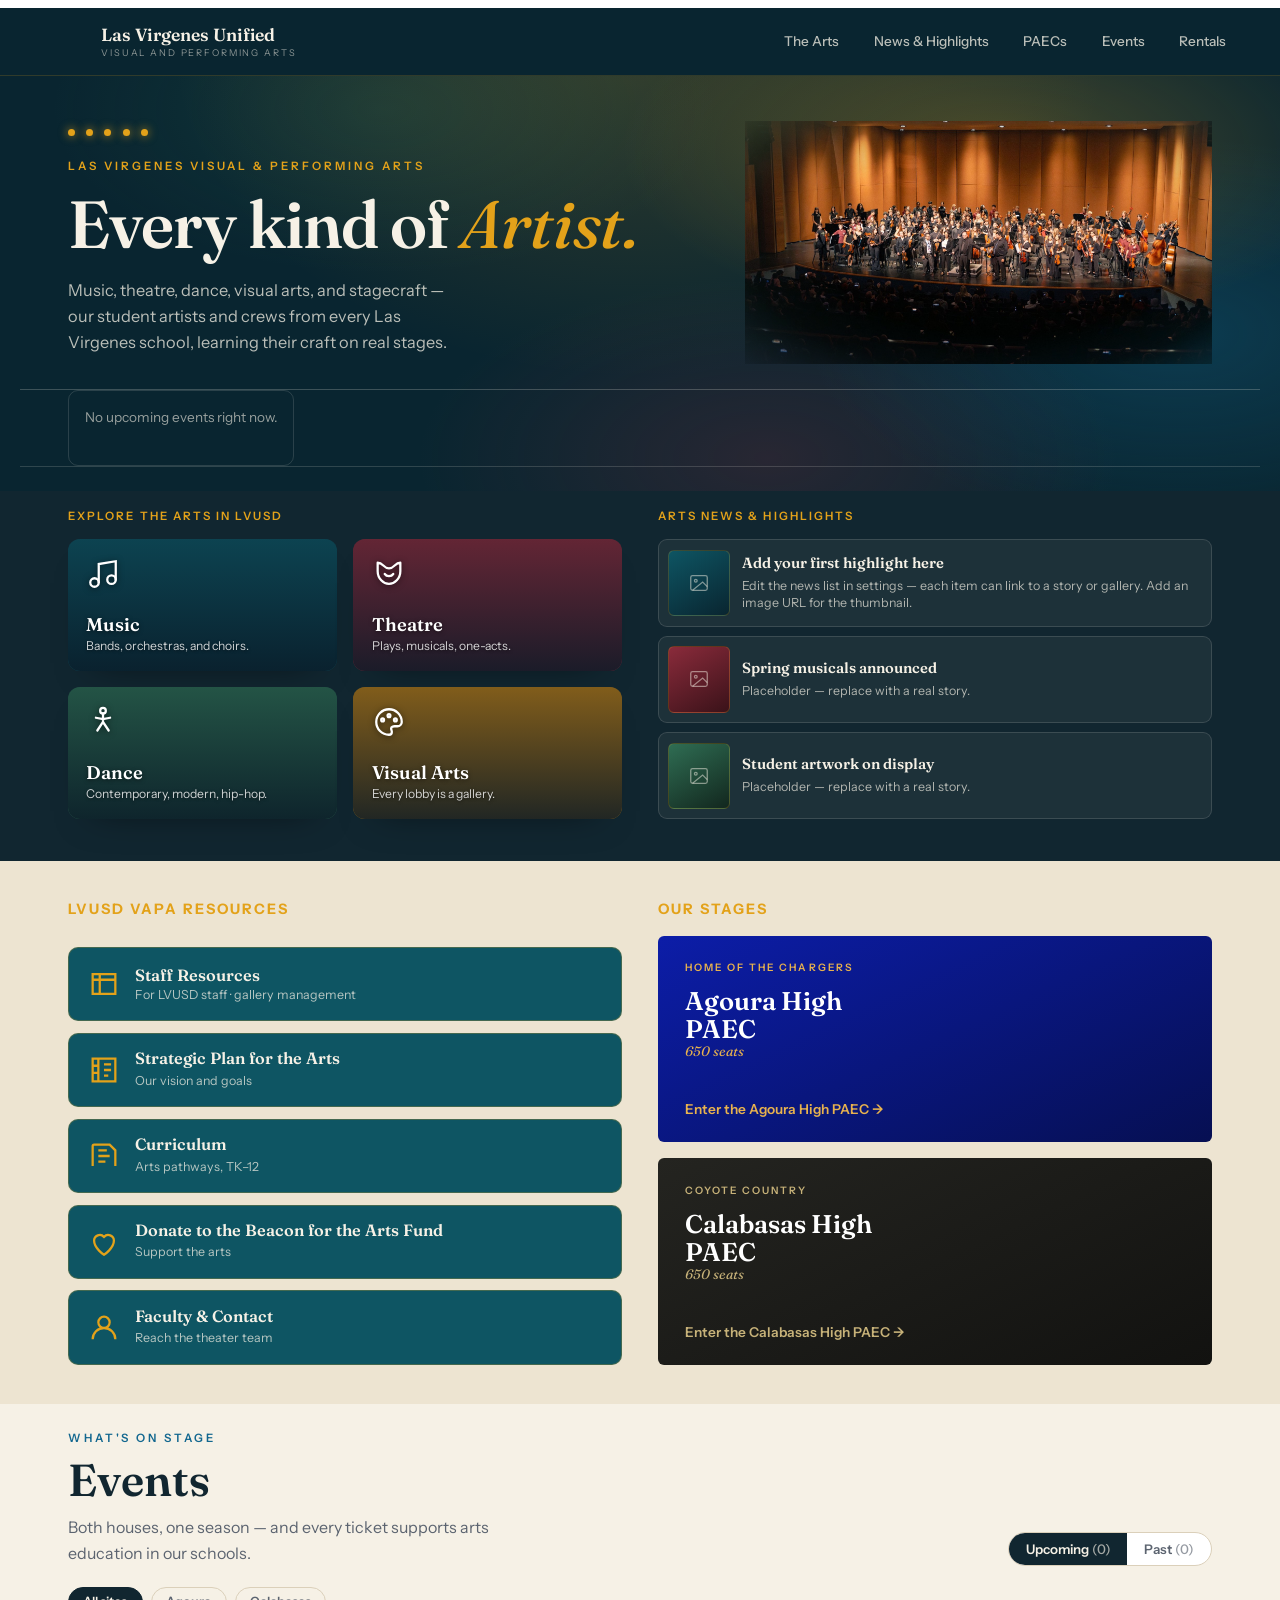
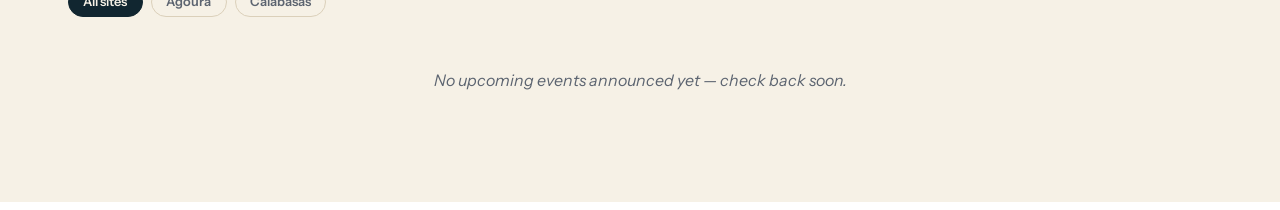
<file: index.html>
<!doctype html>
<html lang="en">
<head>
<meta charset="utf-8">
<meta name="viewport" content="width=device-width, initial-scale=1">
<title>LVUSD Visual &amp; Performing Arts</title>
<meta name="description" content="Las Virgenes Unified School District Visual &amp; Performing Arts — The PAECs: performances, programs, and performing arts education centers at Agoura High and Calabasas High.">
<meta property="og:title" content="LVUSD Visual & Performing Arts">
<meta property="og:description" content="Performances, programs, and the Performing Arts Education Centers at Agoura High and Calabasas High.">
<meta property="og:type" content="website">
<link rel="preconnect" href="https://fonts.googleapis.com">
<link rel="preconnect" href="https://fonts.gstatic.com" crossorigin>
</head>
<body>
<div id="paecs-app">
  <div class="pc-pg pc-hub pc-on" data-page="hub">
    <div class="pc-bar">
    <button class="pc-brand" data-go="hub"><span class="pc-logo" data-logo="shield"></span><span><b data-t="brand.name"></b><small data-t="brand.sub"></small></span></button>
    <nav class="pc-nav">
      <button data-scroll="arts" data-t="hub.nav.arts"></button>
      <button data-scroll="news" data-t="hub.nav.news"></button>
      <button data-scroll="stages" data-t="hub.nav.centers"></button>
      <button data-scroll="season" data-t="hub.nav.season"></button>
      <button data-go="rentals" data-t="hub.nav.rentals"></button>
    </nav>
    </div>

    <section class="pc-stage">
    <div class="pc-wrap pc-hero">
      <div>
        <div class="pc-bulbs"><i></i><i></i><i></i><i></i><i></i></div>
        <div class="pc-eyebrow" data-t="hub.hero.kicker"></div>
        <h1 class="pc-title" data-t="hub.hero.title"></h1>
        <p class="pc-lede" data-t="hub.hero.lede"></p>

      </div>
      <div class="lvusd-hero-gallery" role="group" aria-label="LVUSD student performance photographs">
        <img class="lvusd-hero-photo is-visible" src="assets/hero/orchestra-pathways.jpg" alt="Orchestra Pathways concert performers on stage" decoding="async" fetchpriority="high">
        <img class="lvusd-hero-photo" src="assets/hero/chs-clue.jpg" alt="CHS Clue cast performing on stage" decoding="async" loading="lazy">
      </div>
    </div>
    <div class="pc-wrap pc-event-rail" data-featured aria-label="Next upcoming performances"></div>
    </section>

    <section class="pc-sec pc-dark pc-artsband" data-anchor="arts">
    <div class="pc-wrap">
      <div class="pc-artsplit">
        <div class="pc-artsleft">
          <h2 class="pc-colh" data-t="hub.arts.heading"></h2>
          <div class="pc-progs pc-tiles pc-tiles-2x2" data-progs="hub.arts.programs"></div>
        </div>
        <div class="pc-artsright" data-anchor="news">
          <h2 class="pc-colh" data-t="hub.news.title"></h2>
          <div class="pc-news" data-news="hub.news.items"></div>
        </div>
      </div>
    </div>
    </section>

    <section class="pc-sec pc-tint pc-stagesband" data-anchor="stages">
    <div class="pc-wrap">
      <div class="pc-stagesplit">
        <div class="pc-quicklinks">
          <div class="pc-colh">LVUSD VAPA Resources</div>

          <button class="pc-qlink pc-staff-quicklink" type="button" data-go="staffresources"><span class="pc-qic"><svg viewBox="0 0 24 24" fill="none" stroke="currentColor" stroke-width="1.6"><path d="M4 5h16v14H4zM4 9h16M9 5v14"/></svg></span><span><b>Staff Resources</b><small>For LVUSD staff · gallery management</small></span></button>
          <a class="pc-qlink" href="https://docs.google.com/document/d/1AmJ2IwPrS68CHri04uB6m5fiPu1uaeTUscaCZ2FDVmI/edit?usp=sharing" target="_blank" rel="noopener noreferrer"><span class="pc-qic"><svg viewBox="0 0 24 24" fill="none" stroke="currentColor" stroke-width="1.6"><path d="M4 4h16v16H4zM8 4v16M4 9h4M4 14h4M12 8h5M12 12h5M12 16h3"/></svg></span><span><b>Strategic Plan for the Arts</b><small>Our vision and goals</small></span></a>
          <a class="pc-qlink" href="#"><span class="pc-qic"><svg viewBox="0 0 24 24" fill="none" stroke="currentColor" stroke-width="1.6"><path d="M4 19V5a1 1 0 011-1h11l4 4v11M8 8h6M8 12h8M8 16h5"/></svg></span><span><b>Curriculum</b><small>Arts pathways, TK&ndash;12</small></span></a>
          <a class="pc-qlink" href="#"><span class="pc-qic"><svg viewBox="0 0 24 24" fill="none" stroke="currentColor" stroke-width="1.6"><path d="M12 21s-7-4.5-7-10a4 4 0 017-2.6A4 4 0 0119 11c0 5.5-7 10-7 10z"/></svg></span><span><b>Donate to the Beacon for the Arts Fund</b><small>Support the arts</small></span></a>
          <a class="pc-qlink" href="https://sites.google.com/lvusd.org/vapa/home/faculty" target="_blank" rel="noopener noreferrer"><span class="pc-qic"><svg viewBox="0 0 24 24" fill="none" stroke="currentColor" stroke-width="1.6"><path d="M12 12a4 4 0 100-8 4 4 0 000 8zM4 20a8 8 0 0116 0"/></svg></span><span><b>Faculty &amp; Contact</b><small>Reach the theater team</small></span></a>
        </div>
        <div class="pc-venues-col"><div class="pc-colh">Our Stages</div>
        <div class="pc-venues pc-venues-stack">
        <button class="pc-venue pc-v-a" data-go="agoura">
          <span class="pc-crest" data-logo="agoura"></span>
          <span class="pc-campus" data-t="hub.stages.agoura.campus"></span>
          <span class="pc-vname" data-t="hub.stages.agoura.name"></span>
          <span class="pc-vsub" data-t="hub.stages.agoura.sub"></span>
          <span class="pc-vlist" data-list="hub.stages.agoura.features"></span>
          <span class="pc-enter" data-t="hub.stages.agoura.enter"></span>
        </button>
        <button class="pc-venue pc-v-c" data-go="calabasas">
          <span class="pc-crest" data-logo="cal"></span>
          <span class="pc-campus" data-t="hub.stages.calabasas.campus"></span>
          <span class="pc-vname" data-t="hub.stages.calabasas.name"></span>
          <span class="pc-vsub" data-t="hub.stages.calabasas.sub"></span>
          <span class="pc-vlist" data-list="hub.stages.calabasas.features"></span>
          <span class="pc-enter" data-t="hub.stages.calabasas.enter"></span>
        </button>
        </div></div>
      </div>
    </div>
    </section>

    <section class="pc-sec" data-anchor="season">
    <div class="pc-wrap">
      <div class="pc-head">
        <div>
          <div class="pc-kicker" data-t="hub.season.kicker"></div>
          <h2 data-t="hub.season.heading"></h2>
          <p data-t="hub.season.text"></p>
        </div>
        <div class="pc-toggle">
          <button class="pc-on" data-view="upcoming"><span class="pc-lbl" data-t="labels.upcoming"></span> <span class="pc-ct"></span></button>
          <button data-view="past"><span class="pc-lbl" data-t="labels.past"></span> <span class="pc-ct"></span></button>
        </div>
      </div>
      <div class="pc-cfilter">
        <button class="pc-on" data-center=""><span data-t="labels.allCenters"></span></button>
        <button data-center="APAEC"><span data-t="labels.agouraShort"></span></button>
        <button data-center="CPAEC"><span data-t="labels.calabasasShort"></span></button>
      </div>
      <div class="pc-events pc-events-compact" data-season="" data-window="2"></div>
    </div>
    </section>

    

    

      

    

    


  </div>

  <div class="pc-pg pc-agoura" data-page="agoura">
    <div class="pc-bar">
      <button class="pc-brand" data-go="hub" aria-label="LVUSD Visual and Performing Arts home"><span class="pc-logo" data-logo="shield"></span><span><b data-t="brand.name"></b><small data-t="brand.sub"></small></span></button>
      <nav class="pc-nav" aria-label="Main navigation">
        <button data-goscroll="hub:arts" data-t="hub.nav.arts"></button>
        <button data-goscroll="hub:news" data-t="hub.nav.news"></button>
        <button data-goscroll="hub:stages" data-t="hub.nav.centers"></button>
        <button data-goscroll="hub:season" data-t="hub.nav.season"></button>
        <button data-go="rentals" data-t="hub.nav.rentals"></button>
      </nav>
    </div>
    <section class="pc-stage">
    <div class="pc-wrap pc-hero">
      <div>
        <div class="pc-eyebrow" data-t="agoura.hero.kicker"></div>
        <h1 class="pc-title" data-t="agoura.hero.title"></h1>
        <p class="pc-lede" data-t="agoura.hero.lede"></p>
        <div class="pc-cta"><button class="pc-btn" data-scroll="aseason" data-t="agoura.hero.button1"></button><button class="pc-btn pc-ghost" data-go="hub" data-t="agoura.hero.button2"></button></div>
      </div>
      <img class="pc-hero-facility" src="assets/paec/agoura-paec-exterior.jpg" alt="Exterior of the Agoura High Performing Arts Education Center at dusk" decoding="async">
    </div>
    </section>
    <section class="pc-sec" data-anchor="aseason">
    <div class="pc-wrap">
      <div class="pc-head">
        <div><div class="pc-kicker" data-t="agoura.season.kicker"></div><h2 data-t="agoura.season.heading"></h2><p data-t="agoura.season.text"></p></div>
        <div class="pc-toggle">
          <button class="pc-on" data-view="upcoming"><span class="pc-lbl" data-t="labels.upcoming"></span> <span class="pc-ct"></span></button>
          <button data-view="past"><span class="pc-lbl" data-t="labels.past"></span> <span class="pc-ct"></span></button>
        </div>
      </div>
      <div class="pc-events" data-season="APAEC"></div>
    </div>
    </section>
    <section class="pc-sec pc-dark" data-anchor="aarts">
    <div class="pc-wrap">
      <div class="pc-head"><div><div class="pc-kicker" data-t="agoura.programs.kicker"></div><h2 data-t="agoura.programs.heading"></h2><p data-t="agoura.programs.text"></p></div></div>
      <div class="pc-progs" data-progs="agoura.programs.list"></div>
      <div class="pc-schools"><h3 data-t="agoura.schools.title"></h3><div class="pc-sgroups" data-schools="agoura.schools.groups"></div></div>
    </div>
    </section>
    <section class="pc-sec">
    <div class="pc-wrap"><div class="pc-band"><div><div class="pc-kicker pc-gold" data-t="agoura.rentals.kicker"></div><h2 data-t="agoura.rentals.heading"></h2><p data-t="agoura.rentals.text"></p></div></div></div>
    </section>
  </div>

  <div class="pc-pg pc-cal" data-page="calabasas">
    <div class="pc-bar">
      <button class="pc-brand" data-go="hub" aria-label="LVUSD Visual and Performing Arts home"><span class="pc-logo" data-logo="shield"></span><span><b data-t="brand.name"></b><small data-t="brand.sub"></small></span></button>
      <nav class="pc-nav" aria-label="Main navigation">
        <button data-goscroll="hub:arts" data-t="hub.nav.arts"></button>
        <button data-goscroll="hub:news" data-t="hub.nav.news"></button>
        <button data-goscroll="hub:stages" data-t="hub.nav.centers"></button>
        <button data-goscroll="hub:season" data-t="hub.nav.season"></button>
        <button data-go="rentals" data-t="hub.nav.rentals"></button>
      </nav>
    </div>
    <section class="pc-stage">
    <div class="pc-wrap pc-hero">
      <div>
        <div class="pc-eyebrow" data-t="calabasas.hero.kicker"></div>
        <h1 class="pc-title" data-t="calabasas.hero.title"></h1>
        <p class="pc-lede" data-t="calabasas.hero.lede"></p>
        <div class="pc-cta"><button class="pc-btn" data-scroll="cseason" data-t="calabasas.hero.button1"></button><button class="pc-btn pc-ghost" data-go="hub" data-t="calabasas.hero.button2"></button></div>
      </div>
      <img class="pc-hero-facility" src="assets/paec/calabasas-paec-exterior.jpg" alt="Exterior of the Calabasas High Performing Arts Education Center at dusk" decoding="async">
    </div>
    </section>
    <section class="pc-sec" data-anchor="cseason">
    <div class="pc-wrap">
      <div class="pc-head">
        <div><div class="pc-kicker" data-t="calabasas.season.kicker"></div><h2 data-t="calabasas.season.heading"></h2><p data-t="calabasas.season.text"></p></div>
        <div class="pc-toggle">
          <button class="pc-on" data-view="upcoming"><span class="pc-lbl" data-t="labels.upcoming"></span> <span class="pc-ct"></span></button>
          <button data-view="past"><span class="pc-lbl" data-t="labels.past"></span> <span class="pc-ct"></span></button>
        </div>
      </div>
      <div class="pc-events" data-season="CPAEC"></div>
    </div>
    </section>
    <section class="pc-sec pc-dark" data-anchor="carts">
    <div class="pc-wrap">
      <div class="pc-head"><div><div class="pc-kicker" data-t="calabasas.programs.kicker"></div><h2 data-t="calabasas.programs.heading"></h2><p data-t="calabasas.programs.text"></p></div></div>
      <div class="pc-progs" data-progs="calabasas.programs.list"></div>
      <div class="pc-schools"><h3 data-t="calabasas.schools.title"></h3><div class="pc-sgroups" data-schools="calabasas.schools.groups"></div></div>
    </div>
    </section>
    <section class="pc-sec">
    <div class="pc-wrap"><div class="pc-band"><div><div class="pc-kicker pc-gold" data-t="calabasas.rentals.kicker"></div><h2 data-t="calabasas.rentals.heading"></h2><p data-t="calabasas.rentals.text"></p></div></div></div>
    </section>
  </div>

  <div class="pc-pg pc-rent" data-page="rentals">
    <div class="pc-bar">
      <button class="pc-brand" data-go="hub" aria-label="LVUSD Visual and Performing Arts home"><span class="pc-logo" data-logo="shield"></span><span><b data-t="brand.name"></b><small data-t="brand.sub"></small></span></button>
      <nav class="pc-nav" aria-label="Main navigation">
        <button data-goscroll="hub:arts" data-t="hub.nav.arts"></button>
        <button data-goscroll="hub:news" data-t="hub.nav.news"></button>
        <button data-goscroll="hub:stages" data-t="hub.nav.centers"></button>
        <button data-goscroll="hub:season" data-t="hub.nav.season"></button>
        <button data-go="rentals" data-t="hub.nav.rentals"></button>
      </nav>
    </div>
    <section class="pc-stage">
    <div class="pc-wrap pc-hero">
      <div>
        <div class="pc-eyebrow" data-t="rentals.hero.kicker"></div>
        <h1 class="pc-title" data-t="rentals.hero.title"></h1>
        <p class="pc-lede" data-t="rentals.hero.lede"></p>
        <div class="pc-cta">
          <button class="pc-btn" data-scroll="rbook" data-t="rentals.hero.button1"></button>
          <button class="pc-btn pc-ghost" data-scroll="rspaces" data-t="rentals.hero.button2"></button>
        </div>
      </div>
      <div class="pc-hero-crest" data-logo="shield"></div>
    </div>
    </section>
    <section class="pc-sec" data-anchor="rspaces">
    <div class="pc-wrap">
      <div class="pc-head"><div><div class="pc-kicker" data-t="rentals.spaces.kicker"></div><h2 data-t="rentals.spaces.heading"></h2><p data-t="rentals.spaces.text"></p></div></div>
      <div class="pc-spaces" data-spaces="rentals.spaces.list"></div>
    </div>
    </section>
    <section class="pc-sec pc-tint" data-anchor="rgallery">
    <div class="pc-wrap">
      <div class="pc-head"><div><div class="pc-kicker" data-t="rentals.gallery.kicker"></div><h2 data-t="rentals.gallery.heading"></h2><p data-t="rentals.gallery.text"></p></div></div>
      <div class="pc-gal" data-gallery="rentals.gallery.images" data-solo="1"></div>
    </div>
    </section>

    <section class="pc-sec pc-dark" data-anchor="rtech">
    <div class="pc-wrap">
      <div class="pc-head"><div><div class="pc-kicker" data-t="rentals.tech.kicker"></div><h2 data-t="rentals.tech.heading"></h2><p data-t="rentals.tech.text"></p></div></div>
      <div class="pc-progs" data-specs="rentals.tech.list"></div>
    </div>
    </section>
    <section class="pc-sec pc-tint" data-anchor="rcost">
    <div class="pc-wrap">
      <div class="pc-head"><div><div class="pc-kicker" data-t="rentals.cost.kicker"></div><h2 data-t="rentals.cost.heading"></h2><p data-t="rentals.cost.text"></p></div></div>
      <div class="pc-fe">
        <div class="pc-fe-callout"><span class="pc-fe-tag" data-t="rentals.cost.calloutTag"></span><p data-t="rentals.cost.calloutText"></p></div>
        <div class="pc-fe-grid">
          <div>
            <div class="pc-fe-card">
              <h3><span class="pc-fe-num">01</span> Who&rsquo;s renting?</h3>
              <p class="pc-fe-hint">Your tier sets every rate below. Most outside groups fall into Tier III or IV.</p>
              <div class="pc-fe-tiers" id="pcFeTiers"></div>
            </div>
            <div class="pc-fe-card">
              <h3><span class="pc-fe-num">02</span> Spaces</h3>
              <p class="pc-fe-hint">Enter <b>rental hours</b> &mdash; your full time in the space. For the MainStage and Black Box, also enter <b>show hours</b>, the time an audience is present, which sets front-of-house staffing.</p>
              <div id="pcFeSpaces"></div>
            </div>
            <div class="pc-fe-card">
              <h3><span class="pc-fe-num">03</span> Staffing</h3>
              <p class="pc-fe-hint">Front of house matches your show hours; back of house and custodial match total space hours. Set how many staff you need. Admin &amp; box office is a flat fee on every booking.</p>
              <div id="pcFeStaff"></div>
            </div>
            <div class="pc-fe-card">
              <h3><span class="pc-fe-num">04</span> Equipment</h3>
              <p class="pc-fe-hint">Daily or per-use fees. Set the number of days where it applies.</p>
              <div id="pcFeEquip"></div>
              <div class="pc-fe-incl">
                <div class="pc-fe-inclhead"><span class="pc-fe-pill">Included</span> Comes with the space, no charge</div>
                <div class="pc-fe-inclgrid">
                  <div>
                    <h4>Stage &amp; lighting</h4>
                    <ul><li>Black and white scrims (MainStage)</li><li>Cyclorama (Black Box)</li><li>Followspots</li><li>Intelligent lighting fixtures</li><li>Mirror ball</li><li>Antari F3 hazer, Rosco 1800 fogger</li><li>Pipe and drape, as available</li></ul>
                  </div>
                  <div>
                    <h4>Tables &amp; chairs</h4>
                    <ul><li>8-ft and 6-ft tables</li><li>Table linens, as available</li><li>Wenger orchestra chairs, up to 73</li></ul>
                  </div>
                  <div>
                    <h4>Audio</h4>
                    <ul><li>16 wireless handheld mics</li><li>16 wireless lavalier mics</li><li>16 DPA headset mics</li><li>Yamaha M7CL-48 ES console</li><li>Drum kit microphones</li></ul>
                  </div>
                </div>
                <p class="pc-fe-inclfoot">Additional backline and instruments available on request.</p>
              </div>
            </div>
            <p class="pc-fe-fine"><b>Filming:</b> the base rate covers a six-hour minimum; time past six is billed at the additional-hour rate.<br><b>Pianos:</b> rates don&rsquo;t include tuning, which is billed separately.<br><b>Annual escalation:</b> rates rise each year by the greater of 3% or CPI.</p>
          </div>
          <div>
            <div class="pc-fe-ticket">
              <div class="pc-fe-thead"><div class="pc-fe-k">Estimate</div><div class="pc-fe-tiernow" id="pcFeTierNow"></div></div>
              <div class="pc-fe-items" id="pcFeItems"></div>
              <div class="pc-fe-total"><span class="pc-fe-tl">Total est.</span><span class="pc-fe-tv" id="pcFeTotal">$0</span></div>
              <div class="pc-fe-tnote">A planning estimate. Final staffing and fees are set to fit your event.</div>
            </div>
            <button class="pc-fe-reset" id="pcFeReset">Clear everything</button>
          </div>
        </div>
        <p class="pc-fe-legal" data-t="rentals.cost.legal"></p>
      </div>
    </div>
    </section>

    <section class="pc-sec" data-anchor="rbook">
    <div class="pc-wrap">
      <div class="pc-band">
        <div class="pc-rcta">
          <div class="pc-rcopy">
            <h3 data-t="rentals.book.title"></h3>
            <div data-paras="rentals.book.lines"></div>
          </div>
          <div class="pc-rlinks" data-links="rentals.book.links"></div>
          <button class="pc-faqlink pc-left" data-go="faq" data-t="rentals.book.faqLink"></button>
        </div>
      </div>
    </div>
    </section>
  </div>

  <div class="pc-pg pc-faq" data-page="faq">
    <div class="pc-bar">
      <button class="pc-brand" data-go="hub" aria-label="LVUSD Visual and Performing Arts home"><span class="pc-logo" data-logo="shield"></span><span><b data-t="brand.name"></b><small data-t="brand.sub"></small></span></button>
      <nav class="pc-nav" aria-label="Main navigation">
        <button data-goscroll="hub:arts" data-t="hub.nav.arts"></button>
        <button data-goscroll="hub:news" data-t="hub.nav.news"></button>
        <button data-goscroll="hub:stages" data-t="hub.nav.centers"></button>
        <button data-goscroll="hub:season" data-t="hub.nav.season"></button>
        <button data-go="rentals" data-t="hub.nav.rentals"></button>
      </nav>
    </div>
    <section class="pc-stage">
    <div class="pc-wrap pc-hero">
      <div>
        <div class="pc-eyebrow" data-t="faq.hero.kicker"></div>
        <h1 class="pc-title" data-t="faq.hero.title"></h1>
        <p class="pc-lede" data-t="faq.hero.lede"></p>
      </div>
      <div class="pc-hero-crest" data-logo="shield"></div>
    </div>
    </section>
    <section class="pc-sec">
    <div class="pc-wrap">
      <div class="pc-faqlist" data-faq="faq.categories"></div>
    </div>
    </section>
  </div>

  <div class="pc-pg pc-music" data-page="music">
    <div class="pc-bar">
      <button class="pc-brand" data-go="hub" aria-label="LVUSD Visual and Performing Arts home"><span class="pc-logo" data-logo="shield"></span><span><b data-t="brand.name"></b><small data-t="brand.sub"></small></span></button>
      <nav class="pc-nav" aria-label="Main navigation">
        <button data-goscroll="hub:arts" data-t="hub.nav.arts"></button>
        <button data-goscroll="hub:news" data-t="hub.nav.news"></button>
        <button data-goscroll="hub:stages" data-t="hub.nav.centers"></button>
        <button data-goscroll="hub:season" data-t="hub.nav.season"></button>
        <button data-go="rentals" data-t="hub.nav.rentals"></button>
      </nav>
    </div>
    <section class="pc-stage">
    <div class="pc-wrap pc-hero">
      <div>
        <div class="pc-eyebrow" data-t="music.hero.kicker"></div>
        <h1 class="pc-title" data-t="music.hero.title"></h1>
        <p class="pc-lede" data-t="music.hero.lede"></p>
      </div>
      <div class="pc-hero-crest" data-logo="shield"></div>
    </div>
    </section>
    <section class="pc-sec">
    <div class="pc-wrap">
      <div class="pc-introrow">
        <div class="pc-about" data-about="music.about"></div>
        <div class="pc-introphotos pc-gal" data-gallery="music.photos" data-placeholder="1"></div>
      </div>
      <div class="pc-pathway" data-pathway="music.pathway"></div>
    </div>
    </section>
  </div>


  <div class="pc-pg pc-disc" data-page="theatre">
    <div class="pc-bar">
      <button class="pc-brand" data-go="hub" aria-label="LVUSD Visual and Performing Arts home"><span class="pc-logo" data-logo="shield"></span><span><b data-t="brand.name"></b><small data-t="brand.sub"></small></span></button>
      <nav class="pc-nav" aria-label="Main navigation">
        <button data-goscroll="hub:arts" data-t="hub.nav.arts"></button>
        <button data-goscroll="hub:news" data-t="hub.nav.news"></button>
        <button data-goscroll="hub:stages" data-t="hub.nav.centers"></button>
        <button data-goscroll="hub:season" data-t="hub.nav.season"></button>
        <button data-go="rentals" data-t="hub.nav.rentals"></button>
      </nav>
    </div>
    <section class="pc-stage"><div class="pc-stage-bg" data-bg="hub.hero.bg"></div>
      <div class="pc-wrap pc-hero">
        <div>
          <div class="pc-eyebrow" data-t="theatre.hero.kicker"></div>
          <h1 class="pc-title" data-t="theatre.hero.title"></h1>
          <p class="pc-lede" data-t="theatre.hero.lede"></p>
        </div>
        <div class="pc-hero-crest" data-logo="shield"></div>
      </div>
    </section>
    <section class="pc-sec">
      <div class="pc-wrap">
        <div class="pc-head"><div><div class="pc-kicker" data-t="theatre.programs.kicker"></div><h2 data-t="theatre.programs.heading"></h2><p data-t="theatre.programs.text"></p></div></div>
        <div class="pc-dcols" data-dgroups="theatre.programs.groups"></div>
      </div>
    </section>
  </div>

  <div class="pc-pg pc-disc" data-page="dance">
    <div class="pc-bar">
      <button class="pc-brand" data-go="hub" aria-label="LVUSD Visual and Performing Arts home"><span class="pc-logo" data-logo="shield"></span><span><b data-t="brand.name"></b><small data-t="brand.sub"></small></span></button>
      <nav class="pc-nav" aria-label="Main navigation">
        <button data-goscroll="hub:arts" data-t="hub.nav.arts"></button>
        <button data-goscroll="hub:news" data-t="hub.nav.news"></button>
        <button data-goscroll="hub:stages" data-t="hub.nav.centers"></button>
        <button data-goscroll="hub:season" data-t="hub.nav.season"></button>
        <button data-go="rentals" data-t="hub.nav.rentals"></button>
      </nav>
    </div>
    <section class="pc-stage">
      <div class="pc-wrap pc-hero">
        <div>
          <div class="pc-eyebrow" data-t="dance.hero.kicker"></div>
          <h1 class="pc-title" data-t="dance.hero.title"></h1>
          <p class="pc-lede" data-t="dance.hero.lede"></p>
        </div>
        <div class="pc-hero-crest" data-logo="shield"></div>
      </div>
    </section>
    <section class="pc-sec">
      <div class="pc-wrap">
        <div class="pc-head"><div><div class="pc-kicker" data-t="dance.programs.kicker"></div><h2 data-t="dance.programs.heading"></h2><p data-t="dance.programs.text"></p></div></div>
        <div class="pc-dcols" data-dgroups="dance.programs.groups"></div>
      </div>
    </section>
  </div>

  <div class="pc-pg pc-disc" data-page="visual">
    <div class="pc-bar">
      <button class="pc-brand" data-go="hub" aria-label="LVUSD Visual and Performing Arts home"><span class="pc-logo" data-logo="shield"></span><span><b data-t="brand.name"></b><small data-t="brand.sub"></small></span></button>
      <nav class="pc-nav" aria-label="Main navigation">
        <button data-goscroll="hub:arts" data-t="hub.nav.arts"></button>
        <button data-goscroll="hub:news" data-t="hub.nav.news"></button>
        <button data-goscroll="hub:stages" data-t="hub.nav.centers"></button>
        <button data-goscroll="hub:season" data-t="hub.nav.season"></button>
        <button data-go="rentals" data-t="hub.nav.rentals"></button>
      </nav>
    </div>
    <section class="pc-stage">
      <div class="pc-wrap pc-hero">
        <div>
          <div class="pc-eyebrow" data-t="visual.hero.kicker"></div>
          <h1 class="pc-title" data-t="visual.hero.title"></h1>
          <p class="pc-lede" data-t="visual.hero.lede"></p>
        </div>
        <div class="pc-hero-crest" data-logo="shield"></div>
      </div>
    </section>
    <section class="pc-gallery-content pc-artcollection-intro">
      <div class="pc-wrap">
        <div class="pc-gallery-heading"><div><div class="pc-kicker">STUDENT ART COLLECTION</div><h1>Art from across LVUSD.</h1><p>Explore artworks by our student artists. Filter by school, grade, medium or style.</p></div><span class="pc-gallery-count" id="gallery-count">Loading gallery…</span></div>
        <div class="pc-gallery-filters" aria-label="Filter student artwork">
          <label>School<select id="gallery-school"><option value="">All schools</option></select></label>
          <label>Grade Created<select id="gallery-grade"><option value="">All grades</option></select></label>
          <label>School Year Created<select id="gallery-year"><option value="">All school years</option></select></label>
          <label>Medium<select id="gallery-medium"><option value="">All mediums</option></select></label>
          <label>Style<select id="gallery-style"><option value="">All styles</option></select></label>
          <label>Search<input type="search" id="gallery-search" placeholder="Title or Artist" /></label>
        </div>
        <p class="pc-gallery-source" id="gallery-source" role="status">Loading approved gallery artwork…</p>
        <div class="pc-gallery-grid" id="gallery-grid"></div>
        <p class="pc-gallery-empty" id="gallery-empty" hidden>No artworks match these filters.</p>
      </div>
    </section>
    <dialog class="pc-gallery-dialog" id="gallery-dialog" aria-label="Artwork details"><button id="gallery-close" aria-label="Close artwork details" type="button">×</button><img id="gallery-dialog-image" alt=""/><div><h2 id="gallery-dialog-title"></h2><p id="gallery-dialog-meta"></p></div></dialog>

    <section class="pc-sec">
      <div class="pc-wrap">
        <div class="pc-head"><div><div class="pc-kicker" data-t="visual.programs.kicker"></div><h2 data-t="visual.programs.heading"></h2><p data-t="visual.programs.text"></p></div></div>
        <div class="pc-dcols" data-dgroups="visual.programs.groups"></div>
      </div>
    </section>

  </div>



  <div class="pc-pg pc-disc pc-staff-page" data-page="staffresources">
    <div class="pc-bar">
      <button class="pc-brand" data-go="hub" aria-label="LVUSD Visual and Performing Arts home"><span class="pc-logo" data-logo="shield"></span><span><b data-t="brand.name"></b><small data-t="brand.sub"></small></span></button>
      <nav class="pc-nav" aria-label="Main navigation">
        <button data-goscroll="hub:arts" data-t="hub.nav.arts"></button>
        <button data-goscroll="hub:news" data-t="hub.nav.news"></button>
        <button data-goscroll="hub:stages" data-t="hub.nav.centers"></button>
        <button data-goscroll="hub:season" data-t="hub.nav.season"></button>
        <button data-go="rentals" data-t="hub.nav.rentals"></button>
      </nav>
    </div>
    <section class="pc-staff-content">
      <div class="pc-wrap">
        <div class="pc-kicker">LVUSD STAFF RESOURCES</div>
        <h1>Tools for our arts educators.</h1>
        <p class="pc-staff-lede">Quick access to the tools supporting arts programs across LVUSD.</p>
        <div class="pc-staff-directory">
          <article class="pc-staff-card">
            <div class="pc-staff-card-body">
              <span class="pc-staff-tag">VISUAL ARTS</span>
              <h2>Art Gallery Management</h2>
              <p>Submit, review and publish student artwork for the district gallery.</p>
            </div>
            <div class="pc-staff-card-footer">
              <span class="pc-staff-access">LVUSD Google sign-in · Pilot staff</span>
              <div class="pc-staff-actions">
                <a href="https://script.google.com/a/macros/lvusd.org/s/AKfycbx8gru5-IYWEbeqjZ6mUCkMIRZhXJBhfu4okk1aNFl5zUUR4tdiOmKe2C6zeGRDtajkIQ/exec" class="pc-gallery-primary" target="_blank" rel="noopener noreferrer">Open management <span aria-hidden="true">↗</span></a>
                <button data-go="visual" class="pc-staff-alt" type="button">Public gallery</button>
              </div>
            </div>
          </article>
          <article class="pc-staff-card">
            <div class="pc-staff-card-body">
              <span class="pc-staff-tag">PERFORMING ARTS CENTERS</span>
              <h2>PAEC Workspace</h2>
              <p>Plan productions, coordinate crews, manage staffing and view event details.</p>
            </div>
            <div class="pc-staff-card-footer">
              <span class="pc-staff-access">Authorized PAEC staff · Sign-in required</span>
              <div class="pc-staff-actions">
                <a href="https://paec-workspace-demo.cbloom438125.chatgpt.site/" class="pc-gallery-primary" target="_blank" rel="noopener noreferrer">Open workspace <span aria-hidden="true">↗</span></a>
              </div>
            </div>
          </article>
        </div>
      </div>
    </section>
  </div>

  <div class="pc-pg pc-disc" data-page="stagecraft">
    <div class="pc-bar">
      <button class="pc-brand" data-go="hub" aria-label="LVUSD Visual and Performing Arts home"><span class="pc-logo" data-logo="shield"></span><span><b data-t="brand.name"></b><small data-t="brand.sub"></small></span></button>
      <nav class="pc-nav" aria-label="Main navigation">
        <button data-goscroll="hub:arts" data-t="hub.nav.arts"></button>
        <button data-goscroll="hub:news" data-t="hub.nav.news"></button>
        <button data-goscroll="hub:stages" data-t="hub.nav.centers"></button>
        <button data-goscroll="hub:season" data-t="hub.nav.season"></button>
        <button data-go="rentals" data-t="hub.nav.rentals"></button>
      </nav>
    </div>
    <section class="pc-stage">
      <div class="pc-wrap pc-hero">
        <div>
          <div class="pc-eyebrow" data-t="stagecraft.hero.kicker"></div>
          <h1 class="pc-title" data-t="stagecraft.hero.title"></h1>
          <p class="pc-lede" data-t="stagecraft.hero.lede"></p>
        </div>
        <div class="pc-hero-crest" data-logo="shield"></div>
      </div>
    </section>
    <section class="pc-sec">
      <div class="pc-wrap">
        <div class="pc-head"><div><div class="pc-kicker" data-t="stagecraft.programs.kicker"></div><h2 data-t="stagecraft.programs.heading"></h2><p data-t="stagecraft.programs.text"></p></div></div>
        <div class="pc-dcols" data-dgroups="stagecraft.programs.groups"></div>
      </div>
    </section>
  </div>

</div>
<style>
@import url('https://fonts.googleapis.com/css2?family=Fraunces:ital,opsz,wght@0,9..144,500;0,9..144,600;1,9..144,500&family=Instrument+Sans:wght@400;500;600&display=swap');

#paecs-app{font-family:"Instrument Sans",system-ui,sans-serif !important;line-height:1.6 !important;color:#222A31 !important;text-align:left !important;--paper:#F6F1E6 !important;--line:#DBD0BA !important;--soft:#5C6470 !important;--text:#222A31 !important;position:relative !important;left:50% !important;width:100vw !important;max-width:100vw !important;margin-left:-50vw !important;margin-right:0 !important;overflow-x:hidden !important}
#paecs-app *,#paecs-app *::before,#paecs-app *::after{box-sizing:border-box !important}
#paecs-app h1,#paecs-app h2,#paecs-app h3,#paecs-app p,#paecs-app div,#paecs-app span,#paecs-app b,#paecs-app small,#paecs-app em,#paecs-app i,#paecs-app nav{margin:0 !important;padding:0 !important;text-transform:none !important;letter-spacing:normal !important}
#paecs-app button{margin:0 !important;font-family:inherit !important;border:0 !important;background:none !important;cursor:pointer !important;color:inherit !important;text-align:left !important;text-transform:none !important}
#paecs-app a{text-decoration:none !important;color:inherit !important}
#paecs-app img{display:block !important;max-width:100% !important;height:auto !important}


#paecs-app .pc-prog .pc-ic{display:block !important;color:var(--gold) !important;margin-bottom:.75rem !important}
#paecs-app .pc-prog .pc-ic svg{width:24px !important;height:24px !important;display:block !important}

#paecs-app .pc-hub{--gold:#E3A21A !important;--gold2:#F4B942 !important;--dark:#112630 !important;--hero:#092530 !important;--prim:#0E5563 !important;--acc:#12678F !important}
#paecs-app .pc-agoura{--gold:#E8B24E !important;--gold2:#F4C978 !important;--dark:#0C1DA8 !important;--hero:#060F52 !important;--prim:#0C1DA8 !important;--acc:#2E46D6 !important}
#paecs-app .pc-cal{--gold:#C7B279 !important;--gold2:#DBC894 !important;--dark:#161616 !important;--hero:#121210 !important;--prim:#1E1E1B !important;--acc:#8A7B4E !important}

#paecs-app .pc-pg{display:none !important}
#paecs-app .pc-pg.pc-on{display:block !important}
#paecs-app .pc-wrap{max-width:1240px !important;margin:0 auto !important;padding:0 clamp(1.1rem,4vw,3rem) !important}

#paecs-app .pc-bar{background:var(--hero) !important;border-bottom:1px solid rgba(227,162,26,.18) !important;display:flex !important;align-items:center !important;gap:1.2rem !important;padding:.9rem clamp(1.1rem,4vw,3rem) !important;flex-wrap:wrap !important}
#paecs-app .pc-brand{display:flex !important;align-items:center !important;gap:.7rem !important;color:var(--paper) !important}
#paecs-app .pc-brand b{font-family:"Fraunces",Georgia,serif !important;font-weight:600 !important;font-size:1.1rem !important;display:block !important;line-height:1.1 !important}
#paecs-app .pc-brand small{display:block !important;font-size:.58rem !important;letter-spacing:.2em !important;text-transform:uppercase !important;color:rgba(246,241,230,.55) !important;margin-top:3px !important}
#paecs-app .pc-logo{width:36px !important;height:36px !important;flex:none !important;display:block !important;background-size:contain !important;background-repeat:no-repeat !important;background-position:center !important}
#paecs-app .pc-nav{margin-left:auto !important;display:flex !important;gap:1.4rem !important;flex-wrap:wrap !important}
#paecs-app .pc-nav a,#paecs-app .pc-nav button{color:rgba(246,241,230,.75) !important;font-size:.85rem !important;font-weight:500 !important}
#paecs-app .pc-nav a:hover,#paecs-app .pc-nav button:hover{color:var(--paper) !important}
#paecs-app .pc-back{border:1px solid rgba(246,241,230,.3) !important;color:var(--paper) !important;padding:.4rem .8rem !important;border-radius:20px !important;font-size:.78rem !important}
#paecs-app .pc-back:hover{border-color:var(--gold) !important}

#paecs-app .pc-stage{position:relative !important;background:var(--hero) !important;color:var(--paper) !important;overflow:hidden !important}
#paecs-app .pc-stage::before{content:"" !important;position:absolute !important;top:-10% !important;left:50% !important;transform:translateX(-50%) !important;width:80% !important;height:90% !important;background:radial-gradient(ellipse at top,rgba(227,162,26,.20),transparent 65%) !important;pointer-events:none !important}
#paecs-app .pc-hero{position:relative !important;z-index:2 !important;display:grid !important;grid-template-columns:1.15fr .85fr !important;gap:clamp(1.8rem,5vw,4rem) !important;align-items:center !important;padding-top:clamp(2.2rem,5vw,3.6rem) !important;padding-bottom:clamp(1.4rem,3vw,2rem) !important}
#paecs-app .pc-bulbs{display:flex !important;gap:.7rem !important;margin-bottom:1.3rem !important}
#paecs-app .pc-bulbs i{width:7px !important;height:7px !important;border-radius:50% !important;background:var(--gold) !important;box-shadow:0 0 8px 1px rgba(227,162,26,.55) !important}
#paecs-app .pc-eyebrow{font-size:.72rem !important;font-weight:600 !important;letter-spacing:.26em !important;text-transform:uppercase !important;color:var(--gold) !important;margin-bottom:1rem !important}
#paecs-app .pc-title{font-family:"Fraunces",Georgia,serif !important;font-weight:600 !important;font-size:clamp(2.2rem,5.2vw,4.4rem) !important;line-height:1 !important;letter-spacing:-.015em !important;color:var(--paper) !important}
#paecs-app .pc-title em{font-style:italic !important;color:var(--gold) !important;font-weight:500 !important}
#paecs-app .pc-lede{margin-top:1.2rem !important;font-size:1.02rem !important;color:rgba(246,241,230,.75) !important;max-width:36ch !important}
#paecs-app .pc-cta{display:flex !important;gap:.9rem !important;margin-top:1.9rem !important;flex-wrap:wrap !important}
#paecs-app .pc-btn{background:var(--gold) !important;color:var(--hero) !important;padding:.8rem 1.5rem !important;border-radius:2px !important;font-weight:600 !important;font-size:.9rem !important}
#paecs-app .pc-btn:hover{background:var(--gold2) !important}
#paecs-app .pc-ghost{background:none !important;border:1px solid rgba(246,241,230,.3) !important;color:var(--paper) !important;font-weight:500 !important}
#paecs-app .pc-ghost:hover{border-color:var(--gold) !important}
#paecs-app .pc-hero-crest{min-height:300px !important;background-size:contain !important;background-repeat:no-repeat !important;background-position:center !important}

#paecs-app .pc-featured{display:flex !important;flex-direction:column !important;gap:1rem !important}
#paecs-app .pc-play{background:rgba(255,255,255,.05) !important;border:1px solid rgba(227,162,26,.28) !important;border-radius:6px !important;padding:1.8rem !important}
#paecs-app .pc-play .pc-tag{display:inline-block !important;font-size:.64rem !important;letter-spacing:.22em !important;text-transform:uppercase !important;color:var(--hero) !important;background:var(--gold) !important;padding:.26rem .6rem !important;border-radius:2px !important;font-weight:600 !important;margin-bottom:1rem !important}
#paecs-app .pc-play h3{font-family:"Fraunces",Georgia,serif !important;font-size:1.75rem !important;font-weight:600 !important;line-height:1.06 !important;color:var(--paper) !important;margin-bottom:.35rem !important}
#paecs-app .pc-play .pc-slog{font-family:"Fraunces",Georgia,serif !important;font-style:italic !important;color:var(--gold2) !important;font-size:.85rem !important;margin-bottom:1.2rem !important;display:block !important}
#paecs-app .pc-row{display:flex !important;justify-content:space-between !important;gap:1rem !important;padding:.62rem 0 !important;border-top:1px solid rgba(246,241,230,.12) !important;font-size:.88rem !important;color:var(--paper) !important}
#paecs-app .pc-row span:first-child{color:rgba(246,241,230,.5) !important}
#paecs-app .pc-book{display:block !important;text-align:center !important;margin-top:1.3rem !important;border:1px solid var(--gold) !important;color:var(--gold) !important;padding:.7rem !important;border-radius:2px !important;font-weight:600 !important;font-size:.85rem !important}
#paecs-app .pc-book:hover{background:var(--gold) !important;color:var(--hero) !important}
#paecs-app .pc-two{background:rgba(255,255,255,.05) !important;border:1px solid rgba(227,162,26,.28) !important;border-radius:6px !important;padding:1.3rem 1.4rem !important;display:block !important}
#paecs-app .pc-two:hover{border-color:var(--gold) !important}
#paecs-app .pc-two h4{font-family:"Fraunces",Georgia,serif !important;font-weight:600 !important;font-size:1.2rem !important;line-height:1.1 !important;color:var(--paper) !important;margin:.55rem 0 .4rem !important}
#paecs-app .pc-two .pc-meta{color:rgba(246,241,230,.7) !important;font-size:.82rem !important;display:block !important;margin-bottom:.9rem !important}
#paecs-app .pc-two .pc-foot{display:flex !important;justify-content:space-between !important;align-items:center !important;border-top:1px solid rgba(246,241,230,.12) !important;padding-top:.8rem !important;font-size:.85rem !important;color:var(--paper) !important}
#paecs-app .pc-two .pc-foot em{font-style:normal !important;color:var(--gold) !important;font-weight:600 !important}

#paecs-app .pc-sec{padding:clamp(2.8rem,6vw,5rem) 0 !important;background:var(--paper) !important}
#paecs-app .pc-tint{background:#EDE4D1 !important}
#paecs-app .pc-dark{background:var(--dark) !important;color:var(--paper) !important}
#paecs-app .pc-head{display:flex !important;justify-content:space-between !important;align-items:flex-end !important;gap:1.5rem !important;margin-bottom:2.2rem !important;flex-wrap:wrap !important}
#paecs-app .pc-kicker{font-size:.72rem !important;font-weight:600 !important;letter-spacing:.26em !important;text-transform:uppercase !important;color:var(--acc) !important;margin-bottom:.6rem !important}
#paecs-app .pc-dark .pc-kicker,#paecs-app .pc-gold{color:var(--gold) !important}
#paecs-app .pc-head h2{font-family:"Fraunces",Georgia,serif !important;font-size:clamp(1.7rem,3.6vw,2.8rem) !important;font-weight:600 !important;line-height:1.04 !important;color:var(--dark) !important}
#paecs-app .pc-dark .pc-head h2{color:var(--paper) !important}
#paecs-app .pc-head p{color:var(--soft) !important;max-width:44ch !important;margin-top:.7rem !important}
#paecs-app .pc-dark .pc-head p{color:rgba(246,241,230,.75) !important}

#paecs-app .pc-toggle{display:inline-flex !important;border:1px solid var(--line) !important;border-radius:24px !important;overflow:hidden !important;background:#fff !important}
#paecs-app .pc-toggle button{padding:.5rem 1.05rem !important;font-size:.83rem !important;font-weight:600 !important;color:var(--soft) !important}
#paecs-app .pc-toggle button.pc-on{background:var(--dark) !important;color:var(--paper) !important}
#paecs-app .pc-toggle .pc-ct{opacity:.65 !important;font-weight:500 !important}

#paecs-app .pc-events{display:grid !important;grid-template-columns:repeat(3,1fr) !important;gap:1.3rem !important}
#paecs-app .pc-ev{background:#fff !important;border:1px solid var(--line) !important;border-radius:6px !important;overflow:hidden !important;display:flex !important;flex-direction:column !important;text-align:left !important}
#paecs-app .pc-ev:hover{border-color:var(--gold) !important;box-shadow:0 18px 40px -28px rgba(9,37,48,.5) !important}
#paecs-app .pc-art{position:relative !important;padding-top:56.25% !important;overflow:hidden !important;background:var(--dark) !important}
#paecs-app .pc-art .pc-bg{position:absolute !important;inset:0 !important;width:100% !important;height:100% !important;object-fit:cover !important;filter:blur(22px) brightness(.6) !important;transform:scale(1.2) !important}
#paecs-app .pc-art .pc-fg{position:absolute !important;inset:0 !important;width:100% !important;height:100% !important;object-fit:contain !important}
#paecs-app .pc-art.pc-none{background:linear-gradient(150deg,var(--prim),var(--hero)) !important}
#paecs-app .pc-art.pc-none::after{content:"The PAECs" !important;position:absolute !important;inset:0 !important;display:flex !important;align-items:center !important;justify-content:center !important;font-family:"Fraunces",Georgia,serif !important;font-style:italic !important;color:rgba(227,162,26,.45) !important;font-size:1.2rem !important}
#paecs-app .pc-art.pc-past::before{content:"" !important;position:absolute !important;inset:0 !important;z-index:2 !important;background:rgba(18,18,18,.35) !important}
#paecs-app .pc-price{position:absolute !important;top:.6rem !important;left:.6rem !important;z-index:3 !important;background:rgba(9,20,26,.82) !important;color:#fff !important;font-size:.74rem !important;font-weight:600 !important;padding:.24rem .55rem !important;border-radius:3px !important}
#paecs-app .pc-pill{position:absolute !important;top:.6rem !important;right:.6rem !important;z-index:3 !important;font-size:.6rem !important;letter-spacing:.1em !important;text-transform:uppercase !important;font-weight:600 !important;padding:.28rem .5rem !important;border-radius:20px !important}
#paecs-app .pc-pill.pc-static{position:static !important;display:inline-block !important}
#paecs-app .pc-pill.pc-a{background:rgba(12,29,168,.92) !important;color:#fff !important}
#paecs-app .pc-pill.pc-c{background:#000 !important;color:#C7B279 !important}
#paecs-app .pc-body{padding:1.1rem 1.2rem 1.2rem !important;flex:1 !important;display:flex !important;flex-direction:column !important}
#paecs-app .pc-when{font-size:.72rem !important;letter-spacing:.08em !important;text-transform:uppercase !important;color:var(--acc) !important;font-weight:600 !important;margin-bottom:.35rem !important}
#paecs-app .pc-ev h3{font-family:"Fraunces",Georgia,serif !important;font-size:1.15rem !important;font-weight:600 !important;line-height:1.15 !important;color:var(--dark) !important;margin-bottom:.8rem !important}
#paecs-app .pc-evfoot{display:flex !important;justify-content:space-between !important;align-items:center !important;gap:.6rem !important;margin-top:auto !important;font-size:.82rem !important}
#paecs-app .pc-tix{font-weight:600 !important;color:var(--acc) !important}
#paecs-app .pc-gone{color:var(--soft) !important;font-style:italic !important}
#paecs-app .pc-empty{grid-column:1/-1 !important;text-align:center !important;color:var(--soft) !important;font-style:italic !important;padding:2rem 0 !important}

#paecs-app .pc-progs{display:grid !important;grid-template-columns:repeat(5,1fr) !important;gap:1rem !important}
#paecs-app .pc-prog{border:1px solid rgba(227,162,26,.22) !important;border-radius:6px !important;padding:1.3rem 1.2rem !important;background:rgba(227,162,26,.05) !important}
#paecs-app .pc-prog h3{font-family:"Fraunces",Georgia,serif !important;font-size:1.05rem !important;font-weight:600 !important;margin-bottom:.3rem !important;color:var(--paper) !important}
#paecs-app .pc-prog p{font-size:.82rem !important;color:rgba(246,241,230,.75) !important}

#paecs-app .pc-venues{display:grid !important;grid-template-columns:1fr 1fr !important;gap:1.3rem !important}
#paecs-app .pc-venue{position:relative !important;border-radius:6px !important;padding:2.1rem !important;color:#fff !important;display:block !important;overflow:hidden !important;min-height:340px !important}
#paecs-app .pc-v-a{background:linear-gradient(155deg,#0C1DA8,#060F52) !important}
#paecs-app .pc-v-c{background:linear-gradient(155deg,#242420,#121210) !important}
#paecs-app .pc-venue:hover{box-shadow:0 26px 55px -30px rgba(0,0,0,.6) !important}
#paecs-app .pc-crest{position:absolute !important;top:50% !important;right:2.2rem !important;transform:translateY(-50%) !important;width:300px !important;height:300px !important;max-width:42% !important;background-size:contain !important;background-repeat:no-repeat !important;background-position:center !important}
#paecs-app .pc-campus{display:block !important;font-size:.64rem !important;letter-spacing:.2em !important;text-transform:uppercase !important;font-weight:600 !important;margin-bottom:.8rem !important}
#paecs-app .pc-v-a .pc-campus,#paecs-app .pc-v-a .pc-vsub,#paecs-app .pc-v-a .pc-enter{color:#E8B24E !important}
#paecs-app .pc-v-c .pc-campus,#paecs-app .pc-v-c .pc-vsub,#paecs-app .pc-v-c .pc-enter{color:#C7B279 !important}
#paecs-app .pc-vname{display:block !important;font-family:"Fraunces",Georgia,serif !important;font-size:1.6rem !important;font-weight:600 !important;line-height:1.1 !important;max-width:11ch !important}
#paecs-app .pc-vsub{display:block !important;font-family:"Fraunces",Georgia,serif !important;font-style:italic !important;font-size:.85rem !important;margin-bottom:1.2rem !important}
#paecs-app .pc-vlist{display:flex !important;flex-direction:column !important;gap:.5rem !important;margin-bottom:1.4rem !important}
#paecs-app .pc-vlist span{font-size:.87rem !important;color:rgba(255,255,255,.82) !important}
#paecs-app .pc-enter{display:block !important;font-weight:600 !important;font-size:.85rem !important}

#paecs-app .pc-split{display:grid !important;grid-template-columns:1fr 1fr !important;gap:1.3rem !important;padding-left:clamp(1.1rem,4vw,3rem) !important;padding-right:clamp(1.1rem,4vw,3rem) !important}
#paecs-app .pc-panel{border-radius:6px !important;padding:clamp(1.8rem,4vw,2.8rem) !important;background:linear-gradient(160deg,var(--prim),var(--hero)) !important;color:var(--paper) !important;border:1px solid rgba(227,162,26,.18) !important}
#paecs-app .pc-panel2{background:var(--hero) !important}
#paecs-app .pc-panel h2{font-family:"Fraunces",Georgia,serif !important;font-size:clamp(1.5rem,3vw,2.2rem) !important;font-weight:600 !important;line-height:1.05 !important;margin-bottom:.9rem !important}
#paecs-app .pc-panel p{color:rgba(246,241,230,.75) !important;max-width:42ch !important}
#paecs-app .pc-plink{display:inline-block !important;margin-top:1.1rem !important;font-weight:600 !important;font-size:.9rem !important;color:var(--gold) !important;border-bottom:1px solid transparent !important}
#paecs-app .pc-plink:hover{border-color:var(--gold) !important}
#paecs-app .pc-rent{--gold:#E3A21A;--gold2:#F4B942;--dark:#112630;--hero:#092530;--prim:#0E5563;--acc:#12678F}
#paecs-app .pc-spaces{display:grid !important;grid-template-columns:1fr 1fr !important;gap:1.2rem !important}
#paecs-app .pc-space{background:#fff !important;border:1px solid var(--line) !important;border-radius:6px !important;padding:1.6rem !important}
#paecs-app .pc-space .pc-sname{display:block !important;font-family:"Fraunces",Georgia,serif !important;font-size:1.35rem !important;font-weight:600 !important;color:var(--dark) !important;margin-bottom:.15rem !important}
#paecs-app .pc-space .pc-ssub{display:block !important;font-size:.68rem !important;letter-spacing:.16em !important;text-transform:uppercase !important;color:var(--acc) !important;font-weight:600 !important;margin-bottom:1.1rem !important}
#paecs-app .pc-space .pc-sfeats{display:flex !important;flex-direction:column !important;gap:.5rem !important}
#paecs-app .pc-space .pc-sfeats span{font-size:.88rem !important;color:var(--soft) !important;line-height:1.5 !important;padding-left:.95rem !important;position:relative !important}
#paecs-app .pc-space .pc-sfeats span::before{content:"" !important;position:absolute !important;left:0 !important;top:.6em !important;width:4px !important;height:4px !important;border-radius:50% !important;background:var(--gold) !important}
#paecs-app .pc-rcta{display:grid !important;grid-template-columns:1.4fr 1fr !important;gap:2rem !important;align-items:start !important}
#paecs-app .pc-rcta h3{font-family:"Fraunces",Georgia,serif !important;font-size:1.5rem !important;font-weight:600 !important;color:var(--paper) !important;margin-bottom:.7rem !important}
#paecs-app .pc-rcopy p{font-size:.92rem !important;color:rgba(246,241,230,.75) !important;line-height:1.6 !important;margin-bottom:.7rem !important}
#paecs-app .pc-rcopy p:last-child{margin-bottom:0 !important}
#paecs-app .pc-rlinks{display:flex !important;flex-direction:column !important;gap:.6rem !important}
#paecs-app .pc-rlinks a{display:block !important;text-align:center !important;padding:.78rem 1rem !important;border-radius:2px !important;font-weight:600 !important;font-size:.88rem !important;border:1px solid var(--gold) !important;color:var(--gold) !important}
#paecs-app .pc-rlinks a:hover{background:var(--gold) !important;color:var(--hero) !important}
#paecs-app .pc-rlinks a.pc-solid{background:var(--gold) !important;color:var(--hero) !important}
#paecs-app .pc-rlinks a.pc-solid:hover{background:var(--gold2) !important}
#paecs-app .pc-faq{--gold:#E3A21A;--gold2:#F4B942;--dark:#112630;--hero:#092530;--prim:#0E5563;--acc:#12678F}
#paecs-app .pc-faqlist{display:flex !important;flex-direction:column !important;gap:2.4rem !important}
#paecs-app .pc-fcat h3{font-family:"Fraunces",Georgia,serif !important;font-size:1.5rem !important;font-weight:600 !important;color:var(--dark) !important;margin-bottom:.3rem !important}
#paecs-app .pc-fcat .pc-fnote{display:block !important;font-size:.72rem !important;letter-spacing:.16em !important;text-transform:uppercase !important;color:var(--acc) !important;font-weight:600 !important;margin-bottom:1rem !important}
#paecs-app .pc-q{border-top:1px solid var(--line) !important}
#paecs-app .pc-q:last-child{border-bottom:1px solid var(--line) !important}
#paecs-app .pc-q summary{cursor:pointer !important;padding:.95rem 0 !important;font-weight:500 !important;font-size:.95rem !important;color:var(--dark) !important;display:flex !important;justify-content:space-between !important;gap:1.2rem !important;align-items:baseline !important;list-style:none !important}
#paecs-app .pc-q summary::-webkit-details-marker{display:none !important}
#paecs-app .pc-q summary::after{content:"+" !important;color:var(--gold) !important;font-size:1.25rem !important;line-height:1 !important;flex:none !important}
#paecs-app .pc-q[open] summary::after{content:"\2013" !important}
#paecs-app .pc-q summary:hover{color:var(--acc) !important}
#paecs-app .pc-q .pc-a{padding:0 0 1.1rem !important;color:var(--soft) !important;font-size:.9rem !important;line-height:1.65 !important;max-width:70ch !important}
#paecs-app .pc-q .pc-a a{color:var(--acc) !important;font-weight:500 !important}
#paecs-app .pc-faqlink{display:block !important;margin:1.4rem auto 0 !important;font-weight:600 !important;font-size:.92rem !important;color:var(--acc) !important;border-bottom:1px solid transparent !important;text-align:center !important}
#paecs-app .pc-faqlink:hover{border-color:var(--acc) !important}
#paecs-app .pc-faqlink.pc-left{margin:1rem 0 0 !important;text-align:center !important;color:var(--gold) !important;width:100% !important}
#paecs-app .pc-faqlink.pc-left:hover{border-color:var(--gold) !important}
#paecs-app .pc-fe{--fe-mono:ui-monospace,SFMono-Regular,Menlo,Consolas,monospace}
#paecs-app .pc-fe-callout{display:flex !important;gap:.9rem !important;align-items:flex-start !important;background:#FDF4E2 !important;border:1px solid var(--gold) !important;border-left:4px solid var(--gold) !important;border-radius:8px !important;padding:1rem 1.1rem !important;margin-bottom:1.4rem !important}
#paecs-app .pc-fe-tag{flex:none !important;font-size:.66rem !important;font-weight:600 !important;letter-spacing:.08em !important;text-transform:uppercase !important;color:#fff !important;background:#B07A12 !important;border-radius:999px !important;padding:.3rem .7rem !important}
#paecs-app .pc-fe-callout p{font-size:.85rem !important;line-height:1.55 !important;color:var(--text) !important}
#paecs-app .pc-fe-grid{display:grid !important;grid-template-columns:1fr 320px !important;gap:1.4rem !important;align-items:start !important}
#paecs-app .pc-fe-card{background:#fff !important;border:1px solid var(--line) !important;border-radius:8px !important;padding:1.3rem 1.4rem .5rem !important;margin-bottom:1.1rem !important}
#paecs-app .pc-fe-card h3{font-family:"Fraunces",Georgia,serif !important;font-weight:600 !important;font-size:1.15rem !important;color:var(--dark) !important;margin-bottom:.25rem !important;display:flex !important;align-items:baseline !important;gap:.55rem !important}
#paecs-app .pc-fe-num{font-family:var(--fe-mono) !important;font-size:.7rem !important;color:var(--gold) !important;font-weight:600 !important;letter-spacing:.05em !important}
#paecs-app .pc-fe-hint{font-size:.82rem !important;color:var(--soft) !important;margin-bottom:1rem !important;line-height:1.5 !important}
#paecs-app .pc-fe-hint b{font-weight:600 !important;color:var(--text) !important}
#paecs-app .pc-fe-tiers{display:grid !important;grid-template-columns:repeat(4,1fr) !important;gap:.5rem !important;margin-bottom:.5rem !important}
#paecs-app .pc-fe-tier{border:1.5px solid var(--line) !important;border-radius:7px !important;padding:.7rem .6rem !important;cursor:pointer !important;text-align:left !important;background:#fff !important;font-family:inherit !important}
#paecs-app .pc-fe-tier:hover{border-color:var(--acc) !important}
#paecs-app .pc-fe-tier.pc-on{border-color:var(--gold) !important;background:#FDF4E2 !important}
#paecs-app .pc-fe-tier .pc-fe-tn{display:block !important;font-weight:600 !important;font-size:.75rem !important;letter-spacing:.04em !important;text-transform:uppercase !important;color:var(--text) !important}
#paecs-app .pc-fe-tier.pc-on .pc-fe-tn{color:#8A5E10 !important}
#paecs-app .pc-fe-tier .pc-fe-td{display:block !important;font-size:.72rem !important;color:var(--soft) !important;margin-top:.15rem !important;line-height:1.3 !important}
#paecs-app .pc-fe-row{display:grid !important;grid-template-columns:1fr auto auto !important;align-items:center !important;gap:.8rem !important;padding:.75rem 0 !important;border-top:1px solid var(--line) !important}
#paecs-app .pc-fe-row:first-child{border-top:none !important}
#paecs-app .pc-fe-lab{font-size:.88rem !important;font-weight:500 !important;color:var(--text) !important}
#paecs-app .pc-fe-meta{font-size:.74rem !important;color:var(--soft) !important;margin-top:.1rem !important;line-height:1.35 !important}
#paecs-app .pc-fe-rate{font-family:var(--fe-mono) !important;font-size:.78rem !important;color:var(--acc) !important;text-align:right !important;white-space:nowrap !important;min-width:88px !important}
#paecs-app .pc-fe-q{display:flex !important;align-items:center !important;gap:.35rem !important;justify-self:end !important}
#paecs-app .pc-fe-q input[type=number]{width:56px !important;padding:.4rem .45rem !important;border:1.5px solid var(--line) !important;border-radius:6px !important;font-family:var(--fe-mono) !important;font-size:.85rem !important;text-align:center !important;color:var(--text) !important;background:#fff !important}
#paecs-app .pc-fe-q input[type=number]:focus{outline:none !important;border-color:var(--gold) !important}
#paecs-app .pc-fe-u{font-size:.72rem !important;color:var(--soft) !important;white-space:nowrap !important}
#paecs-app .pc-fe-x{font-size:.78rem !important;color:var(--soft) !important;font-weight:600 !important}
#paecs-app .pc-fe-auto{font-family:var(--fe-mono) !important;font-size:.85rem !important;font-weight:600 !important;color:#8A5E10 !important;min-width:20px !important;text-align:center !important}
#paecs-app .pc-fe-chk{appearance:none !important;-webkit-appearance:none !important;width:18px !important;height:18px !important;border:1.5px solid var(--acc) !important;border-radius:5px !important;cursor:pointer !important;position:relative !important;flex:none !important;background:#fff !important;margin:0 !important}
#paecs-app .pc-fe-chk:checked{background:var(--gold) !important;border-color:var(--gold) !important}
#paecs-app .pc-fe-chk:checked::after{content:"" !important;position:absolute !important;left:5.5px !important;top:1.5px !important;width:4px !important;height:9px !important;border:solid var(--hero) !important;border-width:0 2.5px 2.5px 0 !important;transform:rotate(45deg) !important}
#paecs-app .pc-fe-lead{display:flex !important;align-items:flex-start !important;gap:.65rem !important}
#paecs-app .pc-fe-pill{font-size:.64rem !important;font-weight:600 !important;letter-spacing:.05em !important;text-transform:uppercase !important;color:#8A5E10 !important;background:#FDF4E2 !important;border:1px solid var(--gold) !important;border-radius:999px !important;padding:.25rem .6rem !important;white-space:nowrap !important}
#paecs-app .pc-fe-incl{margin:1.1rem -1.4rem -.5rem !important;padding:1.1rem 1.4rem 1.2rem !important;background:#F1F6F2 !important;border-top:1px solid var(--line) !important}
#paecs-app .pc-fe-inclhead{font-size:.82rem !important;font-weight:500 !important;color:var(--text) !important;display:flex !important;align-items:center !important;gap:.55rem !important;margin-bottom:.9rem !important}
#paecs-app .pc-fe-inclgrid{display:grid !important;grid-template-columns:repeat(3,1fr) !important;gap:1.1rem !important}
#paecs-app .pc-fe-inclgrid h4{font-size:.68rem !important;letter-spacing:.08em !important;text-transform:uppercase !important;color:#3E7A3F !important;margin-bottom:.4rem !important;font-weight:600 !important}
#paecs-app .pc-fe-inclgrid ul{list-style:none !important;margin:0 !important;padding:0 !important}
#paecs-app .pc-fe-inclgrid li{font-size:.76rem !important;color:var(--soft) !important;padding:.1rem 0 .1rem .8rem !important;position:relative !important;line-height:1.4 !important}
#paecs-app .pc-fe-inclgrid li::before{content:"" !important;position:absolute !important;left:.1rem !important;top:.62em !important;width:4px !important;height:4px !important;border-radius:50% !important;background:#6DA943 !important}
#paecs-app .pc-fe-inclfoot{font-size:.72rem !important;color:var(--soft) !important;margin-top:.8rem !important}
#paecs-app .pc-fe-fine{font-size:.78rem !important;color:var(--soft) !important;line-height:1.6 !important;margin:.2rem .2rem 0 !important}
#paecs-app .pc-fe-fine b{color:var(--text) !important;font-weight:600 !important}
#paecs-app .pc-fe-ticket{position:sticky !important;top:1rem !important;background:var(--hero) !important;border-radius:8px !important;overflow:hidden !important}
#paecs-app .pc-fe-thead{padding:1.1rem 1.2rem .9rem !important;border-bottom:1px dashed rgba(246,241,230,.28) !important}
#paecs-app .pc-fe-k{font-size:.64rem !important;letter-spacing:.22em !important;text-transform:uppercase !important;color:var(--gold) !important;font-weight:600 !important}
#paecs-app .pc-fe-tiernow{font-family:"Fraunces",Georgia,serif !important;font-size:1.05rem !important;margin-top:.2rem !important;font-weight:600 !important;color:var(--paper) !important}
#paecs-app .pc-fe-items{padding:.3rem 1.2rem !important;max-height:40vh !important;overflow:auto !important}
#paecs-app .pc-fe-li{display:flex !important;justify-content:space-between !important;gap:.6rem !important;padding:.55rem 0 !important;border-bottom:1px solid rgba(246,241,230,.12) !important;font-size:.78rem !important}
#paecs-app .pc-fe-li:last-child{border-bottom:none !important}
#paecs-app .pc-fe-li .pc-fe-d{color:rgba(246,241,230,.75) !important}
#paecs-app .pc-fe-li .pc-fe-a{font-family:var(--fe-mono) !important;color:var(--paper) !important;white-space:nowrap !important}
#paecs-app .pc-fe-empty{padding:1.3rem !important;color:rgba(246,241,230,.55) !important;font-size:.8rem !important;text-align:center !important;font-style:italic !important}
#paecs-app .pc-fe-total{padding:1rem 1.2rem 1.2rem !important;background:rgba(0,0,0,.18) !important;display:flex !important;justify-content:space-between !important;align-items:baseline !important}
#paecs-app .pc-fe-tl{font-size:.66rem !important;letter-spacing:.18em !important;text-transform:uppercase !important;color:var(--gold) !important;font-weight:600 !important}
#paecs-app .pc-fe-tv{font-family:var(--fe-mono) !important;font-weight:600 !important;font-size:1.6rem !important;color:var(--paper) !important}
#paecs-app .pc-fe-tnote{padding:.7rem 1.2rem .9rem !important;font-size:.68rem !important;line-height:1.5 !important;color:var(--gold) !important;background:rgba(0,0,0,.18) !important;border-top:1px dashed rgba(246,241,230,.28) !important}
#paecs-app .pc-fe-reset{display:block !important;width:100% !important;margin-top:.8rem !important;background:#fff !important;border:1.5px solid var(--line) !important;color:var(--text) !important;padding:.75rem !important;border-radius:7px !important;font-size:.85rem !important;font-weight:600 !important;cursor:pointer !important;font-family:inherit !important}
#paecs-app .pc-fe-reset:hover{border-color:var(--acc) !important}
#paecs-app .pc-fe-legal{font-size:.72rem !important;color:var(--soft) !important;margin-top:1.4rem !important;line-height:1.6 !important;border-top:1px solid var(--line) !important;padding-top:1rem !important}
@media(max-width:860px){
  #paecs-app .pc-sgroups{grid-template-columns:1fr !important}
  #paecs-app .pc-fe-grid{grid-template-columns:1fr !important}
  #paecs-app .pc-fe-ticket{position:static !important}
  #paecs-app .pc-fe-tiers{grid-template-columns:repeat(2,1fr) !important}
  #paecs-app .pc-fe-inclgrid{grid-template-columns:1fr !important}
  #paecs-app .pc-fe-row{grid-template-columns:1fr !important;gap:.4rem !important}
  #paecs-app .pc-fe-rate{text-align:left !important}
  #paecs-app .pc-fe-q{justify-self:start !important}
}
#paecs-app .pc-gal{display:grid !important;grid-template-columns:repeat(3,1fr) !important;gap:.9rem !important}
#paecs-app .pc-gal a{display:block !important;position:relative !important;padding-top:66% !important;overflow:hidden !important;border-radius:6px !important;background:var(--dark) !important}
#paecs-app .pc-gal img{position:absolute !important;inset:0 !important;width:100% !important;height:100% !important;object-fit:cover !important;transition:transform .35s ease !important}
#paecs-app .pc-gal a:hover img{transform:scale(1.04) !important}
#paecs-app .pc-gal .pc-gcap{position:absolute !important;left:0 !important;right:0 !important;bottom:0 !important;padding:1.4rem .8rem .6rem !important;font-size:.76rem !important;color:#fff !important;background:linear-gradient(180deg,transparent,rgba(9,20,26,.8)) !important;opacity:0 !important;transition:opacity .25s !important}
#paecs-app .pc-gal a:hover .pc-gcap{opacity:1 !important}
@media(max-width:860px){#paecs-app .pc-gal{grid-template-columns:repeat(2,1fr) !important}}
@media(max-width:520px){#paecs-app .pc-gal{grid-template-columns:1fr !important}}
#paecs-app a.pc-prog,#paecs-app button.pc-prog{display:block !important;width:100% !important;text-align:left !important;cursor:pointer !important;transition:border-color .2s,transform .2s,background .2s,box-shadow .2s !important}
#paecs-app a.pc-prog:hover,#paecs-app button.pc-prog:hover{border-color:var(--gold) !important;background:rgba(227,162,26,.12) !important;transform:translateY(-3px) !important;box-shadow:0 16px 34px -24px rgba(227,162,26,.6) !important}
#paecs-app a.pc-prog:hover h3,#paecs-app button.pc-prog:hover h3{color:var(--gold2) !important}
#paecs-app a.pc-prog:hover .pc-ic,#paecs-app button.pc-prog:hover .pc-ic{color:var(--gold2) !important}
#paecs-app a.pc-prog h3::after{content:" \2197" !important;color:var(--gold) !important;font-size:.85em !important}
#paecs-app .pc-schools{margin-top:2.4rem !important;padding-top:1.8rem !important;border-top:1px solid rgba(246,241,230,.14) !important}
#paecs-app .pc-schools h3{font-family:"Fraunces",Georgia,serif !important;font-size:1.15rem !important;font-weight:600 !important;color:var(--paper) !important;margin-bottom:1.2rem !important}
#paecs-app .pc-sgroups{display:grid !important;grid-template-columns:auto auto 1fr !important;gap:1.6rem 2.2rem !important;align-items:start !important}
#paecs-app .pc-sgroup .pc-slevel{display:block !important;font-size:.66rem !important;letter-spacing:.16em !important;text-transform:uppercase !important;color:var(--gold) !important;font-weight:600 !important;margin-bottom:.55rem !important}
#paecs-app .pc-schips{display:flex !important;flex-wrap:wrap !important;gap:.45rem !important}
#paecs-app .pc-schip{display:inline-block !important;font-size:.83rem !important;color:rgba(246,241,230,.85) !important;border:1px solid rgba(246,241,230,.22) !important;border-radius:999px !important;padding:.35rem .85rem !important;transition:border-color .2s,color .2s !important}
#paecs-app a.pc-schip:hover{border-color:var(--gold) !important;color:var(--paper) !important}
#paecs-app .pc-stats{display:flex !important;gap:2rem !important;margin-top:1.5rem !important}
#paecs-app .pc-stats b{display:block !important;font-family:"Fraunces",Georgia,serif !important;font-size:1.9rem !important;font-weight:600 !important;color:var(--gold2) !important}
#paecs-app .pc-stats span{font-size:.72rem !important;letter-spacing:.1em !important;text-transform:uppercase !important;color:rgba(246,241,230,.7) !important}

#paecs-app .pc-band{background:var(--dark) !important;color:var(--paper) !important;border-radius:6px !important;padding:clamp(1.8rem,4vw,2.8rem) !important}
#paecs-app .pc-band h2{font-family:"Fraunces",Georgia,serif !important;font-size:clamp(1.5rem,3vw,2.1rem) !important;font-weight:600 !important;line-height:1.06 !important;margin-bottom:.7rem !important}
#paecs-app .pc-band p{color:rgba(246,241,230,.75) !important;max-width:52ch !important}


#paecs-app .pc-locs{display:grid !important;grid-template-columns:repeat(3,1fr) !important;gap:1.1rem !important;margin-bottom:1.1rem !important;align-items:stretch !important}
#paecs-app .pc-loc{background:#fff !important;border:1px solid var(--line) !important;border-radius:6px !important;padding:1.4rem !important;display:flex !important;flex-direction:column !important}
#paecs-app .pc-loc .pc-lname{display:block !important;font-family:"Fraunces",Georgia,serif !important;font-size:1.2rem !important;font-weight:600 !important;color:var(--dark) !important;margin-bottom:.1rem !important}
#paecs-app .pc-loc .pc-lschool{display:block !important;font-size:.68rem !important;letter-spacing:.16em !important;text-transform:uppercase !important;color:var(--acc) !important;font-weight:600 !important;margin-bottom:.9rem !important}
#paecs-app .pc-loc .pc-laddr{display:block !important;font-size:.88rem !important;color:var(--text) !important;line-height:1.5 !important;margin-bottom:.75rem !important}
#paecs-app .pc-loc .pc-lbox{display:block !important;font-size:.84rem !important;color:var(--soft) !important;line-height:1.55 !important;margin-bottom:.9rem !important}
#paecs-app .pc-loc .pc-lmap{display:inline-block !important;font-size:.83rem !important;font-weight:600 !important;color:var(--acc) !important;margin-top:auto !important}
#paecs-app .pc-loc .pc-lmap:hover{text-decoration:underline !important}
#paecs-app .pc-loc a{color:var(--acc) !important;font-weight:500 !important}
#paecs-app .pc-access{background:#fff !important;border:1px solid var(--line) !important;border-radius:6px !important;padding:1.6rem 1.7rem !important}
#paecs-app .pc-access h3{font-family:"Fraunces",Georgia,serif !important;font-size:1.15rem !important;font-weight:600 !important;color:var(--dark) !important;margin-bottom:1rem !important}
#paecs-app .pc-acols{columns:2 !important;column-gap:2.2rem !important}
#paecs-app .pc-acols p{font-size:.88rem !important;color:var(--soft) !important;line-height:1.6 !important;margin-bottom:.85rem !important;break-inside:avoid !important}
#paecs-app .pc-acols p:last-child{margin-bottom:0 !important}
#paecs-app .pc-acols a{color:var(--acc) !important;font-weight:500 !important}
#paecs-app .pc-cards{display:grid !important;grid-template-columns:repeat(4,1fr) !important;gap:1.2rem !important}
#paecs-app .pc-card{background:var(--paper) !important;border:1px solid var(--line) !important;border-radius:6px !important;padding:1.4rem !important}
#paecs-app .pc-card h3{font-family:"Fraunces",Georgia,serif !important;font-size:1.08rem !important;font-weight:600 !important;color:var(--dark) !important;margin-bottom:.4rem !important}
#paecs-app .pc-card p{font-size:.85rem !important;color:var(--soft) !important}

@media(max-width:960px){
  #paecs-app .pc-hero,#paecs-app .pc-venues,#paecs-app .pc-split{grid-template-columns:1fr !important}
  #paecs-app .pc-events{grid-template-columns:1fr 1fr !important}
  #paecs-app .pc-progs,#paecs-app .pc-cards{grid-template-columns:repeat(2,1fr) !important}
  #paecs-app .pc-hero-crest{min-height:200px !important}
  #paecs-app .pc-locs,#paecs-app .pc-spaces,#paecs-app .pc-rcta{grid-template-columns:1fr !important}
  #paecs-app .pc-acols{columns:1 !important}
}
@media(max-width:560px){
  #paecs-app .pc-events,#paecs-app .pc-progs,#paecs-app .pc-cards{grid-template-columns:1fr !important}
  #paecs-app .pc-nav{display:none !important}
}

#paecs-app .pc-music{--gold:#E3A21A;--gold2:#F4B942;--dark:#112630;--hero:#092530;--prim:#0E5563;--acc:#12678F}
#paecs-app .pc-dcols{display:grid !important;grid-template-columns:repeat(3,1fr) !important;gap:1.4rem !important;align-items:start !important}
#paecs-app .pc-dgroup h3{font-family:"Fraunces",Georgia,serif !important;font-size:1.15rem !important;font-weight:600 !important;color:var(--dark) !important;margin-bottom:.9rem !important}
#paecs-app .pc-dlist{display:flex !important;flex-direction:column !important;gap:.55rem !important}
#paecs-app .pc-dlink{display:flex !important;align-items:center !important;justify-content:space-between !important;gap:.8rem !important;background:#fff !important;border:1px solid var(--line) !important;border-radius:8px !important;padding:.85rem 1rem !important;font-size:.92rem !important;color:var(--dark) !important;transition:border-color .2s,transform .2s !important}
#paecs-app a.pc-dlink:hover{border-color:var(--gold) !important;transform:translateY(-2px) !important}
#paecs-app .pc-darrow{color:var(--gold) !important;font-size:.95rem !important;flex:none !important}
#paecs-app .pc-dsoon{background:transparent !important;border-style:dashed !important;color:var(--soft) !important}
#paecs-app .pc-dsoonlbl{font-size:.7rem !important;letter-spacing:.08em !important;text-transform:uppercase !important;color:var(--soft) !important;flex:none !important}
@media(max-width:860px){#paecs-app .pc-dcols{grid-template-columns:1fr !important}}

#paecs-app .pc-disc{--gold:#E3A21A;--gold2:#F4B942;--dark:#112630;--hero:#092530;--prim:#0E5563;--acc:#12678F}

#paecs-app .pc-galslim{grid-template-columns:repeat(2,1fr) !important;margin-bottom:2.4rem !important}
#paecs-app .pc-about{max-width:none !important;margin:0 !important}
#paecs-app .pc-abouth{font-family:"Fraunces",Georgia,serif !important;font-size:clamp(1.7rem,3.6vw,2.8rem) !important;font-weight:600 !important;color:var(--dark) !important;margin-bottom:1rem !important;line-height:1.04 !important}
#paecs-app .pc-aboutbody p{font-size:1.02rem !important;color:var(--text) !important;line-height:1.7 !important;margin-bottom:1rem !important}
#paecs-app .pc-aboutbody p:last-child{margin-bottom:0 !important}
#paecs-app .pc-pathway{margin-bottom:3rem !important}
#paecs-app .pc-pwtrack{display:flex !important;align-items:stretch !important;gap:.6rem !important;flex-wrap:wrap !important}
#paecs-app .pc-pwstep{flex:1 !important;min-width:180px !important;background:#fff !important;border:1px solid var(--line) !important;border-top:3px solid var(--gold) !important;border-radius:8px !important;padding:1.3rem 1.2rem !important}
#paecs-app .pc-pwstage{font-family:"Fraunces",Georgia,serif !important;font-size:1.2rem !important;font-weight:600 !important;color:var(--dark) !important;margin-bottom:.3rem !important}
#paecs-app .pc-pwdetail{font-size:.86rem !important;color:var(--soft) !important;margin-bottom:.9rem !important;line-height:1.45 !important}
#paecs-app .pc-pwschools{display:flex !important;flex-direction:column !important;gap:.35rem !important}
#paecs-app .pc-pwschools span{font-size:.82rem !important;color:var(--acc) !important;font-weight:500 !important}
#paecs-app .pc-pwarrow{display:flex !important;align-items:center !important;color:var(--gold) !important;font-size:1.4rem !important;flex:none !important}
@media(max-width:720px){
  #paecs-app .pc-galslim{grid-template-columns:1fr !important}
  #paecs-app .pc-pwtrack{flex-direction:column !important}
  #paecs-app .pc-pwarrow{transform:rotate(90deg) !important;justify-content:center !important}
}

#paecs-app .pc-introrow{display:grid !important;grid-template-columns:1.3fr 1fr !important;gap:2.4rem !important;align-items:center !important;margin-bottom:2.2rem !important}
#paecs-app .pc-abouth{text-align:left !important}
#paecs-app .pc-aboutbody p{text-align:left !important}
#paecs-app .pc-introphotos{display:grid !important;grid-template-columns:1fr !important;gap:.9rem !important;margin:0 !important}
#paecs-app .pc-pwlinks{display:flex !important;flex-direction:column !important;gap:.4rem !important;margin-top:.9rem !important}
#paecs-app .pc-pwlink{display:flex !important;align-items:center !important;justify-content:space-between !important;gap:.5rem !important;background:rgba(227,162,26,.06) !important;border:1px solid rgba(227,162,26,.25) !important;border-radius:6px !important;padding:.55rem .7rem !important;font-size:.82rem !important;color:var(--dark) !important;transition:border-color .2s,background .2s !important;line-height:1.25 !important}
#paecs-app a.pc-pwlink:hover{border-color:var(--gold) !important;background:rgba(227,162,26,.14) !important}
#paecs-app .pc-pwarrowlink{color:var(--gold) !important;flex:none !important;font-size:.85rem !important}
#paecs-app .pc-pwsoon{background:transparent !important;border-style:dashed !important;color:var(--soft) !important}
#paecs-app .pc-pwsoonlbl{font-size:.62rem !important;letter-spacing:.08em !important;text-transform:uppercase !important;color:var(--soft) !important;flex:none !important}
#paecs-app .pc-pwnone{margin-top:.9rem !important;font-size:.8rem !important;color:var(--soft) !important;font-style:italic !important;line-height:1.4 !important}
@media(max-width:720px){#paecs-app .pc-introrow{grid-template-columns:1fr !important}}

#paecs-app .pc-introphotos{display:grid !important;grid-template-columns:1fr !important;gap:.9rem !important}
#paecs-app .pc-phtile{position:relative !important;padding-top:60% !important;border-radius:8px !important;background:linear-gradient(150deg,var(--prim),var(--hero)) !important;border:1px solid rgba(227,162,26,.25) !important;overflow:hidden !important}
#paecs-app .pc-phtile span{position:absolute !important;inset:0 !important;display:flex !important;align-items:center !important;justify-content:center !important;font-size:.72rem !important;letter-spacing:.18em !important;text-transform:uppercase !important;color:rgba(246,241,230,.5) !important;font-weight:600 !important}


/* ===== hero background photo slot ===== */
#paecs-app .pc-stage-bg{position:absolute !important;inset:0 !important;z-index:0 !important;background-size:cover !important;background-position:center !important;opacity:0 !important}
#paecs-app .pc-stage-bg[data-on="1"]{opacity:.28 !important}

/* ===== big colored discipline tiles (hub arts) ===== */
#paecs-app .pc-tiles{grid-template-columns:repeat(4,1fr) !important;gap:1.1rem !important}
#paecs-app .pc-tiles .pc-prog{position:relative !important;overflow:hidden !important;border:0 !important;border-radius:12px !important;padding:1.6rem 1.4rem 1.5rem !important;min-height:210px !important;display:flex !important;flex-direction:column !important;justify-content:flex-end !important;background:#0E5563 !important;box-shadow:0 18px 36px -26px rgba(0,0,0,.55) !important}
#paecs-app .pc-tiles .pc-prog::after{content:"" !important;position:absolute !important;inset:0 !important;background:linear-gradient(160deg,rgba(255,255,255,.10),rgba(0,0,0,.28)) !important;pointer-events:none !important}
#paecs-app .pc-tiles .pc-prog>*{position:relative !important;z-index:2 !important}
#paecs-app .pc-tiles .pc-ic{color:#fff !important;margin-bottom:auto !important}
#paecs-app .pc-tiles .pc-ic svg{width:34px !important;height:34px !important}
#paecs-app .pc-tiles .pc-prog h3{font-family:"Fraunces",Georgia,serif !important;font-size:1.15rem !important;font-weight:600 !important;color:#fff !important;line-height:1.08 !important;margin:.7rem 0 .2rem !important}
#paecs-app .pc-tiles .pc-prog h3::after{content:"" !important}
#paecs-app .pc-tiles .pc-prog p{font-size:.76rem !important;color:rgba(255,255,255,.8) !important;line-height:1.3 !important}
#paecs-app .pc-tiles a.pc-prog:hover,#paecs-app .pc-tiles button.pc-prog:hover{transform:translateY(-5px) !important;background:inherit !important}
#paecs-app .pc-tiles a.pc-prog:hover::after,#paecs-app .pc-tiles button.pc-prog:hover::after{background:linear-gradient(160deg,rgba(255,255,255,.18),rgba(0,0,0,.20)) !important}
/* per-discipline colors, drawn from the brand palette */
#paecs-app .pc-tiles .pc-prog[data-disc="music"]{background:#0E5563 !important}
#paecs-app .pc-tiles .pc-prog[data-disc="theatre"]{background:#8A2B3B !important}
#paecs-app .pc-tiles .pc-prog[data-disc="dance"]{background:#2F6D53 !important}
#paecs-app .pc-tiles .pc-prog[data-disc="art"]{background:#B57A16 !important}
#paecs-app .pc-tiles .pc-prog[data-disc="film"]{background:#26384F !important}
@media(max-width:960px){#paecs-app .pc-tiles{grid-template-columns:repeat(2,1fr) !important}}
@media(max-width:560px){#paecs-app .pc-tiles{grid-template-columns:1fr !important}}

#paecs-app .pc-artsband{padding-top:clamp(.6rem,1.8vw,1rem) !important;padding-bottom:clamp(1.8rem,3.5vw,2.6rem) !important}
#paecs-app .pc-artsband .pc-head{margin-bottom:1.3rem !important}

/* hub hero artistic backdrop (color-wash evoking stage light + the disciplines) */
#paecs-app .pc-hub .pc-stage{background:
   radial-gradient(42% 60% at 78% 18%, rgba(227,162,26,.28), transparent 70%),
   radial-gradient(40% 65% at 92% 62%, rgba(18,103,143,.34), transparent 72%),
   radial-gradient(38% 60% at 60% 92%, rgba(138,43,59,.24), transparent 72%),
   radial-gradient(36% 55% at 30% 8%, rgba(47,109,83,.22), transparent 72%),
   var(--hero) !important}

/* compact upcoming-events list (hub hero, right column) */
#paecs-app .pc-mini-head{font-family:"Fraunces",Georgia,serif !important;font-size:1.15rem !important;font-weight:600 !important;color:var(--paper) !important;margin-bottom:.7rem !important}
#paecs-app .pc-mini-list{display:flex !important;flex-direction:column !important;max-height:340px !important;overflow-y:auto !important;border:1px solid rgba(246,241,230,.14) !important;border-radius:10px !important;background:rgba(0,0,0,.14) !important}
#paecs-app .pc-mini{display:flex !important;align-items:center !important;gap:.75rem !important;padding:.7rem .85rem !important;border-bottom:1px solid rgba(246,241,230,.10) !important;text-decoration:none !important;transition:background .18s !important}
#paecs-app .pc-mini:last-child{border-bottom:0 !important}
#paecs-app a.pc-mini:hover{background:rgba(227,162,26,.10) !important}
#paecs-app .pc-minipill{flex:none !important;font-size:.58rem !important;font-weight:700 !important;letter-spacing:.06em !important;padding:.22rem .5rem !important;border-radius:999px !important;color:#fff !important}
#paecs-app .pc-minipill.pc-a{background:#0C1DA8 !important}
#paecs-app .pc-minipill.pc-c{background:#1a1a1a !important;border:1px solid rgba(227,162,26,.5) !important}
#paecs-app .pc-minimain{flex:1 !important;min-width:0 !important;display:flex !important;flex-direction:column !important}
#paecs-app .pc-minititle{font-size:.9rem !important;font-weight:600 !important;color:var(--paper) !important;line-height:1.2 !important;white-space:nowrap !important;overflow:hidden !important;text-overflow:ellipsis !important}
#paecs-app .pc-minimeta{font-size:.74rem !important;color:rgba(246,241,230,.62) !important;margin-top:.1rem !important}
#paecs-app .pc-miniticket{flex:none !important;font-size:.78rem !important;font-weight:600 !important;color:var(--gold) !important;white-space:nowrap !important}
#paecs-app .pc-mini-empty{font-size:.85rem !important;color:rgba(246,241,230,.6) !important;padding:1rem !important;border:1px solid rgba(246,241,230,.14) !important;border-radius:10px !important}
/* smaller arts heading */
#paecs-app .pc-artsband .pc-head h2{font-size:clamp(1.3rem,2.4vw,1.7rem) !important}

/* ===== two-column arts band: stacked tiles left, news right ===== */
#paecs-app .pc-artsplit{display:grid !important;grid-template-columns:1fr 1fr !important;gap:2.2rem !important;align-items:stretch !important}
#paecs-app .pc-colh{font-size:.72rem !important;letter-spacing:.18em !important;text-transform:uppercase !important;font-weight:600 !important;color:var(--gold) !important;margin-bottom:.85rem !important;font-family:"Instrument Sans",system-ui,sans-serif !important}
/* stacked half-size tiles */
/* news list */
#paecs-app .pc-news{display:flex !important;flex-direction:column !important;gap:.55rem !important}
#paecs-app .pc-newsitem{display:flex !important;gap:.75rem !important;align-items:stretch !important;text-decoration:none !important;background:rgba(246,241,230,.05) !important;border:1px solid rgba(246,241,230,.14) !important;border-radius:9px !important;padding:.6rem !important;transition:border-color .2s,background .2s !important}
#paecs-app a.pc-newsitem:hover{border-color:var(--gold) !important;background:rgba(227,162,26,.08) !important}
#paecs-app .pc-newsdate{display:block !important;font-size:.68rem !important;letter-spacing:.12em !important;text-transform:uppercase !important;color:var(--gold) !important;font-weight:600 !important;margin-bottom:.3rem !important}
#paecs-app .pc-newstitle{display:block !important;font-family:"Fraunces",Georgia,serif !important;font-size:.92rem !important;font-weight:600 !important;color:var(--paper) !important;line-height:1.22 !important}
#paecs-app .pc-newsblurb{display:block !important;font-size:.78rem !important;color:rgba(246,241,230,.68) !important;line-height:1.4 !important;margin-top:.25rem !important}
#paecs-app .pc-newsmore{display:inline-block !important;font-size:.78rem !important;font-weight:600 !important;color:var(--gold) !important;margin-top:.5rem !important}
#paecs-app .pc-news-empty{font-size:.85rem !important;color:rgba(246,241,230,.6) !important;padding:1rem !important;border:1px solid rgba(246,241,230,.14) !important;border-radius:10px !important}
@media(max-width:860px){#paecs-app .pc-artsplit{grid-template-columns:1fr !important;gap:2.4rem !important}}

#paecs-app .pc-tiles-2x2{grid-template-columns:repeat(2,1fr) !important;gap:1rem !important}
#paecs-app .pc-tiles-2x2 .pc-prog{min-height:132px !important;padding:1.1rem 1.15rem 1.1rem !important}
@media(max-width:560px){#paecs-app .pc-tiles-2x2{grid-template-columns:1fr !important}}

#paecs-app .pc-newsthumb{flex:none !important;width:62px !important;align-self:stretch !important;border-radius:6px !important;background-size:cover !important;background-position:center !important;background-repeat:no-repeat !important}
#paecs-app .pc-newsthumb-ph{border:1px solid rgba(227,162,26,.22) !important;display:flex !important;align-items:center !important;justify-content:center !important}
#paecs-app .pc-newsthumb-ph svg{width:22px !important;height:22px !important;color:rgba(246,241,230,.5) !important}
#paecs-app .pc-newsthumb-ph.pc-ph1{background:linear-gradient(150deg,#0E5563,#092530) !important}
#paecs-app .pc-newsthumb-ph.pc-ph2{background:linear-gradient(150deg,#8A2B3B,#3a1219) !important}
#paecs-app .pc-newsthumb-ph.pc-ph3{background:linear-gradient(150deg,#2F6D53,#12271e) !important}
#paecs-app .pc-newsbody{display:flex !important;flex-direction:column !important;justify-content:center !important;min-width:0 !important}

#paecs-app .pc-artsleft,#paecs-app .pc-artsright{display:flex !important;flex-direction:column !important}
#paecs-app .pc-tiles-2x2{flex:1 !important}
#paecs-app .pc-news{flex:1 !important}
#paecs-app .pc-newsitem{flex:1 !important}

#paecs-app .pc-stagesband{padding-top:clamp(1.6rem,3.5vw,2.4rem) !important;padding-bottom:clamp(1.6rem,3.5vw,2.4rem) !important}
#paecs-app .pc-stagesband .pc-head{margin-bottom:1.2rem !important}

/* Our Stages header: heading left, description right — fills the row, no dead space */
#paecs-app .pc-stagesband .pc-head{display:grid !important;grid-template-columns:auto 1fr !important;align-items:end !important;gap:2.5rem !important;margin-bottom:1.4rem !important}
#paecs-app .pc-stagesband .pc-head>div{display:contents !important}
#paecs-app .pc-stagesband .pc-head .pc-kicker{grid-column:1 !important}
#paecs-app .pc-stagesband .pc-head h2{grid-column:1 !important;grid-row:2 !important;margin:0 !important}
#paecs-app .pc-stagesband .pc-head p{grid-column:2 !important;grid-row:2 !important;max-width:none !important;margin:0 0 .4rem 0 !important}
@media(max-width:760px){
  #paecs-app .pc-stagesband .pc-head{grid-template-columns:1fr !important;gap:.6rem !important}
  #paecs-app .pc-stagesband .pc-head p{grid-column:1 !important;grid-row:auto !important}
}

/* Our Stages: two-column band — quick links left, stacked stages right */
#paecs-app .pc-stagesplit{display:grid !important;grid-template-columns:1fr 1fr !important;gap:2.2rem !important;align-items:stretch !important}
#paecs-app .pc-quicklinks{display:flex !important;flex-direction:column !important;gap:.7rem !important}
#paecs-app .pc-quicklinks .pc-qlink{flex:1 !important}
#paecs-app .pc-qlink{display:flex !important;align-items:center !important;gap:.9rem !important;text-decoration:none !important;background:#0E5563 !important;border:1px solid rgba(227,162,26,.25) !important;border-radius:10px !important;padding:.95rem 1.1rem !important;transition:border-color .2s,transform .2s,background .2s !important}
#paecs-app .pc-qlink:hover{border-color:var(--gold) !important;background:#0c4a56 !important;transform:translateX(4px) !important}
#paecs-app .pc-qic{flex:none !important;width:34px !important;height:34px !important;color:var(--gold) !important}
#paecs-app .pc-qic svg{width:34px !important;height:34px !important}
#paecs-app .pc-qlink b{display:block !important;font-family:"Fraunces",Georgia,serif !important;font-size:1.02rem !important;font-weight:600 !important;color:var(--paper) !important;line-height:1.2 !important}
#paecs-app .pc-qlink small{display:block !important;font-size:.78rem !important;color:rgba(246,241,230,.72) !important;margin-top:.1rem !important}
/* stacked stage buttons (shorter, one per row) */
#paecs-app .pc-venues-stack{display:flex !important;flex-direction:column !important;gap:1rem !important}
#paecs-app .pc-venues-stack .pc-venue{flex:1 !important;display:flex !important;flex-direction:column !important;justify-content:center !important}
#paecs-app .pc-venues-stack .pc-venue{min-height:0 !important;padding:1.6rem 1.7rem !important}
#paecs-app .pc-venues-stack .pc-crest{width:130px !important;height:130px !important;right:1.5rem !important;max-width:34% !important}
@media(max-width:820px){#paecs-app .pc-stagesplit{grid-template-columns:1fr !important}}

#paecs-app .pc-venues-col{display:flex !important;flex-direction:column !important}
#paecs-app .pc-venues-col .pc-venues-stack{flex:1 !important}

#paecs-app .pc-stagesplit .pc-colh{font-size:.9rem !important;letter-spacing:.14em !important;font-weight:700 !important;margin-bottom:1rem !important;line-height:1.4 !important;min-height:1.4em !important}

/* discipline tile photo backing (shows only when img set; solid color otherwise) */
#paecs-app .pc-tiles .pc-prog .pc-progphoto{position:absolute !important;inset:0 !important;z-index:0 !important;background-size:cover !important;background-position:center !important}
#paecs-app .pc-tiles .pc-hasphoto::after{background:linear-gradient(180deg,rgba(9,25,38,.30) 0%,rgba(9,25,38,.86) 100%) !important}
#paecs-app .pc-tiles .pc-hasphoto .pc-ic{filter:drop-shadow(0 1px 3px rgba(0,0,0,.6)) !important}
#paecs-app .pc-tiles .pc-hasphoto h3{text-shadow:0 1px 4px rgba(0,0,0,.55) !important}
#paecs-app .pc-tiles .pc-hasphoto p{text-shadow:0 1px 3px rgba(0,0,0,.5) !important}

/* center filter row */
#paecs-app .pc-cfilter{display:flex !important;gap:.5rem !important;margin:0 0 1.2rem !important;flex-wrap:wrap !important}
#paecs-app .pc-cfilter button{font-size:.8rem !important;font-weight:600 !important;padding:.4rem .9rem !important;border-radius:999px !important;border:1px solid var(--line) !important;background:transparent !important;color:var(--soft) !important;cursor:pointer !important;transition:all .18s !important}
#paecs-app .pc-cfilter button:hover{border-color:var(--gold) !important;color:var(--dark) !important}
#paecs-app .pc-cfilter button.pc-on{background:var(--dark) !important;border-color:var(--dark) !important;color:var(--paper) !important}

/* smaller event cards on the hub (keep card design, just scaled) */#paecs-app .pc-events-compact{grid-template-columns:repeat(auto-fill,minmax(230px,1fr)) !important;gap:1.1rem !important;max-height:none !important;overflow:visible !important;justify-content:start !important}
#paecs-app .pc-events-compact .pc-art{padding-top:75% !important}
#paecs-app .pc-events-compact .pc-body{padding:.9rem 1rem 1rem !important}
#paecs-app .pc-events-compact .pc-body h3{font-size:.98rem !important}
#paecs-app .pc-events-compact .pc-when{font-size:.76rem !important}
@media(max-width:1000px){#paecs-app .pc-events-compact{grid-template-columns:repeat(3,1fr) !important}}
@media(max-width:760px){#paecs-app .pc-events-compact{grid-template-columns:repeat(2,1fr) !important}}
@media(max-width:480px){#paecs-app .pc-events-compact{grid-template-columns:1fr !important}}

#paecs-app section[data-anchor="season"] .pc-head{margin-bottom:1.3rem !important}

#paecs-app section[data-anchor="season"]{padding-top:clamp(1rem,2vw,1.6rem) !important}

#paecs-app .pc-pill.pc-o{background:#0E5563 !important;color:#F6F1E6 !important}
#paecs-app .pc-minipill.pc-o{background:#0E5563 !important;color:#fff !important}

#paecs-app .pc-evwhere{font-size:.8rem !important;color:var(--soft) !important;margin-top:.15rem !important;display:flex !important;align-items:center !important;gap:.35rem !important}
#paecs-app .pc-evwhere::before{content:"" !important;display:inline-block !important;width:12px !important;height:12px !important;flex:none !important;background:no-repeat center/contain url("data:image/svg+xml,%3Csvg xmlns='http://www.w3.org/2000/svg' viewBox='0 0 24 24' fill='none' stroke='%235C6470' stroke-width='2'%3E%3Cpath d='M12 21s-7-6-7-11a7 7 0 0114 0c0 5-7 11-7 11z'/%3E%3Ccircle cx='12' cy='10' r='2.5'/%3E%3C/svg%3E") !important}

/* Gallery additions are deliberately scoped to the LVUSD site to preserve its header and pages. */
#paecs-app .pc-artcollection-intro{background:#f1e8d4 !important;color:#23313a !important;padding:3.2rem 0 4rem !important}
#paecs-app .pc-artcollection-heading{display:flex;align-items:end;justify-content:space-between;gap:1.5rem;margin-bottom:1.5rem}
#paecs-app .pc-artcollection-heading h2{font:600 clamp(2rem,4vw,3.1rem)/1.1 'Fraunces',Georgia,serif !important;color:#23313a !important;margin:.3rem 0 !important}
#paecs-app .pc-artcollection-heading p{font-size:1rem;color:#526069 !important;margin:.6rem 0 !important}
#paecs-app .pc-gallery-primary{border:0 !important;background:#0e5563 !important;color:white !important;border-radius:6px !important;padding:.9rem 1.2rem !important;font-weight:700 !important;white-space:nowrap;cursor:pointer}
#paecs-app .pc-artpreview-cards{display:grid;grid-template-columns:repeat(3,minmax(0,1fr));gap:1.1rem}
#paecs-app .pc-artpreview-cards button{text-align:left !important;border:0 !important;background:transparent !important;color:#26333c !important;padding:0 !important;cursor:pointer}
#paecs-app .pc-artpreview-cards img{display:block;width:100%;height:225px;object-fit:cover;border-radius:9px;transition:transform .2s}
#paecs-app .pc-artpreview-cards button:hover img{transform:translateY(-3px)}
#paecs-app .pc-artpreview-cards span{font-size:.84rem;display:block;margin-top:.65rem;color:#45545d}
#paecs-app .pc-gallery-page{--hero:#092530;--gold:#e3a21a}
#paecs-app .pc-gallery-content{background:#f1e8d4 !important;color:#23313a !important;min-height:80vh;padding:3.4rem 0 4rem}
#paecs-app .pc-gallery-heading{display:flex;justify-content:space-between;align-items:center;gap:2rem}
#paecs-app .pc-gallery-heading h1{font:600 clamp(2.2rem,4.5vw,3.7rem)/1.1 'Fraunces',Georgia,serif !important;color:#23313a !important;margin:.45rem 0 !important}
#paecs-app .pc-gallery-heading p{color:#526069 !important;font-size:1rem;line-height:1.5}
#paecs-app .pc-gallery-count{border:1px solid #bfa77a;background:#faf7ef;border-radius:999px;padding:.4rem .85rem;font:600 .76rem/1.3 'Instrument Sans',sans-serif;color:#625024;white-space:nowrap}
#paecs-app .pc-gallery-filters{display:grid;grid-template-columns:repeat(3,minmax(0,1fr));gap:1rem 1.2rem;margin:2rem 0 1.4rem}
#paecs-app .pc-gallery-filters label{display:block;color:#2c3a43 !important;font:700 .82rem/1.35 'Instrument Sans',sans-serif !important}
#paecs-app .pc-gallery-filters select,#paecs-app .pc-gallery-filters input{display:block;width:100%;height:47px;margin-top:.45rem;padding:.5rem .8rem;color:#28343e !important;background:#fffdf7 !important;border:1px solid #bcb5a8 !important;border-radius:7px !important;font:500 .9rem 'Instrument Sans',sans-serif !important;box-sizing:border-box}
#paecs-app .pc-gallery-filters :is(select,input):focus-visible,#paecs-app .pc-gallery-dialog button:focus-visible{outline:3px solid #187da0 !important;outline-offset:2px}
#paecs-app .pc-gallery-grid{display:grid;grid-template-columns:repeat(3,minmax(0,1fr));gap:1.8rem}
#paecs-app .pc-gallery-card{border:0;background:transparent;padding:0;text-align:left;cursor:pointer;color:#27343c}
#paecs-app .pc-gallery-card img{width:100%;height:340px;object-fit:cover;display:block;border-radius:10px;background:#ddd4c4}
#paecs-app .pc-gallery-card strong{font:600 1.28rem/1.25 'Fraunces',Georgia,serif !important;display:block;margin:.75rem 0 .35rem;color:#202e36 !important}
#paecs-app .pc-gallery-card span{display:block;font:.89rem/1.48 'Instrument Sans',sans-serif;color:#40515b !important}
#paecs-app .pc-gallery-source,#paecs-app .pc-gallery-empty{font:.82rem/1.5 'Instrument Sans',sans-serif;color:#4a5961 !important;margin:0 0 1.3rem}
#paecs-app .pc-gallery-footer{display:flex;align-items:center;gap:.8rem;justify-content:space-between;margin-top:3rem;border-top:1px solid #c4bcae;padding-top:1.2rem;color:#526169;font-size:.82rem}
#paecs-app .pc-gallery-footer a{color:#0d6178 !important;text-decoration:underline;text-underline-offset:3px}
#paecs-app .pc-gallery-dialog{border:0;border-radius:11px;padding:1rem;background:#f7f1e5;color:#1d2e39;max-width:min(850px,92vw);max-height:90vh;box-shadow:0 15px 55px #0006}
#paecs-app .pc-gallery-dialog::backdrop{background:#081d2ec7}
#paecs-app .pc-gallery-dialog img{display:block;max-width:100%;max-height:65vh;object-fit:contain;margin:auto}
#paecs-app .pc-gallery-dialog div{padding:1rem .35rem .2rem}
#paecs-app .pc-gallery-dialog h2{font:600 1.8rem Georgia,serif;color:#23313a}
#paecs-app .pc-gallery-dialog p{color:#475861 !important}
#paecs-app .pc-gallery-dialog button{float:right;background:#fff;border:1px solid #c9c0b3;width:35px;height:35px;border-radius:50%;cursor:pointer;font-size:1.4rem}
@media(max-width:800px){#paecs-app .pc-gallery-grid{grid-template-columns:repeat(2,minmax(0,1fr))}#paecs-app .pc-gallery-filters{grid-template-columns:repeat(2,minmax(0,1fr))}}
@media(max-width:550px){#paecs-app .pc-artcollection-heading,#paecs-app .pc-gallery-heading{display:block}#paecs-app .pc-gallery-primary{margin-top:1rem}#paecs-app .pc-gallery-grid,#paecs-app .pc-artpreview-cards{grid-template-columns:1fr}#paecs-app .pc-gallery-filters{grid-template-columns:1fr}#paecs-app .pc-gallery-footer{display:block}#paecs-app .pc-gallery-card img{height:300px}}


/* Staff Resources: compact, extensible application directory. */
#paecs-app .pc-staff-quicklink{width:100% !important;text-align:left !important;cursor:pointer !important}
#paecs-app .pc-staff-content{background:#f1e8d4 !important;color:#23313a !important;min-height:0 !important;padding:clamp(2.2rem,4vw,3.5rem) 0 clamp(3rem,5vw,5rem) !important}
#paecs-app .pc-staff-content h1{font:600 clamp(2rem,3.2vw,2.9rem)/1.12 'Fraunces',Georgia,serif !important;color:#23313a !important;margin:.4rem 0 .7rem !important}
#paecs-app .pc-staff-lede{color:#46555e !important;max-width:64ch !important;font-size:1rem !important;line-height:1.5 !important;margin:0 !important}
#paecs-app .pc-staff-directory{display:grid !important;grid-template-columns:minmax(0,1fr) !important;gap:.75rem !important;margin-top:1.6rem !important}
#paecs-app .pc-staff-card{display:grid !important;grid-template-columns:minmax(0,1fr) auto !important;align-items:center !important;gap:1.5rem !important;min-width:0 !important;margin:0 !important;background:#fffdf8 !important;border:1px solid #d8cbb8 !important;border-radius:10px !important;padding:1.05rem 1.4rem !important;box-shadow:0 4px 14px rgba(28,51,65,.045) !important}
#paecs-app .pc-staff-card h2{font:600 clamp(1.25rem,1.75vw,1.5rem)/1.2 'Fraunces',Georgia,serif !important;color:#23313a !important;margin:.3rem 0 .3rem !important}
#paecs-app .pc-staff-card p{color:#43525c !important;font-size:.91rem !important;line-height:1.5 !important;margin:0 !important;max-width:48ch !important}
#paecs-app .pc-staff-tag{color:#086a86 !important;font-size:.68rem !important;letter-spacing:.13em !important;font-weight:800 !important}
#paecs-app .pc-staff-card-footer{display:flex !important;flex-direction:column !important;align-items:flex-end !important;gap:.55rem !important;min-width:max-content !important}
#paecs-app .pc-staff-access{color:#68747b !important;font-size:.72rem !important;line-height:1.3 !important;text-align:right !important}
#paecs-app .pc-staff-actions{display:flex !important;flex-direction:row !important;align-items:stretch !important;flex-wrap:wrap !important;gap:.55rem !important;min-width:0 !important}
#paecs-app .pc-staff-actions .pc-gallery-primary{display:inline-flex !important;align-items:center !important;justify-content:center !important;gap:.35rem !important;width:auto !important;min-height:38px !important;padding:.5rem .85rem !important;text-align:center !important;text-decoration:none !important;font-size:.83rem !important;line-height:1.2 !important;border-radius:6px !important}
#paecs-app .pc-staff-alt{min-height:38px !important;border:1px solid #bac4c6 !important;border-radius:6px !important;background:transparent !important;color:#0e596e !important;padding:.65rem .85rem !important;font-size:.83rem !important;font-weight:700 !important;cursor:pointer !important}
#paecs-app .pc-gallery-stafflink{border:0 !important;color:#0d6178 !important;background:transparent !important;text-decoration:underline !important;text-underline-offset:3px !important;cursor:pointer !important;font:inherit !important}
#paecs-app .pc-gallery-primary:focus-visible,#paecs-app .pc-staff-actions a:focus-visible,#paecs-app .pc-staff-actions button:focus-visible{outline:3px solid #167ca1 !important;outline-offset:3px !important}
@media(max-width:720px){#paecs-app .pc-staff-directory{gap:.75rem !important}#paecs-app .pc-staff-card{grid-template-columns:minmax(0,1fr) !important;gap:.8rem !important;padding:1rem !important}#paecs-app .pc-staff-card-footer{align-items:flex-start !important;min-width:0 !important}#paecs-app .pc-staff-access{text-align:left !important}#paecs-app .pc-staff-actions .pc-gallery-primary,#paecs-app .pc-staff-alt{flex:0 1 auto !important}}

/* Full student art gallery directly on the Visual Arts page, matching the approved filter treatment. */
#paecs-app .pc-artcollection-intro.pc-gallery-content{background:#f1e8d4 !important;padding:3rem 0 4.2rem !important;min-height:0 !important}
#paecs-app .pc-artcollection-intro .pc-gallery-heading{display:flex !important;align-items:center !important;justify-content:space-between !important;gap:1.5rem !important}
#paecs-app .pc-artcollection-intro .pc-gallery-count{display:inline-flex !important;align-items:center !important;justify-content:center !important;max-width:max-content !important;flex:0 0 auto !important;padding:.45rem .85rem !important;font-size:.75rem !important;line-height:1.2 !important;letter-spacing:0 !important;white-space:nowrap !important}
#paecs-app .pc-artcollection-intro .pc-gallery-filters{grid-template-columns:repeat(6,minmax(0,1fr)) !important;gap:1rem !important;margin:2rem 0 2.5rem !important;align-items:end !important}
#paecs-app .pc-artcollection-intro .pc-gallery-filters label{min-width:0 !important;font-size:.83rem !important;line-height:1.5 !important}
#paecs-app .pc-artcollection-intro .pc-gallery-filters select,#paecs-app .pc-artcollection-intro .pc-gallery-filters input{min-width:0 !important;height:56px !important;margin-top:.55rem !important;padding:.65rem .8rem !important;color:#283740 !important;background:#fffdfa !important;border:1px solid #c7beac !important;border-radius:9px !important;font-size:.9rem !important;font-weight:600 !important}
#paecs-app .pc-artcollection-intro .pc-gallery-filters input::placeholder{color:#687580 !important;opacity:1 !important}
#paecs-app .pc-artcollection-intro .pc-gallery-grid{grid-template-columns:repeat(3,minmax(0,1fr)) !important;gap:1.7rem !important}
#paecs-app .pc-artcollection-intro .pc-gallery-card strong{margin-top:.95rem !important;color:#202e36 !important}
#paecs-app .pc-artcollection-intro .pc-gallery-card span{color:#40515b !important}
#paecs-app .pc-artcollection-intro .pc-gallery-source{font-size:.77rem !important;margin:0 0 1.3rem !important}
@media(max-width:1150px){#paecs-app .pc-artcollection-intro .pc-gallery-filters{grid-template-columns:repeat(3,minmax(0,1fr)) !important}}
@media(max-width:760px){#paecs-app .pc-artcollection-intro .pc-gallery-filters{grid-template-columns:repeat(2,minmax(0,1fr)) !important}#paecs-app .pc-artcollection-intro .pc-gallery-grid{grid-template-columns:repeat(2,minmax(0,1fr)) !important}}
@media(max-width:520px){#paecs-app .pc-artcollection-intro .pc-gallery-heading{display:block !important}#paecs-app .pc-artcollection-intro .pc-gallery-count{margin-top:.85rem !important}#paecs-app .pc-artcollection-intro .pc-gallery-filters{grid-template-columns:1fr !important}#paecs-app .pc-artcollection-intro .pc-gallery-grid{grid-template-columns:1fr !important}}


/* === Combined preview: original repaired photo treatment + compact event strip === */
#paecs-app [data-page="hub"] > .pc-stage .pc-hero{
 display:grid !important; grid-template-columns:minmax(0,1.16fr) minmax(0,.84fr) !important;
 align-items:center !important;gap:clamp(1rem,3vw,2rem) !important;
 min-height:0 !important;padding-top:clamp(2rem,3.5vw,3rem) !important;
 padding-bottom:clamp(1.2rem,2vw,1.6rem) !important;
}
#paecs-app [data-page="hub"] .lvusd-hero-gallery{
 display:block !important;position:relative !important;align-self:center !important;
 width:100% !important;height:clamp(200px,19vw,280px) !important;
 min-height:200px !important;overflow:hidden !important;isolation:isolate !important;
 -webkit-mask-image:radial-gradient(ellipse 80% 78% at 55% 50%,#000 48%,rgba(0,0,0,.8) 69%,transparent 99%) !important;
 mask-image:radial-gradient(ellipse 80% 78% at 55% 50%,#000 48%,rgba(0,0,0,.8) 69%,transparent 99%) !important;
}
#paecs-app [data-page="hub"] .lvusd-hero-gallery .lvusd-hero-photo{
 display:block !important;position:absolute !important;inset:0 !important;
 width:100% !important;height:100% !important;max-width:none !important;
 object-fit:cover !important;object-position:center 48% !important;
 opacity:0 !important;visibility:visible !important;transform:none !important;
 transition:opacity 4s ease-in-out !important;
}
#paecs-app [data-page="hub"] .lvusd-hero-gallery .lvusd-hero-photo.is-visible{opacity:1 !important;}
#paecs-app .pc-event-rail{
 position:relative !important;z-index:2 !important;display:flex !important;align-items:stretch !important;
 gap:0 !important;border-top:1px solid rgba(246,241,230,.22) !important;
 border-bottom:1px solid rgba(246,241,230,.16) !important;
 padding-top:0 !important;padding-bottom:0 !important;margin-bottom:1.5rem !important;min-height:78px !important;
}
#paecs-app .pc-rail-label{flex:0 0 165px !important;display:flex !important;align-items:center !important;gap:.55rem !important;font-size:.68rem !important;text-transform:uppercase !important;letter-spacing:.12em !important;font-weight:700 !important;color:var(--gold) !important;}
#paecs-app .pc-rail-dot{width:7px !important;height:7px !important;background:var(--gold) !important;border-radius:50% !important;box-shadow:0 0 9px rgba(227,162,26,.5) !important;}
#paecs-app .pc-rail-items{flex:1 !important;display:grid !important;grid-template-columns:repeat(2,minmax(0,1fr)) !important;min-width:0 !important;}
#paecs-app .pc-event-rail .pc-mini{border-bottom:0 !important;border-left:1px solid rgba(246,241,230,.13) !important;padding:.85rem 1.15rem !important;min-width:0 !important;gap:.65rem !important;}
#paecs-app .pc-event-rail .pc-minipill{font-size:.55rem !important;}
#paecs-app .pc-event-rail .pc-minititle{font-size:.83rem !important;}
#paecs-app .pc-event-rail .pc-minimeta{font-size:.68rem !important;}
#paecs-app .pc-event-rail .pc-miniticket{display:none !important;}
#paecs-app .pc-rail-all{flex:0 0 115px !important;color:var(--gold) !important;font-weight:600 !important;font-size:.77rem !important;border-left:1px solid rgba(246,241,230,.13) !important;text-align:right !important;padding:.65rem 0 .65rem 1rem !important;white-space:nowrap !important;}
#paecs-app .pc-rail-all:hover{color:var(--paper) !important;}
@media(max-width:900px){
 #paecs-app .pc-event-rail{flex-wrap:wrap !important;}
 #paecs-app .pc-rail-label{flex:1 0 65% !important;padding:.8rem 0 !important;}
 #paecs-app .pc-rail-all{flex:0 0 auto !important;order:1 !important;border-left:0 !important;padding:.8rem 0 !important;}
 #paecs-app .pc-rail-items{flex:0 0 100% !important;order:2 !important;border-top:1px solid rgba(246,241,230,.13) !important;}
 #paecs-app .pc-event-rail .pc-mini:first-child{border-left:0 !important;padding-left:0 !important;}
}
@media(max-width:560px){
 #paecs-app .pc-rail-items{grid-template-columns:1fr !important;}
 #paecs-app .pc-event-rail .pc-mini{border-left:0 !important;border-top:1px solid rgba(246,241,230,.13) !important;padding-left:0 !important;}
}
@media(max-width:760px){
 #paecs-app [data-page="hub"] > .pc-stage .pc-hero{grid-template-columns:1fr !important;}
 #paecs-app [data-page="hub"] .lvusd-hero-gallery{height:185px !important;min-height:185px !important;}
}
@media(prefers-reduced-motion:reduce){#paecs-app [data-page="hub"] .lvusd-hero-photo{transition:none !important;}}


/* Stage pages: campus facility photos replace crest artwork. */
#paecs-app .pc-agoura .pc-hero-facility,
#paecs-app .pc-cal .pc-hero-facility{display:block;width:100%;height:auto;aspect-ratio:3/2;object-fit:cover;object-position:center;border-radius:14px;box-shadow:0 18px 50px rgba(0,0,0,.28);border:1px solid rgba(255,255,255,.18)}
@media(max-width:760px){#paecs-app .pc-agoura .pc-hero-facility,#paecs-app .pc-cal .pc-hero-facility{margin-top:.5rem}}
</style>
<script>
(function(){
  "use strict";

  /* ==========================================================================
     SETTINGS — everything you might want to change lives here.

     HOW TO EDIT: change only the words between the "quotation marks".
     Keep the quotes and the comma at the end of each line.
     You may use <em>word</em> to make a word gold + italic, and <br> for a line break.

     NOT here (on purpose): event names, dates, prices, and posters.
     Those come from vivenu automatically and update themselves.
     ========================================================================== */

  var LOGOS = {
    shield: "https://www.lvusd.org/uploaded/photos/Arts/lvusd-shield.png",      // LVUSD district shield
    agoura: "https://www.lvusd.org/uploaded/photos/Arts/agoura-crest.png",      // Agoura High crest
    cal:    "https://www.lvusd.org/uploaded/photos/Arts/calabasas-crest.png"    // Calabasas High crest
  };

  var ICONS = {
    music:   '<svg viewBox="0 0 24 24" fill="none" stroke="currentColor" stroke-width="1.6" stroke-linecap="round"><path d="M9 18V5l12-2v13"/><circle cx="6" cy="18" r="3"/><circle cx="18" cy="16" r="3"/></svg>',
    voice:   '<svg viewBox="0 0 24 24" fill="none" stroke="currentColor" stroke-width="1.6" stroke-linecap="round"><path d="M12 3a3 3 0 00-3 3v6a3 3 0 006 0V6a3 3 0 00-3-3z"/><path d="M5 11a7 7 0 0014 0M12 18v3"/></svg>',
    theatre: '<svg viewBox="0 0 24 24" fill="none" stroke="currentColor" stroke-width="1.6" stroke-linecap="round"><path d="M4 4c4 0 4 4 8 4s4-4 8-4M4 4v6c0 5 4 9 8 9s8-4 8-9V4"/><path d="M9 12s1 1.5 3 1.5S15 12 15 12"/></svg>',
    dance:   '<svg viewBox="0 0 24 24" fill="none" stroke="currentColor" stroke-width="1.6" stroke-linecap="round"><circle cx="12" cy="4" r="2"/><path d="M12 6v6l-4 6M12 12l4 6M7 9l5 1 5-1"/></svg>',
    film:    '<svg viewBox="0 0 24 24" fill="none" stroke="currentColor" stroke-width="1.6" stroke-linecap="round" stroke-linejoin="round"><rect x="3" y="5" width="18" height="14" rx="2"/><path d="M3 9h18M8 5l-2 4M13 5l-2 4M18 5l-2 4"/></svg>',
    art:     '<svg viewBox="0 0 24 24" fill="none" stroke="currentColor" stroke-width="1.6" stroke-linecap="round"><path d="M12 3a9 9 0 000 18c1.5 0 2-1 2-2s-.5-1.5-.5-2.5S15 15 16 15h2a3 3 0 003-3c0-5-4-9-9-9z"/><circle cx="7.5" cy="10.5" r="1"/><circle cx="12" cy="7.5" r="1"/><circle cx="16.5" cy="10.5" r="1"/></svg>'
  };
  function iconFor(p){
    if(p.icon && ICONS[p.icon]) return ICONS[p.icon];
    var n = (p.name + " " + p.text).toLowerCase();
    if(/vocal|choir|voice|cappella|songfest/.test(n)) return ICONS.voice;
    if(/theat|drama|play|musical|one-act/.test(n))    return ICONS.theatre;
    if(/dance|ballet|hip/.test(n))                     return ICONS.dance;
    if(/film|broadcast|stagecraft|tech|media|crew/.test(n)) return ICONS.film;
    if(/art|gallery|visual/.test(n))                   return ICONS.art;
    return ICONS.music;
  }

  /* ---- PROGRAM LINKS (single source) ----
     Each campus's website for each discipline. Fill a URL once here and it
     appears both on that school's Arts cards and on the district discipline pages.
     Leave "" and that link simply won't show. */
  var LINKS = {
    agoura: {
      music:      "https://agourahighmusic.wordpress.com/",
      theatre:    "",
      dance:      "",
      visual:     "",
      stagecraft: "https://www.lvusd.org/departments/educational-services/curriculum-and-programs/career-technical-pathways"
    },
    calabasas: {
      music:      "https://sites.google.com/lvusd.org/chsmusic/home",
      theatre:    "",
      dance:      "",
      visual:     "",
      stagecraft: "https://www.lvusd.org/departments/educational-services/curriculum-and-programs/career-technical-pathways"
    }
  };

  var SETTINGS = {
    theatre: {
      brand: { name: "Theatre", sub: "The PAECs" },
      nav:   { agoura: "Agoura High &nearr;", calabasas: "Calabasas High &nearr;" },
      hero: { kicker: "Plays &amp; musicals", title: "Theatre, <em>district-wide.</em>", lede: "Fall plays, spring musicals, and one-acts from every Las Virgenes school that takes these stages." },
      programs: {
        kicker:  "Where to find each program",
        heading: "Theatre Programs",
        text:    "Each program keeps its own page. Follow a link to see performances, recordings, and how to join.",
        groups: [
          { label: "Agoura side", programs: [
            { name: "Agoura High Theatre", url: LINKS.agoura.theatre },
            { name: "Lindero Canyon Theatre", url: "" }
          ]},
          { label: "Calabasas side", programs: [
            { name: "Calabasas High Theatre", url: LINKS.calabasas.theatre },
            { name: "A.C. Stelle Theatre", url: "" }
          ]},
          { label: "Serving both", programs: [
            { name: "A.E. Wright Theatre", url: "" }
          ]}
        ]
      }
    },
    dance: {
      brand: { name: "Dance", sub: "The PAECs" },
      nav:   { agoura: "Agoura High &nearr;", calabasas: "Calabasas High &nearr;" },
      hero: { kicker: "Contemporary, modern, hip-hop", title: "Dance, <em>district-wide.</em>", lede: "Company and repertory dance from across the district &mdash; contemporary, modern, and hip-hop." },
      programs: {
        kicker:  "Where to find each program",
        heading: "Dance Programs",
        text:    "Each program keeps its own page. Follow a link to see performances, recordings, and how to join.",
        groups: [
          { label: "Agoura side", programs: [
            { name: "Agoura High Dance", url: LINKS.agoura.dance }
          ]},
          { label: "Calabasas side", programs: [
            { name: "Calabasas High Dance", url: LINKS.calabasas.dance }
          ]}
        ]
      }
    },
    visual: {
      brand: { name: "Visual Arts", sub: "The PAECs" },
      nav:   { agoura: "Agoura High &nearr;", calabasas: "Calabasas High &nearr;" },
      hero: { kicker: "Every lobby is a gallery", title: "Visual Arts, <em>district-wide.</em>", lede: "Student work fills the lobbies at every show &mdash; drawing, painting, ceramics, photography, and design." },
      programs: {
        kicker:  "Where to find each program",
        heading: "Visual Arts Programs",
        text:    "Each program keeps its own page. Follow a link to see performances, recordings, and how to join.",
        groups: [
          { label: "Agoura side", programs: [
            { name: "Agoura High Visual Arts", url: LINKS.agoura.visual }
          ]},
          { label: "Calabasas side", programs: [
            { name: "Calabasas High Visual Arts", url: LINKS.calabasas.visual }
          ]}
        ]
      }
    },
    stagecraft: {
      brand: { name: "Stagecraft &amp; Film/Broadcasting", sub: "The PAECs" },
      nav:   { agoura: "Agoura High &nearr;", calabasas: "Calabasas High &nearr;" },
      hero: { kicker: "Onstage and off", title: "The work <em>behind</em> the curtain.", lede: "Lighting, sound, media, and the crews who run the show &mdash; plus film and broadcasting programs across the district." },
      programs: {
        kicker:  "Where to find each program",
        heading: "Stagecraft &amp; Film/Broadcasting Programs",
        text:    "Each program keeps its own page. Follow a link to see performances, recordings, and how to join.",
        groups: [
          { label: "Agoura side", programs: [
            { name: "Agoura High Stagecraft", url: LINKS.agoura.stagecraft },
            { name: "Agoura High Film/Broadcasting", url: "" }
          ]},
          { label: "Calabasas side", programs: [
            { name: "Calabasas High Stagecraft", url: LINKS.calabasas.stagecraft },
            { name: "Calabasas High Film/Broadcasting", url: "" }
          ]}
        ]
      }
    },
    music: {
      brand: { name: "Music", sub: "The PAECs" },
      nav:   { agoura: "Agoura High &nearr;", calabasas: "Calabasas High &nearr;" },
      hero: {
        kicker: "Instrumental &amp; vocal music",
        title:  "Music, <em>district-wide.</em>",
        lede:   "Bands, orchestras, and choirs from across Las Virgenes &mdash; every ensemble that takes these stages, and the programs behind them."
      },
      photos: [
        /* Paste 1-2 image URLs (File Manager). Section hides itself while empty.
           { url: "https://.../music-1.jpg", caption: "AHS Wind Ensemble" } */
      ],
      about: {
        heading: "From first note to final bow",
        paras: [
          "From a first song in elementary school to a wind ensemble on a full stage, music runs the length of a student's time in Las Virgenes. Every school has a program, and every program feeds the next.",
          "Students play in bands, orchestras, and jazz combos, and sing in concert and chamber choirs &mdash; performing on the same stages, with the same lighting and sound, that professional touring acts use."
        ]
      },
      pathway: {
        kicker:  "Elementary through high school",
        heading: "The Pathway",
        text:    "How a young musician grows through the district &mdash; click any program to learn more.",
        steps: [
          { stage: "Elementary", detail: "First instruments and voice", emptyNote: "LVUSD’s Elementary Music Program gives every TK–5 student the opportunity to sing, create, move, and make music with credentialed music educators. Through a Kodály-inspired approach, students build strong musical foundations while developing confidence, creativity, collaboration, and a lifelong connection to the arts.", programs: [] },
          { stage: "Middle", detail: "Bands, orchestra, and choir", programs: [
            { name: "Lindero Canyon \u2014 Band",              url: "https://www.linderocanyonmiddleschool.net/departments/band" },
            { name: "Lindero Canyon \u2014 Orchestra &amp; Choir", url: "https://sites.google.com/view/mrskennedyspage/home" },
            { name: "A.C. Stelle Music",                       url: "https://sites.google.com/lvusd.org/acsmusic" },
            { name: "A.E. Wright Music",                       url: "https://sites.google.com/lvusd.org/musicdepartment/home" }
          ]},
          { stage: "High", detail: "Wind ensemble, jazz, chamber", programs: [
            { name: "Agoura High Music",    url: LINKS.agoura.music },
            { name: "Calabasas High Music", url: LINKS.calabasas.music }
          ]}
        ]
      }
    },

    /* ——————————————————— SHARED ——————————————————— */
    brand: {
      name: "Las Virgenes Unified",
      sub:  "Visual and Performing Arts"
    },
    venueNames: {
      APAEC: "Agoura High PAEC",
      CPAEC: "Calabasas High PAEC",
      OTHER: "Off-site"
    },
    labels: {
      upcoming:    "Upcoming",
      past:        "Past",
      backToHub:   "&larr; Back to VAPA Home",
      nextUp:      "Next up",
      tickets:     "Tickets &rarr;",
      reserve:     "Reserve seats &rarr;",
      reserveShort:"Tickets &rarr;",
      allCenters:"All sites",
      agouraShort:"Agoura",
      calabasasShort:"Calabasas",
      seeAllEvents:"See all events &rarr;",
      upcomingTitle:"Upcoming Events",
      noneUpcoming:"No upcoming events right now.",
      eventPassed: "Event has passed",
      rowDate:     "Date",
      rowCurtain:  "Curtain",
      rowStage:    "Stage",
      rowPrice:    "Tickets from",
      free:        "Free",
      noUpcoming:  "No upcoming events announced yet &mdash; check back soon.",
      noPast:      "No past events to show yet."
    },

    /* ——————————————————— HUB PAGE ——————————————————— */
    hub: {
      nav: {
        arts:      "The Arts",
        news:      "News &amp; Highlights",
        centers:   "PAECs",
        season:    "Events",
        rentals:   "Rentals"
      },
      hero: {
        kicker:  "Las Virgenes Visual &amp; Performing Arts",
        bg:      "",  /* optional hero background photo URL (File Manager) */
        title:   "Every kind of <em>Artist.</em>",
        lede:    "Music, theatre, dance, visual arts, and stagecraft &mdash; our student artists and crews from every Las Virgenes school, learning their craft on real stages.",
        button1: "See the season",
        button2: "Explore the arts"
      },
      season: {
        kicker:  "What's on stage",
        heading: "Events",
        text:    "Both houses, one season &mdash; and every ticket supports arts education in our schools."
      },
      arts: {
        kicker:  "The reason the lights come on",
        heading: "Explore the Arts in LVUSD",
        text:    "The centers exist for the programs — award-winning music, theatre, dance, and visual arts, with stages built to match.",
        programs: [
          { name: "Music",         text: "Bands, orchestras, and choirs.", icon: "music",   page: "music",   img: "https://www.lvusd.org/uploaded/photos/Arts/Music.jpg" },
          { name: "Theatre",       text: "Plays, musicals, one-acts.",     icon: "theatre", page: "theatre", img: "https://www.lvusd.org/uploaded/photos/Arts/Theater.jpg" },
          { name: "Dance",         text: "Contemporary, modern, hip-hop.", icon: "dance",   page: "dance",   img: "https://www.lvusd.org/uploaded/photos/Arts/Dance.jpg" },
          { name: "Visual Arts",   text: "Every lobby is a gallery.",       icon: "art",     page: "visual",  img: "https://www.lvusd.org/uploaded/photos/Arts/VisualArts.png" }
        ]
      },
      news: {
        title: "Arts News &amp; Highlights",
        items: [
          { date: "", title: "Add your first highlight here", blurb: "Edit the news list in settings &mdash; each item can link to a story or gallery. Add an image URL for the thumbnail.", url: "", img: "" },
          { date: "", title: "Spring musicals announced", blurb: "Placeholder &mdash; replace with a real story.", url: "", img: "" },
          { date: "", title: "Student artwork on display", blurb: "Placeholder &mdash; replace with a real story.", url: "", img: "" }
        ]
      },
stages: {
        kicker:  "Two houses, one standard",
        heading: "Our Stages",
        text:    "The LVUSD PAECs are the main performance venues for all arts programs, TK&ndash;12. Explore the upcoming season at each center, at Agoura or Calabasas High.",
        agoura: {
          campus: "Home of the Chargers",
          name:   "Agoura High PAEC",
          sub:    "650 seats",
          features: [],
          enter:  "Enter the Agoura High PAEC &rarr;"
        },
        calabasas: {
          campus: "Coyote Country",
          name:   "Calabasas High PAEC",
          sub:    "650 seats",
          features: [],
          enter:  "Enter the Calabasas High PAEC &rarr;"
        }
      },
      education: {
        kicker:  "Education, on stage",
        heading: "Where students become artists.",
        text:    "Thousands of Las Virgenes students learn stagecraft, performance, and the discipline of making something real &mdash; in front of a full house.",
        stats: [
          { number: "2,400+", label: "Students on stage yearly" },
          { number: "40+",    label: "Productions each year" }
        ]
      },
      livestream: {
        kicker:  "Can't make it in person?",
        heading: "Watch from anywhere.",
        text:    "Every mainstage performance streams in HD, so family across the country never misses a curtain."
      },
      rentals: {
        kicker:  "Rent the house",
        heading: "Your recital or production deserves a real stage.",
        text:    "Community groups, studios, businesses, and film crews rent both centers year-round &mdash; with full lighting, sound, rigging, and a crew who make you look good.",
        link:    "See the spaces &rarr;"
      },
plan: {
        kicker:  "Box office &amp; visitor info",
        heading: "Plan Your Visit",
        text:    "Everything you need before the lights go down.",
        faqLink: "More questions? Read the FAQ &rarr;",
        locations: [
          {
            name:      "A-PAEC",
            school:    "Agoura High School",
            address:   "28545 W. Driver Avenue<br>Agoura Hills, CA 91301",
            boxOffice: "Box office on the main lobby level, around the corner to the right of the entrance doors.",
            seatMap:   "",
            seatMapLabel: "Seating chart &rarr;"
          },
          {
            name:      "C-PAEC",
            school:    "Calabasas High School",
            address:   "22855 W. Mulholland Highway<br>Calabasas, CA 91302",
            boxOffice: "Box office to the right of the main entrance.",
            seatMap:   "",
            seatMapLabel: "Seating chart &rarr;"
          },
          {
            name:      "Box Office",
            school:    "Hours &amp; contact",
            address:   "Open 30 minutes before curtain through intermission on performance days.",
            boxOffice: "Monday&ndash;Friday, 9:00 AM&ndash;4:00 PM, email only.<br><a href='mailto:theatermanager@lvusd.org'>theatermanager@lvusd.org</a><br>818-591-1209, ext. 1",
            seatMap:   "",
            seatMapLabel: ""
          }
        ],
        access: {
          title: "Accessibility",
          lines: [
            "Both MainStage theaters have accessible seating in the Orchestra at the front and in the Dress Circle further back &mdash; designated wheelchair spaces, aisle transfer seats with swing-away arms, and companion seats alongside. Spaces for guests who prefer to remain in their wheelchair are in Orchestra Row G and at the rear of the Dress Circle.",
            "Seating for guests with low vision, who are hard of hearing, or who use ASL interpretation or open captioning is available subject to availability. The seating charts show exactly where accessible seating sits.",
            "For an accommodation not listed here, or for events in the Black Box Theater, contact us at 818-591-1209, ext. 1 or <a href='mailto:PAECBoxOffice@lvusd.org'>PAECBoxOffice@lvusd.org</a>."
          ]
        }
      }
    },

    /* ——————————————————— AGOURA HIGH PAGE ——————————————————— */
    agoura: {
      brand: { name: "Agoura High PAEC", sub: "Performing Arts Center" },
      nav:   { season: "Season", arts: "The Arts", plan: "Plan Your Visit", rentals: "Rentals", other: "Calabasas High &nearr;" },
      hero: {
        kicker:  "Agoura High School &middot; Home of the Chargers",
        title:   "The <em>Agoura High</em> stage.",
        lede:    "Our 650-seat mainstage &mdash; where the district's largest student productions, music programs, and local artists share a purpose-built house made for the Chargers.",
        button1: "This season",
        button2: "Part of The PAECs &crarr;"
      },
      season: {
        kicker:  "On the Agoura mainstage",
        heading: "This Season",
        text:    "Everything playing at the Agoura High PAEC."
      },
      schools: {
        title: "Schools that perform here",
        groups: [
          { level: "High school", names: [
            { name: "Agoura High", url: "https://www.agourahighschool.net" }
          ]},
          { level: "Middle schools", names: [
            { name: "Lindero Canyon", url: "https://www.linderocanyonmiddleschool.net" },
            { name: "A.E. Wright",    url: "https://www.aewrightmiddleschool.net" }
          ]},
          { level: "Elementary schools", names: [
            { name: "White Oak",   url: "https://www.whiteoakelementary.org" },
            { name: "Yerba Buena", url: "https://www.yerbabuenaelementary.org" },
            { name: "Sumac",       url: "https://www.sumacelementary.org" },
            { name: "Willow",      url: "https://www.willowelementary.org" },
            { name: "Mariposa",    url: "https://www.mariposaglobal.org" }
          ]}
        ]
      },
      programs: {
        kicker:  "Who performs here",
        heading: "The Arts on This Stage",
        text:    "The Agoura High Visual &amp; Performing Arts programs that perform here.",
        list: [
          { name: "Music",       text: "Bands, orchestras, and choirs.",     icon: "music",   url: LINKS.agoura.music },
          { name: "Theatre",     text: "Fall play, spring musical.",         icon: "theatre", url: LINKS.agoura.theatre },
          { name: "Dance",       text: "Dance team and dance classes.",      icon: "dance",   url: LINKS.agoura.dance },
          { name: "Visual Arts", text: "Lobby gallery.",                     icon: "art",     url: LINKS.agoura.visual },
          { name: "Stagecraft &amp; Film/Broadcasting", text: "Lighting, sound, media, and crews.", icon: "film", url: LINKS.agoura.stagecraft }
        ]
      },
      rentals: {
        kicker:  "Rent the Agoura High PAEC",
        heading: "650 seats, a full fly system, and a pro crew.",
        text:    "Ideal for large recitals, ceremonies, and community productions. Managed by Agoura High School."
      }
    },

    /* ——————————————————— CALABASAS PAGE ——————————————————— */
    faq: {
      brand: { name: "FAQ", sub: "The PAECs" },
      nav:   { rentals: "Rentals", plan: "Plan Your Visit" },
      hero: {
        kicker: "Answers",
        title:  "Questions, <em>answered.</em>",
        lede:   "Tickets, parking, rentals, production, and support &mdash; the things people ask us most."
      },
      categories: [
        {
          name: "Tickets",
          note: "Cash is no longer accepted, effective March 25, 2026",
          items: [
            { q: "I bought a ticket online but never got it. What now?",
              a: "Your confirmation comes from delivery@emails.vivenu.com &mdash; check spam first. Still missing? Email <a href='mailto:theatermanager@lvusd.org'>theatermanager@lvusd.org</a>, or come to the box office 30 minutes before the show and we&rsquo;ll resend it." },
            { q: "I bought a ticket for the wrong performance. Can I exchange it?",
              a: "Usually yes, and quickly. Email <a href='mailto:theatermanager@lvusd.org'>theatermanager@lvusd.org</a>, Monday&ndash;Friday 9 AM&ndash;4 PM." },
            { q: "I&rsquo;m sick and can&rsquo;t make it tonight. Can I get a refund?",
              a: "Email <a href='mailto:theatermanager@lvusd.org'>theatermanager@lvusd.org</a>, Monday&ndash;Friday 9 AM&ndash;4 PM." },
            { q: "Can I leave tickets at Will Call for someone arriving late?",
              a: "Yes. Come to the box office up to 30 minutes before the performance and we&rsquo;ll set it up." },
            { q: "How late can I buy tickets online?",
              a: "Online sales generally close 15&ndash;20 minutes after the performance start time." },
            { q: "Do I need a ticket for a child on my lap?",
              a: "Children age 2 and under may sit on a ticketed adult&rsquo;s lap without their own ticket. Individual producers may set different policies." },
            { q: "Is this production age appropriate?",
              a: "When content might be a concern, producers include an age designation in the event description. If you&rsquo;re unsure, contact the box office." },
            { q: "How many accessible and companion seats are there?",
              a: "Six wheelchair spaces in each MainStage &mdash; either open space or a removable seat. Accessible seating is marked with a blue dot when you buy online." },
            { q: "How much accessible parking is there?",
              a: "Four spaces at each location, in compliance with all ADA requirements. Dropping off in front of the theater before parking is usually easiest." },
            { q: "Where will I park?",
              a: "Free on-site parking at both centers, plus street parking nearby. Each campus serves more than 2,000 students, so when school isn&rsquo;t in session there&rsquo;s plenty of room." }
          ]
        },
        {
          name: "Rentals",
          items: [
            { q: "I want to hold my event here. Where do I start?",
              a: "Reservations go through <a href='https://www.facilitron.com' target='_blank' rel='noopener'>Facilitron</a>, our facility booking system. Pick the house you want on the Rentals page to check availability and start a request. It&rsquo;s fine if you can&rsquo;t answer everything yet &mdash; tell us what you know and we&rsquo;ll follow up." },
            { q: "What&rsquo;s available to rent?",
              a: "Every space in both centers, plus the surrounding high school campuses. Contact us to schedule a site scout." },
            { q: "Is there a discount if I&rsquo;m connected to the district?",
              a: "Rates vary by the producer&rsquo;s non-profit status with the IRS, and there are separate rates for LVUSD students and employees. <a href='mailto:theatermanager@lvusd.org'>Email us</a> for details." }
          ]
        },
        {
          name: "Production",
          items: [
            { q: "Can I bring my own sound, lighting, or rigging crew?",
              a: "We don&rsquo;t allow outside labor &mdash; for everyone&rsquo;s safety and the equipment&rsquo;s. Our crew knows these rooms well enough to troubleshoot fast and make the most of your time. Bringing in a <em>designer</em> is a different story; we&rsquo;re always glad to work with someone who has a specific vision." },
            { q: "I want to do aerial work. Do you supply the equipment?",
              a: "We provide everything up to the point where you clip in. You bring mats, silks with hardware, hoops, and the like &mdash; then we attach to the proper grid points and trim to height. Schedule a consultation in the theater first. Outside riggers must work alongside a PAEC rigger and crew." },
            { q: "Can I use haze, fog, or other effects?",
              a: "Yes &mdash; just budget enough time to test them so you don&rsquo;t trip the fire alarm." },
            { q: "Can you turn off the fire alarm during my show?",
              a: "No. We&rsquo;re working on a way to institute a temporary firewatch so effects don&rsquo;t risk disrupting a performance." },
            { q: "Can I use the scene shop during my run?",
              a: "Sometimes. The shop and Black Box are active classrooms &mdash; that&rsquo;s part of what makes these spaces what they are. Availability depends on class schedules and other builds. Send us your build drawings and ground plans early and we&rsquo;ll do our best to fit you in." },
            { q: "The Technical Director says something isn&rsquo;t safe, but we disagree. What happens?",
              a: "Final say rests with the Production Manager or Director of Theater Operations. The Technical Director represents them on site and applies their safety standards, with everyone&rsquo;s wellbeing in mind." }
          ]
        },
        {
          name: "Students &amp; volunteers",
          items: [
            { q: "Can I earn community service hours here?",
              a: "Yes &mdash; volunteering front of house during an LVUSD event qualifies." }
          ]
        },
        {
          name: "Supporting the PAECs",
          items: [
            { q: "Where does my donation go?",
              a: "Gifts to the LVUSD Beacon for the Arts Fund stay out of the district&rsquo;s General Fund. If your gift names a seat or a room, you can direct a percentage of it to a specific program &mdash; CHS Theater or AHS Dance, for instance. Note the program on the envelope or online form." },
            { q: "Can I donate items rather than money?",
              a: "Usually yes &mdash; costume and prop shop items especially. Contact the Director of Theater Operations." },
            { q: "Will I get a letter for my taxes?",
              a: "Yes. Cash gifts to the Beacon for the Arts Fund are acknowledged by the California Community Foundation; in-kind gifts get a letter from LVUSD. All donations are tax deductible to the fullest extent allowed by law." },
            { q: "Can I set up a recurring donation?",
              a: "Yes &mdash; monthly, quarterly, semi-annual, or annual, and we can arrange installment plans as well." },
            { q: "Can I choose which seat gets named?",
              a: "Of course. That&rsquo;s the best part." },
            { q: "How do I get on the Donor Wall?",
              a: "Donor Wall recognition begins at the Director, Conductor, and Producer Circle levels &mdash; a minimum gift of $5,000." }
          ]
        }
      ]
    },
    rentals: {
      brand: { name: "Rentals", sub: "The PAECs" },
      nav:   { spaces: "The Spaces", gallery: "Photos", tech: "Technical", cost: "Estimate Cost", book: "Book a Date" },
      hero: {
        kicker:  "Rent the house",
        title:   "Your production, on a <em>real</em> stage.",
        lede:    "Community groups, dance studios, businesses, and film crews book both centers year-round &mdash; with full lighting, sound, rigging, and a crew who make you look good.",
        button1: "Book a date",
        button2: "See the spaces"
      },
      spaces: {
        kicker:  "Two rooms, two scales",
        heading: "The Spaces",
        text:    "Both centers offer the same two rooms &mdash; a full MainStage and a flexible Black Box.",
        list: [
          {
            name: "MainStage Theater",
            sub:  "Up to 686 seats",
            features: [
              "Hydraulic orchestra lift",
              "33 additional orchestra seats, or a seven-foot thrust at the center line",
              "Full-depth Wenger orchestra shell",
              "Harlequin dance floor",
              "Front-of-house rear projection system",
              "Full sound and lighting packages"
            ]
          },
          {
            name: "Black Box Theater",
            sub:  "Up to 100 seats",
            features: [
              "Flexible seating in any configuration",
              "DMX networking throughout",
              "Connected overhead catwalks and tech booth",
              "Full projection capabilities",
              "Robust sound and light packages"
            ]
          }
        ]
      },
      gallery: {
        kicker:  "Inside the houses",
        heading: "Photos",
        text:    "Both centers, on and off stage.",
        /* Add photos by pasting image URLs below. Upload to Finalsite&rsquo;s File Manager,
           copy each URL, and add a line. Captions are optional.
           The whole section hides itself while this list is empty. */
        images: [
          // { url: "https://www.lvusd.org/uploaded/photos/apaec-house.jpg", caption: "A-PAEC MainStage" },
          // { url: "", caption: "" }
        ]
      },
      tech: {
        kicker:  "What we bring to it",
        heading: "Technical Capabilities",
        text:    "Every rental comes with the room and the people who know it.",
        list: [
          { name: "Lighting",    text: "Over 380 conventional fixtures and two intelligent moving lights at each venue." },
          { name: "Audio",       text: "Big enough to shake the room, sensitive enough for a baroque ensemble." },
          { name: "Rigging",     text: "32 line sets, five electrics, two orchestra shell clouds, three travelers, and a customizable pin rail." },
          { name: "Projections", text: "Built into both the MainStage and Black Box, powered by QLab and Watchout 5." }
        ]
      },
      cost: {
        kicker:  "What will it cost?",
        heading: "Fee Estimator",
        text:    "Pick your tier, then the spaces, staffing, and equipment you need. The estimate builds as you go.",
        calloutTag:  "Estimate only",
        calloutText: "This is a planning estimate, not a quote. Actual staffing is set case by case &mdash; the number of front-of-house, back-of-house, and custodial staff, and the hours each is needed, are adjusted to fit the size and complexity of your event. Final fees are confirmed during booking through Facilitron.",
        legal:   "Based on the LVUSD 2026&ndash;27 PAEC Facility Use Fee Schedule, updated April 2026. Figures are estimates and do not constitute a quote or reservation. Final fees, tier eligibility, insurance requirements, and availability are determined during booking through Facilitron."
      },
      book: {
        title: "Book a date, or scout the space",
        lines: [
          "Both centers and the campuses around them have hosted episodes of <em>Better Things</em> (FX) and <em>Dance Moms</em> (Lifetime), along with commercials, podcasts, and webcasts &mdash; with a crew who know what filming on location asks of a building.",
          "Reservations run through Facilitron, our facility booking system &mdash; pick a house below to check availability and start a request. Technical specs for both rooms are there too."
        ],
        faqLink: "Rental &amp; production FAQ &rarr;",
        links: [
          { label: "Book the A-PAEC",        url: "https://facilities.facilitron.com/69c18c9ece40adb709331f96?query=Performing%20Arts%20Center&lat=34.1359627&lng=-118.7024899&location=Las%20Virgenes%20Road%2C%20Calabasas%2C%20CA%2C%20USA&bookingOption=5bda14b6940e450055d2f855", solid: true },
          { label: "Book the C-PAEC",        url: "https://facilities.facilitron.com/69c190b075fd0f55a6d29113?query=Performing%20Arts%20Center&lat=34.1359627&lng=-118.7024899&location=Las%20Virgenes%20Road%2C%20Calabasas%2C%20CA%2C%20USA&bookingOption=5bda14b6940e450055d2f8cc", solid: true },
          { label: "A-PAEC technical specs", url: "https://www.lvusd.org/fs/resource-manager/view/e2b12e74-6075-4b5f-83cd-56c76c24305f" },
          { label: "C-PAEC technical specs", url: "https://www.lvusd.org/fs/resource-manager/view/1a8dfcd0-1169-4c3e-b192-8908353ba8be" }
        ]
      }
    },
    calabasas: {
      brand: { name: "Calabasas High PAEC", sub: "Performing Arts Center" },
      nav:   { season: "Season", arts: "The Arts", plan: "Plan Your Visit", rentals: "Rentals", other: "Agoura High &nearr;" },
      hero: {
        kicker:  "Calabasas High School &middot; Coyote Country",
        title:   "The <em>Calabasas</em> stage.",
        lede:    "An intimate 650-seat room with a warm, close acoustic &mdash; built for jazz, chamber music, choir, and the kind of night where you feel every note.",
        button1: "This season",
        button2: "Part of The PAECs &crarr;"
      },
      season: {
        kicker:  "In the Calabasas room",
        heading: "This Season",
        text:    "Everything playing at the Calabasas PAEC."
      },
      schools: {
        title: "Schools that perform here",
        groups: [
          { level: "High school", names: [
            { name: "Calabasas High", url: "https://www.calabasashigh.net" }
          ]},
          { level: "Middle schools", names: [
            { name: "A.C. Stelle", url: "https://www.acstellemiddleschool.net" },
            { name: "A.E. Wright", url: "https://www.aewrightmiddleschool.net" }
          ]},
          { level: "Elementary schools", names: [
            { name: "Lupin Hill",   url: "https://www.lupinhillelementary.org" },
            { name: "Round Meadow", url: "https://www.roundmeadowelementary.org" },
            { name: "Bay Laurel",   url: "https://www.baylaurelelementary.org" },
            { name: "Chaparral",    url: "https://www.chaparralelementaryschool.org" }
          ]}
        ]
      },
      programs: {
        kicker:  "Who performs here",
        heading: "The Arts on This Stage",
        text:    "The Calabasas High Visual &amp; Performing Arts programs that perform here.",
        list: [
          { name: "Music",       text: "Bands, orchestras, and choirs.",     icon: "music",   url: LINKS.calabasas.music },
          { name: "Theatre",     text: "Drama and musicals.",                icon: "theatre", url: LINKS.calabasas.theatre },
          { name: "Dance",       text: "Dance team and dance classes.",      icon: "dance",   url: LINKS.calabasas.dance },
          { name: "Visual Arts", text: "Gallery in the lobby.",              icon: "art",     url: LINKS.calabasas.visual },
          { name: "Stagecraft &amp; Film/Broadcasting", text: "Lighting, sound, media, and crews.", icon: "film", url: LINKS.calabasas.stagecraft }
        ]
      },
      rentals: {
        kicker:  "Rent the Calabasas High PAEC",
        heading: "An intimate 650-seat room, film-capable.",
        text:    "Perfect for dance concerts, screenings, concerts, and plays. Managed by Calabasas High School."
      }
    }
  };

  /* ---- vivenu connection (don't change unless the account changes) ---- */
  var API    = "https://vivenu.com/api/events/public/listings";
  var SELLER = "672187ee14adaad9b724b740";

  /* ---- DISTRICT VAPA EVENTS (second stream, alongside vivenu) ----
     Off-site / school events funnel in here and render as identical cards.
     Two ways to supply them:
       1) DISTRICT_FEED: a URL returning JSON array of events (e.g. published by
          a Google Apps Script watching the approved-events sheet). Leave "" if unused.
       2) DISTRICT_EVENTS: an inline list you can hand-edit right here.
     Each event uses the same shape as vivenu events:
       { title, start, end, site, img, price, url }
       - start/end: ISO date or datetime, e.g. "2026-05-14" or "2026-05-14T19:00"
       - site: "APAEC" | "CPAEC" | "OTHER"  (OTHER = an off-site/school venue)
       - venue: optional display name for OTHER sites (e.g. "Lindero Canyon MS")
       - price: e.g. "Free" or "$10"
       - url:   info or ticket link (optional) */
  var DISTRICT_FEED = "https://script.google.com/macros/s/AKfycbyih4n2WXpJcrMNSGL7EdGOkcTnPUkb2qM6eVKmJJbcRB5HqRML45HBDJFx1gE0z2xw/exec";
  var DISTRICT_EVENTS = [
    /* example — delete or edit:
    { title: "Spring Choir Night", start: "2026-05-14T19:00", site: "OTHER",
      venue: "Lindero Canyon MS", price: "Free", url: "" }
    */
  ];

  /* ======================= end of settings ======================= */


  var root = document.getElementById("paecs-app");
  if(!root) return;
  var EVENTS = [];
  var L = SETTINGS.labels;

  var MON = ["Jan","Feb","Mar","Apr","May","Jun","Jul","Aug","Sep","Oct","Nov","Dec"];
  var DOW = ["Sun","Mon","Tue","Wed","Thu","Fri","Sat"];

  function each(list, fn){ Array.prototype.forEach.call(list, fn); }
  function get(path){
    var parts = path.split("."), v = SETTINGS;
    for(var i = 0; i < parts.length; i++){
      if(v == null) return null;
      v = v[parts[i]];
    }
    return v;
  }
  function esc(s){
    return String(s == null ? "" : s)
      .replace(/&/g,"&amp;").replace(/</g,"&lt;").replace(/>/g,"&gt;").replace(/"/g,"&quot;");
  }
  function dt(v){ return new Date(v); }
  function endOf(e){ return dt(e.end || e.start); }
  function isPast(e){ return endOf(e) < new Date(); }
  function dayKey(v){ return String(v).slice(0,10); }

  function dateLine(e){
    var s = dt(e.start);
    if(e.end && dayKey(e.end) !== dayKey(e.start)){
      var en = dt(e.end);
      return MON[s.getMonth()] + " " + s.getDate() + "\u2013" + en.getDate();
    }
    return DOW[s.getDay()] + " \u00b7 " + MON[s.getMonth()] + " " + s.getDate();
  }
  function timeLine(e){
    var d = dt(e.start), h = d.getHours(), m = d.getMinutes();
    var ap = h >= 12 ? "PM" : "AM"; h = h % 12 || 12;
    return h + ":" + (m < 10 ? "0" + m : m) + " " + ap;
  }
  function stageName(c, ev){
    if((c === "OTHER") && ev && ev.venue) return ev.venue;
    return SETTINGS.venueNames[c] || c;
  }

  function venueOf(ev){
    var found = null;
    (function walk(v){
      if(found || v == null) return;
      if(typeof v === "string"){
        var u = v.toUpperCase();
        if(u === "APAEC" || u === "CPAEC") found = u;
        return;
      }
      if(typeof v === "object"){
        var keys = Object.keys(v);
        for(var i = 0; i < keys.length; i++) walk(v[keys[i]]);
      }
    })(ev.attributes || {});
    return found;
  }

  function mapDistrict(ev){
    var raw = (ev.site || ev.center || "OTHER").toString().toUpperCase();
    var site = (raw === "APAEC" || raw === "CPAEC") ? raw : "OTHER";
    var p = ev.price;
    var price = (p == null || p === "" ) ? L.free : (String(p).charAt(0) === "$" ? p : ("$" + p));
    return {
      title:  ev.title || "Untitled event",
      slogan: ev.slogan || "",
      start:  ev.start,
      end:    ev.end || ev.start,
      center: site,
      venue:  ev.venue || "",
      img:    ev.img || "",
      price:  price,
      url:    ev.url ? (/^https?:\/\//i.test(ev.url) ? ev.url : ("https://vivenu.com/event/" + ev.url)) : "",
      district: true
    };
  }

  function mapEvent(ev){
    var p = ev.startingPrice;
    var free = (p == null || p === "" || Number(p) === 0);
    return {
      title:  ev.name || "Untitled event",
      slogan: ev.slogan || "",
      start:  ev.start,
      end:    ev.end,
      center: venueOf(ev),
      img:    ev.image || "",
      price:  free ? L.free : ("$" + p),
      url:    ev.url ? (/^https?:\/\//i.test(ev.url) ? ev.url : ("https://vivenu.com/event/" + ev.url)) : ""
    };
  }

  function pillClass(c){ return c === "APAEC" ? "pc-a" : (c === "CPAEC" ? "pc-c" : "pc-o"); }
  function pillText(c){ return c === "OTHER" ? "LVUSD" : c; }

  function artFor(e, past){
    var badge = '<span class="pc-price">' + esc(e.price) + '</span>' +
                '<span class="pc-pill ' + pillClass(e.center) + '">' + esc(pillText(e.center)) + '</span>';
    var cls = "pc-art" + (past ? " pc-past" : "") + (e.img ? "" : " pc-none");
    var imgs = e.img
      ? '<img class="pc-bg" src="' + esc(e.img) + '" alt=""><img class="pc-fg" src="' + esc(e.img) + '" alt="' + esc(e.title) + '">'
      : "";
    return '<div class="' + cls + '">' + imgs + badge + '</div>';
  }

  function cardFor(e){
    var past = isPast(e);
    var foot = past
      ? '<span class="pc-gone">' + L.eventPassed + '</span>'
      : '<span></span><span class="pc-tix">' + L.tickets + '</span>';
    var open  = e.url ? '<a class="pc-ev" href="' + esc(e.url) + '" target="_blank" rel="noopener">' : '<div class="pc-ev">';
    var close = e.url ? "</a>" : "</div>";
    return open + artFor(e, past) +
      '<div class="pc-body"><div class="pc-when">' + dateLine(e) + '</div>' +
      '<h3>' + esc(e.title) + '</h3>' +
      '<div class="pc-evwhere">' + esc(stageName(e.center, e)) + '</div>' +
      '<div class="pc-evfoot">' + foot + '</div></div>' + close;
  }

  function renderSeason(grid, center, view){
    var months = parseInt(grid.getAttribute("data-window") || "0", 10);
    var cutoff = null;
    if(months > 0 && view !== "past"){
      cutoff = new Date(); cutoff.setMonth(cutoff.getMonth() + months);
    }
    var list = EVENTS.filter(function(e){
      if(center && e.center !== center) return false;
      if(view === "past") return isPast(e);
      if(isPast(e)) return false;
      if(cutoff && dt(e.start) > cutoff.getTime()) return false;
      return true;
    });
    list.sort(function(a,b){
      return view === "past" ? endOf(b) - endOf(a) : dt(a.start) - dt(b.start);
    });
    var html = list.length
      ? list.map(cardFor).join("")
      : '<p class="pc-empty">' + (view === "past" ? L.noPast : L.noUpcoming) + '</p>';
    // if a window trimmed some upcoming events, offer a "see all" that clears the window
    if(cutoff && view !== "past"){
      var beyond = EVENTS.filter(function(e){
        if(center && e.center !== center) return false;
        return !isPast(e) && dt(e.start) > cutoff.getTime();
      }).length;
      if(beyond > 0){
        html += '<button class="pc-seeall" data-seeall="1">' + (L.seeAllEvents || "See all events") + '</button>';
      }
    }
    grid.innerHTML = html;
    var sa = grid.querySelector("[data-seeall]");
    if(sa){ sa.addEventListener("click", function(){
      grid.setAttribute("data-window", "0");
      renderSeason(grid, center, view);
    }); }
  }

  function fullCard(e){
    var hasTime = String(e.start).indexOf("T") > -1;
    var link = e.url ? '<a class="pc-book" href="' + esc(e.url) + '" target="_blank" rel="noopener">' + L.reserve + '</a>' : "";
    return '<div class="pc-play"><span class="pc-tag">' + L.nextUp + '</span>' +
      '<h3>' + esc(e.title) + '</h3>' +
      (e.slogan ? '<span class="pc-slog">' + esc(e.slogan) + '</span>' : "") +
      '<div class="pc-row"><span>' + L.rowDate + '</span><span>' + dateLine(e) + '</span></div>' +
      (hasTime ? '<div class="pc-row"><span>' + L.rowCurtain + '</span><span>' + timeLine(e) + '</span></div>' : "") +
      '<div class="pc-row"><span>' + L.rowStage + '</span><span>' + stageName(e.center, e) + '</span></div>' +
      '<div class="pc-row"><span>' + L.rowPrice + '</span><span>' + esc(e.price) + '</span></div>' +
      link + '</div>';
  }

  function twoCard(e){
    var open  = e.url ? '<a class="pc-two" href="' + esc(e.url) + '" target="_blank" rel="noopener">' : '<div class="pc-two">';
    var close = e.url ? "</a>" : "</div>";
    return open +
      '<span class="pc-pill pc-static ' + pillClass(e.center) + '">' + esc(pillText(e.center)) + '</span>' +
      '<h4>' + esc(e.title) + '</h4>' +
      '<span class="pc-meta">' + dateLine(e) + " \u00b7 " + stageName(e.center, e) + '</span>' +
      '<span class="pc-foot"><span>' + esc(e.price) + '</span><em>' + L.reserveShort + '</em></span>' + close;
  }

  function miniRow(e){
    var open  = e.url ? '<a class="pc-mini" href="' + esc(e.url) + '" target="_blank" rel="noopener">' : '<div class="pc-mini">';
    var close = e.url ? "</a>" : "</div>";
    return open +
      '<span class="pc-minipill ' + pillClass(e.center) + '">' + esc(pillText(e.center)) + '</span>' +
      '<span class="pc-minimain"><span class="pc-minititle">' + esc(e.title) + '</span>' +
      '<span class="pc-minimeta">' + dateLine(e) + " \u00b7 " + stageName(e.center, e) + '</span></span>' +
      (e.url ? '<span class="pc-miniticket">' + L.reserveShort + '</span>' : '') + close;
  }
  function renderFeatured(){
    var box = root.querySelector("[data-featured]");
    if(!box) return;
    var up = EVENTS.filter(function(e){ return !isPast(e); })
                   .sort(function(a,b){ return dt(a.start) - dt(b.start); });
    if(!up.length){ box.innerHTML = '<div class="pc-mini-empty">' + (L.noneUpcoming || "No upcoming events right now.") + '</div>'; return; }
    var head = '<div class="pc-rail-label"><span class="pc-rail-dot"></span><span>Next on Stage</span></div>';
    var rows = up.slice(0, 2).map(miniRow).join("");
    var more = '<button class="pc-rail-all" type="button" data-scroll="season">All events <span aria-hidden="true">&rarr;</span></button>';
    box.innerHTML = head + '<div class="pc-rail-items">' + rows + '</div>' + more;
    var allButton = box.querySelector(".pc-rail-all");
    if(allButton) allButton.addEventListener("click", function(){
      var target = root.querySelector('[data-anchor="season"]');      if(target) target.scrollIntoView({behavior:"smooth",block:"start"});
    });
  }

  function initSeasons(){
    each(root.querySelectorAll("[data-season]"), function(grid){
      var lockedCenter = grid.getAttribute("data-season") || null;
      var state = { center: lockedCenter, view: "upcoming" };
      var head = grid.parentNode;
      var toggle = head.querySelector(".pc-toggle");
      var cfilter = head.querySelector(".pc-cfilter");
      function counts(){
        var mine = EVENTS.filter(function(e){ return !state.center || e.center === state.center; });
        if(toggle){
          var tb = toggle.querySelectorAll("button");
          tb[0].querySelector(".pc-ct").textContent = "(" + mine.filter(function(e){ return !isPast(e); }).length + ")";
          tb[1].querySelector(".pc-ct").textContent = "(" + mine.filter(isPast).length + ")";
        }
      }
      if(toggle){
        var btns = toggle.querySelectorAll("button");
        each(btns, function(b){
          b.addEventListener("click", function(){
            each(btns, function(x){ x.classList.remove("pc-on"); });
            b.classList.add("pc-on");
            state.view = b.getAttribute("data-view");
            grid.setAttribute("data-window", grid.getAttribute("data-window0") || grid.getAttribute("data-window") || "0");
            renderSeason(grid, state.center, state.view);
          });
        });
      }
      if(cfilter){
        // remember the original window so re-filtering restores it
        grid.setAttribute("data-window0", grid.getAttribute("data-window") || "0");
        var cb = cfilter.querySelectorAll("button");
        each(cb, function(b){
          b.addEventListener("click", function(){
            each(cb, function(x){ x.classList.remove("pc-on"); });
            b.classList.add("pc-on");
            state.center = b.getAttribute("data-center") || null;
            grid.setAttribute("data-window", grid.getAttribute("data-window0") || "0");
            counts();
            renderSeason(grid, state.center, state.view);
          });
        });
      }
      counts();
      renderSeason(grid, state.center, state.view);
    });
  }

  function applyText(){
    each(root.querySelectorAll("[data-t]"), function(el){
      var v = get(el.getAttribute("data-t"));
      if(v != null) el.innerHTML = v;
    });
    each(root.querySelectorAll("[data-list]"), function(el){
      var arr = get(el.getAttribute("data-list")) || [];
      el.innerHTML = arr.map(function(x){ return "<span>" + x + "</span>"; }).join("");
    });
    each(root.querySelectorAll("[data-about]"), function(el){
      var o = get(el.getAttribute("data-about"));
      if(!o || !(o.paras && o.paras.length)){ el.style.display="none"; return; }
      var paras = o.paras.map(function(p){ return "<p>" + p + "</p>"; }).join("");
      el.innerHTML = (o.heading ? '<h2 class="pc-abouth">' + o.heading + '</h2>' : '') +
                     '<div class="pc-aboutbody">' + paras + '</div>';
    });
    each(root.querySelectorAll("[data-pathway]"), function(el){
      var o = get(el.getAttribute("data-pathway"));
      if(!o || !(o.steps && o.steps.length)){ el.style.display="none"; return; }
      var steps = o.steps.map(function(s, idx){
        var links = (s.programs && s.programs.length)
          ? '<div class="pc-pwlinks">' + s.programs.map(function(p){
              return p.url
                ? '<a class="pc-pwlink" href="' + p.url + '" target="_blank" rel="noopener"><span>' + p.name + '</span><span class="pc-pwarrowlink">\u2197</span></a>'
                : '<span class="pc-pwlink pc-pwsoon"><span>' + p.name + '</span><span class="pc-pwsoonlbl">soon</span></span>';
            }).join("") + '</div>'
          : '<div class="pc-pwnone">' + (s.emptyNote || "Programs coming soon") + '</div>';
        return '<div class="pc-pwstep"><div class="pc-pwstage">' + s.stage + '</div>' +
               (s.detail ? '<div class="pc-pwdetail">' + s.detail + '</div>' : '') + links + '</div>' +
               (idx < o.steps.length-1 ? '<div class="pc-pwarrow">\u2192</div>' : '');
      }).join("");
      el.innerHTML = (o.heading ? '<div class="pc-head"><div><div class="pc-kicker">' + (o.kicker||"") + '</div><h2>' + o.heading + '</h2>' + (o.text ? '<p>' + o.text + '</p>' : '') + '</div></div>' : '') +
                     '<div class="pc-pwtrack">' + steps + '</div>';
    });
    each(root.querySelectorAll("[data-news]"), function(el){
      var arr = get(el.getAttribute("data-news")) || [];
      if(!arr.length){ el.innerHTML = '<div class="pc-news-empty">Check back soon for news and highlights.</div>'; return; }
      el.innerHTML = arr.map(function(n, i){
        var open  = n.url ? '<a class="pc-newsitem" href="' + n.url + '" target="_blank" rel="noopener">' : '<div class="pc-newsitem">';
        var close = n.url ? "</a>" : "</div>";
        var thumb = n.img
          ? '<span class="pc-newsthumb" style="background-image:url(\'' + n.img + '\')"></span>'
          : '<span class="pc-newsthumb pc-newsthumb-ph pc-ph' + ((i % 3) + 1) + '"><svg viewBox="0 0 24 24" fill="none" stroke="currentColor" stroke-width="1.4"><rect x="3" y="4" width="18" height="16" rx="2"/><circle cx="8.5" cy="9.5" r="1.5"/><path d="M21 16l-5-5L5 20"/></svg></span>';
        return open + thumb +
          '<span class="pc-newsbody">' +
          (n.date ? '<span class="pc-newsdate">' + n.date + '</span>' : '') +
          '<span class="pc-newstitle">' + n.title + '</span>' +
          (n.blurb ? '<span class="pc-newsblurb">' + n.blurb + '</span>' : '') +
          '</span>' + close;
      }).join("");
    });
    each(root.querySelectorAll("[data-dgroups]"), function(el){
      var arr = get(el.getAttribute("data-dgroups")) || [];
      el.innerHTML = arr.map(function(gr){
        var links = (gr.programs || []).map(function(p){
          return p.url
            ? '<a class="pc-dlink" href="' + p.url + '" target="_blank" rel="noopener"><span>' + p.name + '</span><span class="pc-darrow">\u2197</span></a>'
            : '<span class="pc-dlink pc-dsoon"><span>' + p.name + '</span><span class="pc-dsoonlbl">coming soon</span></span>';
        }).join("");
        return '<div class="pc-dgroup"><h3>' + gr.label + '</h3><div class="pc-dlist">' + links + '</div></div>';
      }).join("");
    });
    each(root.querySelectorAll("[data-schools]"), function(el){
      var arr = get(el.getAttribute("data-schools")) || [];
      el.innerHTML = arr.map(function(gr){
        var chips = (gr.names || []).map(function(s){
          return s.url
            ? '<a class="pc-schip" href="' + s.url + '" target="_blank" rel="noopener">' + s.name + '</a>'
            : '<span class="pc-schip">' + s.name + '</span>';
        }).join("");
        return '<div class="pc-sgroup"><span class="pc-slevel">' + gr.level + '</span>' +
               '<div class="pc-schips">' + chips + '</div></div>';
      }).join("");
    });
    each(root.querySelectorAll("[data-progs]"), function(el){
      var arr = get(el.getAttribute("data-progs")) || [];
      el.innerHTML = arr.map(function(p){
        var disc = p.icon || "";
        var photo = p.img ? '<span class="pc-progphoto" style="background-image:url(\'' + p.img + '\')"></span>' : '';
        var pc = p.img ? " pc-hasphoto" : "";
        var inner = photo + '<span class="pc-ic">' + iconFor(p) + '</span><h3>' + p.name + "</h3><p>" + p.text + "</p>";
        if(p.page) return '<button class="pc-prog pc-plink2' + pc + '" data-disc="' + disc + '" data-go="' + p.page + '">' + inner + '</button>';
        return p.url
          ? '<a class="pc-prog pc-plink2' + pc + '" data-disc="' + disc + '" href="' + p.url + '" target="_blank" rel="noopener">' + inner + '</a>'
          : '<div class="pc-prog' + pc + '" data-disc="' + disc + '">' + inner + '</div>';
      }).join("");
    });
    each(root.querySelectorAll("[data-locs]"), function(el){
      var arr = get(el.getAttribute("data-locs")) || [];
      el.innerHTML = arr.map(function(o){
        var map = o.seatMap ? '<a class="pc-lmap" href="' + o.seatMap + '" target="_blank" rel="noopener">' + (o.seatMapLabel || "Seating chart") + '</a>' : "";
        return '<div class="pc-loc"><span class="pc-lname">' + o.name + '</span>' +
               '<span class="pc-lschool">' + o.school + '</span>' +
               '<span class="pc-laddr">' + o.address + '</span>' +
               '<span class="pc-lbox">' + o.boxOffice + '</span>' + map + '</div>';
      }).join("");
    });
    each(root.querySelectorAll("[data-paras]"), function(el){
      var arr = get(el.getAttribute("data-paras")) || [];
      el.innerHTML = arr.map(function(p){ return "<p>" + p + "</p>"; }).join("");
    });
    each(root.querySelectorAll("[data-cards]"), function(el){
      var arr = get(el.getAttribute("data-cards")) || [];
      el.innerHTML = arr.map(function(c){
        return '<div class="pc-card"><h3>' + c.title + "</h3><p>" + c.text + "</p></div>";
      }).join("");
    });
    each(root.querySelectorAll("[data-stats]"), function(el){
      var arr = get(el.getAttribute("data-stats")) || [];
      el.innerHTML = arr.map(function(s){
        return "<div><b>" + s.number + "</b><span>" + s.label + "</span></div>";
      }).join("");
    });
    each(root.querySelectorAll("[data-faq]"), function(el){
      var arr = get(el.getAttribute("data-faq")) || [];
      el.innerHTML = arr.map(function(c){
        var qs = (c.items || []).map(function(i){
          return '<details class="pc-q"><summary>' + i.q + '</summary><div class="pc-a">' + i.a + '</div></details>';
        }).join("");
        return '<div class="pc-fcat"><h3>' + c.name + '</h3>' +
               (c.note ? '<span class="pc-fnote">' + c.note + '</span>' : '') + qs + '</div>';
      }).join("");
    });
    each(root.querySelectorAll("[data-gallery]"), function(el){
      var raw = get(el.getAttribute("data-gallery")) || [];
      var arr = raw.filter(function(g){ return g && g.url; });
      var ph = parseInt(el.getAttribute("data-placeholder") || "0", 10);
      if(!arr.length && ph > 0){
        var tiles = "";
        for(var z=0; z<ph; z++){ tiles += '<div class="pc-phtile"><span>Photo</span></div>'; }
        el.innerHTML = tiles; el.style.display = "";
        return;
      }
      var solo = el.getAttribute("data-solo") === "1";
      var box = solo && el.closest ? el.closest("section") : el;
      if(!arr.length){ if(box) box.style.display = "none"; return; }
      if(box) box.style.display = "";
      el.innerHTML = arr.map(function(g){
        return '<a href="' + g.url + '" target="_blank" rel="noopener">' +
               '<img src="' + g.url + '" alt="' + (g.caption || "") + '" loading="lazy">' +
               (g.caption ? '<span class="pc-gcap">' + g.caption + '</span>' : '') + '</a>';
      }).join("");
    });
    each(root.querySelectorAll("[data-spaces]"), function(el){
      var arr = get(el.getAttribute("data-spaces")) || [];
      el.innerHTML = arr.map(function(s){
        var f = (s.features || []).map(function(x){ return "<span>" + x + "</span>"; }).join("");
        return '<div class="pc-space"><span class="pc-sname">' + s.name + '</span>' +
               '<span class="pc-ssub">' + s.sub + '</span>' +
               '<span class="pc-sfeats">' + f + '</span></div>';
      }).join("");
    });
    each(root.querySelectorAll("[data-specs]"), function(el){
      var arr = get(el.getAttribute("data-specs")) || [];
      el.innerHTML = arr.map(function(p){
        return '<div class="pc-prog"><h3>' + p.name + "</h3><p>" + p.text + "</p></div>";
      }).join("");
    });
    each(root.querySelectorAll("[data-links]"), function(el){
      var arr = get(el.getAttribute("data-links")) || [];
      el.innerHTML = arr.map(function(l){
        if(!l.url) return "";
        return '<a class="' + (l.solid ? "pc-solid" : "") + '" href="' + l.url + '" target="_blank" rel="noopener">' + l.label + '</a>';
      }).join("");
    });
    each(root.querySelectorAll("[data-href]"), function(el){
      var u = get(el.getAttribute("data-href"));
      if(u){ el.setAttribute("href", u); } else { el.removeAttribute("href"); }
    });
    each(root.querySelectorAll("[data-bg]"), function(el){
      var u = get(el.getAttribute("data-bg"));
      if(u){ el.style.backgroundImage = "url('" + u + "')"; el.setAttribute("data-on","1"); }
    });
    each(root.querySelectorAll("[data-logo]"), function(el){
      var url = LOGOS[el.getAttribute("data-logo")];
      if(url) el.style.backgroundImage = "url('" + url + "')";
    });
  }

  function showPage(name, anchor, fromHistory){
    if(!root.querySelector('.pc-pg[data-page="' + name + '"]')) name = "hub";
    each(root.querySelectorAll(".pc-pg"), function(p){
      p.classList.toggle("pc-on", p.getAttribute("data-page") === name);
    });
    if(!fromHistory) {
      var dest = name === "hub" ? location.pathname + location.search : "#" + name;
      var current = location.hash || "";
      if((name === "hub" && current !== "") || (name !== "hub" && current !== "#" + name)) {
        history.pushState({vapaPage:name}, "", dest);
      }
    }
    var target = null;
    if(anchor) target = root.querySelector('[data-anchor="' + anchor + '"]');
    var el = target || root;
    window.scrollTo({ top: el.getBoundingClientRect().top + window.pageYOffset - 20, behavior: fromHistory ? "instant" : "smooth" });
  }

  window.addEventListener("popstate", function(){
    var page = location.hash.substring(1);
    showPage(page || "hub", null, true);
  });

  root.addEventListener("click", function(ev){
    if(!ev.target.closest) return;
    var gs = ev.target.closest("[data-goscroll]");
    if(gs && root.contains(gs)){
      ev.preventDefault();
      var parts = gs.getAttribute("data-goscroll").split(":");
      showPage(parts[0], parts[1]);
      return;
    }
    var go = ev.target.closest("[data-go]");
    if(go && root.contains(go)){ ev.preventDefault(); showPage(go.getAttribute("data-go")); return; }
    var sc = ev.target.closest("[data-scroll]");
    if(sc && root.contains(sc)){
      ev.preventDefault();
      var t = root.querySelector('[data-anchor="' + sc.getAttribute("data-scroll") + '"]');
      if(t) window.scrollTo({ top: t.getBoundingClientRect().top + window.pageYOffset - 20, behavior: "smooth" });
    }
  });

  applyText();

  function districtInline(){
    return (DISTRICT_EVENTS || []).map(mapDistrict).filter(function(e){ return e.title && e.start; });
  }

  function finish(vivenuEvents, districtEvents){
    EVENTS = (vivenuEvents || []).concat(districtEvents || []);
    console.log("[PAECs] events loaded \u2014 vivenu: " + (vivenuEvents ? vivenuEvents.length : 0) +
                ", district: " + (districtEvents ? districtEvents.length : 0));
    initSeasons();
    renderFeatured();
  }

  // load vivenu, then optionally the district feed, then merge
  var vivenuP = fetch(API + "?sellerId=" + encodeURIComponent(SELLER), { headers: { Accept: "application/json" } })
    .then(function(r){ if(!r.ok) throw new Error("HTTP " + r.status); return r.json(); })
    .then(function(data){
      var arr = Array.isArray(data) ? data : (data.rows || data.docs || data.events || []);
      return arr.map(mapEvent).filter(function(e){ return e.center; });
    })
    .catch(function(err){ console.warn("[PAECs] vivenu load failed:", err.message); return []; });

  var districtP;
  if(DISTRICT_FEED){
    districtP = fetch(DISTRICT_FEED, { headers: { Accept: "application/json" } })
      .then(function(r){ if(!r.ok) throw new Error("HTTP " + r.status); return r.json(); })
      .then(function(data){
        var arr = Array.isArray(data) ? data : (data.events || data.rows || []);
        return arr.map(mapDistrict).filter(function(e){ return e.title && e.start; });
      })
      .catch(function(err){ console.warn("[PAECs] district feed failed:", err.message); return districtInline(); });
  } else {
    districtP = Promise.resolve(districtInline());
  }

  Promise.all([vivenuP, districtP]).then(function(res){ finish(res[0], res[1]); });
})();
/* ==========================================================================
   FEE ESTIMATOR — rates for the Rentals page.
   Rate arrays run in tier order: [Tier I, Tier II, Tier III, Tier IV].
   Update these when the fee schedule changes.
   ========================================================================== */
(function(){
  "use strict";
  var root = document.getElementById("paecs-app");
  if(!root || !root.querySelector("#pcFeTiers")) return;

  var TIERS = [
    { name:"Tier I",   full:"Tier I \u2014 LVUSD staff & boosters", desc:"LVUSD staff and boosters" },
    { name:"Tier II",  full:"Tier II \u2014 Qualifying non-profit", desc:"501(c)(3) benefiting LVUSD students" },
    { name:"Tier III", full:"Tier III \u2014 Non-profit",           desc:"Non-profit not meeting Tier II" },
    { name:"Tier IV",  full:"Tier IV \u2014 Fair market",           desc:"General and commercial users" }
  ];
  var SPACES = [
    { id:"main", label:"MainStage",                rates:[120,150,225,300], perf:true },
    { id:"bbp",  label:"Black Box \u2014 performance", rates:[60,75,113,150], perf:true },
    { id:"bbh",  label:"Black Box \u2014 holding space", rates:[40,45,50,60] }
  ];
  var FILMING = { base:[280,350,525,700], addl:[200,250,375,500], min:6 };
  var STAFF = [
    { id:"foh",  label:"Front of house",   rates:[47,50,52,55],     mode:"crew-perf", defaultCount:3, meta:"Minimum 3 \u2014 hours match show time" },
    { id:"boh",  label:"Back of house",    rates:[65,69,74,80],     mode:"crew-auto", defaultCount:3, meta:"Minimum 3 \u2014 hours match total space time" },
    { id:"cust", label:"Custodial",        rates:[69,72,76,80],     mode:"auto",      meta:"Required for the full time on site" },
    { id:"admin",label:"Admin & box office", rates:[160,200,300,400], mode:"always",  meta:"Flat fee on every booking" }
  ];
  var EQUIP = [
    { id:"rear",   label:"Rear projection system",      rate:400, unit:"day" },
    { id:"front",  label:"Front-of-house projection",   rate:250, unit:"day" },
    { id:"shells", label:"Wenger orchestra shells",     rate:400, unit:"use" },
    { id:"marley", label:"Marley dance floor",          rate:250, unit:"day" },
    { id:"c7",     label:"Yamaha C7 grand piano",       rate:350, unit:"day", note:"plus tuning" },
    { id:"u3",     label:"Yamaha U3 upright piano",     rate:150, unit:"day", note:"plus tuning" }
  ];
  /* ===================== end of rates ===================== */

  var st = { tier:0, spaces:{}, perf:{}, film:0, staff:{}, equip:{} };
  var q  = function(s){ return root.querySelector(s); };
  var money = function(n){ return "$" + n.toLocaleString("en-US",{minimumFractionDigits:0,maximumFractionDigits:2}); };
  var whole = function(e){ var v = Math.max(0, Math.floor(parseFloat(e.target.value) || 0)); e.target.value = v; return v; };
  var esc = function(s){ return String(s).replace(/&/g,"&amp;").replace(/</g,"&lt;").replace(/>/g,"&gt;"); };

  var tiersEl = q("#pcFeTiers");
  TIERS.forEach(function(t, i){
    var b = document.createElement("button");
    b.type = "button";
    b.className = "pc-fe-tier" + (i === 0 ? " pc-on" : "");
    b.innerHTML = '<span class="pc-fe-tn">' + t.name + '</span><span class="pc-fe-td">' + esc(t.desc) + '</span>';
    b.addEventListener("click", function(){
      st.tier = i;
      Array.prototype.forEach.call(tiersEl.children, function(c, j){ c.classList.toggle("pc-on", j === i); });
      draw();
    });
    tiersEl.appendChild(b);
  });

  var spEl = q("#pcFeSpaces");
  SPACES.forEach(function(s){
    var row = document.createElement("div");
    row.className = "pc-fe-row";
    var perfBox = s.perf
      ? '<span class="pc-fe-x">|</span><input type="number" min="0" step="1" value="0" data-perf="' + s.id + '"><span class="pc-fe-u">show hrs</span>'
      : "";
    row.innerHTML =
      '<div><div class="pc-fe-lab">' + s.label + '</div>' +
      (s.perf ? '<div class="pc-fe-meta">Show hours set front-of-house staffing</div>' : "") + '</div>' +
      '<div class="pc-fe-rate" data-rate="' + s.id + '"></div>' +
      '<div class="pc-fe-q"><input type="number" min="0" step="1" value="0" data-space="' + s.id + '"><span class="pc-fe-u">rental hrs</span>' + perfBox + '</div>';
    spEl.appendChild(row);
    row.querySelector('[data-space="' + s.id + '"]').addEventListener("input", function(e){ st.spaces[s.id] = whole(e); draw(); });
    if(s.perf) row.querySelector('[data-perf="' + s.id + '"]').addEventListener("input", function(e){ st.perf[s.id] = whole(e); draw(); });
  });
  var fr = document.createElement("div");
  fr.className = "pc-fe-row";
  fr.innerHTML =
    '<div><div class="pc-fe-lab">Filming</div><div class="pc-fe-meta">Six-hour minimum, then per extra hour</div></div>' +
    '<div class="pc-fe-rate" data-rate="film"></div>' +
    '<div class="pc-fe-q"><input type="number" min="0" step="1" value="0" id="pcFeFilm"><span class="pc-fe-u">hrs</span></div>';
  spEl.appendChild(fr);
  q("#pcFeFilm").addEventListener("input", function(e){ st.film = whole(e); draw(); });

  var stEl = q("#pcFeStaff");
  STAFF.forEach(function(s){
    var row = document.createElement("div");
    row.className = "pc-fe-row";
    if(s.mode === "crew-auto" || s.mode === "crew-perf"){
      row.innerHTML =
        '<div><div class="pc-fe-lab">' + s.label + '</div><div class="pc-fe-meta">' + s.meta + '</div></div>' +
        '<div class="pc-fe-rate" data-rate="' + s.id + '"></div>' +
        '<div class="pc-fe-q"><input type="number" min="0" step="1" value="' + (s.defaultCount || 0) + '" data-count="' + s.id + '"><span class="pc-fe-u">staff</span><span class="pc-fe-x">\u00d7</span><span class="pc-fe-auto" data-auto="' + s.id + '">0</span><span class="pc-fe-u">hrs</span></div>';
      stEl.appendChild(row);
      st.staff[s.id] = { count: s.defaultCount || 0 };
      row.querySelector('[data-count="' + s.id + '"]').addEventListener("input", function(e){
        st.staff[s.id].count = Math.max(0, parseInt(e.target.value, 10) || 0); draw();
      });
    } else if(s.mode === "auto"){
      row.innerHTML =
        '<div><div class="pc-fe-lab">' + s.label + '</div><div class="pc-fe-meta">' + s.meta + '</div></div>' +
        '<div class="pc-fe-rate" data-rate="' + s.id + '"></div>' +
        '<div class="pc-fe-q"><span class="pc-fe-auto" data-auto="' + s.id + '">0</span><span class="pc-fe-u">hrs</span></div>';
      stEl.appendChild(row);
    } else {
      row.innerHTML =
        '<div><div class="pc-fe-lab">' + s.label + '</div><div class="pc-fe-meta">' + s.meta + '</div></div>' +
        '<div class="pc-fe-rate" data-rate="' + s.id + '"></div>' +
        '<div><span class="pc-fe-pill">Required</span></div>';
      stEl.appendChild(row);
    }
  });

  var eqEl = q("#pcFeEquip");
  EQUIP.forEach(function(s){
    var row = document.createElement("div");
    row.className = "pc-fe-row";
    if(s.unit === "use"){
      row.innerHTML =
        '<div class="pc-fe-lead"><input type="checkbox" class="pc-fe-chk" data-flat="' + s.id + '"><div><div class="pc-fe-lab">' + s.label + '</div><div class="pc-fe-meta">One-time use fee</div></div></div>' +
        '<div class="pc-fe-rate">' + money(s.rate) + '/use</div><div></div>';
      eqEl.appendChild(row);
      row.querySelector("input").addEventListener("change", function(e){ st.equip[s.id] = e.target.checked ? 1 : 0; draw(); });
    } else {
      row.innerHTML =
        '<div><div class="pc-fe-lab">' + s.label + '</div>' + (s.note ? '<div class="pc-fe-meta">' + s.note + '</div>' : "") + '</div>' +
        '<div class="pc-fe-rate">' + money(s.rate) + '/day</div>' +
        '<div class="pc-fe-q"><input type="number" min="0" step="1" value="0" data-eq="' + s.id + '"><span class="pc-fe-u">days</span></div>';
      eqEl.appendChild(row);
      row.querySelector("input").addEventListener("input", function(e){ st.equip[s.id] = Math.max(0, parseInt(e.target.value, 10) || 0); draw(); });
    }
  });

  function draw(){
    var t = st.tier;
    q("#pcFeTierNow").textContent = TIERS[t].full;
    SPACES.forEach(function(s){ root.querySelector('[data-rate="' + s.id + '"]').textContent = money(s.rates[t]) + "/hr"; });
    root.querySelector('[data-rate="film"]').textContent = money(FILMING.base[t]) + " + " + money(FILMING.addl[t]) + "/hr";
    STAFF.forEach(function(s){
      var el = root.querySelector('[data-rate="' + s.id + '"]');
      el.textContent = s.mode === "always" ? money(s.rates[t]) + " flat" : money(s.rates[t]) + "/hr";
    });

    var lines = [];
    SPACES.forEach(function(s){
      var hrs = st.spaces[s.id] || 0;
      if(hrs > 0) lines.push({ d: s.label + " \u00b7 " + hrs + " hr", a: s.rates[t] * hrs });
    });
    if(st.film > 0){
      var cost = FILMING.base[t];
      if(st.film > FILMING.min) cost += (st.film - FILMING.min) * FILMING.addl[t];
      lines.push({ d: "Filming \u00b7 " + st.film + " hr", a: cost });
    }
    var spaceHrs = SPACES.reduce(function(a, s){ return a + (st.spaces[s.id] || 0); }, 0) + (st.film || 0);
    var showHrs  = SPACES.filter(function(s){ return s.perf; }).reduce(function(a, s){ return a + (st.perf[s.id] || 0); }, 0);
    Array.prototype.forEach.call(root.querySelectorAll("[data-auto]"), function(el){
      var s = STAFF.filter(function(x){ return x.id === el.getAttribute("data-auto"); })[0];
      el.textContent = (s && s.mode === "crew-perf") ? showHrs : spaceHrs;
    });

    STAFF.forEach(function(s){
      if(s.mode === "crew-auto"){
        var c = (st.staff[s.id] || {}).count || 0;
        if(c > 0 && spaceHrs > 0) lines.push({ d: s.label + " \u00b7 " + c + " \u00d7 " + spaceHrs + " hr", a: s.rates[t] * c * spaceHrs });
      } else if(s.mode === "crew-perf"){
        var c2 = (st.staff[s.id] || {}).count || 0;
        if(c2 > 0 && showHrs > 0) lines.push({ d: s.label + " \u00b7 " + c2 + " \u00d7 " + showHrs + " hr", a: s.rates[t] * c2 * showHrs });
      } else if(s.mode === "auto"){
        if(spaceHrs > 0) lines.push({ d: s.label + " \u00b7 " + spaceHrs + " hr", a: s.rates[t] * spaceHrs });
      } else if(s.mode === "always"){
        lines.push({ d: s.label, a: s.rates[t] });
      }
    });

    EQUIP.forEach(function(s){
      var v = st.equip[s.id] || 0;
      if(v > 0){
        var u = s.unit === "use" ? "use" : v + " day" + (v > 1 ? "s" : "");
        lines.push({ d: s.label + " \u00b7 " + u, a: s.rate * v });
      }
    });

    var box = q("#pcFeItems");
    box.innerHTML = lines.length
      ? lines.map(function(l){ return '<div class="pc-fe-li"><span class="pc-fe-d">' + l.d + '</span><span class="pc-fe-a">' + money(l.a) + '</span></div>'; }).join("")
      : '<div class="pc-fe-empty">Nothing selected yet. Your estimate builds here as you add spaces, staff, and equipment.</div>';
    q("#pcFeTotal").textContent = money(lines.reduce(function(a, l){ return a + l.a; }, 0));
  }

  q("#pcFeReset").addEventListener("click", function(){
    st.spaces = {}; st.perf = {}; st.film = 0; st.equip = {};
    Array.prototype.forEach.call(root.querySelectorAll(".pc-fe input[type=number]"), function(i){ i.value = 0; });
    Array.prototype.forEach.call(root.querySelectorAll(".pc-fe input[type=checkbox]"), function(i){ i.checked = false; });
    st.staff = {};
    STAFF.forEach(function(s){
      if(s.mode === "crew-auto" || s.mode === "crew-perf"){
        var d = s.defaultCount || 0;
        st.staff[s.id] = { count: d };
        var inp = root.querySelector('[data-count="' + s.id + '"]');
        if(inp) inp.value = d;
      }
    });
    draw();
  });

  draw();
})();

</script>

<script>

(function(){
  'use strict';
  const feed='https://script.google.com/macros/s/AKfycbx8dLGEv6CBGBQwm7PzpfTDmzn0rmLVtdvEqKhbjj9MxaMEJDIP3ZPQK46B9-1zp61n/exec';
  const sample=[
    {title:'Anon',artist:'Student',school:'Agoura High',grade:'10',school_year_created:'',medium:'Paint',style:'Contemporary',image:'https://lh3.googleusercontent.com/d/18cMZLMxLr0lmF_j_ZQk1dIEZGvib2f6t'},
    {title:'Anon',artist:'Student',school:'Agoura High',grade:'12',school_year_created:'',medium:'Oil Paint',style:'Contemporary',image:'https://lh3.googleusercontent.com/d/1IQCO-TK2mOf5tK3tDWpGTuNQPMiJMtBK'},
    {title:'Skeleton Alien Cat',artist:'Student',school:'Agoura High',grade:'12',school_year_created:'',medium:'Oil Paint',style:'Contemporary',image:'https://lh3.googleusercontent.com/d/1SiSSrZhmtvizLndp3rQ4p9FcutnKRGZg'}
  ];
  const fileSample={'18cMZLMxLr0lmF_j_ZQk1dIEZGvib2f6t':sample[0].image,'1IQCO-TK2mOf5tK3tDWpGTuNQPMiJMtBK':sample[1].image,'1SiSSrZhmtvizLndp3rQ4p9FcutnKRGZg':sample[2].image};
  const q=id=>document.getElementById(id);
  let artworks=[];
  let sampleMode=true;
  const clean=v=>String(v==null?'':v).trim();
  const norm=v=>clean(v).toLowerCase();
  const esc=v=>clean(v).replace(/[&<>"']/g,c=>({'&':'&amp;','<':'&lt;','>':'&gt;','"':'&quot;',"'":'&#39;'}[c]));
  function normalize(r){
    const id=clean(r.file_id||r.driveFileId||'');
    const direct=clean(r.image||r.image_url||r.imageUrl||'');
    const image=direct || fileSample[id] || (id ? 'https://lh3.googleusercontent.com/d/'+encodeURIComponent(id) : '');
    return { title:clean(r.title)||'Untitled',artist:clean(r.artist||r.artistCredit)||'Student',school:clean(r.school),grade:clean(r.grade_created||r.gradeCreated||r.grade),year:clean(r.school_year_created||r.schoolYearCreated||r.school_year),medium:clean(r.medium),style:clean(r.style),image};
  }
  function populate(id,key){
    const el=q(id);let val=el.value;
    const keys=[...new Set(artworks.map(a=>a[key]).filter(Boolean))].sort((a,b)=>a.localeCompare(b,undefined,{numeric:true}));
    el.replaceChildren(el.options[0]);
    keys.forEach(value=>{const opt=document.createElement('option');opt.value=value;opt.textContent=value;el.appendChild(opt);});
    el.value=val;
  }
  function details(a){return [a.artist,a.school,a.grade?'Grade '+a.grade:'',a.year,a.medium].filter(Boolean).join(' · ')}
  function render(){
    const filters={school:q('gallery-school').value,grade:q('gallery-grade').value,year:q('gallery-year').value,medium:q('gallery-medium').value,style:q('gallery-style').value,search:norm(q('gallery-search').value)};
    const selected=artworks.filter(a=>(!filters.school||a.school===filters.school)&&(!filters.grade||a.grade===filters.grade)&&(!filters.year||a.year===filters.year)&&(!filters.medium||a.medium===filters.medium)&&(!filters.style||a.style===filters.style)&&(!filters.search||norm(a.title+' '+a.artist).includes(filters.search)));
    const grid=q('gallery-grid');grid.replaceChildren();
    selected.forEach(a=>{
      const b=document.createElement('button');b.type='button';b.className='pc-gallery-card';b.setAttribute('aria-label','View '+a.title);
      const img=document.createElement('img');img.loading='lazy';img.alt=a.title+' student artwork';img.src=a.image;
      img.addEventListener('error',()=>{img.removeAttribute('src');img.alt='Artwork image unavailable';});
      const title=document.createElement('strong');title.textContent=a.title;
      const meta=document.createElement('span');meta.textContent=details(a);
      b.append(img,title,meta);b.addEventListener('click',()=>{
        q('gallery-dialog-image').src=a.image;q('gallery-dialog-image').alt=img.alt;q('gallery-dialog-title').textContent=a.title;q('gallery-dialog-meta').textContent=details(a);q('gallery-dialog').showModal();
      });grid.appendChild(b);
    });
    q('gallery-empty').hidden=selected.length>0;
    q('gallery-count').textContent=artworks.length+' artworks'+(sampleMode?' · Preview':'');
  }
  async function init(){
    try{
      const res=await fetch(feed,{headers:{Accept:'application/json'}});if(!res.ok)throw Error('Feed unavailable');
      const payload=await res.json();let rows=Array.isArray(payload)?payload:(payload.rows||payload.artworks||[]);
      if(!Array.isArray(rows))throw Error('Unexpected feed format');
      // Existing feed is the read-only Gallery sheet; if future status fields appear, honor only published entries.
      artworks=rows.filter(r=>!clean(r.status)||/^(approved|published)$/i.test(clean(r.status))).map(normalize);
      sampleMode=false;
      q('gallery-source').textContent='Live gallery · approved/published artwork from the read-only LVUSD feed.';
    }catch(e){
      artworks=sample.map(normalize);sampleMode=true;
      q('gallery-source').textContent='LOCAL PREVIEW DATA ONLY · the live publication feed could not be loaded. Not a verified live gallery.';
    }
    [['gallery-school','school'],['gallery-grade','grade'],['gallery-year','year'],['gallery-medium','medium'],['gallery-style','style']].forEach(([id,key])=>populate(id,key));
    q('gallery-year').disabled=!artworks.some(a=>a.year);
    q('gallery-year').title=q('gallery-year').disabled?'School year data is not yet present in the gallery feed.':'';
    render();
  }
  ['gallery-school','gallery-grade','gallery-year','gallery-medium','gallery-style'].forEach(id=>q(id).addEventListener('change',render));
  q('gallery-search').addEventListener('input',render);
  q('gallery-close').addEventListener('click',()=>q('gallery-dialog').close());
  q('gallery-dialog').addEventListener('click',ev=>{if(ev.target===q('gallery-dialog'))q('gallery-dialog').close()});
  const requestedPage = new URLSearchParams(location.search).get('page') || location.hash.substring(1);
  if (['visual','staffresources'].includes(requestedPage)) {
    document.querySelectorAll('#paecs-app .pc-pg').forEach(p => p.classList.toggle('pc-on',p.getAttribute('data-page')===requestedPage));
  }
  init();
})();

</script>

<script>
(function(){
  const images=Array.from(document.querySelectorAll('#paecs-app [data-page="hub"] .lvusd-hero-photo'));
  if(images.length<2) return;
  if(window.matchMedia && window.matchMedia('(prefers-reduced-motion: reduce)').matches) return;
  let active=0;
  window.setInterval(function(){
    const next=(active+1)%images.length;
    images[next].classList.add('is-visible');
    images[active].classList.remove('is-visible');
    active=next;
  },14000);
})();
</script>
</body>
</html>
</file>
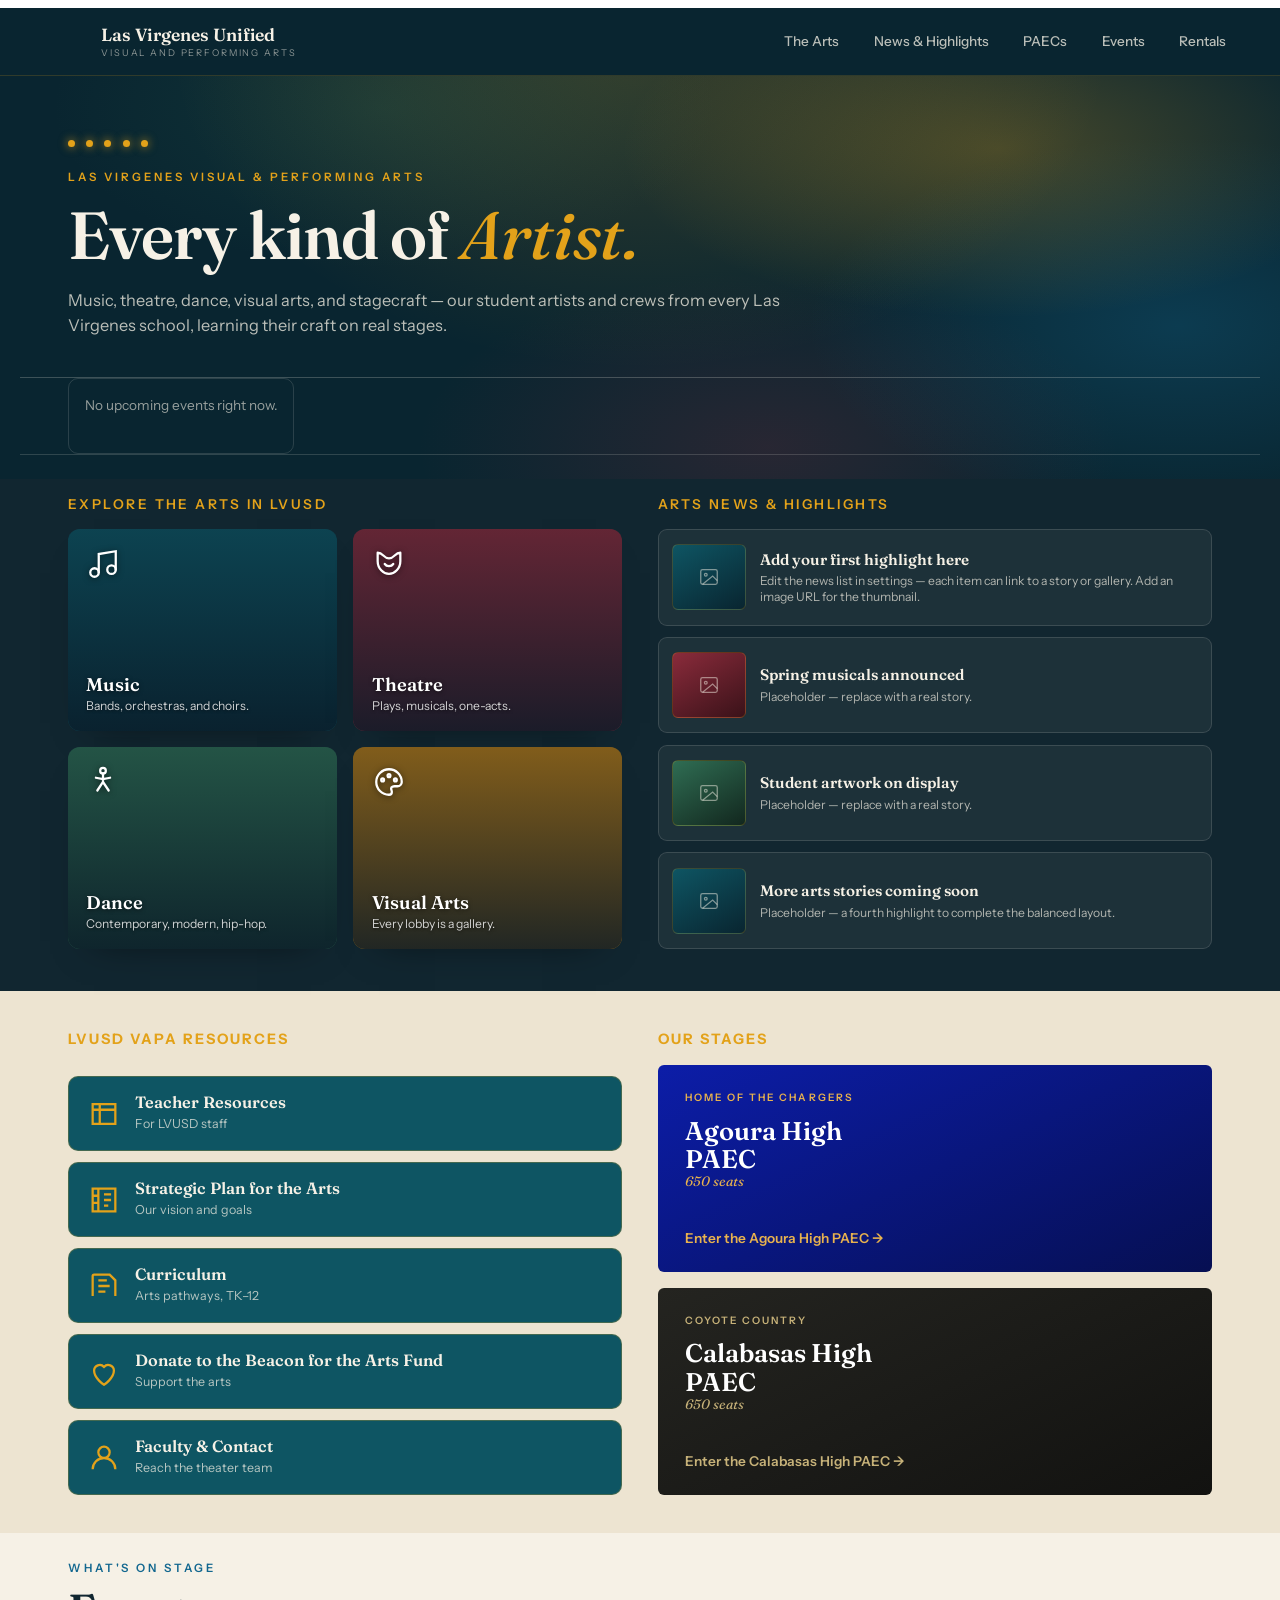
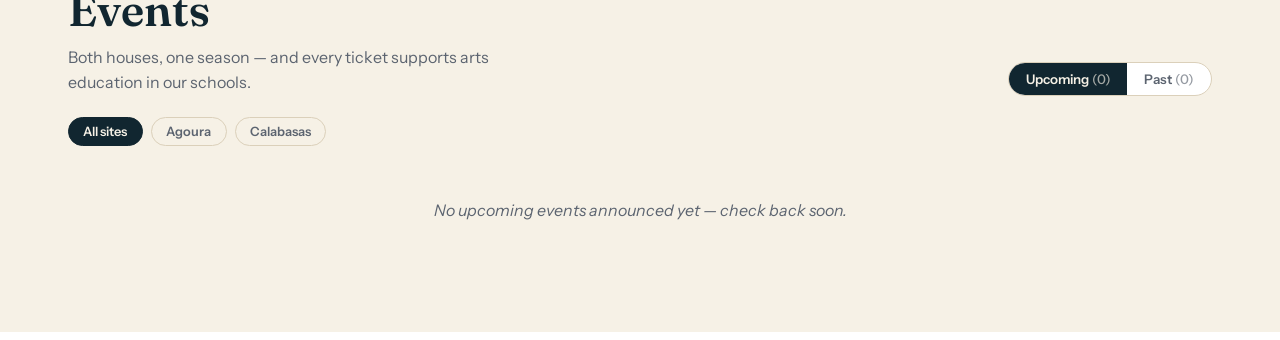
<file: preview-homepage.html>
<!doctype html>
<html lang="en">
<head>
<meta charset="utf-8">
<meta name="viewport" content="width=device-width, initial-scale=1">
<title>LVUSD Visual &amp; Performing Arts</title>
<meta name="description" content="Las Virgenes Unified School District Visual &amp; Performing Arts — The PAECs: performances, programs, and performing arts education centers at Agoura High and Calabasas High.">
<meta property="og:title" content="LVUSD Visual & Performing Arts">
<meta property="og:description" content="Performances, programs, and the Performing Arts Education Centers at Agoura High and Calabasas High.">
<meta property="og:type" content="website">
<link rel="preconnect" href="https://fonts.googleapis.com">
<link rel="preconnect" href="https://fonts.gstatic.com" crossorigin>
</head>
<body>
<div id="paecs-app">
  <div class="pc-pg pc-hub pc-on" data-page="hub">
    <div class="pc-bar">
    <button class="pc-brand" data-go="hub"><span class="pc-logo" data-logo="shield"></span><span><b data-t="brand.name"></b><small data-t="brand.sub"></small></span></button>
    <nav class="pc-nav">
      <button data-scroll="arts" data-t="hub.nav.arts"></button>
      <button data-scroll="news" data-t="hub.nav.news"></button>
      <button data-scroll="stages" data-t="hub.nav.centers"></button>
      <button data-scroll="season" data-t="hub.nav.season"></button>
      <button data-go="rentals" data-t="hub.nav.rentals"></button>
    </nav>
    </div>

    <section class="pc-stage">
    <div class="pc-wrap pc-hero">
      <div>
        <div class="pc-bulbs"><i></i><i></i><i></i><i></i><i></i></div>
        <div class="pc-eyebrow" data-t="hub.hero.kicker"></div>
        <h1 class="pc-title" data-t="hub.hero.title"></h1>
        <p class="pc-lede" data-t="hub.hero.lede"></p>

      </div>
    </div>
    <div class="pc-wrap pc-event-rail" data-featured aria-label="Next upcoming performances"></div>
    </section>

    <section class="pc-sec pc-dark pc-artsband" data-anchor="arts">
    <div class="pc-wrap">
      <div class="pc-artsplit">
        <div class="pc-artsleft">
          <h2 class="pc-colh" data-t="hub.arts.heading"></h2>
          <div class="pc-progs pc-tiles pc-tiles-2x2" data-progs="hub.arts.programs"></div>
        </div>
        <div class="pc-artsright" data-anchor="news">
          <h2 class="pc-colh" data-t="hub.news.title"></h2>
          <div class="pc-news" data-news="hub.news.items"></div>
        </div>
      </div>
    </div>
    </section>

    <section class="pc-sec pc-tint pc-stagesband" data-anchor="stages">
    <div class="pc-wrap">
      <div class="pc-stagesplit">
        <div class="pc-quicklinks">
          <div class="pc-colh">LVUSD VAPA Resources</div>

          <a class="pc-qlink" href="#"><span class="pc-qic"><svg viewBox="0 0 24 24" fill="none" stroke="currentColor" stroke-width="1.6"><path d="M4 5h16v14H4zM4 9h16M9 5v14"/></svg></span><span><b>Teacher Resources</b><small>For LVUSD staff</small></span></a>
          <a class="pc-qlink" href="#"><span class="pc-qic"><svg viewBox="0 0 24 24" fill="none" stroke="currentColor" stroke-width="1.6"><path d="M4 4h16v16H4zM8 4v16M4 9h4M4 14h4M12 8h5M12 12h5M12 16h3"/></svg></span><span><b>Strategic Plan for the Arts</b><small>Our vision and goals</small></span></a>
          <a class="pc-qlink" href="#"><span class="pc-qic"><svg viewBox="0 0 24 24" fill="none" stroke="currentColor" stroke-width="1.6"><path d="M4 19V5a1 1 0 011-1h11l4 4v11M8 8h6M8 12h8M8 16h5"/></svg></span><span><b>Curriculum</b><small>Arts pathways, TK&ndash;12</small></span></a>
          <a class="pc-qlink" href="#"><span class="pc-qic"><svg viewBox="0 0 24 24" fill="none" stroke="currentColor" stroke-width="1.6"><path d="M12 21s-7-4.5-7-10a4 4 0 017-2.6A4 4 0 0119 11c0 5.5-7 10-7 10z"/></svg></span><span><b>Donate to the Beacon for the Arts Fund</b><small>Support the arts</small></span></a>
          <a class="pc-qlink" href="#"><span class="pc-qic"><svg viewBox="0 0 24 24" fill="none" stroke="currentColor" stroke-width="1.6"><path d="M12 12a4 4 0 100-8 4 4 0 000 8zM4 20a8 8 0 0116 0"/></svg></span><span><b>Faculty &amp; Contact</b><small>Reach the theater team</small></span></a>
        </div>
        <div class="pc-venues-col"><div class="pc-colh">Our Stages</div>
        <div class="pc-venues pc-venues-stack">
        <button class="pc-venue pc-v-a" data-go="agoura">
          <span class="pc-crest" data-logo="agoura"></span>
          <span class="pc-campus" data-t="hub.stages.agoura.campus"></span>
          <span class="pc-vname" data-t="hub.stages.agoura.name"></span>
          <span class="pc-vsub" data-t="hub.stages.agoura.sub"></span>
          <span class="pc-vlist" data-list="hub.stages.agoura.features"></span>
          <span class="pc-enter" data-t="hub.stages.agoura.enter"></span>
        </button>
        <button class="pc-venue pc-v-c" data-go="calabasas">
          <span class="pc-crest" data-logo="cal"></span>
          <span class="pc-campus" data-t="hub.stages.calabasas.campus"></span>
          <span class="pc-vname" data-t="hub.stages.calabasas.name"></span>
          <span class="pc-vsub" data-t="hub.stages.calabasas.sub"></span>
          <span class="pc-vlist" data-list="hub.stages.calabasas.features"></span>
          <span class="pc-enter" data-t="hub.stages.calabasas.enter"></span>
        </button>
        </div></div>
      </div>
    </div>
    </section>

    <section class="pc-sec" data-anchor="season">
    <div class="pc-wrap">
      <div class="pc-head">
        <div>
          <div class="pc-kicker" data-t="hub.season.kicker"></div>
          <h2 data-t="hub.season.heading"></h2>
          <p data-t="hub.season.text"></p>
        </div>
        <div class="pc-toggle">
          <button class="pc-on" data-view="upcoming"><span class="pc-lbl" data-t="labels.upcoming"></span> <span class="pc-ct"></span></button>
          <button data-view="past"><span class="pc-lbl" data-t="labels.past"></span> <span class="pc-ct"></span></button>
        </div>
      </div>
      <div class="pc-cfilter">
        <button class="pc-on" data-center=""><span data-t="labels.allCenters"></span></button>
        <button data-center="APAEC"><span data-t="labels.agouraShort"></span></button>
        <button data-center="CPAEC"><span data-t="labels.calabasasShort"></span></button>
      </div>
      <div class="pc-events pc-events-compact" data-season="" data-window="2"></div>
    </div>
    </section>

    

    

      

    

    


  </div>

  <div class="pc-pg pc-agoura" data-page="agoura">
    <div class="pc-bar">
    <button class="pc-back" data-go="hub" data-t="labels.backToHub"></button>
    <button class="pc-brand" data-go="agoura"><span class="pc-logo" data-logo="agoura"></span><span><b data-t="agoura.brand.name"></b><small data-t="agoura.brand.sub"></small></span></button>
    <nav class="pc-nav"><button data-scroll="aseason" data-t="agoura.nav.season"></button><button data-scroll="aarts" data-t="agoura.nav.arts"></button><button data-go="rentals" data-t="agoura.nav.rentals"></button><button data-go="calabasas" data-t="agoura.nav.other"></button></nav>
    </div>
    <section class="pc-stage">
    <div class="pc-wrap pc-hero">
      <div>
        <div class="pc-eyebrow" data-t="agoura.hero.kicker"></div>
        <h1 class="pc-title" data-t="agoura.hero.title"></h1>
        <p class="pc-lede" data-t="agoura.hero.lede"></p>
        <div class="pc-cta"><button class="pc-btn" data-scroll="aseason" data-t="agoura.hero.button1"></button><button class="pc-btn pc-ghost" data-go="hub" data-t="agoura.hero.button2"></button></div>
      </div>
      <div class="pc-hero-crest" data-logo="agoura"></div>
    </div>
    </section>
    <section class="pc-sec" data-anchor="aseason">
    <div class="pc-wrap">
      <div class="pc-head">
        <div><div class="pc-kicker" data-t="agoura.season.kicker"></div><h2 data-t="agoura.season.heading"></h2><p data-t="agoura.season.text"></p></div>
        <div class="pc-toggle">
          <button class="pc-on" data-view="upcoming"><span class="pc-lbl" data-t="labels.upcoming"></span> <span class="pc-ct"></span></button>
          <button data-view="past"><span class="pc-lbl" data-t="labels.past"></span> <span class="pc-ct"></span></button>
        </div>
      </div>
      <div class="pc-events" data-season="APAEC"></div>
    </div>
    </section>
    <section class="pc-sec pc-dark" data-anchor="aarts">
    <div class="pc-wrap">
      <div class="pc-head"><div><div class="pc-kicker" data-t="agoura.programs.kicker"></div><h2 data-t="agoura.programs.heading"></h2><p data-t="agoura.programs.text"></p></div></div>
      <div class="pc-progs" data-progs="agoura.programs.list"></div>
      <div class="pc-schools"><h3 data-t="agoura.schools.title"></h3><div class="pc-sgroups" data-schools="agoura.schools.groups"></div></div>
    </div>
    </section>
    <section class="pc-sec">
    <div class="pc-wrap"><div class="pc-band"><div><div class="pc-kicker pc-gold" data-t="agoura.rentals.kicker"></div><h2 data-t="agoura.rentals.heading"></h2><p data-t="agoura.rentals.text"></p></div></div></div>
    </section>
  </div>

  <div class="pc-pg pc-cal" data-page="calabasas">
    <div class="pc-bar">
    <button class="pc-back" data-go="hub" data-t="labels.backToHub"></button>
    <button class="pc-brand" data-go="calabasas"><span class="pc-logo" data-logo="cal"></span><span><b data-t="calabasas.brand.name"></b><small data-t="calabasas.brand.sub"></small></span></button>
    <nav class="pc-nav"><button data-scroll="cseason" data-t="calabasas.nav.season"></button><button data-scroll="carts" data-t="calabasas.nav.arts"></button><button data-go="rentals" data-t="calabasas.nav.rentals"></button><button data-go="agoura" data-t="calabasas.nav.other"></button></nav>
    </div>
    <section class="pc-stage">
    <div class="pc-wrap pc-hero">
      <div>
        <div class="pc-eyebrow" data-t="calabasas.hero.kicker"></div>
        <h1 class="pc-title" data-t="calabasas.hero.title"></h1>
        <p class="pc-lede" data-t="calabasas.hero.lede"></p>
        <div class="pc-cta"><button class="pc-btn" data-scroll="cseason" data-t="calabasas.hero.button1"></button><button class="pc-btn pc-ghost" data-go="hub" data-t="calabasas.hero.button2"></button></div>
      </div>
      <div class="pc-hero-crest" data-logo="cal"></div>
    </div>
    </section>
    <section class="pc-sec" data-anchor="cseason">
    <div class="pc-wrap">
      <div class="pc-head">
        <div><div class="pc-kicker" data-t="calabasas.season.kicker"></div><h2 data-t="calabasas.season.heading"></h2><p data-t="calabasas.season.text"></p></div>
        <div class="pc-toggle">
          <button class="pc-on" data-view="upcoming"><span class="pc-lbl" data-t="labels.upcoming"></span> <span class="pc-ct"></span></button>
          <button data-view="past"><span class="pc-lbl" data-t="labels.past"></span> <span class="pc-ct"></span></button>
        </div>
      </div>
      <div class="pc-events" data-season="CPAEC"></div>
    </div>
    </section>
    <section class="pc-sec pc-dark" data-anchor="carts">
    <div class="pc-wrap">
      <div class="pc-head"><div><div class="pc-kicker" data-t="calabasas.programs.kicker"></div><h2 data-t="calabasas.programs.heading"></h2><p data-t="calabasas.programs.text"></p></div></div>
      <div class="pc-progs" data-progs="calabasas.programs.list"></div>
      <div class="pc-schools"><h3 data-t="calabasas.schools.title"></h3><div class="pc-sgroups" data-schools="calabasas.schools.groups"></div></div>
    </div>
    </section>
    <section class="pc-sec">
    <div class="pc-wrap"><div class="pc-band"><div><div class="pc-kicker pc-gold" data-t="calabasas.rentals.kicker"></div><h2 data-t="calabasas.rentals.heading"></h2><p data-t="calabasas.rentals.text"></p></div></div></div>
    </section>
  </div>

  <div class="pc-pg pc-rent" data-page="rentals">
    <div class="pc-bar">
    <button class="pc-back" data-go="hub" data-t="labels.backToHub"></button>
    <button class="pc-brand" data-go="rentals"><span class="pc-logo" data-logo="shield"></span><span><b data-t="rentals.brand.name"></b><small data-t="rentals.brand.sub"></small></span></button>
    <nav class="pc-nav"><button data-scroll="rspaces" data-t="rentals.nav.spaces"></button><button data-scroll="rgallery" data-t="rentals.nav.gallery"></button><button data-scroll="rtech" data-t="rentals.nav.tech"></button><button data-scroll="rcost" data-t="rentals.nav.cost"></button><button data-scroll="rbook" data-t="rentals.nav.book"></button></nav>
    </div>
    <section class="pc-stage">
    <div class="pc-wrap pc-hero">
      <div>
        <div class="pc-eyebrow" data-t="rentals.hero.kicker"></div>
        <h1 class="pc-title" data-t="rentals.hero.title"></h1>
        <p class="pc-lede" data-t="rentals.hero.lede"></p>
        <div class="pc-cta">
          <button class="pc-btn" data-scroll="rbook" data-t="rentals.hero.button1"></button>
          <button class="pc-btn pc-ghost" data-scroll="rspaces" data-t="rentals.hero.button2"></button>
        </div>
      </div>
      <div class="pc-hero-crest" data-logo="shield"></div>
    </div>
    </section>
    <section class="pc-sec" data-anchor="rspaces">
    <div class="pc-wrap">
      <div class="pc-head"><div><div class="pc-kicker" data-t="rentals.spaces.kicker"></div><h2 data-t="rentals.spaces.heading"></h2><p data-t="rentals.spaces.text"></p></div></div>
      <div class="pc-spaces" data-spaces="rentals.spaces.list"></div>
    </div>
    </section>
    <section class="pc-sec pc-tint" data-anchor="rgallery">
    <div class="pc-wrap">
      <div class="pc-head"><div><div class="pc-kicker" data-t="rentals.gallery.kicker"></div><h2 data-t="rentals.gallery.heading"></h2><p data-t="rentals.gallery.text"></p></div></div>
      <div class="pc-gal" data-gallery="rentals.gallery.images" data-solo="1"></div>
    </div>
    </section>

    <section class="pc-sec pc-dark" data-anchor="rtech">
    <div class="pc-wrap">
      <div class="pc-head"><div><div class="pc-kicker" data-t="rentals.tech.kicker"></div><h2 data-t="rentals.tech.heading"></h2><p data-t="rentals.tech.text"></p></div></div>
      <div class="pc-progs" data-specs="rentals.tech.list"></div>
    </div>
    </section>
    <section class="pc-sec pc-tint" data-anchor="rcost">
    <div class="pc-wrap">
      <div class="pc-head"><div><div class="pc-kicker" data-t="rentals.cost.kicker"></div><h2 data-t="rentals.cost.heading"></h2><p data-t="rentals.cost.text"></p></div></div>
      <div class="pc-fe">
        <div class="pc-fe-callout"><span class="pc-fe-tag" data-t="rentals.cost.calloutTag"></span><p data-t="rentals.cost.calloutText"></p></div>
        <div class="pc-fe-grid">
          <div>
            <div class="pc-fe-card">
              <h3><span class="pc-fe-num">01</span> Who&rsquo;s renting?</h3>
              <p class="pc-fe-hint">Your tier sets every rate below. Most outside groups fall into Tier III or IV.</p>
              <div class="pc-fe-tiers" id="pcFeTiers"></div>
            </div>
            <div class="pc-fe-card">
              <h3><span class="pc-fe-num">02</span> Spaces</h3>
              <p class="pc-fe-hint">Enter <b>rental hours</b> &mdash; your full time in the space. For the MainStage and Black Box, also enter <b>show hours</b>, the time an audience is present, which sets front-of-house staffing.</p>
              <div id="pcFeSpaces"></div>
            </div>
            <div class="pc-fe-card">
              <h3><span class="pc-fe-num">03</span> Staffing</h3>
              <p class="pc-fe-hint">Front of house matches your show hours; back of house and custodial match total space hours. Set how many staff you need. Admin &amp; box office is a flat fee on every booking.</p>
              <div id="pcFeStaff"></div>
            </div>
            <div class="pc-fe-card">
              <h3><span class="pc-fe-num">04</span> Equipment</h3>
              <p class="pc-fe-hint">Daily or per-use fees. Set the number of days where it applies.</p>
              <div id="pcFeEquip"></div>
              <div class="pc-fe-incl">
                <div class="pc-fe-inclhead"><span class="pc-fe-pill">Included</span> Comes with the space, no charge</div>
                <div class="pc-fe-inclgrid">
                  <div>
                    <h4>Stage &amp; lighting</h4>
                    <ul><li>Black and white scrims (MainStage)</li><li>Cyclorama (Black Box)</li><li>Followspots</li><li>Intelligent lighting fixtures</li><li>Mirror ball</li><li>Antari F3 hazer, Rosco 1800 fogger</li><li>Pipe and drape, as available</li></ul>
                  </div>
                  <div>
                    <h4>Tables &amp; chairs</h4>
                    <ul><li>8-ft and 6-ft tables</li><li>Table linens, as available</li><li>Wenger orchestra chairs, up to 73</li></ul>
                  </div>
                  <div>
                    <h4>Audio</h4>
                    <ul><li>16 wireless handheld mics</li><li>16 wireless lavalier mics</li><li>16 DPA headset mics</li><li>Yamaha M7CL-48 ES console</li><li>Drum kit microphones</li></ul>
                  </div>
                </div>
                <p class="pc-fe-inclfoot">Additional backline and instruments available on request.</p>
              </div>
            </div>
            <p class="pc-fe-fine"><b>Filming:</b> the base rate covers a six-hour minimum; time past six is billed at the additional-hour rate.<br><b>Pianos:</b> rates don&rsquo;t include tuning, which is billed separately.<br><b>Annual escalation:</b> rates rise each year by the greater of 3% or CPI.</p>
          </div>
          <div>
            <div class="pc-fe-ticket">
              <div class="pc-fe-thead"><div class="pc-fe-k">Estimate</div><div class="pc-fe-tiernow" id="pcFeTierNow"></div></div>
              <div class="pc-fe-items" id="pcFeItems"></div>
              <div class="pc-fe-total"><span class="pc-fe-tl">Total est.</span><span class="pc-fe-tv" id="pcFeTotal">$0</span></div>
              <div class="pc-fe-tnote">A planning estimate. Final staffing and fees are set to fit your event.</div>
            </div>
            <button class="pc-fe-reset" id="pcFeReset">Clear everything</button>
          </div>
        </div>
        <p class="pc-fe-legal" data-t="rentals.cost.legal"></p>
      </div>
    </div>
    </section>

    <section class="pc-sec" data-anchor="rbook">
    <div class="pc-wrap">
      <div class="pc-band">
        <div class="pc-rcta">
          <div class="pc-rcopy">
            <h3 data-t="rentals.book.title"></h3>
            <div data-paras="rentals.book.lines"></div>
          </div>
          <div class="pc-rlinks" data-links="rentals.book.links"></div>
          <button class="pc-faqlink pc-left" data-go="faq" data-t="rentals.book.faqLink"></button>
        </div>
      </div>
    </div>
    </section>
  </div>

  <div class="pc-pg pc-faq" data-page="faq">
    <div class="pc-bar">
    <button class="pc-back" data-go="hub" data-t="labels.backToHub"></button>
    <button class="pc-brand" data-go="faq"><span class="pc-logo" data-logo="shield"></span><span><b data-t="faq.brand.name"></b><small data-t="faq.brand.sub"></small></span></button>
    <nav class="pc-nav"><button data-go="rentals" data-t="faq.nav.rentals"></button><button data-go="hub" data-t="faq.nav.plan"></button></nav>
    </div>
    <section class="pc-stage">
    <div class="pc-wrap pc-hero">
      <div>
        <div class="pc-eyebrow" data-t="faq.hero.kicker"></div>
        <h1 class="pc-title" data-t="faq.hero.title"></h1>
        <p class="pc-lede" data-t="faq.hero.lede"></p>
      </div>
      <div class="pc-hero-crest" data-logo="shield"></div>
    </div>
    </section>
    <section class="pc-sec">
    <div class="pc-wrap">
      <div class="pc-faqlist" data-faq="faq.categories"></div>
    </div>
    </section>
  </div>

  <div class="pc-pg pc-music" data-page="music">
    <div class="pc-bar">
    <button class="pc-back" data-go="hub" data-t="labels.backToHub"></button>
    <button class="pc-brand" data-go="music"><span class="pc-logo" data-logo="shield"></span><span><b data-t="music.brand.name"></b><small data-t="music.brand.sub"></small></span></button>
    <nav class="pc-nav"><button data-go="agoura" data-t="music.nav.agoura"></button><button data-go="calabasas" data-t="music.nav.calabasas"></button></nav>
    </div>
    <section class="pc-stage">
    <div class="pc-wrap pc-hero">
      <div>
        <div class="pc-eyebrow" data-t="music.hero.kicker"></div>
        <h1 class="pc-title" data-t="music.hero.title"></h1>
        <p class="pc-lede" data-t="music.hero.lede"></p>
      </div>
      <div class="pc-hero-crest" data-logo="shield"></div>
    </div>
    </section>
    <section class="pc-sec">
    <div class="pc-wrap">
      <div class="pc-introrow">
        <div class="pc-about" data-about="music.about"></div>
        <div class="pc-introphotos pc-gal" data-gallery="music.photos" data-placeholder="1"></div>
      </div>
      <div class="pc-pathway" data-pathway="music.pathway"></div>
    </div>
    </section>
  </div>


  <div class="pc-pg pc-disc" data-page="theatre">
    <div class="pc-bar">
      <button class="pc-back" data-go="hub" data-t="labels.backToHub"></button>
      <button class="pc-brand" data-go="theatre"><span class="pc-logo" data-logo="shield"></span><span><b data-t="theatre.brand.name"></b><small data-t="theatre.brand.sub"></small></span></button>
      <nav class="pc-nav"><button data-go="agoura" data-t="theatre.nav.agoura"></button><button data-go="calabasas" data-t="theatre.nav.calabasas"></button></nav>
    </div>
    <section class="pc-stage"><div class="pc-stage-bg" data-bg="hub.hero.bg"></div>
      <div class="pc-wrap pc-hero">
        <div>
          <div class="pc-eyebrow" data-t="theatre.hero.kicker"></div>
          <h1 class="pc-title" data-t="theatre.hero.title"></h1>
          <p class="pc-lede" data-t="theatre.hero.lede"></p>
        </div>
        <div class="pc-hero-crest" data-logo="shield"></div>
      </div>
    </section>
    <section class="pc-sec">
      <div class="pc-wrap">
        <div class="pc-head"><div><div class="pc-kicker" data-t="theatre.programs.kicker"></div><h2 data-t="theatre.programs.heading"></h2><p data-t="theatre.programs.text"></p></div></div>
        <div class="pc-dcols" data-dgroups="theatre.programs.groups"></div>
      </div>
    </section>
  </div>

  <div class="pc-pg pc-disc" data-page="dance">
    <div class="pc-bar">
      <button class="pc-back" data-go="hub" data-t="labels.backToHub"></button>
      <button class="pc-brand" data-go="dance"><span class="pc-logo" data-logo="shield"></span><span><b data-t="dance.brand.name"></b><small data-t="dance.brand.sub"></small></span></button>
      <nav class="pc-nav"><button data-go="agoura" data-t="dance.nav.agoura"></button><button data-go="calabasas" data-t="dance.nav.calabasas"></button></nav>
    </div>
    <section class="pc-stage">
      <div class="pc-wrap pc-hero">
        <div>
          <div class="pc-eyebrow" data-t="dance.hero.kicker"></div>
          <h1 class="pc-title" data-t="dance.hero.title"></h1>
          <p class="pc-lede" data-t="dance.hero.lede"></p>
        </div>
        <div class="pc-hero-crest" data-logo="shield"></div>
      </div>
    </section>
    <section class="pc-sec">
      <div class="pc-wrap">
        <div class="pc-head"><div><div class="pc-kicker" data-t="dance.programs.kicker"></div><h2 data-t="dance.programs.heading"></h2><p data-t="dance.programs.text"></p></div></div>
        <div class="pc-dcols" data-dgroups="dance.programs.groups"></div>
      </div>
    </section>
  </div>

  <div class="pc-pg pc-disc" data-page="visual">
    <div class="pc-bar">
      <button class="pc-back" data-go="hub" data-t="labels.backToHub"></button>
      <button class="pc-brand" data-go="visual"><span class="pc-logo" data-logo="shield"></span><span><b data-t="visual.brand.name"></b><small data-t="visual.brand.sub"></small></span></button>
      <nav class="pc-nav"><button data-go="agoura" data-t="visual.nav.agoura"></button><button data-go="calabasas" data-t="visual.nav.calabasas"></button></nav>
    </div>
    <section class="pc-stage">
      <div class="pc-wrap pc-hero">
        <div>
          <div class="pc-eyebrow" data-t="visual.hero.kicker"></div>
          <h1 class="pc-title" data-t="visual.hero.title"></h1>
          <p class="pc-lede" data-t="visual.hero.lede"></p>
        </div>
        <div class="pc-hero-crest" data-logo="shield"></div>
      </div>
    </section>
    <section class="pc-sec">
      <div class="pc-wrap">
        <div class="pc-head"><div><div class="pc-kicker" data-t="visual.programs.kicker"></div><h2 data-t="visual.programs.heading"></h2><p data-t="visual.programs.text"></p></div></div>
        <div class="pc-dcols" data-dgroups="visual.programs.groups"></div>
      </div>
    </section>
  </div>

  <div class="pc-pg pc-disc" data-page="stagecraft">
    <div class="pc-bar">
      <button class="pc-back" data-go="hub" data-t="labels.backToHub"></button>
      <button class="pc-brand" data-go="stagecraft"><span class="pc-logo" data-logo="shield"></span><span><b data-t="stagecraft.brand.name"></b><small data-t="stagecraft.brand.sub"></small></span></button>
      <nav class="pc-nav"><button data-go="agoura" data-t="stagecraft.nav.agoura"></button><button data-go="calabasas" data-t="stagecraft.nav.calabasas"></button></nav>
    </div>
    <section class="pc-stage">
      <div class="pc-wrap pc-hero">
        <div>
          <div class="pc-eyebrow" data-t="stagecraft.hero.kicker"></div>
          <h1 class="pc-title" data-t="stagecraft.hero.title"></h1>
          <p class="pc-lede" data-t="stagecraft.hero.lede"></p>
        </div>
        <div class="pc-hero-crest" data-logo="shield"></div>
      </div>
    </section>
    <section class="pc-sec">
      <div class="pc-wrap">
        <div class="pc-head"><div><div class="pc-kicker" data-t="stagecraft.programs.kicker"></div><h2 data-t="stagecraft.programs.heading"></h2><p data-t="stagecraft.programs.text"></p></div></div>
        <div class="pc-dcols" data-dgroups="stagecraft.programs.groups"></div>
      </div>
    </section>
  </div>

</div>
<style>
@import url('https://fonts.googleapis.com/css2?family=Fraunces:ital,opsz,wght@0,9..144,500;0,9..144,600;1,9..144,500&family=Instrument+Sans:wght@400;500;600&display=swap');

#paecs-app{font-family:"Instrument Sans",system-ui,sans-serif !important;line-height:1.6 !important;color:#222A31 !important;text-align:left !important;--paper:#F6F1E6 !important;--line:#DBD0BA !important;--soft:#5C6470 !important;--text:#222A31 !important;position:relative !important;left:50% !important;width:100vw !important;max-width:100vw !important;margin-left:-50vw !important;margin-right:0 !important;overflow-x:hidden !important}
#paecs-app *,#paecs-app *::before,#paecs-app *::after{box-sizing:border-box !important}
#paecs-app h1,#paecs-app h2,#paecs-app h3,#paecs-app p,#paecs-app div,#paecs-app span,#paecs-app b,#paecs-app small,#paecs-app em,#paecs-app i,#paecs-app nav{margin:0 !important;padding:0 !important;text-transform:none !important;letter-spacing:normal !important}
#paecs-app button{margin:0 !important;font-family:inherit !important;border:0 !important;background:none !important;cursor:pointer !important;color:inherit !important;text-align:left !important;text-transform:none !important}
#paecs-app a{text-decoration:none !important;color:inherit !important}
#paecs-app img{display:block !important;max-width:100% !important;height:auto !important}


#paecs-app .pc-prog .pc-ic{display:block !important;color:var(--gold) !important;margin-bottom:.75rem !important}
#paecs-app .pc-prog .pc-ic svg{width:24px !important;height:24px !important;display:block !important}

#paecs-app .pc-hub{--gold:#E3A21A !important;--gold2:#F4B942 !important;--dark:#112630 !important;--hero:#092530 !important;--prim:#0E5563 !important;--acc:#12678F !important}
#paecs-app .pc-agoura{--gold:#E8B24E !important;--gold2:#F4C978 !important;--dark:#0C1DA8 !important;--hero:#060F52 !important;--prim:#0C1DA8 !important;--acc:#2E46D6 !important}
#paecs-app .pc-cal{--gold:#C7B279 !important;--gold2:#DBC894 !important;--dark:#161616 !important;--hero:#121210 !important;--prim:#1E1E1B !important;--acc:#8A7B4E !important}

#paecs-app .pc-pg{display:none !important}
#paecs-app .pc-pg.pc-on{display:block !important}
#paecs-app .pc-wrap{max-width:1240px !important;margin:0 auto !important;padding:0 clamp(1.1rem,4vw,3rem) !important}

#paecs-app .pc-bar{background:var(--hero) !important;border-bottom:1px solid rgba(227,162,26,.18) !important;display:flex !important;align-items:center !important;gap:1.2rem !important;padding:.9rem clamp(1.1rem,4vw,3rem) !important;flex-wrap:wrap !important}
#paecs-app .pc-brand{display:flex !important;align-items:center !important;gap:.7rem !important;color:var(--paper) !important}
#paecs-app .pc-brand b{font-family:"Fraunces",Georgia,serif !important;font-weight:600 !important;font-size:1.1rem !important;display:block !important;line-height:1.1 !important}
#paecs-app .pc-brand small{display:block !important;font-size:.58rem !important;letter-spacing:.2em !important;text-transform:uppercase !important;color:rgba(246,241,230,.55) !important;margin-top:3px !important}
#paecs-app .pc-logo{width:36px !important;height:36px !important;flex:none !important;display:block !important;background-size:contain !important;background-repeat:no-repeat !important;background-position:center !important}
#paecs-app .pc-nav{margin-left:auto !important;display:flex !important;gap:1.4rem !important;flex-wrap:wrap !important}
#paecs-app .pc-nav a,#paecs-app .pc-nav button{color:rgba(246,241,230,.75) !important;font-size:.85rem !important;font-weight:500 !important}
#paecs-app .pc-nav a:hover,#paecs-app .pc-nav button:hover{color:var(--paper) !important}
#paecs-app .pc-back{border:1px solid rgba(246,241,230,.3) !important;color:var(--paper) !important;padding:.4rem .8rem !important;border-radius:20px !important;font-size:.78rem !important}
#paecs-app .pc-back:hover{border-color:var(--gold) !important}

#paecs-app .pc-stage{position:relative !important;background:var(--hero) !important;color:var(--paper) !important;overflow:hidden !important}
#paecs-app .pc-stage::before{content:"" !important;position:absolute !important;top:-10% !important;left:50% !important;transform:translateX(-50%) !important;width:80% !important;height:90% !important;background:radial-gradient(ellipse at top,rgba(227,162,26,.20),transparent 65%) !important;pointer-events:none !important}
#paecs-app .pc-hero{position:relative !important;z-index:2 !important;display:grid !important;grid-template-columns:1.15fr .85fr !important;gap:clamp(1.8rem,5vw,4rem) !important;align-items:center !important;padding-top:clamp(2.2rem,5vw,3.6rem) !important;padding-bottom:clamp(1.4rem,3vw,2rem) !important}
#paecs-app .pc-bulbs{display:flex !important;gap:.7rem !important;margin-bottom:1.3rem !important}
#paecs-app .pc-bulbs i{width:7px !important;height:7px !important;border-radius:50% !important;background:var(--gold) !important;box-shadow:0 0 8px 1px rgba(227,162,26,.55) !important}
#paecs-app .pc-eyebrow{font-size:.72rem !important;font-weight:600 !important;letter-spacing:.26em !important;text-transform:uppercase !important;color:var(--gold) !important;margin-bottom:1rem !important}
#paecs-app .pc-title{font-family:"Fraunces",Georgia,serif !important;font-weight:600 !important;font-size:clamp(2.2rem,5.2vw,4.4rem) !important;line-height:1 !important;letter-spacing:-.015em !important;color:var(--paper) !important}
#paecs-app .pc-title em{font-style:italic !important;color:var(--gold) !important;font-weight:500 !important}
#paecs-app .pc-lede{margin-top:1.2rem !important;font-size:1.02rem !important;color:rgba(246,241,230,.75) !important;max-width:36ch !important}
#paecs-app .pc-cta{display:flex !important;gap:.9rem !important;margin-top:1.9rem !important;flex-wrap:wrap !important}
#paecs-app .pc-btn{background:var(--gold) !important;color:var(--hero) !important;padding:.8rem 1.5rem !important;border-radius:2px !important;font-weight:600 !important;font-size:.9rem !important}
#paecs-app .pc-btn:hover{background:var(--gold2) !important}
#paecs-app .pc-ghost{background:none !important;border:1px solid rgba(246,241,230,.3) !important;color:var(--paper) !important;font-weight:500 !important}
#paecs-app .pc-ghost:hover{border-color:var(--gold) !important}
#paecs-app .pc-hero-crest{min-height:300px !important;background-size:contain !important;background-repeat:no-repeat !important;background-position:center !important}

#paecs-app .pc-featured{display:flex !important;flex-direction:column !important;gap:1rem !important}
#paecs-app .pc-play{background:rgba(255,255,255,.05) !important;border:1px solid rgba(227,162,26,.28) !important;border-radius:6px !important;padding:1.8rem !important}
#paecs-app .pc-play .pc-tag{display:inline-block !important;font-size:.64rem !important;letter-spacing:.22em !important;text-transform:uppercase !important;color:var(--hero) !important;background:var(--gold) !important;padding:.26rem .6rem !important;border-radius:2px !important;font-weight:600 !important;margin-bottom:1rem !important}
#paecs-app .pc-play h3{font-family:"Fraunces",Georgia,serif !important;font-size:1.75rem !important;font-weight:600 !important;line-height:1.06 !important;color:var(--paper) !important;margin-bottom:.35rem !important}
#paecs-app .pc-play .pc-slog{font-family:"Fraunces",Georgia,serif !important;font-style:italic !important;color:var(--gold2) !important;font-size:.85rem !important;margin-bottom:1.2rem !important;display:block !important}
#paecs-app .pc-row{display:flex !important;justify-content:space-between !important;gap:1rem !important;padding:.62rem 0 !important;border-top:1px solid rgba(246,241,230,.12) !important;font-size:.88rem !important;color:var(--paper) !important}
#paecs-app .pc-row span:first-child{color:rgba(246,241,230,.5) !important}
#paecs-app .pc-book{display:block !important;text-align:center !important;margin-top:1.3rem !important;border:1px solid var(--gold) !important;color:var(--gold) !important;padding:.7rem !important;border-radius:2px !important;font-weight:600 !important;font-size:.85rem !important}
#paecs-app .pc-book:hover{background:var(--gold) !important;color:var(--hero) !important}
#paecs-app .pc-two{background:rgba(255,255,255,.05) !important;border:1px solid rgba(227,162,26,.28) !important;border-radius:6px !important;padding:1.3rem 1.4rem !important;display:block !important}
#paecs-app .pc-two:hover{border-color:var(--gold) !important}
#paecs-app .pc-two h4{font-family:"Fraunces",Georgia,serif !important;font-weight:600 !important;font-size:1.2rem !important;line-height:1.1 !important;color:var(--paper) !important;margin:.55rem 0 .4rem !important}
#paecs-app .pc-two .pc-meta{color:rgba(246,241,230,.7) !important;font-size:.82rem !important;display:block !important;margin-bottom:.9rem !important}
#paecs-app .pc-two .pc-foot{display:flex !important;justify-content:space-between !important;align-items:center !important;border-top:1px solid rgba(246,241,230,.12) !important;padding-top:.8rem !important;font-size:.85rem !important;color:var(--paper) !important}
#paecs-app .pc-two .pc-foot em{font-style:normal !important;color:var(--gold) !important;font-weight:600 !important}

#paecs-app .pc-sec{padding:clamp(2.8rem,6vw,5rem) 0 !important;background:var(--paper) !important}
#paecs-app .pc-tint{background:#EDE4D1 !important}
#paecs-app .pc-dark{background:var(--dark) !important;color:var(--paper) !important}
#paecs-app .pc-head{display:flex !important;justify-content:space-between !important;align-items:flex-end !important;gap:1.5rem !important;margin-bottom:2.2rem !important;flex-wrap:wrap !important}
#paecs-app .pc-kicker{font-size:.72rem !important;font-weight:600 !important;letter-spacing:.26em !important;text-transform:uppercase !important;color:var(--acc) !important;margin-bottom:.6rem !important}
#paecs-app .pc-dark .pc-kicker,#paecs-app .pc-gold{color:var(--gold) !important}
#paecs-app .pc-head h2{font-family:"Fraunces",Georgia,serif !important;font-size:clamp(1.7rem,3.6vw,2.8rem) !important;font-weight:600 !important;line-height:1.04 !important;color:var(--dark) !important}
#paecs-app .pc-dark .pc-head h2{color:var(--paper) !important}
#paecs-app .pc-head p{color:var(--soft) !important;max-width:44ch !important;margin-top:.7rem !important}
#paecs-app .pc-dark .pc-head p{color:rgba(246,241,230,.75) !important}

#paecs-app .pc-toggle{display:inline-flex !important;border:1px solid var(--line) !important;border-radius:24px !important;overflow:hidden !important;background:#fff !important}
#paecs-app .pc-toggle button{padding:.5rem 1.05rem !important;font-size:.83rem !important;font-weight:600 !important;color:var(--soft) !important}
#paecs-app .pc-toggle button.pc-on{background:var(--dark) !important;color:var(--paper) !important}
#paecs-app .pc-toggle .pc-ct{opacity:.65 !important;font-weight:500 !important}

#paecs-app .pc-events{display:grid !important;grid-template-columns:repeat(3,1fr) !important;gap:1.3rem !important}
#paecs-app .pc-ev{background:#fff !important;border:1px solid var(--line) !important;border-radius:6px !important;overflow:hidden !important;display:flex !important;flex-direction:column !important;text-align:left !important}
#paecs-app .pc-ev:hover{border-color:var(--gold) !important;box-shadow:0 18px 40px -28px rgba(9,37,48,.5) !important}
#paecs-app .pc-art{position:relative !important;padding-top:56.25% !important;overflow:hidden !important;background:var(--dark) !important}
#paecs-app .pc-art .pc-bg{position:absolute !important;inset:0 !important;width:100% !important;height:100% !important;object-fit:cover !important;filter:blur(22px) brightness(.6) !important;transform:scale(1.2) !important}
#paecs-app .pc-art .pc-fg{position:absolute !important;inset:0 !important;width:100% !important;height:100% !important;object-fit:contain !important}
#paecs-app .pc-art.pc-none{background:linear-gradient(150deg,var(--prim),var(--hero)) !important}
#paecs-app .pc-art.pc-none::after{content:"The PAECs" !important;position:absolute !important;inset:0 !important;display:flex !important;align-items:center !important;justify-content:center !important;font-family:"Fraunces",Georgia,serif !important;font-style:italic !important;color:rgba(227,162,26,.45) !important;font-size:1.2rem !important}
#paecs-app .pc-art.pc-past::before{content:"" !important;position:absolute !important;inset:0 !important;z-index:2 !important;background:rgba(18,18,18,.35) !important}
#paecs-app .pc-price{position:absolute !important;top:.6rem !important;left:.6rem !important;z-index:3 !important;background:rgba(9,20,26,.82) !important;color:#fff !important;font-size:.74rem !important;font-weight:600 !important;padding:.24rem .55rem !important;border-radius:3px !important}
#paecs-app .pc-pill{position:absolute !important;top:.6rem !important;right:.6rem !important;z-index:3 !important;font-size:.6rem !important;letter-spacing:.1em !important;text-transform:uppercase !important;font-weight:600 !important;padding:.28rem .5rem !important;border-radius:20px !important}
#paecs-app .pc-pill.pc-static{position:static !important;display:inline-block !important}
#paecs-app .pc-pill.pc-a{background:rgba(12,29,168,.92) !important;color:#fff !important}
#paecs-app .pc-pill.pc-c{background:#000 !important;color:#C7B279 !important}
#paecs-app .pc-body{padding:1.1rem 1.2rem 1.2rem !important;flex:1 !important;display:flex !important;flex-direction:column !important}
#paecs-app .pc-when{font-size:.72rem !important;letter-spacing:.08em !important;text-transform:uppercase !important;color:var(--acc) !important;font-weight:600 !important;margin-bottom:.35rem !important}
#paecs-app .pc-ev h3{font-family:"Fraunces",Georgia,serif !important;font-size:1.15rem !important;font-weight:600 !important;line-height:1.15 !important;color:var(--dark) !important;margin-bottom:.8rem !important}
#paecs-app .pc-evfoot{display:flex !important;justify-content:space-between !important;align-items:center !important;gap:.6rem !important;margin-top:auto !important;font-size:.82rem !important}
#paecs-app .pc-tix{font-weight:600 !important;color:var(--acc) !important}
#paecs-app .pc-gone{color:var(--soft) !important;font-style:italic !important}
#paecs-app .pc-empty{grid-column:1/-1 !important;text-align:center !important;color:var(--soft) !important;font-style:italic !important;padding:2rem 0 !important}

#paecs-app .pc-progs{display:grid !important;grid-template-columns:repeat(5,1fr) !important;gap:1rem !important}
#paecs-app .pc-prog{border:1px solid rgba(227,162,26,.22) !important;border-radius:6px !important;padding:1.3rem 1.2rem !important;background:rgba(227,162,26,.05) !important}
#paecs-app .pc-prog h3{font-family:"Fraunces",Georgia,serif !important;font-size:1.05rem !important;font-weight:600 !important;margin-bottom:.3rem !important;color:var(--paper) !important}
#paecs-app .pc-prog p{font-size:.82rem !important;color:rgba(246,241,230,.75) !important}

#paecs-app .pc-venues{display:grid !important;grid-template-columns:1fr 1fr !important;gap:1.3rem !important}
#paecs-app .pc-venue{position:relative !important;border-radius:6px !important;padding:2.1rem !important;color:#fff !important;display:block !important;overflow:hidden !important;min-height:340px !important}
#paecs-app .pc-v-a{background:linear-gradient(155deg,#0C1DA8,#060F52) !important}
#paecs-app .pc-v-c{background:linear-gradient(155deg,#242420,#121210) !important}
#paecs-app .pc-venue:hover{box-shadow:0 26px 55px -30px rgba(0,0,0,.6) !important}
#paecs-app .pc-crest{position:absolute !important;top:50% !important;right:2.2rem !important;transform:translateY(-50%) !important;width:300px !important;height:300px !important;max-width:42% !important;background-size:contain !important;background-repeat:no-repeat !important;background-position:center !important}
#paecs-app .pc-campus{display:block !important;font-size:.64rem !important;letter-spacing:.2em !important;text-transform:uppercase !important;font-weight:600 !important;margin-bottom:.8rem !important}
#paecs-app .pc-v-a .pc-campus,#paecs-app .pc-v-a .pc-vsub,#paecs-app .pc-v-a .pc-enter{color:#E8B24E !important}
#paecs-app .pc-v-c .pc-campus,#paecs-app .pc-v-c .pc-vsub,#paecs-app .pc-v-c .pc-enter{color:#C7B279 !important}
#paecs-app .pc-vname{display:block !important;font-family:"Fraunces",Georgia,serif !important;font-size:1.6rem !important;font-weight:600 !important;line-height:1.1 !important;max-width:11ch !important}
#paecs-app .pc-vsub{display:block !important;font-family:"Fraunces",Georgia,serif !important;font-style:italic !important;font-size:.85rem !important;margin-bottom:1.2rem !important}
#paecs-app .pc-vlist{display:flex !important;flex-direction:column !important;gap:.5rem !important;margin-bottom:1.4rem !important}
#paecs-app .pc-vlist span{font-size:.87rem !important;color:rgba(255,255,255,.82) !important}
#paecs-app .pc-enter{display:block !important;font-weight:600 !important;font-size:.85rem !important}

#paecs-app .pc-split{display:grid !important;grid-template-columns:1fr 1fr !important;gap:1.3rem !important;padding-left:clamp(1.1rem,4vw,3rem) !important;padding-right:clamp(1.1rem,4vw,3rem) !important}
#paecs-app .pc-panel{border-radius:6px !important;padding:clamp(1.8rem,4vw,2.8rem) !important;background:linear-gradient(160deg,var(--prim),var(--hero)) !important;color:var(--paper) !important;border:1px solid rgba(227,162,26,.18) !important}
#paecs-app .pc-panel2{background:var(--hero) !important}
#paecs-app .pc-panel h2{font-family:"Fraunces",Georgia,serif !important;font-size:clamp(1.5rem,3vw,2.2rem) !important;font-weight:600 !important;line-height:1.05 !important;margin-bottom:.9rem !important}
#paecs-app .pc-panel p{color:rgba(246,241,230,.75) !important;max-width:42ch !important}
#paecs-app .pc-plink{display:inline-block !important;margin-top:1.1rem !important;font-weight:600 !important;font-size:.9rem !important;color:var(--gold) !important;border-bottom:1px solid transparent !important}
#paecs-app .pc-plink:hover{border-color:var(--gold) !important}
#paecs-app .pc-rent{--gold:#E3A21A;--gold2:#F4B942;--dark:#112630;--hero:#092530;--prim:#0E5563;--acc:#12678F}
#paecs-app .pc-spaces{display:grid !important;grid-template-columns:1fr 1fr !important;gap:1.2rem !important}
#paecs-app .pc-space{background:#fff !important;border:1px solid var(--line) !important;border-radius:6px !important;padding:1.6rem !important}
#paecs-app .pc-space .pc-sname{display:block !important;font-family:"Fraunces",Georgia,serif !important;font-size:1.35rem !important;font-weight:600 !important;color:var(--dark) !important;margin-bottom:.15rem !important}
#paecs-app .pc-space .pc-ssub{display:block !important;font-size:.68rem !important;letter-spacing:.16em !important;text-transform:uppercase !important;color:var(--acc) !important;font-weight:600 !important;margin-bottom:1.1rem !important}
#paecs-app .pc-space .pc-sfeats{display:flex !important;flex-direction:column !important;gap:.5rem !important}
#paecs-app .pc-space .pc-sfeats span{font-size:.88rem !important;color:var(--soft) !important;line-height:1.5 !important;padding-left:.95rem !important;position:relative !important}
#paecs-app .pc-space .pc-sfeats span::before{content:"" !important;position:absolute !important;left:0 !important;top:.6em !important;width:4px !important;height:4px !important;border-radius:50% !important;background:var(--gold) !important}
#paecs-app .pc-rcta{display:grid !important;grid-template-columns:1.4fr 1fr !important;gap:2rem !important;align-items:start !important}
#paecs-app .pc-rcta h3{font-family:"Fraunces",Georgia,serif !important;font-size:1.5rem !important;font-weight:600 !important;color:var(--paper) !important;margin-bottom:.7rem !important}
#paecs-app .pc-rcopy p{font-size:.92rem !important;color:rgba(246,241,230,.75) !important;line-height:1.6 !important;margin-bottom:.7rem !important}
#paecs-app .pc-rcopy p:last-child{margin-bottom:0 !important}
#paecs-app .pc-rlinks{display:flex !important;flex-direction:column !important;gap:.6rem !important}
#paecs-app .pc-rlinks a{display:block !important;text-align:center !important;padding:.78rem 1rem !important;border-radius:2px !important;font-weight:600 !important;font-size:.88rem !important;border:1px solid var(--gold) !important;color:var(--gold) !important}
#paecs-app .pc-rlinks a:hover{background:var(--gold) !important;color:var(--hero) !important}
#paecs-app .pc-rlinks a.pc-solid{background:var(--gold) !important;color:var(--hero) !important}
#paecs-app .pc-rlinks a.pc-solid:hover{background:var(--gold2) !important}
#paecs-app .pc-faq{--gold:#E3A21A;--gold2:#F4B942;--dark:#112630;--hero:#092530;--prim:#0E5563;--acc:#12678F}
#paecs-app .pc-faqlist{display:flex !important;flex-direction:column !important;gap:2.4rem !important}
#paecs-app .pc-fcat h3{font-family:"Fraunces",Georgia,serif !important;font-size:1.5rem !important;font-weight:600 !important;color:var(--dark) !important;margin-bottom:.3rem !important}
#paecs-app .pc-fcat .pc-fnote{display:block !important;font-size:.72rem !important;letter-spacing:.16em !important;text-transform:uppercase !important;color:var(--acc) !important;font-weight:600 !important;margin-bottom:1rem !important}
#paecs-app .pc-q{border-top:1px solid var(--line) !important}
#paecs-app .pc-q:last-child{border-bottom:1px solid var(--line) !important}
#paecs-app .pc-q summary{cursor:pointer !important;padding:.95rem 0 !important;font-weight:500 !important;font-size:.95rem !important;color:var(--dark) !important;display:flex !important;justify-content:space-between !important;gap:1.2rem !important;align-items:baseline !important;list-style:none !important}
#paecs-app .pc-q summary::-webkit-details-marker{display:none !important}
#paecs-app .pc-q summary::after{content:"+" !important;color:var(--gold) !important;font-size:1.25rem !important;line-height:1 !important;flex:none !important}
#paecs-app .pc-q[open] summary::after{content:"\2013" !important}
#paecs-app .pc-q summary:hover{color:var(--acc) !important}
#paecs-app .pc-q .pc-a{padding:0 0 1.1rem !important;color:var(--soft) !important;font-size:.9rem !important;line-height:1.65 !important;max-width:70ch !important}
#paecs-app .pc-q .pc-a a{color:var(--acc) !important;font-weight:500 !important}
#paecs-app .pc-faqlink{display:block !important;margin:1.4rem auto 0 !important;font-weight:600 !important;font-size:.92rem !important;color:var(--acc) !important;border-bottom:1px solid transparent !important;text-align:center !important}
#paecs-app .pc-faqlink:hover{border-color:var(--acc) !important}
#paecs-app .pc-faqlink.pc-left{margin:1rem 0 0 !important;text-align:center !important;color:var(--gold) !important;width:100% !important}
#paecs-app .pc-faqlink.pc-left:hover{border-color:var(--gold) !important}
#paecs-app .pc-fe{--fe-mono:ui-monospace,SFMono-Regular,Menlo,Consolas,monospace}
#paecs-app .pc-fe-callout{display:flex !important;gap:.9rem !important;align-items:flex-start !important;background:#FDF4E2 !important;border:1px solid var(--gold) !important;border-left:4px solid var(--gold) !important;border-radius:8px !important;padding:1rem 1.1rem !important;margin-bottom:1.4rem !important}
#paecs-app .pc-fe-tag{flex:none !important;font-size:.66rem !important;font-weight:600 !important;letter-spacing:.08em !important;text-transform:uppercase !important;color:#fff !important;background:#B07A12 !important;border-radius:999px !important;padding:.3rem .7rem !important}
#paecs-app .pc-fe-callout p{font-size:.85rem !important;line-height:1.55 !important;color:var(--text) !important}
#paecs-app .pc-fe-grid{display:grid !important;grid-template-columns:1fr 320px !important;gap:1.4rem !important;align-items:start !important}
#paecs-app .pc-fe-card{background:#fff !important;border:1px solid var(--line) !important;border-radius:8px !important;padding:1.3rem 1.4rem .5rem !important;margin-bottom:1.1rem !important}
#paecs-app .pc-fe-card h3{font-family:"Fraunces",Georgia,serif !important;font-weight:600 !important;font-size:1.15rem !important;color:var(--dark) !important;margin-bottom:.25rem !important;display:flex !important;align-items:baseline !important;gap:.55rem !important}
#paecs-app .pc-fe-num{font-family:var(--fe-mono) !important;font-size:.7rem !important;color:var(--gold) !important;font-weight:600 !important;letter-spacing:.05em !important}
#paecs-app .pc-fe-hint{font-size:.82rem !important;color:var(--soft) !important;margin-bottom:1rem !important;line-height:1.5 !important}
#paecs-app .pc-fe-hint b{font-weight:600 !important;color:var(--text) !important}
#paecs-app .pc-fe-tiers{display:grid !important;grid-template-columns:repeat(4,1fr) !important;gap:.5rem !important;margin-bottom:.5rem !important}
#paecs-app .pc-fe-tier{border:1.5px solid var(--line) !important;border-radius:7px !important;padding:.7rem .6rem !important;cursor:pointer !important;text-align:left !important;background:#fff !important;font-family:inherit !important}
#paecs-app .pc-fe-tier:hover{border-color:var(--acc) !important}
#paecs-app .pc-fe-tier.pc-on{border-color:var(--gold) !important;background:#FDF4E2 !important}
#paecs-app .pc-fe-tier .pc-fe-tn{display:block !important;font-weight:600 !important;font-size:.75rem !important;letter-spacing:.04em !important;text-transform:uppercase !important;color:var(--text) !important}
#paecs-app .pc-fe-tier.pc-on .pc-fe-tn{color:#8A5E10 !important}
#paecs-app .pc-fe-tier .pc-fe-td{display:block !important;font-size:.72rem !important;color:var(--soft) !important;margin-top:.15rem !important;line-height:1.3 !important}
#paecs-app .pc-fe-row{display:grid !important;grid-template-columns:1fr auto auto !important;align-items:center !important;gap:.8rem !important;padding:.75rem 0 !important;border-top:1px solid var(--line) !important}
#paecs-app .pc-fe-row:first-child{border-top:none !important}
#paecs-app .pc-fe-lab{font-size:.88rem !important;font-weight:500 !important;color:var(--text) !important}
#paecs-app .pc-fe-meta{font-size:.74rem !important;color:var(--soft) !important;margin-top:.1rem !important;line-height:1.35 !important}
#paecs-app .pc-fe-rate{font-family:var(--fe-mono) !important;font-size:.78rem !important;color:var(--acc) !important;text-align:right !important;white-space:nowrap !important;min-width:88px !important}
#paecs-app .pc-fe-q{display:flex !important;align-items:center !important;gap:.35rem !important;justify-self:end !important}
#paecs-app .pc-fe-q input[type=number]{width:56px !important;padding:.4rem .45rem !important;border:1.5px solid var(--line) !important;border-radius:6px !important;font-family:var(--fe-mono) !important;font-size:.85rem !important;text-align:center !important;color:var(--text) !important;background:#fff !important}
#paecs-app .pc-fe-q input[type=number]:focus{outline:none !important;border-color:var(--gold) !important}
#paecs-app .pc-fe-u{font-size:.72rem !important;color:var(--soft) !important;white-space:nowrap !important}
#paecs-app .pc-fe-x{font-size:.78rem !important;color:var(--soft) !important;font-weight:600 !important}
#paecs-app .pc-fe-auto{font-family:var(--fe-mono) !important;font-size:.85rem !important;font-weight:600 !important;color:#8A5E10 !important;min-width:20px !important;text-align:center !important}
#paecs-app .pc-fe-chk{appearance:none !important;-webkit-appearance:none !important;width:18px !important;height:18px !important;border:1.5px solid var(--acc) !important;border-radius:5px !important;cursor:pointer !important;position:relative !important;flex:none !important;background:#fff !important;margin:0 !important}
#paecs-app .pc-fe-chk:checked{background:var(--gold) !important;border-color:var(--gold) !important}
#paecs-app .pc-fe-chk:checked::after{content:"" !important;position:absolute !important;left:5.5px !important;top:1.5px !important;width:4px !important;height:9px !important;border:solid var(--hero) !important;border-width:0 2.5px 2.5px 0 !important;transform:rotate(45deg) !important}
#paecs-app .pc-fe-lead{display:flex !important;align-items:flex-start !important;gap:.65rem !important}
#paecs-app .pc-fe-pill{font-size:.64rem !important;font-weight:600 !important;letter-spacing:.05em !important;text-transform:uppercase !important;color:#8A5E10 !important;background:#FDF4E2 !important;border:1px solid var(--gold) !important;border-radius:999px !important;padding:.25rem .6rem !important;white-space:nowrap !important}
#paecs-app .pc-fe-incl{margin:1.1rem -1.4rem -.5rem !important;padding:1.1rem 1.4rem 1.2rem !important;background:#F1F6F2 !important;border-top:1px solid var(--line) !important}
#paecs-app .pc-fe-inclhead{font-size:.82rem !important;font-weight:500 !important;color:var(--text) !important;display:flex !important;align-items:center !important;gap:.55rem !important;margin-bottom:.9rem !important}
#paecs-app .pc-fe-inclgrid{display:grid !important;grid-template-columns:repeat(3,1fr) !important;gap:1.1rem !important}
#paecs-app .pc-fe-inclgrid h4{font-size:.68rem !important;letter-spacing:.08em !important;text-transform:uppercase !important;color:#3E7A3F !important;margin-bottom:.4rem !important;font-weight:600 !important}
#paecs-app .pc-fe-inclgrid ul{list-style:none !important;margin:0 !important;padding:0 !important}
#paecs-app .pc-fe-inclgrid li{font-size:.76rem !important;color:var(--soft) !important;padding:.1rem 0 .1rem .8rem !important;position:relative !important;line-height:1.4 !important}
#paecs-app .pc-fe-inclgrid li::before{content:"" !important;position:absolute !important;left:.1rem !important;top:.62em !important;width:4px !important;height:4px !important;border-radius:50% !important;background:#6DA943 !important}
#paecs-app .pc-fe-inclfoot{font-size:.72rem !important;color:var(--soft) !important;margin-top:.8rem !important}
#paecs-app .pc-fe-fine{font-size:.78rem !important;color:var(--soft) !important;line-height:1.6 !important;margin:.2rem .2rem 0 !important}
#paecs-app .pc-fe-fine b{color:var(--text) !important;font-weight:600 !important}
#paecs-app .pc-fe-ticket{position:sticky !important;top:1rem !important;background:var(--hero) !important;border-radius:8px !important;overflow:hidden !important}
#paecs-app .pc-fe-thead{padding:1.1rem 1.2rem .9rem !important;border-bottom:1px dashed rgba(246,241,230,.28) !important}
#paecs-app .pc-fe-k{font-size:.64rem !important;letter-spacing:.22em !important;text-transform:uppercase !important;color:var(--gold) !important;font-weight:600 !important}
#paecs-app .pc-fe-tiernow{font-family:"Fraunces",Georgia,serif !important;font-size:1.05rem !important;margin-top:.2rem !important;font-weight:600 !important;color:var(--paper) !important}
#paecs-app .pc-fe-items{padding:.3rem 1.2rem !important;max-height:40vh !important;overflow:auto !important}
#paecs-app .pc-fe-li{display:flex !important;justify-content:space-between !important;gap:.6rem !important;padding:.55rem 0 !important;border-bottom:1px solid rgba(246,241,230,.12) !important;font-size:.78rem !important}
#paecs-app .pc-fe-li:last-child{border-bottom:none !important}
#paecs-app .pc-fe-li .pc-fe-d{color:rgba(246,241,230,.75) !important}
#paecs-app .pc-fe-li .pc-fe-a{font-family:var(--fe-mono) !important;color:var(--paper) !important;white-space:nowrap !important}
#paecs-app .pc-fe-empty{padding:1.3rem !important;color:rgba(246,241,230,.55) !important;font-size:.8rem !important;text-align:center !important;font-style:italic !important}
#paecs-app .pc-fe-total{padding:1rem 1.2rem 1.2rem !important;background:rgba(0,0,0,.18) !important;display:flex !important;justify-content:space-between !important;align-items:baseline !important}
#paecs-app .pc-fe-tl{font-size:.66rem !important;letter-spacing:.18em !important;text-transform:uppercase !important;color:var(--gold) !important;font-weight:600 !important}
#paecs-app .pc-fe-tv{font-family:var(--fe-mono) !important;font-weight:600 !important;font-size:1.6rem !important;color:var(--paper) !important}
#paecs-app .pc-fe-tnote{padding:.7rem 1.2rem .9rem !important;font-size:.68rem !important;line-height:1.5 !important;color:var(--gold) !important;background:rgba(0,0,0,.18) !important;border-top:1px dashed rgba(246,241,230,.28) !important}
#paecs-app .pc-fe-reset{display:block !important;width:100% !important;margin-top:.8rem !important;background:#fff !important;border:1.5px solid var(--line) !important;color:var(--text) !important;padding:.75rem !important;border-radius:7px !important;font-size:.85rem !important;font-weight:600 !important;cursor:pointer !important;font-family:inherit !important}
#paecs-app .pc-fe-reset:hover{border-color:var(--acc) !important}
#paecs-app .pc-fe-legal{font-size:.72rem !important;color:var(--soft) !important;margin-top:1.4rem !important;line-height:1.6 !important;border-top:1px solid var(--line) !important;padding-top:1rem !important}
@media(max-width:860px){
  #paecs-app .pc-sgroups{grid-template-columns:1fr !important}
  #paecs-app .pc-fe-grid{grid-template-columns:1fr !important}
  #paecs-app .pc-fe-ticket{position:static !important}
  #paecs-app .pc-fe-tiers{grid-template-columns:repeat(2,1fr) !important}
  #paecs-app .pc-fe-inclgrid{grid-template-columns:1fr !important}
  #paecs-app .pc-fe-row{grid-template-columns:1fr !important;gap:.4rem !important}
  #paecs-app .pc-fe-rate{text-align:left !important}
  #paecs-app .pc-fe-q{justify-self:start !important}
}
#paecs-app .pc-gal{display:grid !important;grid-template-columns:repeat(3,1fr) !important;gap:.9rem !important}
#paecs-app .pc-gal a{display:block !important;position:relative !important;padding-top:66% !important;overflow:hidden !important;border-radius:6px !important;background:var(--dark) !important}
#paecs-app .pc-gal img{position:absolute !important;inset:0 !important;width:100% !important;height:100% !important;object-fit:cover !important;transition:transform .35s ease !important}
#paecs-app .pc-gal a:hover img{transform:scale(1.04) !important}
#paecs-app .pc-gal .pc-gcap{position:absolute !important;left:0 !important;right:0 !important;bottom:0 !important;padding:1.4rem .8rem .6rem !important;font-size:.76rem !important;color:#fff !important;background:linear-gradient(180deg,transparent,rgba(9,20,26,.8)) !important;opacity:0 !important;transition:opacity .25s !important}
#paecs-app .pc-gal a:hover .pc-gcap{opacity:1 !important}
@media(max-width:860px){#paecs-app .pc-gal{grid-template-columns:repeat(2,1fr) !important}}
@media(max-width:520px){#paecs-app .pc-gal{grid-template-columns:1fr !important}}
#paecs-app a.pc-prog,#paecs-app button.pc-prog{display:block !important;width:100% !important;text-align:left !important;cursor:pointer !important;transition:border-color .2s,transform .2s,background .2s,box-shadow .2s !important}
#paecs-app a.pc-prog:hover,#paecs-app button.pc-prog:hover{border-color:var(--gold) !important;background:rgba(227,162,26,.12) !important;transform:translateY(-3px) !important;box-shadow:0 16px 34px -24px rgba(227,162,26,.6) !important}
#paecs-app a.pc-prog:hover h3,#paecs-app button.pc-prog:hover h3{color:var(--gold2) !important}
#paecs-app a.pc-prog:hover .pc-ic,#paecs-app button.pc-prog:hover .pc-ic{color:var(--gold2) !important}
#paecs-app a.pc-prog h3::after{content:" \2197" !important;color:var(--gold) !important;font-size:.85em !important}
#paecs-app .pc-schools{margin-top:2.4rem !important;padding-top:1.8rem !important;border-top:1px solid rgba(246,241,230,.14) !important}
#paecs-app .pc-schools h3{font-family:"Fraunces",Georgia,serif !important;font-size:1.15rem !important;font-weight:600 !important;color:var(--paper) !important;margin-bottom:1.2rem !important}
#paecs-app .pc-sgroups{display:grid !important;grid-template-columns:auto auto 1fr !important;gap:1.6rem 2.2rem !important;align-items:start !important}
#paecs-app .pc-sgroup .pc-slevel{display:block !important;font-size:.66rem !important;letter-spacing:.16em !important;text-transform:uppercase !important;color:var(--gold) !important;font-weight:600 !important;margin-bottom:.55rem !important}
#paecs-app .pc-schips{display:flex !important;flex-wrap:wrap !important;gap:.45rem !important}
#paecs-app .pc-schip{display:inline-block !important;font-size:.83rem !important;color:rgba(246,241,230,.85) !important;border:1px solid rgba(246,241,230,.22) !important;border-radius:999px !important;padding:.35rem .85rem !important;transition:border-color .2s,color .2s !important}
#paecs-app a.pc-schip:hover{border-color:var(--gold) !important;color:var(--paper) !important}
#paecs-app .pc-stats{display:flex !important;gap:2rem !important;margin-top:1.5rem !important}
#paecs-app .pc-stats b{display:block !important;font-family:"Fraunces",Georgia,serif !important;font-size:1.9rem !important;font-weight:600 !important;color:var(--gold2) !important}
#paecs-app .pc-stats span{font-size:.72rem !important;letter-spacing:.1em !important;text-transform:uppercase !important;color:rgba(246,241,230,.7) !important}

#paecs-app .pc-band{background:var(--dark) !important;color:var(--paper) !important;border-radius:6px !important;padding:clamp(1.8rem,4vw,2.8rem) !important}
#paecs-app .pc-band h2{font-family:"Fraunces",Georgia,serif !important;font-size:clamp(1.5rem,3vw,2.1rem) !important;font-weight:600 !important;line-height:1.06 !important;margin-bottom:.7rem !important}
#paecs-app .pc-band p{color:rgba(246,241,230,.75) !important;max-width:52ch !important}


#paecs-app .pc-locs{display:grid !important;grid-template-columns:repeat(3,1fr) !important;gap:1.1rem !important;margin-bottom:1.1rem !important;align-items:stretch !important}
#paecs-app .pc-loc{background:#fff !important;border:1px solid var(--line) !important;border-radius:6px !important;padding:1.4rem !important;display:flex !important;flex-direction:column !important}
#paecs-app .pc-loc .pc-lname{display:block !important;font-family:"Fraunces",Georgia,serif !important;font-size:1.2rem !important;font-weight:600 !important;color:var(--dark) !important;margin-bottom:.1rem !important}
#paecs-app .pc-loc .pc-lschool{display:block !important;font-size:.68rem !important;letter-spacing:.16em !important;text-transform:uppercase !important;color:var(--acc) !important;font-weight:600 !important;margin-bottom:.9rem !important}
#paecs-app .pc-loc .pc-laddr{display:block !important;font-size:.88rem !important;color:var(--text) !important;line-height:1.5 !important;margin-bottom:.75rem !important}
#paecs-app .pc-loc .pc-lbox{display:block !important;font-size:.84rem !important;color:var(--soft) !important;line-height:1.55 !important;margin-bottom:.9rem !important}
#paecs-app .pc-loc .pc-lmap{display:inline-block !important;font-size:.83rem !important;font-weight:600 !important;color:var(--acc) !important;margin-top:auto !important}
#paecs-app .pc-loc .pc-lmap:hover{text-decoration:underline !important}
#paecs-app .pc-loc a{color:var(--acc) !important;font-weight:500 !important}
#paecs-app .pc-access{background:#fff !important;border:1px solid var(--line) !important;border-radius:6px !important;padding:1.6rem 1.7rem !important}
#paecs-app .pc-access h3{font-family:"Fraunces",Georgia,serif !important;font-size:1.15rem !important;font-weight:600 !important;color:var(--dark) !important;margin-bottom:1rem !important}
#paecs-app .pc-acols{columns:2 !important;column-gap:2.2rem !important}
#paecs-app .pc-acols p{font-size:.88rem !important;color:var(--soft) !important;line-height:1.6 !important;margin-bottom:.85rem !important;break-inside:avoid !important}
#paecs-app .pc-acols p:last-child{margin-bottom:0 !important}
#paecs-app .pc-acols a{color:var(--acc) !important;font-weight:500 !important}
#paecs-app .pc-cards{display:grid !important;grid-template-columns:repeat(4,1fr) !important;gap:1.2rem !important}
#paecs-app .pc-card{background:var(--paper) !important;border:1px solid var(--line) !important;border-radius:6px !important;padding:1.4rem !important}
#paecs-app .pc-card h3{font-family:"Fraunces",Georgia,serif !important;font-size:1.08rem !important;font-weight:600 !important;color:var(--dark) !important;margin-bottom:.4rem !important}
#paecs-app .pc-card p{font-size:.85rem !important;color:var(--soft) !important}

@media(max-width:960px){
  #paecs-app .pc-hero,#paecs-app .pc-venues,#paecs-app .pc-split{grid-template-columns:1fr !important}
  #paecs-app .pc-events{grid-template-columns:1fr 1fr !important}
  #paecs-app .pc-progs,#paecs-app .pc-cards{grid-template-columns:repeat(2,1fr) !important}
  #paecs-app .pc-hero-crest{min-height:200px !important}
  #paecs-app .pc-locs,#paecs-app .pc-spaces,#paecs-app .pc-rcta{grid-template-columns:1fr !important}
  #paecs-app .pc-acols{columns:1 !important}
}
@media(max-width:560px){
  #paecs-app .pc-events,#paecs-app .pc-progs,#paecs-app .pc-cards{grid-template-columns:1fr !important}
  #paecs-app .pc-nav{display:none !important}
}

#paecs-app .pc-music{--gold:#E3A21A;--gold2:#F4B942;--dark:#112630;--hero:#092530;--prim:#0E5563;--acc:#12678F}
#paecs-app .pc-dcols{display:grid !important;grid-template-columns:repeat(3,1fr) !important;gap:1.4rem !important;align-items:start !important}
#paecs-app .pc-dgroup h3{font-family:"Fraunces",Georgia,serif !important;font-size:1.15rem !important;font-weight:600 !important;color:var(--dark) !important;margin-bottom:.9rem !important}
#paecs-app .pc-dlist{display:flex !important;flex-direction:column !important;gap:.55rem !important}
#paecs-app .pc-dlink{display:flex !important;align-items:center !important;justify-content:space-between !important;gap:.8rem !important;background:#fff !important;border:1px solid var(--line) !important;border-radius:8px !important;padding:.85rem 1rem !important;font-size:.92rem !important;color:var(--dark) !important;transition:border-color .2s,transform .2s !important}
#paecs-app a.pc-dlink:hover{border-color:var(--gold) !important;transform:translateY(-2px) !important}
#paecs-app .pc-darrow{color:var(--gold) !important;font-size:.95rem !important;flex:none !important}
#paecs-app .pc-dsoon{background:transparent !important;border-style:dashed !important;color:var(--soft) !important}
#paecs-app .pc-dsoonlbl{font-size:.7rem !important;letter-spacing:.08em !important;text-transform:uppercase !important;color:var(--soft) !important;flex:none !important}
@media(max-width:860px){#paecs-app .pc-dcols{grid-template-columns:1fr !important}}

#paecs-app .pc-disc{--gold:#E3A21A;--gold2:#F4B942;--dark:#112630;--hero:#092530;--prim:#0E5563;--acc:#12678F}

#paecs-app .pc-galslim{grid-template-columns:repeat(2,1fr) !important;margin-bottom:2.4rem !important}
#paecs-app .pc-about{max-width:none !important;margin:0 !important}
#paecs-app .pc-abouth{font-family:"Fraunces",Georgia,serif !important;font-size:clamp(1.7rem,3.6vw,2.8rem) !important;font-weight:600 !important;color:var(--dark) !important;margin-bottom:1rem !important;line-height:1.04 !important}
#paecs-app .pc-aboutbody p{font-size:1.02rem !important;color:var(--text) !important;line-height:1.7 !important;margin-bottom:1rem !important}
#paecs-app .pc-aboutbody p:last-child{margin-bottom:0 !important}
#paecs-app .pc-pathway{margin-bottom:3rem !important}
#paecs-app .pc-pwtrack{display:flex !important;align-items:stretch !important;gap:.6rem !important;flex-wrap:wrap !important}
#paecs-app .pc-pwstep{flex:1 !important;min-width:180px !important;background:#fff !important;border:1px solid var(--line) !important;border-top:3px solid var(--gold) !important;border-radius:8px !important;padding:1.3rem 1.2rem !important}
#paecs-app .pc-pwstage{font-family:"Fraunces",Georgia,serif !important;font-size:1.2rem !important;font-weight:600 !important;color:var(--dark) !important;margin-bottom:.3rem !important}
#paecs-app .pc-pwdetail{font-size:.86rem !important;color:var(--soft) !important;margin-bottom:.9rem !important;line-height:1.45 !important}
#paecs-app .pc-pwschools{display:flex !important;flex-direction:column !important;gap:.35rem !important}
#paecs-app .pc-pwschools span{font-size:.82rem !important;color:var(--acc) !important;font-weight:500 !important}
#paecs-app .pc-pwarrow{display:flex !important;align-items:center !important;color:var(--gold) !important;font-size:1.4rem !important;flex:none !important}
@media(max-width:720px){
  #paecs-app .pc-galslim{grid-template-columns:1fr !important}
  #paecs-app .pc-pwtrack{flex-direction:column !important}
  #paecs-app .pc-pwarrow{transform:rotate(90deg) !important;justify-content:center !important}
}

#paecs-app .pc-introrow{display:grid !important;grid-template-columns:1.3fr 1fr !important;gap:2.4rem !important;align-items:center !important;margin-bottom:2.2rem !important}
#paecs-app .pc-abouth{text-align:left !important}
#paecs-app .pc-aboutbody p{text-align:left !important}
#paecs-app .pc-introphotos{display:grid !important;grid-template-columns:1fr !important;gap:.9rem !important;margin:0 !important}
#paecs-app .pc-pwlinks{display:flex !important;flex-direction:column !important;gap:.4rem !important;margin-top:.9rem !important}
#paecs-app .pc-pwlink{display:flex !important;align-items:center !important;justify-content:space-between !important;gap:.5rem !important;background:rgba(227,162,26,.06) !important;border:1px solid rgba(227,162,26,.25) !important;border-radius:6px !important;padding:.55rem .7rem !important;font-size:.82rem !important;color:var(--dark) !important;transition:border-color .2s,background .2s !important;line-height:1.25 !important}
#paecs-app a.pc-pwlink:hover{border-color:var(--gold) !important;background:rgba(227,162,26,.14) !important}
#paecs-app .pc-pwarrowlink{color:var(--gold) !important;flex:none !important;font-size:.85rem !important}
#paecs-app .pc-pwsoon{background:transparent !important;border-style:dashed !important;color:var(--soft) !important}
#paecs-app .pc-pwsoonlbl{font-size:.62rem !important;letter-spacing:.08em !important;text-transform:uppercase !important;color:var(--soft) !important;flex:none !important}
#paecs-app .pc-pwnone{margin-top:.9rem !important;font-size:.8rem !important;color:var(--soft) !important;font-style:italic !important;line-height:1.4 !important}
@media(max-width:720px){#paecs-app .pc-introrow{grid-template-columns:1fr !important}}

#paecs-app .pc-introphotos{display:grid !important;grid-template-columns:1fr !important;gap:.9rem !important}
#paecs-app .pc-phtile{position:relative !important;padding-top:60% !important;border-radius:8px !important;background:linear-gradient(150deg,var(--prim),var(--hero)) !important;border:1px solid rgba(227,162,26,.25) !important;overflow:hidden !important}
#paecs-app .pc-phtile span{position:absolute !important;inset:0 !important;display:flex !important;align-items:center !important;justify-content:center !important;font-size:.72rem !important;letter-spacing:.18em !important;text-transform:uppercase !important;color:rgba(246,241,230,.5) !important;font-weight:600 !important}


/* ===== hero background photo slot ===== */
#paecs-app .pc-stage-bg{position:absolute !important;inset:0 !important;z-index:0 !important;background-size:cover !important;background-position:center !important;opacity:0 !important}
#paecs-app .pc-stage-bg[data-on="1"]{opacity:.28 !important}

/* ===== big colored discipline tiles (hub arts) ===== */
#paecs-app .pc-tiles{grid-template-columns:repeat(4,1fr) !important;gap:1.1rem !important}
#paecs-app .pc-tiles .pc-prog{position:relative !important;overflow:hidden !important;border:0 !important;border-radius:12px !important;padding:1.6rem 1.4rem 1.5rem !important;min-height:210px !important;display:flex !important;flex-direction:column !important;justify-content:flex-end !important;background:#0E5563 !important;box-shadow:0 18px 36px -26px rgba(0,0,0,.55) !important}
#paecs-app .pc-tiles .pc-prog::after{content:"" !important;position:absolute !important;inset:0 !important;background:linear-gradient(160deg,rgba(255,255,255,.10),rgba(0,0,0,.28)) !important;pointer-events:none !important}
#paecs-app .pc-tiles .pc-prog>*{position:relative !important;z-index:2 !important}
#paecs-app .pc-tiles .pc-ic{color:#fff !important;margin-bottom:auto !important}
#paecs-app .pc-tiles .pc-ic svg{width:34px !important;height:34px !important}
#paecs-app .pc-tiles .pc-prog h3{font-family:"Fraunces",Georgia,serif !important;font-size:1.15rem !important;font-weight:600 !important;color:#fff !important;line-height:1.08 !important;margin:.7rem 0 .2rem !important}
#paecs-app .pc-tiles .pc-prog h3::after{content:"" !important}
#paecs-app .pc-tiles .pc-prog p{font-size:.76rem !important;color:rgba(255,255,255,.8) !important;line-height:1.3 !important}
#paecs-app .pc-tiles a.pc-prog:hover,#paecs-app .pc-tiles button.pc-prog:hover{transform:translateY(-5px) !important;background:inherit !important}
#paecs-app .pc-tiles a.pc-prog:hover::after,#paecs-app .pc-tiles button.pc-prog:hover::after{background:linear-gradient(160deg,rgba(255,255,255,.18),rgba(0,0,0,.20)) !important}
/* per-discipline colors, drawn from the brand palette */
#paecs-app .pc-tiles .pc-prog[data-disc="music"]{background:#0E5563 !important}
#paecs-app .pc-tiles .pc-prog[data-disc="theatre"]{background:#8A2B3B !important}
#paecs-app .pc-tiles .pc-prog[data-disc="dance"]{background:#2F6D53 !important}
#paecs-app .pc-tiles .pc-prog[data-disc="art"]{background:#B57A16 !important}
#paecs-app .pc-tiles .pc-prog[data-disc="film"]{background:#26384F !important}
@media(max-width:960px){#paecs-app .pc-tiles{grid-template-columns:repeat(2,1fr) !important}}
@media(max-width:560px){#paecs-app .pc-tiles{grid-template-columns:1fr !important}}

#paecs-app .pc-artsband{padding-top:clamp(.6rem,1.8vw,1rem) !important;padding-bottom:clamp(1.8rem,3.5vw,2.6rem) !important}
#paecs-app .pc-artsband .pc-head{margin-bottom:1.3rem !important}

/* hub hero artistic backdrop (color-wash evoking stage light + the disciplines) */
#paecs-app .pc-hub .pc-stage{background:
   radial-gradient(42% 60% at 78% 18%, rgba(227,162,26,.28), transparent 70%),
   radial-gradient(40% 65% at 92% 62%, rgba(18,103,143,.34), transparent 72%),
   radial-gradient(38% 60% at 60% 92%, rgba(138,43,59,.24), transparent 72%),
   radial-gradient(36% 55% at 30% 8%, rgba(47,109,83,.22), transparent 72%),
   var(--hero) !important}

/* compact upcoming-events list (hub hero, right column) */
#paecs-app .pc-mini-head{font-family:"Fraunces",Georgia,serif !important;font-size:1.15rem !important;font-weight:600 !important;color:var(--paper) !important;margin-bottom:.7rem !important}
#paecs-app .pc-mini-list{display:flex !important;flex-direction:column !important;max-height:340px !important;overflow-y:auto !important;border:1px solid rgba(246,241,230,.14) !important;border-radius:10px !important;background:rgba(0,0,0,.14) !important}
#paecs-app .pc-mini{display:flex !important;align-items:center !important;gap:.75rem !important;padding:.7rem .85rem !important;border-bottom:1px solid rgba(246,241,230,.10) !important;text-decoration:none !important;transition:background .18s !important}
#paecs-app .pc-mini:last-child{border-bottom:0 !important}
#paecs-app a.pc-mini:hover{background:rgba(227,162,26,.10) !important}
#paecs-app .pc-minipill{flex:none !important;font-size:.58rem !important;font-weight:700 !important;letter-spacing:.06em !important;padding:.22rem .5rem !important;border-radius:999px !important;color:#fff !important}
#paecs-app .pc-minipill.pc-a{background:#0C1DA8 !important}
#paecs-app .pc-minipill.pc-c{background:#1a1a1a !important;border:1px solid rgba(227,162,26,.5) !important}
#paecs-app .pc-minimain{flex:1 !important;min-width:0 !important;display:flex !important;flex-direction:column !important}
#paecs-app .pc-minititle{font-size:.9rem !important;font-weight:600 !important;color:var(--paper) !important;line-height:1.2 !important;white-space:nowrap !important;overflow:hidden !important;text-overflow:ellipsis !important}
#paecs-app .pc-minimeta{font-size:.74rem !important;color:rgba(246,241,230,.62) !important;margin-top:.1rem !important}
#paecs-app .pc-miniticket{flex:none !important;font-size:.78rem !important;font-weight:600 !important;color:var(--gold) !important;white-space:nowrap !important}
#paecs-app .pc-mini-empty{font-size:.85rem !important;color:rgba(246,241,230,.6) !important;padding:1rem !important;border:1px solid rgba(246,241,230,.14) !important;border-radius:10px !important}
/* smaller arts heading */
#paecs-app .pc-artsband .pc-head h2{font-size:clamp(1.3rem,2.4vw,1.7rem) !important}

/* ===== two-column arts band: stacked tiles left, news right ===== */
#paecs-app .pc-artsplit{display:grid !important;grid-template-columns:1fr 1fr !important;gap:2.2rem !important;align-items:stretch !important}
#paecs-app .pc-colh{font-size:.72rem !important;letter-spacing:.18em !important;text-transform:uppercase !important;font-weight:600 !important;color:var(--gold) !important;margin-bottom:.85rem !important;font-family:"Instrument Sans",system-ui,sans-serif !important}
/* stacked half-size tiles */
/* news list */
#paecs-app .pc-news{display:flex !important;flex-direction:column !important;gap:.55rem !important}
#paecs-app .pc-newsitem{display:flex !important;gap:.75rem !important;align-items:stretch !important;text-decoration:none !important;background:rgba(246,241,230,.05) !important;border:1px solid rgba(246,241,230,.14) !important;border-radius:9px !important;padding:.6rem !important;transition:border-color .2s,background .2s !important}
#paecs-app a.pc-newsitem:hover{border-color:var(--gold) !important;background:rgba(227,162,26,.08) !important}
#paecs-app .pc-newsdate{display:block !important;font-size:.68rem !important;letter-spacing:.12em !important;text-transform:uppercase !important;color:var(--gold) !important;font-weight:600 !important;margin-bottom:.3rem !important}
#paecs-app .pc-newstitle{display:block !important;font-family:"Fraunces",Georgia,serif !important;font-size:.92rem !important;font-weight:600 !important;color:var(--paper) !important;line-height:1.22 !important}
#paecs-app .pc-newsblurb{display:block !important;font-size:.78rem !important;color:rgba(246,241,230,.68) !important;line-height:1.4 !important;margin-top:.25rem !important}
#paecs-app .pc-newsmore{display:inline-block !important;font-size:.78rem !important;font-weight:600 !important;color:var(--gold) !important;margin-top:.5rem !important}
#paecs-app .pc-news-empty{font-size:.85rem !important;color:rgba(246,241,230,.6) !important;padding:1rem !important;border:1px solid rgba(246,241,230,.14) !important;border-radius:10px !important}
@media(max-width:860px){#paecs-app .pc-artsplit{grid-template-columns:1fr !important;gap:2.4rem !important}}

#paecs-app .pc-tiles-2x2{grid-template-columns:repeat(2,1fr) !important;gap:1rem !important}
#paecs-app .pc-tiles-2x2 .pc-prog{min-height:132px !important;padding:1.1rem 1.15rem 1.1rem !important}
@media(max-width:560px){#paecs-app .pc-tiles-2x2{grid-template-columns:1fr !important}}

#paecs-app .pc-newsthumb{flex:none !important;width:62px !important;align-self:stretch !important;border-radius:6px !important;background-size:cover !important;background-position:center !important;background-repeat:no-repeat !important}
#paecs-app .pc-newsthumb-ph{border:1px solid rgba(227,162,26,.22) !important;display:flex !important;align-items:center !important;justify-content:center !important}
#paecs-app .pc-newsthumb-ph svg{width:22px !important;height:22px !important;color:rgba(246,241,230,.5) !important}
#paecs-app .pc-newsthumb-ph.pc-ph1{background:linear-gradient(150deg,#0E5563,#092530) !important}
#paecs-app .pc-newsthumb-ph.pc-ph2{background:linear-gradient(150deg,#8A2B3B,#3a1219) !important}
#paecs-app .pc-newsthumb-ph.pc-ph3{background:linear-gradient(150deg,#2F6D53,#12271e) !important}
#paecs-app .pc-newsbody{display:flex !important;flex-direction:column !important;justify-content:center !important;min-width:0 !important}

#paecs-app .pc-artsleft,#paecs-app .pc-artsright{display:flex !important;flex-direction:column !important}
#paecs-app .pc-tiles-2x2{flex:1 !important}
#paecs-app .pc-news{flex:1 !important}
#paecs-app .pc-newsitem{flex:1 !important}
/* Four horizontal news stories. Fixed minimum row height prevents flex collapse. */
#paecs-app .pc-artsright{min-width:0 !important}
#paecs-app .pc-news{display:grid !important;grid-template-columns:minmax(0,1fr) !important;grid-template-rows:repeat(4,minmax(96px,1fr)) !important;gap:.65rem !important;flex:1 1 auto !important;min-height:0 !important;align-content:stretch !important}
#paecs-app .pc-newsitem{box-sizing:border-box !important;display:flex !important;flex:none !important;min-height:96px !important;height:100% !important;position:relative !important;gap:.85rem !important;padding:.65rem .8rem !important;align-items:center !important;overflow:hidden !important}
#paecs-app .pc-newsitem .pc-newsthumb{display:flex !important;position:relative !important;flex:0 0 78px !important;width:78px !important;height:72px !important;min-height:0 !important;align-self:center !important}
#paecs-app .pc-newsitem .pc-newsbody{position:relative !important;display:flex !important;flex:1 1 auto !important;min-width:0 !important}
#paecs-app .pc-newsitem .pc-newstitle{font-size:.95rem !important;line-height:1.3 !important}
#paecs-app .pc-newsitem .pc-newsblurb{font-size:.76rem !important;line-height:1.3 !important;margin-top:.25rem !important;display:-webkit-box !important;-webkit-box-orient:vertical !important;-webkit-line-clamp:2 !important;overflow:hidden !important}
@media(max-width:860px){#paecs-app .pc-news{grid-template-rows:repeat(4,minmax(96px,auto)) !important}}
@media(max-width:560px){#paecs-app .pc-newsitem .pc-newsthumb{flex-basis:64px !important;width:64px !important;height:64px !important}}

#paecs-app .pc-stagesband{padding-top:clamp(1.6rem,3.5vw,2.4rem) !important;padding-bottom:clamp(1.6rem,3.5vw,2.4rem) !important}
#paecs-app .pc-stagesband .pc-head{margin-bottom:1.2rem !important}

/* Our Stages header: heading left, description right — fills the row, no dead space */
#paecs-app .pc-stagesband .pc-head{display:grid !important;grid-template-columns:auto 1fr !important;align-items:end !important;gap:2.5rem !important;margin-bottom:1.4rem !important}
#paecs-app .pc-stagesband .pc-head>div{display:contents !important}
#paecs-app .pc-stagesband .pc-head .pc-kicker{grid-column:1 !important}
#paecs-app .pc-stagesband .pc-head h2{grid-column:1 !important;grid-row:2 !important;margin:0 !important}
#paecs-app .pc-stagesband .pc-head p{grid-column:2 !important;grid-row:2 !important;max-width:none !important;margin:0 0 .4rem 0 !important}
@media(max-width:760px){
  #paecs-app .pc-stagesband .pc-head{grid-template-columns:1fr !important;gap:.6rem !important}
  #paecs-app .pc-stagesband .pc-head p{grid-column:1 !important;grid-row:auto !important}
}

/* Our Stages: two-column band — quick links left, stacked stages right */
#paecs-app .pc-stagesplit{display:grid !important;grid-template-columns:1fr 1fr !important;gap:2.2rem !important;align-items:stretch !important}
#paecs-app .pc-quicklinks{display:flex !important;flex-direction:column !important;gap:.7rem !important}
#paecs-app .pc-quicklinks .pc-qlink{flex:1 !important}
#paecs-app .pc-qlink{display:flex !important;align-items:center !important;gap:.9rem !important;text-decoration:none !important;background:#0E5563 !important;border:1px solid rgba(227,162,26,.25) !important;border-radius:10px !important;padding:.95rem 1.1rem !important;transition:border-color .2s,transform .2s,background .2s !important}
#paecs-app .pc-qlink:hover{border-color:var(--gold) !important;background:#0c4a56 !important;transform:translateX(4px) !important}
#paecs-app .pc-qic{flex:none !important;width:34px !important;height:34px !important;color:var(--gold) !important}
#paecs-app .pc-qic svg{width:34px !important;height:34px !important}
#paecs-app .pc-qlink b{display:block !important;font-family:"Fraunces",Georgia,serif !important;font-size:1.02rem !important;font-weight:600 !important;color:var(--paper) !important;line-height:1.2 !important}
#paecs-app .pc-qlink small{display:block !important;font-size:.78rem !important;color:rgba(246,241,230,.72) !important;margin-top:.1rem !important}
/* stacked stage buttons (shorter, one per row) */
#paecs-app .pc-venues-stack{display:flex !important;flex-direction:column !important;gap:1rem !important}
#paecs-app .pc-venues-stack .pc-venue{flex:1 !important;display:flex !important;flex-direction:column !important;justify-content:center !important}
#paecs-app .pc-venues-stack .pc-venue{min-height:0 !important;padding:1.6rem 1.7rem !important}
#paecs-app .pc-venues-stack .pc-crest{width:130px !important;height:130px !important;right:1.5rem !important;max-width:34% !important}
@media(max-width:820px){#paecs-app .pc-stagesplit{grid-template-columns:1fr !important}}

#paecs-app .pc-venues-col{display:flex !important;flex-direction:column !important}
#paecs-app .pc-venues-col .pc-venues-stack{flex:1 !important}

#paecs-app .pc-stagesplit .pc-colh{font-size:.9rem !important;letter-spacing:.14em !important;font-weight:700 !important;margin-bottom:1rem !important;line-height:1.4 !important;min-height:1.4em !important}

/* discipline tile photo backing (shows only when img set; solid color otherwise) */
#paecs-app .pc-tiles .pc-prog .pc-progphoto{position:absolute !important;inset:0 !important;z-index:0 !important;background-size:cover !important;background-position:center !important}
#paecs-app .pc-tiles .pc-hasphoto::after{background:linear-gradient(180deg,rgba(9,25,38,.30) 0%,rgba(9,25,38,.86) 100%) !important}
#paecs-app .pc-tiles .pc-hasphoto .pc-ic{filter:drop-shadow(0 1px 3px rgba(0,0,0,.6)) !important}
#paecs-app .pc-tiles .pc-hasphoto h3{text-shadow:0 1px 4px rgba(0,0,0,.55) !important}
#paecs-app .pc-tiles .pc-hasphoto p{text-shadow:0 1px 3px rgba(0,0,0,.5) !important}

/* center filter row */
#paecs-app .pc-cfilter{display:flex !important;gap:.5rem !important;margin:0 0 1.2rem !important;flex-wrap:wrap !important}
#paecs-app .pc-cfilter button{font-size:.8rem !important;font-weight:600 !important;padding:.4rem .9rem !important;border-radius:999px !important;border:1px solid var(--line) !important;background:transparent !important;color:var(--soft) !important;cursor:pointer !important;transition:all .18s !important}
#paecs-app .pc-cfilter button:hover{border-color:var(--gold) !important;color:var(--dark) !important}
#paecs-app .pc-cfilter button.pc-on{background:var(--dark) !important;border-color:var(--dark) !important;color:var(--paper) !important}

/* smaller event cards on the hub (keep card design, just scaled) */
#paecs-app .pc-events-compact{grid-template-columns:repeat(auto-fill,minmax(230px,1fr)) !important;gap:1.1rem !important;max-height:none !important;overflow:visible !important;justify-content:start !important}
#paecs-app .pc-events-compact .pc-art{padding-top:75% !important}
#paecs-app .pc-events-compact .pc-body{padding:.9rem 1rem 1rem !important}
#paecs-app .pc-events-compact .pc-body h3{font-size:.98rem !important}
#paecs-app .pc-events-compact .pc-when{font-size:.76rem !important}
@media(max-width:1000px){#paecs-app .pc-events-compact{grid-template-columns:repeat(3,1fr) !important}}
@media(max-width:760px){#paecs-app .pc-events-compact{grid-template-columns:repeat(2,1fr) !important}}
@media(max-width:480px){#paecs-app .pc-events-compact{grid-template-columns:1fr !important}}

#paecs-app section[data-anchor="season"] .pc-head{margin-bottom:1.3rem !important}

#paecs-app section[data-anchor="season"]{padding-top:clamp(1rem,2vw,1.6rem) !important}

#paecs-app .pc-pill.pc-o{background:#0E5563 !important;color:#F6F1E6 !important}
#paecs-app .pc-minipill.pc-o{background:#0E5563 !important;color:#fff !important}

#paecs-app .pc-evwhere{font-size:.8rem !important;color:var(--soft) !important;margin-top:.15rem !important;display:flex !important;align-items:center !important;gap:.35rem !important}
#paecs-app .pc-evwhere::before{content:"" !important;display:inline-block !important;width:12px !important;height:12px !important;flex:none !important;background:no-repeat center/contain url("data:image/svg+xml,%3Csvg xmlns='http://www.w3.org/2000/svg' viewBox='0 0 24 24' fill='none' stroke='%235C6470' stroke-width='2'%3E%3Cpath d='M12 21s-7-6-7-11a7 7 0 0114 0c0 5-7 11-7 11z'/%3E%3Ccircle cx='12' cy='10' r='2.5'/%3E%3C/svg%3E") !important}

/* November 21 homepage refinement: calm hero + two-event performance rail */
#paecs-app .pc-hub .pc-hero{display:block !important;padding-top:clamp(2.5rem,5vw,4.4rem) !important;padding-bottom:clamp(1.7rem,3vw,2.6rem) !important}
#paecs-app .pc-hub .pc-hero>div{max-width:740px !important}
#paecs-app .pc-hub .pc-title{font-size:clamp(2.7rem,5.2vw,4.7rem) !important}
#paecs-app .pc-hub .pc-lede{max-width:65ch !important;line-height:1.55 !important}
#paecs-app .pc-event-rail{position:relative !important;z-index:2 !important;display:flex !important;align-items:stretch !important;gap:0 !important;border-top:1px solid rgba(246,241,230,.22) !important;border-bottom:1px solid rgba(246,241,230,.16) !important;padding-top:0 !important;padding-bottom:0 !important;margin-bottom:1.5rem !important;min-height:78px !important}
#paecs-app .pc-rail-label{flex:0 0 165px !important;display:flex !important;align-items:center !important;gap:.55rem !important;font-size:.68rem !important;text-transform:uppercase !important;letter-spacing:.12em !important;font-weight:700 !important;color:var(--gold) !important}
#paecs-app .pc-rail-dot{width:7px !important;height:7px !important;background:var(--gold) !important;border-radius:50% !important;box-shadow:0 0 9px rgba(227,162,26,.5) !important}
#paecs-app .pc-rail-items{flex:1 !important;display:grid !important;grid-template-columns:repeat(2,minmax(0,1fr)) !important;min-width:0 !important}
#paecs-app .pc-event-rail .pc-mini{border-bottom:0 !important;border-left:1px solid rgba(246,241,230,.13) !important;padding:.85rem 1.15rem !important;min-width:0 !important;gap:.65rem !important}
#paecs-app .pc-event-rail .pc-minipill{font-size:.55rem !important}
#paecs-app .pc-event-rail .pc-minititle{font-size:.83rem !important}
#paecs-app .pc-event-rail .pc-minimeta{font-size:.68rem !important}
#paecs-app .pc-event-rail .pc-miniticket{display:none !important}
#paecs-app .pc-rail-all{flex:0 0 115px !important;color:var(--gold) !important;font-weight:600 !important;font-size:.77rem !important;border-left:1px solid rgba(246,241,230,.13) !important;text-align:right !important;padding:.65rem 0 .65rem 1rem !important;white-space:nowrap !important}
#paecs-app .pc-rail-all:hover{color:var(--paper) !important}
#paecs-app .pc-artsband .pc-artsplit{align-items:start !important}
#paecs-app .pc-artsband .pc-colh{font-size:.85rem !important;line-height:1.35 !important;min-height:1.35em !important;margin-top:0 !important;margin-bottom:1rem !important}
@media(max-width:900px){
 #paecs-app .pc-event-rail{flex-wrap:wrap !important}
 #paecs-app .pc-rail-label{flex:1 0 65% !important;padding:.8rem 0 !important}
 #paecs-app .pc-rail-all{flex:0 0 auto !important;order:1 !important;border-left:0 !important;padding:.8rem 0 !important}
 #paecs-app .pc-rail-items{flex:0 0 100% !important;order:2 !important;border-top:1px solid rgba(246,241,230,.13) !important}
 #paecs-app .pc-event-rail .pc-mini:first-child{border-left:0 !important;padding-left:0 !important}
}
@media(max-width:560px){
 #paecs-app .pc-rail-items{grid-template-columns:1fr !important}
 #paecs-app .pc-event-rail .pc-mini{border-left:0 !important;padding:.8rem 0 !important}
 #paecs-app .pc-event-rail .pc-mini+.pc-mini{border-top:1px solid rgba(246,241,230,.13) !important}
}

/* Balanced arts/news columns: identical content height and aligned top/bottom edges. */
@media (min-width:861px){
  #paecs-app .pc-artsplit{align-items:stretch !important}
  #paecs-app .pc-artsleft,#paecs-app .pc-artsright{min-width:0 !important;display:flex !important;flex-direction:column !important}
  #paecs-app .pc-artsleft .pc-tiles-2x2,
  #paecs-app .pc-artsright .pc-news{height:420px !important;min-height:420px !important;max-height:420px !important;flex:0 0 420px !important;margin:0 !important}
  #paecs-app .pc-artsleft .pc-tiles-2x2{display:grid !important;grid-template-columns:repeat(2,minmax(0,1fr)) !important;grid-template-rows:repeat(2,minmax(0,1fr)) !important;gap:1rem !important}
  #paecs-app .pc-artsleft .pc-tiles-2x2 .pc-prog{min-height:0 !important;height:100% !important;box-sizing:border-box !important}
  #paecs-app .pc-artsright .pc-news{display:grid !important;grid-template-rows:repeat(4,minmax(0,1fr)) !important;gap:.7rem !important;overflow:visible !important}
  #paecs-app .pc-artsright .pc-newsitem{min-height:0 !important;height:100% !important;max-height:100% !important;box-sizing:border-box !important;padding:.55rem .85rem !important}
  #paecs-app .pc-artsright .pc-newsthumb{height:66px !important;width:74px !important;flex:0 0 74px !important}
}
@media (max-width:860px){
  #paecs-app .pc-artsleft .pc-tiles-2x2,#paecs-app .pc-artsright .pc-news{height:auto !important;max-height:none !important;flex:auto !important}
  #paecs-app .pc-artsright .pc-news{grid-template-rows:none !important;grid-auto-rows:minmax(96px,auto) !important}
}
</style>
<script>
(function(){
  "use strict";

  /* ==========================================================================
     SETTINGS — everything you might want to change lives here.

     HOW TO EDIT: change only the words between the "quotation marks".
     Keep the quotes and the comma at the end of each line.
     You may use <em>word</em> to make a word gold + italic, and <br> for a line break.

     NOT here (on purpose): event names, dates, prices, and posters.
     Those come from vivenu automatically and update themselves.
     ========================================================================== */

  var LOGOS = {
    shield: "https://www.lvusd.org/uploaded/photos/Arts/lvusd-shield.png",      // LVUSD district shield
    agoura: "https://www.lvusd.org/uploaded/photos/Arts/agoura-crest.png",      // Agoura High crest
    cal:    "https://www.lvusd.org/uploaded/photos/Arts/calabasas-crest.png"    // Calabasas High crest
  };

  var ICONS = {
    music:   '<svg viewBox="0 0 24 24" fill="none" stroke="currentColor" stroke-width="1.6" stroke-linecap="round"><path d="M9 18V5l12-2v13"/><circle cx="6" cy="18" r="3"/><circle cx="18" cy="16" r="3"/></svg>',
    voice:   '<svg viewBox="0 0 24 24" fill="none" stroke="currentColor" stroke-width="1.6" stroke-linecap="round"><path d="M12 3a3 3 0 00-3 3v6a3 3 0 006 0V6a3 3 0 00-3-3z"/><path d="M5 11a7 7 0 0014 0M12 18v3"/></svg>',
    theatre: '<svg viewBox="0 0 24 24" fill="none" stroke="currentColor" stroke-width="1.6" stroke-linecap="round"><path d="M4 4c4 0 4 4 8 4s4-4 8-4M4 4v6c0 5 4 9 8 9s8-4 8-9V4"/><path d="M9 12s1 1.5 3 1.5S15 12 15 12"/></svg>',
    dance:   '<svg viewBox="0 0 24 24" fill="none" stroke="currentColor" stroke-width="1.6" stroke-linecap="round"><circle cx="12" cy="4" r="2"/><path d="M12 6v6l-4 6M12 12l4 6M7 9l5 1 5-1"/></svg>',
    film:    '<svg viewBox="0 0 24 24" fill="none" stroke="currentColor" stroke-width="1.6" stroke-linecap="round" stroke-linejoin="round"><rect x="3" y="5" width="18" height="14" rx="2"/><path d="M3 9h18M8 5l-2 4M13 5l-2 4M18 5l-2 4"/></svg>',
    art:     '<svg viewBox="0 0 24 24" fill="none" stroke="currentColor" stroke-width="1.6" stroke-linecap="round"><path d="M12 3a9 9 0 000 18c1.5 0 2-1 2-2s-.5-1.5-.5-2.5S15 15 16 15h2a3 3 0 003-3c0-5-4-9-9-9z"/><circle cx="7.5" cy="10.5" r="1"/><circle cx="12" cy="7.5" r="1"/><circle cx="16.5" cy="10.5" r="1"/></svg>'
  };
  function iconFor(p){
    if(p.icon && ICONS[p.icon]) return ICONS[p.icon];
    var n = (p.name + " " + p.text).toLowerCase();
    if(/vocal|choir|voice|cappella|songfest/.test(n)) return ICONS.voice;
    if(/theat|drama|play|musical|one-act/.test(n))    return ICONS.theatre;
    if(/dance|ballet|hip/.test(n))                     return ICONS.dance;
    if(/film|broadcast|stagecraft|tech|media|crew/.test(n)) return ICONS.film;
    if(/art|gallery|visual/.test(n))                   return ICONS.art;
    return ICONS.music;
  }

  /* ---- PROGRAM LINKS (single source) ----
     Each campus's website for each discipline. Fill a URL once here and it
     appears both on that school's Arts cards and on the district discipline pages.
     Leave "" and that link simply won't show. */
  var LINKS = {
    agoura: {
      music:      "https://agourahighmusic.wordpress.com/",
      theatre:    "",
      dance:      "",
      visual:     "",
      stagecraft: "https://www.lvusd.org/departments/educational-services/curriculum-and-programs/career-technical-pathways"
    },
    calabasas: {
      music:      "https://sites.google.com/lvusd.org/chsmusic/home",
      theatre:    "",
      dance:      "",
      visual:     "",
      stagecraft: "https://www.lvusd.org/departments/educational-services/curriculum-and-programs/career-technical-pathways"
    }
  };

  var SETTINGS = {
    theatre: {
      brand: { name: "Theatre", sub: "The PAECs" },
      nav:   { agoura: "Agoura High &nearr;", calabasas: "Calabasas High &nearr;" },
      hero: { kicker: "Plays &amp; musicals", title: "Theatre, <em>district-wide.</em>", lede: "Fall plays, spring musicals, and one-acts from every Las Virgenes school that takes these stages." },
      programs: {
        kicker:  "Where to find each program",
        heading: "Theatre Programs",
        text:    "Each program keeps its own page. Follow a link to see performances, recordings, and how to join.",
        groups: [
          { label: "Agoura side", programs: [
            { name: "Agoura High Theatre", url: LINKS.agoura.theatre },
            { name: "Lindero Canyon Theatre", url: "" }
          ]},
          { label: "Calabasas side", programs: [
            { name: "Calabasas High Theatre", url: LINKS.calabasas.theatre },
            { name: "A.C. Stelle Theatre", url: "" }
          ]},
          { label: "Serving both", programs: [
            { name: "A.E. Wright Theatre", url: "" }
          ]}
        ]
      }
    },
    dance: {
      brand: { name: "Dance", sub: "The PAECs" },
      nav:   { agoura: "Agoura High &nearr;", calabasas: "Calabasas High &nearr;" },
      hero: { kicker: "Contemporary, modern, hip-hop", title: "Dance, <em>district-wide.</em>", lede: "Company and repertory dance from across the district &mdash; contemporary, modern, and hip-hop." },
      programs: {
        kicker:  "Where to find each program",
        heading: "Dance Programs",
        text:    "Each program keeps its own page. Follow a link to see performances, recordings, and how to join.",
        groups: [
          { label: "Agoura side", programs: [
            { name: "Agoura High Dance", url: LINKS.agoura.dance }
          ]},
          { label: "Calabasas side", programs: [
            { name: "Calabasas High Dance", url: LINKS.calabasas.dance }
          ]}
        ]
      }
    },
    visual: {
      brand: { name: "Visual Arts", sub: "The PAECs" },
      nav:   { agoura: "Agoura High &nearr;", calabasas: "Calabasas High &nearr;" },
      hero: { kicker: "Every lobby is a gallery", title: "Visual Arts, <em>district-wide.</em>", lede: "Student work fills the lobbies at every show &mdash; drawing, painting, ceramics, photography, and design." },
      programs: {
        kicker:  "Where to find each program",
        heading: "Visual Arts Programs",
        text:    "Each program keeps its own page. Follow a link to see performances, recordings, and how to join.",
        groups: [
          { label: "Agoura side", programs: [
            { name: "Agoura High Visual Arts", url: LINKS.agoura.visual }
          ]},
          { label: "Calabasas side", programs: [
            { name: "Calabasas High Visual Arts", url: LINKS.calabasas.visual }
          ]}
        ]
      }
    },
    stagecraft: {
      brand: { name: "Stagecraft &amp; Film/Broadcasting", sub: "The PAECs" },
      nav:   { agoura: "Agoura High &nearr;", calabasas: "Calabasas High &nearr;" },
      hero: { kicker: "Onstage and off", title: "The work <em>behind</em> the curtain.", lede: "Lighting, sound, media, and the crews who run the show &mdash; plus film and broadcasting programs across the district." },
      programs: {
        kicker:  "Where to find each program",
        heading: "Stagecraft &amp; Film/Broadcasting Programs",
        text:    "Each program keeps its own page. Follow a link to see performances, recordings, and how to join.",
        groups: [
          { label: "Agoura side", programs: [
            { name: "Agoura High Stagecraft", url: LINKS.agoura.stagecraft },
            { name: "Agoura High Film/Broadcasting", url: "" }
          ]},
          { label: "Calabasas side", programs: [
            { name: "Calabasas High Stagecraft", url: LINKS.calabasas.stagecraft },
            { name: "Calabasas High Film/Broadcasting", url: "" }
          ]}
        ]
      }
    },
    music: {
      brand: { name: "Music", sub: "The PAECs" },
      nav:   { agoura: "Agoura High &nearr;", calabasas: "Calabasas High &nearr;" },
      hero: {
        kicker: "Instrumental &amp; vocal music",
        title:  "Music, <em>district-wide.</em>",
        lede:   "Bands, orchestras, and choirs from across Las Virgenes &mdash; every ensemble that takes these stages, and the programs behind them."
      },
      photos: [
        /* Paste 1-2 image URLs (File Manager). Section hides itself while empty.
           { url: "https://.../music-1.jpg", caption: "AHS Wind Ensemble" } */
      ],
      about: {
        heading: "From first note to final bow",
        paras: [
          "From a first song in elementary school to a wind ensemble on a full stage, music runs the length of a student's time in Las Virgenes. Every school has a program, and every program feeds the next.",
          "Students play in bands, orchestras, and jazz combos, and sing in concert and chamber choirs &mdash; performing on the same stages, with the same lighting and sound, that professional touring acts use."
        ]
      },
      pathway: {
        kicker:  "Elementary through high school",
        heading: "The Pathway",
        text:    "How a young musician grows through the district &mdash; click any program to learn more.",
        steps: [
          { stage: "Elementary", detail: "First instruments and voice", emptyNote: "LVUSD’s Elementary Music Program gives every TK–5 student the opportunity to sing, create, move, and make music with credentialed music educators. Through a Kodály-inspired approach, students build strong musical foundations while developing confidence, creativity, collaboration, and a lifelong connection to the arts.", programs: [] },
          { stage: "Middle", detail: "Bands, orchestra, and choir", programs: [
            { name: "Lindero Canyon \u2014 Band",              url: "https://www.linderocanyonmiddleschool.net/departments/band" },
            { name: "Lindero Canyon \u2014 Orchestra &amp; Choir", url: "https://sites.google.com/view/mrskennedyspage/home" },
            { name: "A.C. Stelle Music",                       url: "https://sites.google.com/lvusd.org/acsmusic" },
            { name: "A.E. Wright Music",                       url: "https://sites.google.com/lvusd.org/musicdepartment/home" }
          ]},
          { stage: "High", detail: "Wind ensemble, jazz, chamber", programs: [
            { name: "Agoura High Music",    url: LINKS.agoura.music },
            { name: "Calabasas High Music", url: LINKS.calabasas.music }
          ]}
        ]
      }
    },

    /* ——————————————————— SHARED ——————————————————— */
    brand: {
      name: "Las Virgenes Unified",
      sub:  "Visual and Performing Arts"
    },
    venueNames: {
      APAEC: "Agoura High PAEC",
      CPAEC: "Calabasas High PAEC",
      OTHER: "Off-site"
    },
    labels: {
      upcoming:    "Upcoming",
      past:        "Past",
      backToHub:   "&larr; The PAECs",
      nextUp:      "Next up",
      tickets:     "Tickets &rarr;",
      reserve:     "Reserve seats &rarr;",
      reserveShort:"Tickets &rarr;",
      allCenters:"All sites",
      agouraShort:"Agoura",
      calabasasShort:"Calabasas",
      seeAllEvents:"See all events &rarr;",
      upcomingTitle:"Upcoming Events",
      noneUpcoming:"No upcoming events right now.",
      eventPassed: "Event has passed",
      rowDate:     "Date",
      rowCurtain:  "Curtain",
      rowStage:    "Stage",
      rowPrice:    "Tickets from",
      free:        "Free",
      noUpcoming:  "No upcoming events announced yet &mdash; check back soon.",
      noPast:      "No past events to show yet."
    },

    /* ——————————————————— HUB PAGE ——————————————————— */
    hub: {
      nav: {
        arts:      "The Arts",
        news:      "News &amp; Highlights",
        centers:   "PAECs",
        season:    "Events",
        rentals:   "Rentals"
      },
      hero: {
        kicker:  "Las Virgenes Visual &amp; Performing Arts",
        bg:      "",  /* optional hero background photo URL (File Manager) */
        title:   "Every kind of <em>Artist.</em>",
        lede:    "Music, theatre, dance, visual arts, and stagecraft &mdash; our student artists and crews from every Las Virgenes school, learning their craft on real stages.",
        button1: "See the season",
        button2: "Explore the arts"
      },
      season: {
        kicker:  "What's on stage",
        heading: "Events",
        text:    "Both houses, one season &mdash; and every ticket supports arts education in our schools."
      },
      arts: {
        kicker:  "The reason the lights come on",
        heading: "Explore the Arts in LVUSD",
        text:    "The centers exist for the programs — award-winning music, theatre, dance, and visual arts, with stages built to match.",
        programs: [
          { name: "Music",         text: "Bands, orchestras, and choirs.", icon: "music",   page: "music",   img: "https://www.lvusd.org/uploaded/photos/Arts/Music.jpg" },
          { name: "Theatre",       text: "Plays, musicals, one-acts.",     icon: "theatre", page: "theatre", img: "https://www.lvusd.org/uploaded/photos/Arts/Theater.jpg" },
          { name: "Dance",         text: "Contemporary, modern, hip-hop.", icon: "dance",   page: "dance",   img: "https://www.lvusd.org/uploaded/photos/Arts/Dance.jpg" },
          { name: "Visual Arts",   text: "Every lobby is a gallery.",       icon: "art",     page: "visual",  img: "https://www.lvusd.org/uploaded/photos/Arts/VisualArts.png" }
        ]
      },
      news: {
        title: "Arts News &amp; Highlights",
        items: [
          { date: "", title: "Add your first highlight here", blurb: "Edit the news list in settings &mdash; each item can link to a story or gallery. Add an image URL for the thumbnail.", url: "", img: "" },
          { date: "", title: "Spring musicals announced", blurb: "Placeholder &mdash; replace with a real story.", url: "", img: "" },
          { date: "", title: "Student artwork on display", blurb: "Placeholder &mdash; replace with a real story.", url: "", img: "" },
          { date: "", title: "More arts stories coming soon", blurb: "Placeholder &mdash; a fourth highlight to complete the balanced layout.", url: "", img: "" }
        ]
      },
stages: {
        kicker:  "Two houses, one standard",
        heading: "Our Stages",
        text:    "The LVUSD PAECs are the main performance venues for all arts programs, TK&ndash;12. Explore the upcoming season at each center, at Agoura or Calabasas High.",
        agoura: {
          campus: "Home of the Chargers",
          name:   "Agoura High PAEC",
          sub:    "650 seats",
          features: [],
          enter:  "Enter the Agoura High PAEC &rarr;"
        },
        calabasas: {
          campus: "Coyote Country",
          name:   "Calabasas High PAEC",
          sub:    "650 seats",
          features: [],
          enter:  "Enter the Calabasas High PAEC &rarr;"
        }
      },
      education: {
        kicker:  "Education, on stage",
        heading: "Where students become artists.",
        text:    "Thousands of Las Virgenes students learn stagecraft, performance, and the discipline of making something real &mdash; in front of a full house.",
        stats: [
          { number: "2,400+", label: "Students on stage yearly" },
          { number: "40+",    label: "Productions each year" }
        ]
      },
      livestream: {
        kicker:  "Can't make it in person?",
        heading: "Watch from anywhere.",
        text:    "Every mainstage performance streams in HD, so family across the country never misses a curtain."
      },
      rentals: {
        kicker:  "Rent the house",
        heading: "Your recital or production deserves a real stage.",
        text:    "Community groups, studios, businesses, and film crews rent both centers year-round &mdash; with full lighting, sound, rigging, and a crew who make you look good.",
        link:    "See the spaces &rarr;"
      },
plan: {
        kicker:  "Box office &amp; visitor info",
        heading: "Plan Your Visit",
        text:    "Everything you need before the lights go down.",
        faqLink: "More questions? Read the FAQ &rarr;",
        locations: [
          {
            name:      "A-PAEC",
            school:    "Agoura High School",
            address:   "28545 W. Driver Avenue<br>Agoura Hills, CA 91301",
            boxOffice: "Box office on the main lobby level, around the corner to the right of the entrance doors.",
            seatMap:   "",
            seatMapLabel: "Seating chart &rarr;"
          },
          {
            name:      "C-PAEC",
            school:    "Calabasas High School",
            address:   "22855 W. Mulholland Highway<br>Calabasas, CA 91302",
            boxOffice: "Box office to the right of the main entrance.",
            seatMap:   "",
            seatMapLabel: "Seating chart &rarr;"
          },
          {
            name:      "Box Office",
            school:    "Hours &amp; contact",
            address:   "Open 30 minutes before curtain through intermission on performance days.",
            boxOffice: "Monday&ndash;Friday, 9:00 AM&ndash;4:00 PM, email only.<br><a href='mailto:theatermanager@lvusd.org'>theatermanager@lvusd.org</a><br>818-591-1209, ext. 1",
            seatMap:   "",
            seatMapLabel: ""
          }
        ],
        access: {
          title: "Accessibility",
          lines: [
            "Both MainStage theaters have accessible seating in the Orchestra at the front and in the Dress Circle further back &mdash; designated wheelchair spaces, aisle transfer seats with swing-away arms, and companion seats alongside. Spaces for guests who prefer to remain in their wheelchair are in Orchestra Row G and at the rear of the Dress Circle.",
            "Seating for guests with low vision, who are hard of hearing, or who use ASL interpretation or open captioning is available subject to availability. The seating charts show exactly where accessible seating sits.",
            "For an accommodation not listed here, or for events in the Black Box Theater, contact us at 818-591-1209, ext. 1 or <a href='mailto:PAECBoxOffice@lvusd.org'>PAECBoxOffice@lvusd.org</a>."
          ]
        }
      }
    },

    /* ——————————————————— AGOURA HIGH PAGE ——————————————————— */
    agoura: {
      brand: { name: "Agoura High PAEC", sub: "Performing Arts Center" },
      nav:   { season: "Season", arts: "The Arts", plan: "Plan Your Visit", rentals: "Rentals", other: "Calabasas High &nearr;" },
      hero: {
        kicker:  "Agoura High School &middot; Home of the Chargers",
        title:   "The <em>Agoura High</em> stage.",
        lede:    "Our 650-seat mainstage &mdash; where the district's largest student productions, music programs, and local artists share a purpose-built house made for the Chargers.",
        button1: "This season",
        button2: "Part of The PAECs &crarr;"
      },
      season: {
        kicker:  "On the Agoura mainstage",
        heading: "This Season",
        text:    "Everything playing at the Agoura High PAEC."
      },
      schools: {
        title: "Schools that perform here",
        groups: [
          { level: "High school", names: [
            { name: "Agoura High", url: "https://www.agourahighschool.net" }
          ]},
          { level: "Middle schools", names: [
            { name: "Lindero Canyon", url: "https://www.linderocanyonmiddleschool.net" },
            { name: "A.E. Wright",    url: "https://www.aewrightmiddleschool.net" }
          ]},
          { level: "Elementary schools", names: [
            { name: "White Oak",   url: "https://www.whiteoakelementary.org" },
            { name: "Yerba Buena", url: "https://www.yerbabuenaelementary.org" },
            { name: "Sumac",       url: "https://www.sumacelementary.org" },
            { name: "Willow",      url: "https://www.willowelementary.org" },
            { name: "Mariposa",    url: "https://www.mariposaglobal.org" }
          ]}
        ]
      },
      programs: {
        kicker:  "Who performs here",
        heading: "The Arts on This Stage",
        text:    "The Agoura High Visual &amp; Performing Arts programs that perform here.",
        list: [
          { name: "Music",       text: "Bands, orchestras, and choirs.",     icon: "music",   url: LINKS.agoura.music },
          { name: "Theatre",     text: "Fall play, spring musical.",         icon: "theatre", url: LINKS.agoura.theatre },
          { name: "Dance",       text: "Dance team and dance classes.",      icon: "dance",   url: LINKS.agoura.dance },
          { name: "Visual Arts", text: "Lobby gallery.",                     icon: "art",     url: LINKS.agoura.visual },
          { name: "Stagecraft &amp; Film/Broadcasting", text: "Lighting, sound, media, and crews.", icon: "film", url: LINKS.agoura.stagecraft }
        ]
      },
      rentals: {
        kicker:  "Rent the Agoura High PAEC",
        heading: "650 seats, a full fly system, and a pro crew.",
        text:    "Ideal for large recitals, ceremonies, and community productions. Managed by Agoura High School."
      }
    },

    /* ——————————————————— CALABASAS PAGE ——————————————————— */
    faq: {
      brand: { name: "FAQ", sub: "The PAECs" },
      nav:   { rentals: "Rentals", plan: "Plan Your Visit" },
      hero: {
        kicker: "Answers",
        title:  "Questions, <em>answered.</em>",
        lede:   "Tickets, parking, rentals, production, and support &mdash; the things people ask us most."
      },
      categories: [
        {
          name: "Tickets",
          note: "Cash is no longer accepted, effective March 25, 2026",
          items: [
            { q: "I bought a ticket online but never got it. What now?",
              a: "Your confirmation comes from delivery@emails.vivenu.com &mdash; check spam first. Still missing? Email <a href='mailto:theatermanager@lvusd.org'>theatermanager@lvusd.org</a>, or come to the box office 30 minutes before the show and we&rsquo;ll resend it." },
            { q: "I bought a ticket for the wrong performance. Can I exchange it?",
              a: "Usually yes, and quickly. Email <a href='mailto:theatermanager@lvusd.org'>theatermanager@lvusd.org</a>, Monday&ndash;Friday 9 AM&ndash;4 PM." },
            { q: "I&rsquo;m sick and can&rsquo;t make it tonight. Can I get a refund?",
              a: "Email <a href='mailto:theatermanager@lvusd.org'>theatermanager@lvusd.org</a>, Monday&ndash;Friday 9 AM&ndash;4 PM." },
            { q: "Can I leave tickets at Will Call for someone arriving late?",
              a: "Yes. Come to the box office up to 30 minutes before the performance and we&rsquo;ll set it up." },
            { q: "How late can I buy tickets online?",
              a: "Online sales generally close 15&ndash;20 minutes after the performance start time." },
            { q: "Do I need a ticket for a child on my lap?",
              a: "Children age 2 and under may sit on a ticketed adult&rsquo;s lap without their own ticket. Individual producers may set different policies." },
            { q: "Is this production age appropriate?",
              a: "When content might be a concern, producers include an age designation in the event description. If you&rsquo;re unsure, contact the box office." },
            { q: "How many accessible and companion seats are there?",
              a: "Six wheelchair spaces in each MainStage &mdash; either open space or a removable seat. Accessible seating is marked with a blue dot when you buy online." },
            { q: "How much accessible parking is there?",
              a: "Four spaces at each location, in compliance with all ADA requirements. Dropping off in front of the theater before parking is usually easiest." },
            { q: "Where will I park?",
              a: "Free on-site parking at both centers, plus street parking nearby. Each campus serves more than 2,000 students, so when school isn&rsquo;t in session there&rsquo;s plenty of room." }
          ]
        },
        {
          name: "Rentals",
          items: [
            { q: "I want to hold my event here. Where do I start?",
              a: "Reservations go through <a href='https://www.facilitron.com' target='_blank' rel='noopener'>Facilitron</a>, our facility booking system. Pick the house you want on the Rentals page to check availability and start a request. It&rsquo;s fine if you can&rsquo;t answer everything yet &mdash; tell us what you know and we&rsquo;ll follow up." },
            { q: "What&rsquo;s available to rent?",
              a: "Every space in both centers, plus the surrounding high school campuses. Contact us to schedule a site scout." },
            { q: "Is there a discount if I&rsquo;m connected to the district?",
              a: "Rates vary by the producer&rsquo;s non-profit status with the IRS, and there are separate rates for LVUSD students and employees. <a href='mailto:theatermanager@lvusd.org'>Email us</a> for details." }
          ]
        },
        {
          name: "Production",
          items: [
            { q: "Can I bring my own sound, lighting, or rigging crew?",
              a: "We don&rsquo;t allow outside labor &mdash; for everyone&rsquo;s safety and the equipment&rsquo;s. Our crew knows these rooms well enough to troubleshoot fast and make the most of your time. Bringing in a <em>designer</em> is a different story; we&rsquo;re always glad to work with someone who has a specific vision." },
            { q: "I want to do aerial work. Do you supply the equipment?",
              a: "We provide everything up to the point where you clip in. You bring mats, silks with hardware, hoops, and the like &mdash; then we attach to the proper grid points and trim to height. Schedule a consultation in the theater first. Outside riggers must work alongside a PAEC rigger and crew." },
            { q: "Can I use haze, fog, or other effects?",
              a: "Yes &mdash; just budget enough time to test them so you don&rsquo;t trip the fire alarm." },
            { q: "Can you turn off the fire alarm during my show?",
              a: "No. We&rsquo;re working on a way to institute a temporary firewatch so effects don&rsquo;t risk disrupting a performance." },
            { q: "Can I use the scene shop during my run?",
              a: "Sometimes. The shop and Black Box are active classrooms &mdash; that&rsquo;s part of what makes these spaces what they are. Availability depends on class schedules and other builds. Send us your build drawings and ground plans early and we&rsquo;ll do our best to fit you in." },
            { q: "The Technical Director says something isn&rsquo;t safe, but we disagree. What happens?",
              a: "Final say rests with the Production Manager or Director of Theater Operations. The Technical Director represents them on site and applies their safety standards, with everyone&rsquo;s wellbeing in mind." }
          ]
        },
        {
          name: "Students &amp; volunteers",
          items: [
            { q: "Can I earn community service hours here?",
              a: "Yes &mdash; volunteering front of house during an LVUSD event qualifies." }
          ]
        },
        {
          name: "Supporting the PAECs",
          items: [
            { q: "Where does my donation go?",
              a: "Gifts to the LVUSD Beacon for the Arts Fund stay out of the district&rsquo;s General Fund. If your gift names a seat or a room, you can direct a percentage of it to a specific program &mdash; CHS Theater or AHS Dance, for instance. Note the program on the envelope or online form." },
            { q: "Can I donate items rather than money?",
              a: "Usually yes &mdash; costume and prop shop items especially. Contact the Director of Theater Operations." },
            { q: "Will I get a letter for my taxes?",
              a: "Yes. Cash gifts to the Beacon for the Arts Fund are acknowledged by the California Community Foundation; in-kind gifts get a letter from LVUSD. All donations are tax deductible to the fullest extent allowed by law." },
            { q: "Can I set up a recurring donation?",
              a: "Yes &mdash; monthly, quarterly, semi-annual, or annual, and we can arrange installment plans as well." },
            { q: "Can I choose which seat gets named?",
              a: "Of course. That&rsquo;s the best part." },
            { q: "How do I get on the Donor Wall?",
              a: "Donor Wall recognition begins at the Director, Conductor, and Producer Circle levels &mdash; a minimum gift of $5,000." }
          ]
        }
      ]
    },
    rentals: {
      brand: { name: "Rentals", sub: "The PAECs" },
      nav:   { spaces: "The Spaces", gallery: "Photos", tech: "Technical", cost: "Estimate Cost", book: "Book a Date" },
      hero: {
        kicker:  "Rent the house",
        title:   "Your production, on a <em>real</em> stage.",
        lede:    "Community groups, dance studios, businesses, and film crews book both centers year-round &mdash; with full lighting, sound, rigging, and a crew who make you look good.",
        button1: "Book a date",
        button2: "See the spaces"
      },
      spaces: {
        kicker:  "Two rooms, two scales",
        heading: "The Spaces",
        text:    "Both centers offer the same two rooms &mdash; a full MainStage and a flexible Black Box.",
        list: [
          {
            name: "MainStage Theater",
            sub:  "Up to 686 seats",
            features: [
              "Hydraulic orchestra lift",
              "33 additional orchestra seats, or a seven-foot thrust at the center line",
              "Full-depth Wenger orchestra shell",
              "Harlequin dance floor",
              "Front-of-house rear projection system",
              "Full sound and lighting packages"
            ]
          },
          {
            name: "Black Box Theater",
            sub:  "Up to 100 seats",
            features: [
              "Flexible seating in any configuration",
              "DMX networking throughout",
              "Connected overhead catwalks and tech booth",
              "Full projection capabilities",
              "Robust sound and light packages"
            ]
          }
        ]
      },
      gallery: {
        kicker:  "Inside the houses",
        heading: "Photos",
        text:    "Both centers, on and off stage.",
        /* Add photos by pasting image URLs below. Upload to Finalsite&rsquo;s File Manager,
           copy each URL, and add a line. Captions are optional.
           The whole section hides itself while this list is empty. */
        images: [
          // { url: "https://www.lvusd.org/uploaded/photos/apaec-house.jpg", caption: "A-PAEC MainStage" },
          // { url: "", caption: "" }
        ]
      },
      tech: {
        kicker:  "What we bring to it",
        heading: "Technical Capabilities",
        text:    "Every rental comes with the room and the people who know it.",
        list: [
          { name: "Lighting",    text: "Over 380 conventional fixtures and two intelligent moving lights at each venue." },
          { name: "Audio",       text: "Big enough to shake the room, sensitive enough for a baroque ensemble." },
          { name: "Rigging",     text: "32 line sets, five electrics, two orchestra shell clouds, three travelers, and a customizable pin rail." },
          { name: "Projections", text: "Built into both the MainStage and Black Box, powered by QLab and Watchout 5." }
        ]
      },
      cost: {
        kicker:  "What will it cost?",
        heading: "Fee Estimator",
        text:    "Pick your tier, then the spaces, staffing, and equipment you need. The estimate builds as you go.",
        calloutTag:  "Estimate only",
        calloutText: "This is a planning estimate, not a quote. Actual staffing is set case by case &mdash; the number of front-of-house, back-of-house, and custodial staff, and the hours each is needed, are adjusted to fit the size and complexity of your event. Final fees are confirmed during booking through Facilitron.",
        legal:   "Based on the LVUSD 2026&ndash;27 PAEC Facility Use Fee Schedule, updated April 2026. Figures are estimates and do not constitute a quote or reservation. Final fees, tier eligibility, insurance requirements, and availability are determined during booking through Facilitron."
      },
      book: {
        title: "Book a date, or scout the space",
        lines: [
          "Both centers and the campuses around them have hosted episodes of <em>Better Things</em> (FX) and <em>Dance Moms</em> (Lifetime), along with commercials, podcasts, and webcasts &mdash; with a crew who know what filming on location asks of a building.",
          "Reservations run through Facilitron, our facility booking system &mdash; pick a house below to check availability and start a request. Technical specs for both rooms are there too."
        ],
        faqLink: "Rental &amp; production FAQ &rarr;",
        links: [
          { label: "Book the A-PAEC",        url: "https://facilities.facilitron.com/69c18c9ece40adb709331f96?query=Performing%20Arts%20Center&lat=34.1359627&lng=-118.7024899&location=Las%20Virgenes%20Road%2C%20Calabasas%2C%20CA%2C%20USA&bookingOption=5bda14b6940e450055d2f855", solid: true },
          { label: "Book the C-PAEC",        url: "https://facilities.facilitron.com/69c190b075fd0f55a6d29113?query=Performing%20Arts%20Center&lat=34.1359627&lng=-118.7024899&location=Las%20Virgenes%20Road%2C%20Calabasas%2C%20CA%2C%20USA&bookingOption=5bda14b6940e450055d2f8cc", solid: true },
          { label: "A-PAEC technical specs", url: "https://www.lvusd.org/fs/resource-manager/view/e2b12e74-6075-4b5f-83cd-56c76c24305f" },
          { label: "C-PAEC technical specs", url: "https://www.lvusd.org/fs/resource-manager/view/1a8dfcd0-1169-4c3e-b192-8908353ba8be" }
        ]
      }
    },
    calabasas: {
      brand: { name: "Calabasas High PAEC", sub: "Performing Arts Center" },
      nav:   { season: "Season", arts: "The Arts", plan: "Plan Your Visit", rentals: "Rentals", other: "Agoura High &nearr;" },
      hero: {
        kicker:  "Calabasas High School &middot; Coyote Country",
        title:   "The <em>Calabasas</em> stage.",
        lede:    "An intimate 650-seat room with a warm, close acoustic &mdash; built for jazz, chamber music, choir, and the kind of night where you feel every note.",
        button1: "This season",
        button2: "Part of The PAECs &crarr;"
      },
      season: {
        kicker:  "In the Calabasas room",
        heading: "This Season",
        text:    "Everything playing at the Calabasas PAEC."
      },
      schools: {
        title: "Schools that perform here",
        groups: [
          { level: "High school", names: [
            { name: "Calabasas High", url: "https://www.calabasashigh.net" }
          ]},
          { level: "Middle schools", names: [
            { name: "A.C. Stelle", url: "https://www.acstellemiddleschool.net" },
            { name: "A.E. Wright", url: "https://www.aewrightmiddleschool.net" }
          ]},
          { level: "Elementary schools", names: [
            { name: "Lupin Hill",   url: "https://www.lupinhillelementary.org" },
            { name: "Round Meadow", url: "https://www.roundmeadowelementary.org" },
            { name: "Bay Laurel",   url: "https://www.baylaurelelementary.org" },
            { name: "Chaparral",    url: "https://www.chaparralelementaryschool.org" }
          ]}
        ]
      },
      programs: {
        kicker:  "Who performs here",
        heading: "The Arts on This Stage",
        text:    "The Calabasas High Visual &amp; Performing Arts programs that perform here.",
        list: [
          { name: "Music",       text: "Bands, orchestras, and choirs.",     icon: "music",   url: LINKS.calabasas.music },
          { name: "Theatre",     text: "Drama and musicals.",                icon: "theatre", url: LINKS.calabasas.theatre },
          { name: "Dance",       text: "Dance team and dance classes.",      icon: "dance",   url: LINKS.calabasas.dance },
          { name: "Visual Arts", text: "Gallery in the lobby.",              icon: "art",     url: LINKS.calabasas.visual },
          { name: "Stagecraft &amp; Film/Broadcasting", text: "Lighting, sound, media, and crews.", icon: "film", url: LINKS.calabasas.stagecraft }
        ]
      },
      rentals: {
        kicker:  "Rent the Calabasas High PAEC",
        heading: "An intimate 650-seat room, film-capable.",
        text:    "Perfect for dance concerts, screenings, concerts, and plays. Managed by Calabasas High School."
      }
    }
  };

  /* ---- vivenu connection (don't change unless the account changes) ---- */
  var API    = "https://vivenu.com/api/events/public/listings";
  var SELLER = "672187ee14adaad9b724b740";

  /* ---- DISTRICT VAPA EVENTS (second stream, alongside vivenu) ----
     Off-site / school events funnel in here and render as identical cards.
     Two ways to supply them:
       1) DISTRICT_FEED: a URL returning JSON array of events (e.g. published by
          a Google Apps Script watching the approved-events sheet). Leave "" if unused.
       2) DISTRICT_EVENTS: an inline list you can hand-edit right here.
     Each event uses the same shape as vivenu events:
       { title, start, end, site, img, price, url }
       - start/end: ISO date or datetime, e.g. "2026-05-14" or "2026-05-14T19:00"
       - site: "APAEC" | "CPAEC" | "OTHER"  (OTHER = an off-site/school venue)
       - venue: optional display name for OTHER sites (e.g. "Lindero Canyon MS")
       - price: e.g. "Free" or "$10"
       - url:   info or ticket link (optional) */
  var DISTRICT_FEED = "https://script.google.com/macros/s/AKfycbyih4n2WXpJcrMNSGL7EdGOkcTnPUkb2qM6eVKmJJbcRB5HqRML45HBDJFx1gE0z2xw/exec";
  var DISTRICT_EVENTS = [
    /* example — delete or edit:
    { title: "Spring Choir Night", start: "2026-05-14T19:00", site: "OTHER",
      venue: "Lindero Canyon MS", price: "Free", url: "" }
    */
  ];

  /* ======================= end of settings ======================= */


  var root = document.getElementById("paecs-app");
  if(!root) return;
  var EVENTS = [];
  var L = SETTINGS.labels;

  var MON = ["Jan","Feb","Mar","Apr","May","Jun","Jul","Aug","Sep","Oct","Nov","Dec"];
  var DOW = ["Sun","Mon","Tue","Wed","Thu","Fri","Sat"];

  function each(list, fn){ Array.prototype.forEach.call(list, fn); }
  function get(path){
    var parts = path.split("."), v = SETTINGS;
    for(var i = 0; i < parts.length; i++){
      if(v == null) return null;
      v = v[parts[i]];
    }
    return v;
  }
  function esc(s){
    return String(s == null ? "" : s)
      .replace(/&/g,"&amp;").replace(/</g,"&lt;").replace(/>/g,"&gt;").replace(/"/g,"&quot;");
  }
  function dt(v){ return new Date(v); }
  function endOf(e){ return dt(e.end || e.start); }
  function isPast(e){ return endOf(e) < new Date(); }
  function dayKey(v){ return String(v).slice(0,10); }

  function dateLine(e){
    var s = dt(e.start);
    if(e.end && dayKey(e.end) !== dayKey(e.start)){
      var en = dt(e.end);
      return MON[s.getMonth()] + " " + s.getDate() + "\u2013" + en.getDate();
    }
    return DOW[s.getDay()] + " \u00b7 " + MON[s.getMonth()] + " " + s.getDate();
  }
  function timeLine(e){
    var d = dt(e.start), h = d.getHours(), m = d.getMinutes();
    var ap = h >= 12 ? "PM" : "AM"; h = h % 12 || 12;
    return h + ":" + (m < 10 ? "0" + m : m) + " " + ap;
  }
  function stageName(c, ev){
    if((c === "OTHER") && ev && ev.venue) return ev.venue;
    return SETTINGS.venueNames[c] || c;
  }

  function venueOf(ev){
    var found = null;
    (function walk(v){
      if(found || v == null) return;
      if(typeof v === "string"){
        var u = v.toUpperCase();
        if(u === "APAEC" || u === "CPAEC") found = u;
        return;
      }
      if(typeof v === "object"){
        var keys = Object.keys(v);
        for(var i = 0; i < keys.length; i++) walk(v[keys[i]]);
      }
    })(ev.attributes || {});
    return found;
  }

  function mapDistrict(ev){
    var raw = (ev.site || ev.center || "OTHER").toString().toUpperCase();
    var site = (raw === "APAEC" || raw === "CPAEC") ? raw : "OTHER";
    var p = ev.price;
    var price = (p == null || p === "" ) ? L.free : (String(p).charAt(0) === "$" ? p : ("$" + p));
    return {
      title:  ev.title || "Untitled event",
      slogan: ev.slogan || "",
      start:  ev.start,
      end:    ev.end || ev.start,
      center: site,
      venue:  ev.venue || "",
      img:    ev.img || "",
      price:  price,
      url:    ev.url ? (/^https?:\/\//i.test(ev.url) ? ev.url : ("https://vivenu.com/event/" + ev.url)) : "",
      district: true
    };
  }

  function mapEvent(ev){
    var p = ev.startingPrice;
    var free = (p == null || p === "" || Number(p) === 0);
    return {
      title:  ev.name || "Untitled event",
      slogan: ev.slogan || "",
      start:  ev.start,
      end:    ev.end,
      center: venueOf(ev),
      img:    ev.image || "",
      price:  free ? L.free : ("$" + p),
      url:    ev.url ? (/^https?:\/\//i.test(ev.url) ? ev.url : ("https://vivenu.com/event/" + ev.url)) : ""
    };
  }

  function pillClass(c){ return c === "APAEC" ? "pc-a" : (c === "CPAEC" ? "pc-c" : "pc-o"); }
  function pillText(c){ return c === "OTHER" ? "LVUSD" : c; }

  function artFor(e, past){
    var badge = '<span class="pc-price">' + esc(e.price) + '</span>' +
                '<span class="pc-pill ' + pillClass(e.center) + '">' + esc(pillText(e.center)) + '</span>';
    var cls = "pc-art" + (past ? " pc-past" : "") + (e.img ? "" : " pc-none");
    var imgs = e.img
      ? '<img class="pc-bg" src="' + esc(e.img) + '" alt=""><img class="pc-fg" src="' + esc(e.img) + '" alt="' + esc(e.title) + '">'
      : "";
    return '<div class="' + cls + '">' + imgs + badge + '</div>';
  }

  function cardFor(e){
    var past = isPast(e);
    var foot = past
      ? '<span class="pc-gone">' + L.eventPassed + '</span>'
      : '<span></span><span class="pc-tix">' + L.tickets + '</span>';
    var open  = e.url ? '<a class="pc-ev" href="' + esc(e.url) + '" target="_blank" rel="noopener">' : '<div class="pc-ev">';
    var close = e.url ? "</a>" : "</div>";
    return open + artFor(e, past) +
      '<div class="pc-body"><div class="pc-when">' + dateLine(e) + '</div>' +
      '<h3>' + esc(e.title) + '</h3>' +
      '<div class="pc-evwhere">' + esc(stageName(e.center, e)) + '</div>' +
      '<div class="pc-evfoot">' + foot + '</div></div>' + close;
  }

  function renderSeason(grid, center, view){
    var months = parseInt(grid.getAttribute("data-window") || "0", 10);
    var cutoff = null;
    if(months > 0 && view !== "past"){
      cutoff = new Date(); cutoff.setMonth(cutoff.getMonth() + months);
    }
    var list = EVENTS.filter(function(e){
      if(center && e.center !== center) return false;
      if(view === "past") return isPast(e);
      if(isPast(e)) return false;
      if(cutoff && dt(e.start) > cutoff.getTime()) return false;
      return true;
    });
    list.sort(function(a,b){
      return view === "past" ? endOf(b) - endOf(a) : dt(a.start) - dt(b.start);
    });
    var html = list.length
      ? list.map(cardFor).join("")
      : '<p class="pc-empty">' + (view === "past" ? L.noPast : L.noUpcoming) + '</p>';
    // if a window trimmed some upcoming events, offer a "see all" that clears the window
    if(cutoff && view !== "past"){
      var beyond = EVENTS.filter(function(e){
        if(center && e.center !== center) return false;
        return !isPast(e) && dt(e.start) > cutoff.getTime();
      }).length;
      if(beyond > 0){
        html += '<button class="pc-seeall" data-seeall="1">' + (L.seeAllEvents || "See all events") + '</button>';
      }
    }
    grid.innerHTML = html;
    var sa = grid.querySelector("[data-seeall]");
    if(sa){ sa.addEventListener("click", function(){
      grid.setAttribute("data-window", "0");
      renderSeason(grid, center, view);
    }); }
  }

  function fullCard(e){
    var hasTime = String(e.start).indexOf("T") > -1;
    var link = e.url ? '<a class="pc-book" href="' + esc(e.url) + '" target="_blank" rel="noopener">' + L.reserve + '</a>' : "";
    return '<div class="pc-play"><span class="pc-tag">' + L.nextUp + '</span>' +
      '<h3>' + esc(e.title) + '</h3>' +
      (e.slogan ? '<span class="pc-slog">' + esc(e.slogan) + '</span>' : "") +
      '<div class="pc-row"><span>' + L.rowDate + '</span><span>' + dateLine(e) + '</span></div>' +
      (hasTime ? '<div class="pc-row"><span>' + L.rowCurtain + '</span><span>' + timeLine(e) + '</span></div>' : "") +
      '<div class="pc-row"><span>' + L.rowStage + '</span><span>' + stageName(e.center, e) + '</span></div>' +
      '<div class="pc-row"><span>' + L.rowPrice + '</span><span>' + esc(e.price) + '</span></div>' +
      link + '</div>';
  }

  function twoCard(e){
    var open  = e.url ? '<a class="pc-two" href="' + esc(e.url) + '" target="_blank" rel="noopener">' : '<div class="pc-two">';
    var close = e.url ? "</a>" : "</div>";
    return open +
      '<span class="pc-pill pc-static ' + pillClass(e.center) + '">' + esc(pillText(e.center)) + '</span>' +
      '<h4>' + esc(e.title) + '</h4>' +
      '<span class="pc-meta">' + dateLine(e) + " \u00b7 " + stageName(e.center, e) + '</span>' +
      '<span class="pc-foot"><span>' + esc(e.price) + '</span><em>' + L.reserveShort + '</em></span>' + close;
  }

  function miniRow(e){
    var open  = e.url ? '<a class="pc-mini" href="' + esc(e.url) + '" target="_blank" rel="noopener">' : '<div class="pc-mini">';
    var close = e.url ? "</a>" : "</div>";
    return open +
      '<span class="pc-minipill ' + pillClass(e.center) + '">' + esc(pillText(e.center)) + '</span>' +
      '<span class="pc-minimain"><span class="pc-minititle">' + esc(e.title) + '</span>' +
      '<span class="pc-minimeta">' + dateLine(e) + " \u00b7 " + stageName(e.center, e) + '</span></span>' +
      (e.url ? '<span class="pc-miniticket">' + L.reserveShort + '</span>' : '') + close;
  }
  function renderFeatured(){
    var box = root.querySelector("[data-featured]");
    if(!box) return;
    var up = EVENTS.filter(function(e){ return !isPast(e); })
                   .sort(function(a,b){ return dt(a.start) - dt(b.start); });
    if(!up.length){ box.innerHTML = '<div class="pc-mini-empty">' + (L.noneUpcoming || "No upcoming events right now.") + '</div>'; return; }
    var head = '<div class="pc-rail-label"><span class="pc-rail-dot"></span><span>Next on Stage</span></div>';
    var rows = up.slice(0, 2).map(miniRow).join("");
    var more = '<button class="pc-rail-all" type="button" data-scroll="season">All events <span aria-hidden="true">&rarr;</span></button>';
    box.innerHTML = head + '<div class="pc-rail-items">' + rows + '</div>' + more;
    var allButton = box.querySelector(".pc-rail-all");
    if(allButton) allButton.addEventListener("click", function(){
      var target = root.querySelector('[data-anchor="season"]');
      if(target) target.scrollIntoView({behavior:"smooth",block:"start"});
    });
  }

  function initSeasons(){
    each(root.querySelectorAll("[data-season]"), function(grid){
      var lockedCenter = grid.getAttribute("data-season") || null;
      var state = { center: lockedCenter, view: "upcoming" };
      var head = grid.parentNode;
      var toggle = head.querySelector(".pc-toggle");
      var cfilter = head.querySelector(".pc-cfilter");
      function counts(){
        var mine = EVENTS.filter(function(e){ return !state.center || e.center === state.center; });
        if(toggle){
          var tb = toggle.querySelectorAll("button");
          tb[0].querySelector(".pc-ct").textContent = "(" + mine.filter(function(e){ return !isPast(e); }).length + ")";
          tb[1].querySelector(".pc-ct").textContent = "(" + mine.filter(isPast).length + ")";
        }
      }
      if(toggle){
        var btns = toggle.querySelectorAll("button");
        each(btns, function(b){
          b.addEventListener("click", function(){
            each(btns, function(x){ x.classList.remove("pc-on"); });
            b.classList.add("pc-on");
            state.view = b.getAttribute("data-view");
            grid.setAttribute("data-window", grid.getAttribute("data-window0") || grid.getAttribute("data-window") || "0");
            renderSeason(grid, state.center, state.view);
          });
        });
      }
      if(cfilter){
        // remember the original window so re-filtering restores it
        grid.setAttribute("data-window0", grid.getAttribute("data-window") || "0");
        var cb = cfilter.querySelectorAll("button");
        each(cb, function(b){
          b.addEventListener("click", function(){
            each(cb, function(x){ x.classList.remove("pc-on"); });
            b.classList.add("pc-on");
            state.center = b.getAttribute("data-center") || null;
            grid.setAttribute("data-window", grid.getAttribute("data-window0") || "0");
            counts();
            renderSeason(grid, state.center, state.view);
          });
        });
      }
      counts();
      renderSeason(grid, state.center, state.view);
    });
  }

  function applyText(){
    each(root.querySelectorAll("[data-t]"), function(el){
      var v = get(el.getAttribute("data-t"));
      if(v != null) el.innerHTML = v;
    });
    each(root.querySelectorAll("[data-list]"), function(el){
      var arr = get(el.getAttribute("data-list")) || [];
      el.innerHTML = arr.map(function(x){ return "<span>" + x + "</span>"; }).join("");
    });
    each(root.querySelectorAll("[data-about]"), function(el){
      var o = get(el.getAttribute("data-about"));
      if(!o || !(o.paras && o.paras.length)){ el.style.display="none"; return; }
      var paras = o.paras.map(function(p){ return "<p>" + p + "</p>"; }).join("");
      el.innerHTML = (o.heading ? '<h2 class="pc-abouth">' + o.heading + '</h2>' : '') +
                     '<div class="pc-aboutbody">' + paras + '</div>';
    });
    each(root.querySelectorAll("[data-pathway]"), function(el){
      var o = get(el.getAttribute("data-pathway"));
      if(!o || !(o.steps && o.steps.length)){ el.style.display="none"; return; }
      var steps = o.steps.map(function(s, idx){
        var links = (s.programs && s.programs.length)
          ? '<div class="pc-pwlinks">' + s.programs.map(function(p){
              return p.url
                ? '<a class="pc-pwlink" href="' + p.url + '" target="_blank" rel="noopener"><span>' + p.name + '</span><span class="pc-pwarrowlink">\u2197</span></a>'
                : '<span class="pc-pwlink pc-pwsoon"><span>' + p.name + '</span><span class="pc-pwsoonlbl">soon</span></span>';
            }).join("") + '</div>'
          : '<div class="pc-pwnone">' + (s.emptyNote || "Programs coming soon") + '</div>';
        return '<div class="pc-pwstep"><div class="pc-pwstage">' + s.stage + '</div>' +
               (s.detail ? '<div class="pc-pwdetail">' + s.detail + '</div>' : '') + links + '</div>' +
               (idx < o.steps.length-1 ? '<div class="pc-pwarrow">\u2192</div>' : '');
      }).join("");
      el.innerHTML = (o.heading ? '<div class="pc-head"><div><div class="pc-kicker">' + (o.kicker||"") + '</div><h2>' + o.heading + '</h2>' + (o.text ? '<p>' + o.text + '</p>' : '') + '</div></div>' : '') +
                     '<div class="pc-pwtrack">' + steps + '</div>';
    });
    each(root.querySelectorAll("[data-news]"), function(el){
      var arr = get(el.getAttribute("data-news")) || [];
      if(!arr.length){ el.innerHTML = '<div class="pc-news-empty">Check back soon for news and highlights.</div>'; return; }
      el.innerHTML = arr.map(function(n, i){
        var open  = n.url ? '<a class="pc-newsitem" href="' + n.url + '" target="_blank" rel="noopener">' : '<div class="pc-newsitem">';
        var close = n.url ? "</a>" : "</div>";
        var thumb = n.img
          ? '<span class="pc-newsthumb" style="background-image:url(\'' + n.img + '\')"></span>'
          : '<span class="pc-newsthumb pc-newsthumb-ph pc-ph' + ((i % 3) + 1) + '"><svg viewBox="0 0 24 24" fill="none" stroke="currentColor" stroke-width="1.4"><rect x="3" y="4" width="18" height="16" rx="2"/><circle cx="8.5" cy="9.5" r="1.5"/><path d="M21 16l-5-5L5 20"/></svg></span>';
        return open + thumb +
          '<span class="pc-newsbody">' +
          (n.date ? '<span class="pc-newsdate">' + n.date + '</span>' : '') +
          '<span class="pc-newstitle">' + n.title + '</span>' +
          (n.blurb ? '<span class="pc-newsblurb">' + n.blurb + '</span>' : '') +
          '</span>' + close;
      }).join("");
    });
    each(root.querySelectorAll("[data-dgroups]"), function(el){
      var arr = get(el.getAttribute("data-dgroups")) || [];
      el.innerHTML = arr.map(function(gr){
        var links = (gr.programs || []).map(function(p){
          return p.url
            ? '<a class="pc-dlink" href="' + p.url + '" target="_blank" rel="noopener"><span>' + p.name + '</span><span class="pc-darrow">\u2197</span></a>'
            : '<span class="pc-dlink pc-dsoon"><span>' + p.name + '</span><span class="pc-dsoonlbl">coming soon</span></span>';
        }).join("");
        return '<div class="pc-dgroup"><h3>' + gr.label + '</h3><div class="pc-dlist">' + links + '</div></div>';
      }).join("");
    });
    each(root.querySelectorAll("[data-schools]"), function(el){
      var arr = get(el.getAttribute("data-schools")) || [];
      el.innerHTML = arr.map(function(gr){
        var chips = (gr.names || []).map(function(s){
          return s.url
            ? '<a class="pc-schip" href="' + s.url + '" target="_blank" rel="noopener">' + s.name + '</a>'
            : '<span class="pc-schip">' + s.name + '</span>';
        }).join("");
        return '<div class="pc-sgroup"><span class="pc-slevel">' + gr.level + '</span>' +
               '<div class="pc-schips">' + chips + '</div></div>';
      }).join("");
    });
    each(root.querySelectorAll("[data-progs]"), function(el){
      var arr = get(el.getAttribute("data-progs")) || [];
      el.innerHTML = arr.map(function(p){
        var disc = p.icon || "";
        var photo = p.img ? '<span class="pc-progphoto" style="background-image:url(\'' + p.img + '\')"></span>' : '';
        var pc = p.img ? " pc-hasphoto" : "";
        var inner = photo + '<span class="pc-ic">' + iconFor(p) + '</span><h3>' + p.name + "</h3><p>" + p.text + "</p>";
        if(p.page) return '<button class="pc-prog pc-plink2' + pc + '" data-disc="' + disc + '" data-go="' + p.page + '">' + inner + '</button>';
        return p.url
          ? '<a class="pc-prog pc-plink2' + pc + '" data-disc="' + disc + '" href="' + p.url + '" target="_blank" rel="noopener">' + inner + '</a>'
          : '<div class="pc-prog' + pc + '" data-disc="' + disc + '">' + inner + '</div>';
      }).join("");
    });
    each(root.querySelectorAll("[data-locs]"), function(el){
      var arr = get(el.getAttribute("data-locs")) || [];
      el.innerHTML = arr.map(function(o){
        var map = o.seatMap ? '<a class="pc-lmap" href="' + o.seatMap + '" target="_blank" rel="noopener">' + (o.seatMapLabel || "Seating chart") + '</a>' : "";
        return '<div class="pc-loc"><span class="pc-lname">' + o.name + '</span>' +
               '<span class="pc-lschool">' + o.school + '</span>' +
               '<span class="pc-laddr">' + o.address + '</span>' +
               '<span class="pc-lbox">' + o.boxOffice + '</span>' + map + '</div>';
      }).join("");
    });
    each(root.querySelectorAll("[data-paras]"), function(el){
      var arr = get(el.getAttribute("data-paras")) || [];
      el.innerHTML = arr.map(function(p){ return "<p>" + p + "</p>"; }).join("");
    });
    each(root.querySelectorAll("[data-cards]"), function(el){
      var arr = get(el.getAttribute("data-cards")) || [];
      el.innerHTML = arr.map(function(c){
        return '<div class="pc-card"><h3>' + c.title + "</h3><p>" + c.text + "</p></div>";
      }).join("");
    });
    each(root.querySelectorAll("[data-stats]"), function(el){
      var arr = get(el.getAttribute("data-stats")) || [];
      el.innerHTML = arr.map(function(s){
        return "<div><b>" + s.number + "</b><span>" + s.label + "</span></div>";
      }).join("");
    });
    each(root.querySelectorAll("[data-faq]"), function(el){
      var arr = get(el.getAttribute("data-faq")) || [];
      el.innerHTML = arr.map(function(c){
        var qs = (c.items || []).map(function(i){
          return '<details class="pc-q"><summary>' + i.q + '</summary><div class="pc-a">' + i.a + '</div></details>';
        }).join("");
        return '<div class="pc-fcat"><h3>' + c.name + '</h3>' +
               (c.note ? '<span class="pc-fnote">' + c.note + '</span>' : '') + qs + '</div>';
      }).join("");
    });
    each(root.querySelectorAll("[data-gallery]"), function(el){
      var raw = get(el.getAttribute("data-gallery")) || [];
      var arr = raw.filter(function(g){ return g && g.url; });
      var ph = parseInt(el.getAttribute("data-placeholder") || "0", 10);
      if(!arr.length && ph > 0){
        var tiles = "";
        for(var z=0; z<ph; z++){ tiles += '<div class="pc-phtile"><span>Photo</span></div>'; }
        el.innerHTML = tiles; el.style.display = "";
        return;
      }
      var solo = el.getAttribute("data-solo") === "1";
      var box = solo && el.closest ? el.closest("section") : el;
      if(!arr.length){ if(box) box.style.display = "none"; return; }
      if(box) box.style.display = "";
      el.innerHTML = arr.map(function(g){
        return '<a href="' + g.url + '" target="_blank" rel="noopener">' +
               '<img src="' + g.url + '" alt="' + (g.caption || "") + '" loading="lazy">' +
               (g.caption ? '<span class="pc-gcap">' + g.caption + '</span>' : '') + '</a>';
      }).join("");
    });
    each(root.querySelectorAll("[data-spaces]"), function(el){
      var arr = get(el.getAttribute("data-spaces")) || [];
      el.innerHTML = arr.map(function(s){
        var f = (s.features || []).map(function(x){ return "<span>" + x + "</span>"; }).join("");
        return '<div class="pc-space"><span class="pc-sname">' + s.name + '</span>' +
               '<span class="pc-ssub">' + s.sub + '</span>' +
               '<span class="pc-sfeats">' + f + '</span></div>';
      }).join("");
    });
    each(root.querySelectorAll("[data-specs]"), function(el){
      var arr = get(el.getAttribute("data-specs")) || [];
      el.innerHTML = arr.map(function(p){
        return '<div class="pc-prog"><h3>' + p.name + "</h3><p>" + p.text + "</p></div>";
      }).join("");
    });
    each(root.querySelectorAll("[data-links]"), function(el){
      var arr = get(el.getAttribute("data-links")) || [];
      el.innerHTML = arr.map(function(l){
        if(!l.url) return "";
        return '<a class="' + (l.solid ? "pc-solid" : "") + '" href="' + l.url + '" target="_blank" rel="noopener">' + l.label + '</a>';
      }).join("");
    });
    each(root.querySelectorAll("[data-href]"), function(el){
      var u = get(el.getAttribute("data-href"));
      if(u){ el.setAttribute("href", u); } else { el.removeAttribute("href"); }
    });
    each(root.querySelectorAll("[data-bg]"), function(el){
      var u = get(el.getAttribute("data-bg"));
      if(u){ el.style.backgroundImage = "url('" + u + "')"; el.setAttribute("data-on","1"); }
    });
    each(root.querySelectorAll("[data-logo]"), function(el){
      var url = LOGOS[el.getAttribute("data-logo")];
      if(url) el.style.backgroundImage = "url('" + url + "')";
    });
  }

  function showPage(name, anchor){
    each(root.querySelectorAll(".pc-pg"), function(p){
      p.classList.toggle("pc-on", p.getAttribute("data-page") === name);
    });
    var target = null;
    if(anchor) target = root.querySelector('[data-anchor="' + anchor + '"]');
    var el = target || root;
    window.scrollTo({ top: el.getBoundingClientRect().top + window.pageYOffset - 20, behavior: "smooth" });
  }

  root.addEventListener("click", function(ev){
    if(!ev.target.closest) return;
    var gs = ev.target.closest("[data-goscroll]");
    if(gs && root.contains(gs)){
      ev.preventDefault();
      var parts = gs.getAttribute("data-goscroll").split(":");
      showPage(parts[0], parts[1]);
      return;
    }
    var go = ev.target.closest("[data-go]");
    if(go && root.contains(go)){ ev.preventDefault(); showPage(go.getAttribute("data-go")); return; }
    var sc = ev.target.closest("[data-scroll]");
    if(sc && root.contains(sc)){
      ev.preventDefault();
      var t = root.querySelector('[data-anchor="' + sc.getAttribute("data-scroll") + '"]');
      if(t) window.scrollTo({ top: t.getBoundingClientRect().top + window.pageYOffset - 20, behavior: "smooth" });
    }
  });

  applyText();

  function districtInline(){
    return (DISTRICT_EVENTS || []).map(mapDistrict).filter(function(e){ return e.title && e.start; });
  }

  function finish(vivenuEvents, districtEvents){
    EVENTS = (vivenuEvents || []).concat(districtEvents || []);
    console.log("[PAECs] events loaded \u2014 vivenu: " + (vivenuEvents ? vivenuEvents.length : 0) +
                ", district: " + (districtEvents ? districtEvents.length : 0));
    initSeasons();
    renderFeatured();
  }

  // load vivenu, then optionally the district feed, then merge
  var vivenuP = fetch(API + "?sellerId=" + encodeURIComponent(SELLER), { headers: { Accept: "application/json" } })
    .then(function(r){ if(!r.ok) throw new Error("HTTP " + r.status); return r.json(); })
    .then(function(data){
      var arr = Array.isArray(data) ? data : (data.rows || data.docs || data.events || []);
      return arr.map(mapEvent).filter(function(e){ return e.center; });
    })
    .catch(function(err){ console.warn("[PAECs] vivenu load failed:", err.message); return []; });

  var districtP;
  if(DISTRICT_FEED){
    districtP = fetch(DISTRICT_FEED, { headers: { Accept: "application/json" } })
      .then(function(r){ if(!r.ok) throw new Error("HTTP " + r.status); return r.json(); })
      .then(function(data){
        var arr = Array.isArray(data) ? data : (data.events || data.rows || []);
        return arr.map(mapDistrict).filter(function(e){ return e.title && e.start; });
      })
      .catch(function(err){ console.warn("[PAECs] district feed failed:", err.message); return districtInline(); });
  } else {
    districtP = Promise.resolve(districtInline());
  }

  Promise.all([vivenuP, districtP]).then(function(res){ finish(res[0], res[1]); });
})();
/* ==========================================================================
   FEE ESTIMATOR — rates for the Rentals page.
   Rate arrays run in tier order: [Tier I, Tier II, Tier III, Tier IV].
   Update these when the fee schedule changes.
   ========================================================================== */
(function(){
  "use strict";
  var root = document.getElementById("paecs-app");
  if(!root || !root.querySelector("#pcFeTiers")) return;

  var TIERS = [
    { name:"Tier I",   full:"Tier I \u2014 LVUSD staff & boosters", desc:"LVUSD staff and boosters" },
    { name:"Tier II",  full:"Tier II \u2014 Qualifying non-profit", desc:"501(c)(3) benefiting LVUSD students" },
    { name:"Tier III", full:"Tier III \u2014 Non-profit",           desc:"Non-profit not meeting Tier II" },
    { name:"Tier IV",  full:"Tier IV \u2014 Fair market",           desc:"General and commercial users" }
  ];
  var SPACES = [
    { id:"main", label:"MainStage",                rates:[120,150,225,300], perf:true },
    { id:"bbp",  label:"Black Box \u2014 performance", rates:[60,75,113,150], perf:true },
    { id:"bbh",  label:"Black Box \u2014 holding space", rates:[40,45,50,60] }
  ];
  var FILMING = { base:[280,350,525,700], addl:[200,250,375,500], min:6 };
  var STAFF = [
    { id:"foh",  label:"Front of house",   rates:[47,50,52,55],     mode:"crew-perf", defaultCount:3, meta:"Minimum 3 \u2014 hours match show time" },
    { id:"boh",  label:"Back of house",    rates:[65,69,74,80],     mode:"crew-auto", defaultCount:3, meta:"Minimum 3 \u2014 hours match total space time" },
    { id:"cust", label:"Custodial",        rates:[69,72,76,80],     mode:"auto",      meta:"Required for the full time on site" },
    { id:"admin",label:"Admin & box office", rates:[160,200,300,400], mode:"always",  meta:"Flat fee on every booking" }
  ];
  var EQUIP = [
    { id:"rear",   label:"Rear projection system",      rate:400, unit:"day" },
    { id:"front",  label:"Front-of-house projection",   rate:250, unit:"day" },
    { id:"shells", label:"Wenger orchestra shells",     rate:400, unit:"use" },
    { id:"marley", label:"Marley dance floor",          rate:250, unit:"day" },
    { id:"c7",     label:"Yamaha C7 grand piano",       rate:350, unit:"day", note:"plus tuning" },
    { id:"u3",     label:"Yamaha U3 upright piano",     rate:150, unit:"day", note:"plus tuning" }
  ];
  /* ===================== end of rates ===================== */

  var st = { tier:0, spaces:{}, perf:{}, film:0, staff:{}, equip:{} };
  var q  = function(s){ return root.querySelector(s); };
  var money = function(n){ return "$" + n.toLocaleString("en-US",{minimumFractionDigits:0,maximumFractionDigits:2}); };
  var whole = function(e){ var v = Math.max(0, Math.floor(parseFloat(e.target.value) || 0)); e.target.value = v; return v; };
  var esc = function(s){ return String(s).replace(/&/g,"&amp;").replace(/</g,"&lt;").replace(/>/g,"&gt;"); };

  var tiersEl = q("#pcFeTiers");
  TIERS.forEach(function(t, i){
    var b = document.createElement("button");
    b.type = "button";
    b.className = "pc-fe-tier" + (i === 0 ? " pc-on" : "");
    b.innerHTML = '<span class="pc-fe-tn">' + t.name + '</span><span class="pc-fe-td">' + esc(t.desc) + '</span>';
    b.addEventListener("click", function(){
      st.tier = i;
      Array.prototype.forEach.call(tiersEl.children, function(c, j){ c.classList.toggle("pc-on", j === i); });
      draw();
    });
    tiersEl.appendChild(b);
  });

  var spEl = q("#pcFeSpaces");
  SPACES.forEach(function(s){
    var row = document.createElement("div");
    row.className = "pc-fe-row";
    var perfBox = s.perf
      ? '<span class="pc-fe-x">|</span><input type="number" min="0" step="1" value="0" data-perf="' + s.id + '"><span class="pc-fe-u">show hrs</span>'
      : "";
    row.innerHTML =
      '<div><div class="pc-fe-lab">' + s.label + '</div>' +
      (s.perf ? '<div class="pc-fe-meta">Show hours set front-of-house staffing</div>' : "") + '</div>' +
      '<div class="pc-fe-rate" data-rate="' + s.id + '"></div>' +
      '<div class="pc-fe-q"><input type="number" min="0" step="1" value="0" data-space="' + s.id + '"><span class="pc-fe-u">rental hrs</span>' + perfBox + '</div>';
    spEl.appendChild(row);
    row.querySelector('[data-space="' + s.id + '"]').addEventListener("input", function(e){ st.spaces[s.id] = whole(e); draw(); });
    if(s.perf) row.querySelector('[data-perf="' + s.id + '"]').addEventListener("input", function(e){ st.perf[s.id] = whole(e); draw(); });
  });
  var fr = document.createElement("div");
  fr.className = "pc-fe-row";
  fr.innerHTML =
    '<div><div class="pc-fe-lab">Filming</div><div class="pc-fe-meta">Six-hour minimum, then per extra hour</div></div>' +
    '<div class="pc-fe-rate" data-rate="film"></div>' +
    '<div class="pc-fe-q"><input type="number" min="0" step="1" value="0" id="pcFeFilm"><span class="pc-fe-u">hrs</span></div>';
  spEl.appendChild(fr);
  q("#pcFeFilm").addEventListener("input", function(e){ st.film = whole(e); draw(); });

  var stEl = q("#pcFeStaff");
  STAFF.forEach(function(s){
    var row = document.createElement("div");
    row.className = "pc-fe-row";
    if(s.mode === "crew-auto" || s.mode === "crew-perf"){
      row.innerHTML =
        '<div><div class="pc-fe-lab">' + s.label + '</div><div class="pc-fe-meta">' + s.meta + '</div></div>' +
        '<div class="pc-fe-rate" data-rate="' + s.id + '"></div>' +
        '<div class="pc-fe-q"><input type="number" min="0" step="1" value="' + (s.defaultCount || 0) + '" data-count="' + s.id + '"><span class="pc-fe-u">staff</span><span class="pc-fe-x">\u00d7</span><span class="pc-fe-auto" data-auto="' + s.id + '">0</span><span class="pc-fe-u">hrs</span></div>';
      stEl.appendChild(row);
      st.staff[s.id] = { count: s.defaultCount || 0 };
      row.querySelector('[data-count="' + s.id + '"]').addEventListener("input", function(e){
        st.staff[s.id].count = Math.max(0, parseInt(e.target.value, 10) || 0); draw();
      });
    } else if(s.mode === "auto"){
      row.innerHTML =
        '<div><div class="pc-fe-lab">' + s.label + '</div><div class="pc-fe-meta">' + s.meta + '</div></div>' +
        '<div class="pc-fe-rate" data-rate="' + s.id + '"></div>' +
        '<div class="pc-fe-q"><span class="pc-fe-auto" data-auto="' + s.id + '">0</span><span class="pc-fe-u">hrs</span></div>';
      stEl.appendChild(row);
    } else {
      row.innerHTML =
        '<div><div class="pc-fe-lab">' + s.label + '</div><div class="pc-fe-meta">' + s.meta + '</div></div>' +
        '<div class="pc-fe-rate" data-rate="' + s.id + '"></div>' +
        '<div><span class="pc-fe-pill">Required</span></div>';
      stEl.appendChild(row);
    }
  });

  var eqEl = q("#pcFeEquip");
  EQUIP.forEach(function(s){
    var row = document.createElement("div");
    row.className = "pc-fe-row";
    if(s.unit === "use"){
      row.innerHTML =
        '<div class="pc-fe-lead"><input type="checkbox" class="pc-fe-chk" data-flat="' + s.id + '"><div><div class="pc-fe-lab">' + s.label + '</div><div class="pc-fe-meta">One-time use fee</div></div></div>' +
        '<div class="pc-fe-rate">' + money(s.rate) + '/use</div><div></div>';
      eqEl.appendChild(row);
      row.querySelector("input").addEventListener("change", function(e){ st.equip[s.id] = e.target.checked ? 1 : 0; draw(); });
    } else {
      row.innerHTML =
        '<div><div class="pc-fe-lab">' + s.label + '</div>' + (s.note ? '<div class="pc-fe-meta">' + s.note + '</div>' : "") + '</div>' +
        '<div class="pc-fe-rate">' + money(s.rate) + '/day</div>' +
        '<div class="pc-fe-q"><input type="number" min="0" step="1" value="0" data-eq="' + s.id + '"><span class="pc-fe-u">days</span></div>';
      eqEl.appendChild(row);
      row.querySelector("input").addEventListener("input", function(e){ st.equip[s.id] = Math.max(0, parseInt(e.target.value, 10) || 0); draw(); });
    }
  });

  function draw(){
    var t = st.tier;
    q("#pcFeTierNow").textContent = TIERS[t].full;
    SPACES.forEach(function(s){ root.querySelector('[data-rate="' + s.id + '"]').textContent = money(s.rates[t]) + "/hr"; });
    root.querySelector('[data-rate="film"]').textContent = money(FILMING.base[t]) + " + " + money(FILMING.addl[t]) + "/hr";
    STAFF.forEach(function(s){
      var el = root.querySelector('[data-rate="' + s.id + '"]');
      el.textContent = s.mode === "always" ? money(s.rates[t]) + " flat" : money(s.rates[t]) + "/hr";
    });

    var lines = [];
    SPACES.forEach(function(s){
      var hrs = st.spaces[s.id] || 0;
      if(hrs > 0) lines.push({ d: s.label + " \u00b7 " + hrs + " hr", a: s.rates[t] * hrs });
    });
    if(st.film > 0){
      var cost = FILMING.base[t];
      if(st.film > FILMING.min) cost += (st.film - FILMING.min) * FILMING.addl[t];
      lines.push({ d: "Filming \u00b7 " + st.film + " hr", a: cost });
    }
    var spaceHrs = SPACES.reduce(function(a, s){ return a + (st.spaces[s.id] || 0); }, 0) + (st.film || 0);
    var showHrs  = SPACES.filter(function(s){ return s.perf; }).reduce(function(a, s){ return a + (st.perf[s.id] || 0); }, 0);
    Array.prototype.forEach.call(root.querySelectorAll("[data-auto]"), function(el){
      var s = STAFF.filter(function(x){ return x.id === el.getAttribute("data-auto"); })[0];
      el.textContent = (s && s.mode === "crew-perf") ? showHrs : spaceHrs;
    });

    STAFF.forEach(function(s){
      if(s.mode === "crew-auto"){
        var c = (st.staff[s.id] || {}).count || 0;
        if(c > 0 && spaceHrs > 0) lines.push({ d: s.label + " \u00b7 " + c + " \u00d7 " + spaceHrs + " hr", a: s.rates[t] * c * spaceHrs });
      } else if(s.mode === "crew-perf"){
        var c2 = (st.staff[s.id] || {}).count || 0;
        if(c2 > 0 && showHrs > 0) lines.push({ d: s.label + " \u00b7 " + c2 + " \u00d7 " + showHrs + " hr", a: s.rates[t] * c2 * showHrs });
      } else if(s.mode === "auto"){
        if(spaceHrs > 0) lines.push({ d: s.label + " \u00b7 " + spaceHrs + " hr", a: s.rates[t] * spaceHrs });
      } else if(s.mode === "always"){
        lines.push({ d: s.label, a: s.rates[t] });
      }
    });

    EQUIP.forEach(function(s){
      var v = st.equip[s.id] || 0;
      if(v > 0){
        var u = s.unit === "use" ? "use" : v + " day" + (v > 1 ? "s" : "");
        lines.push({ d: s.label + " \u00b7 " + u, a: s.rate * v });
      }
    });

    var box = q("#pcFeItems");
    box.innerHTML = lines.length
      ? lines.map(function(l){ return '<div class="pc-fe-li"><span class="pc-fe-d">' + l.d + '</span><span class="pc-fe-a">' + money(l.a) + '</span></div>'; }).join("")
      : '<div class="pc-fe-empty">Nothing selected yet. Your estimate builds here as you add spaces, staff, and equipment.</div>';
    q("#pcFeTotal").textContent = money(lines.reduce(function(a, l){ return a + l.a; }, 0));
  }

  q("#pcFeReset").addEventListener("click", function(){
    st.spaces = {}; st.perf = {}; st.film = 0; st.equip = {};
    Array.prototype.forEach.call(root.querySelectorAll(".pc-fe input[type=number]"), function(i){ i.value = 0; });
    Array.prototype.forEach.call(root.querySelectorAll(".pc-fe input[type=checkbox]"), function(i){ i.checked = false; });
    st.staff = {};
    STAFF.forEach(function(s){
      if(s.mode === "crew-auto" || s.mode === "crew-perf"){
        var d = s.defaultCount || 0;
        st.staff[s.id] = { count: d };
        var inp = root.querySelector('[data-count="' + s.id + '"]');
        if(inp) inp.value = d;
      }
    });
    draw();
  });

  draw();
})();

</script>

</body>
</html>
</file>
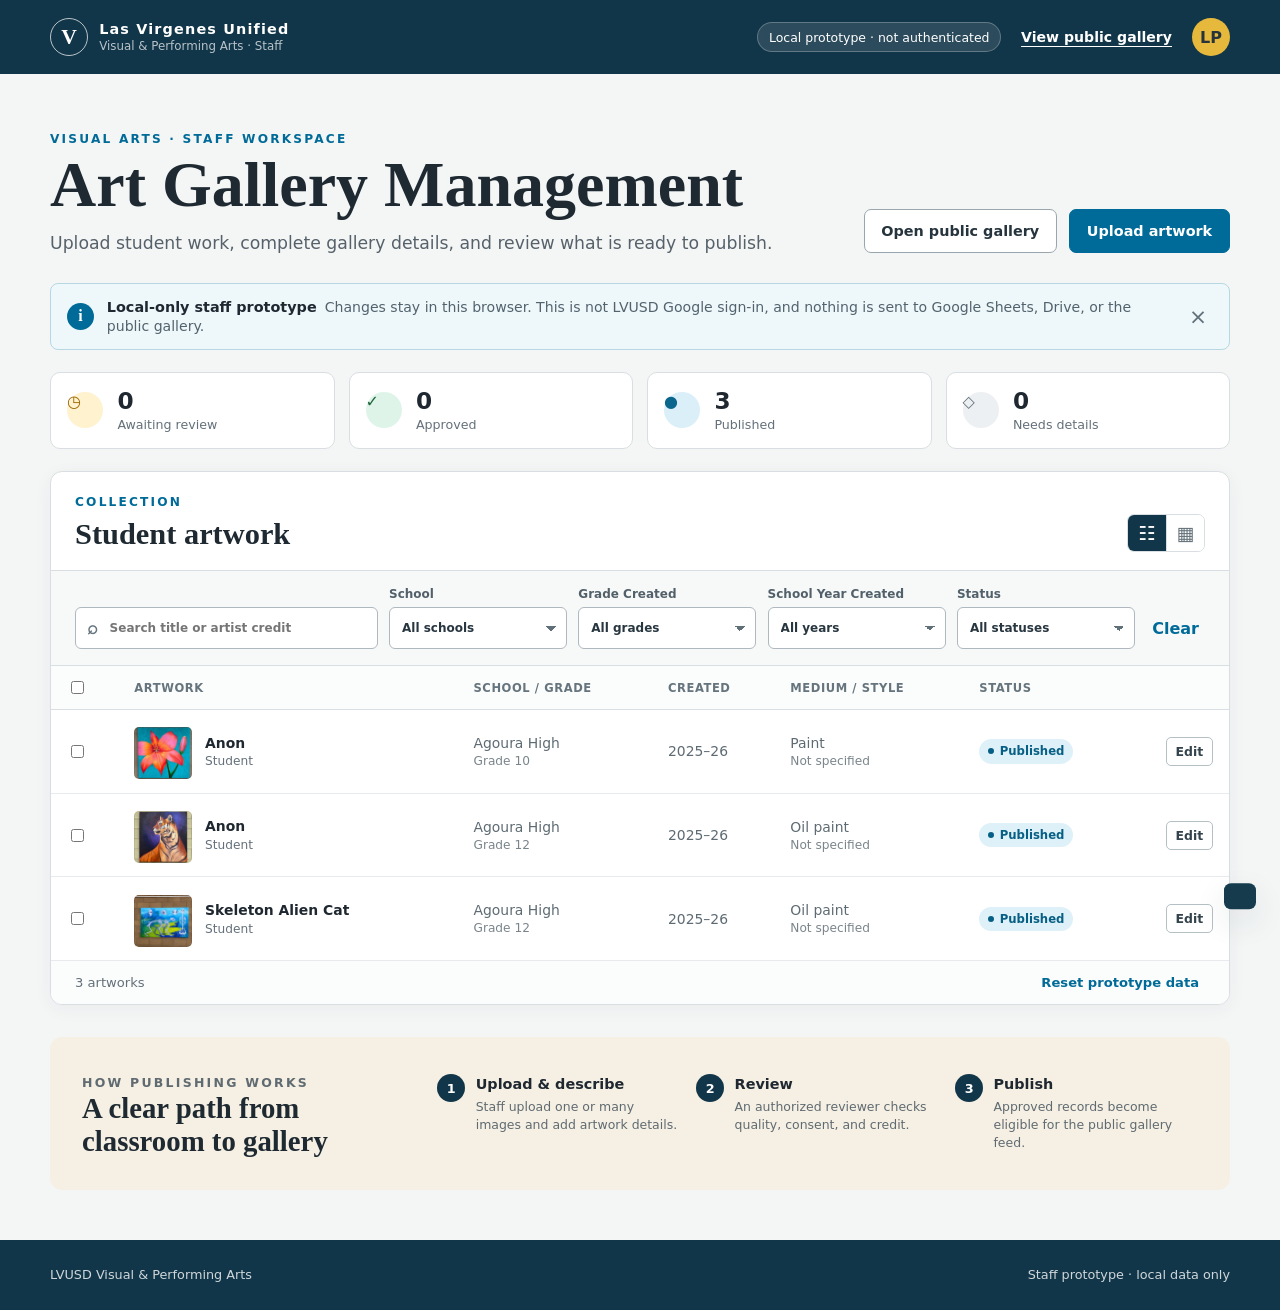
<file: staff/art-gallery.html>
<!doctype html>
<html lang="en">
<head>
  <meta charset="utf-8">
  <meta name="viewport" content="width=device-width, initial-scale=1">
  <meta name="description" content="LVUSD staff prototype for managing the Visual Arts gallery.">
  <title>Art Gallery Management | LVUSD VAPA</title>
  <link rel="stylesheet" href="../assets/css/gallery-management.css">
  <!-- Self-contained preview fixes: do not depend on cached external CSS revisions. -->
  <style>
    #table-view[hidden], #grid-view[hidden], .selection-bar[hidden], [hidden] { display:none !important; }
    .art-thumb.art-1 { background: #e5e5df url("../assets/visual-arts-gallery/lily-artwork.jpg") center/cover no-repeat !important; }
    .art-thumb.art-2 { background: #e5e5df url("../assets/visual-arts-gallery/tiger-artwork.jpg") center/cover no-repeat !important; }
    .art-thumb.art-3 { background: #e5e5df url("../assets/visual-arts-gallery/skeleton-alien-cat.jpg") center/cover no-repeat !important; }
  </style>


  <style>
    #upload-image-previews { display:flex; flex-wrap:wrap; gap:.5rem; justify-content:center; width:100%; }
    #upload-image-previews img { width:64px; height:64px; object-fit:cover; border-radius:6px; border:1px solid #cad4d9; }
    #upload-file-status {font-size:.85rem; color:#245267; font-weight:650; margin:.1rem 0; }
    #drop-zone #choose-files {min-height:38px; padding:.45rem .9rem;}
    .drop-zone {padding:1.1rem;}
  </style>
</head>
<body>
  <a class="skip-link" href="#main">Skip to main content</a>
  <header class="site-header">
    <a class="brand" href="../index.html?page=staffresources#staffresources" aria-label="LVUSD VAPA staff resources">
      <span class="brand-mark" aria-hidden="true">V</span>
      <span><strong>Las Virgenes Unified</strong><small>Visual &amp; Performing Arts · Staff</small></span>
    </a>
    <nav class="header-actions" aria-label="Utility navigation">
      <span class="prototype-badge">Local prototype · not authenticated</span>
      <a class="text-link" href="../index.html?page=visual#visual">View public gallery</a>
      <span class="avatar-button" aria-label="Local preview mode">LP</span>
    </nav>
  </header>

  <main id="main">
    <section class="hero shell" aria-labelledby="page-title">
      <div>
        <p class="eyebrow">Visual Arts · Staff workspace</p>
        <h1 id="page-title">Art Gallery Management</h1>
        <p class="lede">Upload student work, complete gallery details, and review what is ready to publish.</p>
      </div>
      <div class="hero-actions">
        <a class="button button-secondary" href="../index.html?page=visual#visual">Open public gallery</a>
        <button class="button button-primary" type="button" data-open-upload>Upload artwork</button>
      </div>
    </section>

    <section class="shell notice" aria-label="Prototype safety notice">
      <span class="notice-icon" aria-hidden="true">i</span>
      <div><strong>Local-only staff prototype</strong><p>Changes stay in this browser. This is not LVUSD Google sign-in, and nothing is sent to Google Sheets, Drive, or the public gallery.</p></div>
      <button class="notice-close" type="button" aria-label="Dismiss notice">×</button>
    </section>

    <section class="shell metrics" aria-label="Gallery overview">
      <article><span class="metric-icon metric-amber" aria-hidden="true">◷</span><div><strong id="pending-count">0</strong><span>Awaiting review</span></div></article>
      <article><span class="metric-icon metric-green" aria-hidden="true">✓</span><div><strong id="approved-count">0</strong><span>Approved</span></div></article>
      <article><span class="metric-icon metric-blue" aria-hidden="true">●</span><div><strong id="published-count">0</strong><span>Published</span></div></article>
      <article><span class="metric-icon metric-gray" aria-hidden="true">◇</span><div><strong id="draft-count">0</strong><span>Needs details</span></div></article>
    </section>

    <section class="shell workspace" aria-labelledby="collection-title">
      <div class="section-heading">
        <div><p class="eyebrow">Collection</p><h2 id="collection-title">Student artwork</h2></div>
        <div class="view-toggle" role="group" aria-label="Display options">
          <button class="active" type="button" data-view="table" aria-pressed="true" title="Table view">☷</button>
          <button type="button" data-view="grid" aria-pressed="false" title="Grid view">▦</button>
        </div>
      </div>

      <div class="toolbar">
        <label class="search-field"><span class="sr-only">Search artworks</span><span aria-hidden="true">⌕</span><input id="search" type="search" placeholder="Search title or artist credit"></label>
        <label><span>School</span><select id="school-filter"><option value="">All schools</option></select></label>
        <label><span>Grade Created</span><select id="grade-filter"><option value="">All grades</option></select></label>
        <label><span>School Year Created</span><select id="year-filter"><option value="">All years</option></select></label>
        <label><span>Status</span><select id="status-filter"><option value="">All statuses</option><option>Draft</option><option>Pending</option><option>Approved</option><option>Published</option><option>Needs changes</option></select></label>
        <button id="clear-filters" class="clear-button" type="button">Clear</button>
      </div>

      <div class="selection-bar" id="selection-bar" hidden>
        <strong><span id="selected-count">0</span> selected</strong>
        <button type="button" data-bulk="approve">Approve</button>
        <button type="button" data-bulk="changes">Request changes</button>
        <button type="button" data-bulk="archive">Archive</button>
      </div>

      <div class="table-wrap" id="table-view">
        <table>
          <thead><tr><th><input id="select-all" type="checkbox" aria-label="Select all visible artworks"></th><th>Artwork</th><th>School / grade</th><th>Created</th><th>Medium / style</th><th>Status</th><th><span class="sr-only">Actions</span></th></tr></thead>
          <tbody id="artwork-rows"></tbody>
        </table>
      </div>
      <div class="card-grid" id="grid-view" hidden></div>
      <p class="empty-state" id="empty-state" hidden>No artworks match these filters.</p>
      <div class="collection-footer"><span id="result-count">0 artworks</span><button class="text-button" id="reset-data" type="button">Reset prototype data</button></div>
    </section>

    <section class="shell workflow-panel" aria-labelledby="workflow-title">
      <div><p class="eyebrow">How publishing works</p><h2 id="workflow-title">A clear path from classroom to gallery</h2></div>
      <ol>
        <li><span>1</span><div><strong>Upload & describe</strong><p>Staff upload one or many images and add artwork details.</p></div></li>
        <li><span>2</span><div><strong>Review</strong><p>An authorized reviewer checks quality, consent, and credit.</p></div></li>
        <li><span>3</span><div><strong>Publish</strong><p>Approved records become eligible for the public gallery feed.</p></div></li>
      </ol>
    </section>
  </main>

  <footer class="site-footer"><div class="shell"><span>LVUSD Visual & Performing Arts</span><span>Staff prototype · local data only</span></div></footer>

  <dialog id="upload-dialog" class="modal">
    <form id="upload-form" novalidate>
      <div class="modal-header"><div><p class="eyebrow">New submission</p><h2>Upload artwork</h2></div><button class="icon-button" type="button" data-close-upload aria-label="Close">×</button></div>
      <div class="steps" aria-label="Upload progress"><span class="active">1 <small>Files</small></span><i></i><span>2 <small>Details</small></span><i></i><span>3 <small>Review</small></span></div>
      <div id="upload-step-files">
        <div class="drop-zone" id="drop-zone"><input id="file-input" type="file" accept="image/jpeg,image/png,image/webp" multiple hidden><span class="upload-glyph" aria-hidden="true">↑</span><strong>Drag artwork images here</strong><button class="button button-secondary" type="button" id="choose-files">Choose images</button><span>JPG, PNG, or WebP · up to 15 MB each</span><p id="upload-file-status" role="status" aria-live="polite">No files selected</p><div id="upload-image-previews" class="upload-image-previews" aria-label="Selected artwork thumbnails"></div></div>
        <p class="privacy-note"><strong>Student privacy:</strong> use artwork-only images. Avoid student faces, full legal names, and other identifying information.</p>
        <div class="modal-actions"><button class="button button-secondary" type="button" data-close-upload>Cancel</button><button class="button button-primary" id="continue-upload" type="button" disabled>Continue</button></div>
      </div>
      <div id="upload-step-details" hidden>
        <div class="file-summary"><span class="art-thumb art-7" aria-hidden="true"></span><div><strong id="file-summary-name">Artwork image</strong><span id="file-summary-size">Ready for metadata</span></div><button type="button" id="change-files">Change</button></div>
        <div class="form-grid">
          <label class="span-2">Artwork title<input name="title" required placeholder="Untitled is okay"></label>
          <label>Artist credit<input name="artist" required placeholder="First name + last initial, or Anonymous"></label>
          <label>School<select name="school" required><option value="">Choose school</option><option>Agoura High</option><option>Calabasas High</option><option>A.E. Wright Middle</option><option>A.C. Stelle Middle</option><option>Lupin Hill Elementary</option><option>Mariposa School</option></select></label>
          <label>Grade Created<select name="grade" required><option value="">Choose grade</option><option>K</option><option>1</option><option>2</option><option>3</option><option>4</option><option>5</option><option>6</option><option>7</option><option>8</option><option>9</option><option>10</option><option>11</option><option>12</option></select></label>
          <label>School Year Created<select name="year" required><option value="">Choose year</option><option>2026–27</option><option>2025–26</option><option>2024–25</option><option>2023–24</option></select></label>
          <label>Medium<input name="medium" required placeholder="e.g., Oil paint"></label>
          <label>Style<input name="style" required placeholder="e.g., Observational"></label>
          <label class="span-2 checkbox-label"><input name="consent" type="checkbox" required><span>I confirm this artwork is cleared for district publication and the artist credit follows district privacy guidance.</span></label>
        </div>
        <div class="modal-actions"><button class="button button-secondary" type="button" id="back-upload">Back</button><button class="button button-secondary" type="button" data-close-upload>Cancel</button><button class="button button-primary" type="submit">Add to review queue</button></div>
      </div>
    </form>
  </dialog>

  <dialog id="edit-dialog" class="modal modal-wide">
    <form id="edit-form" novalidate>
      <input type="hidden" name="id">
      <div class="modal-header"><div><p class="eyebrow">Artwork record</p><h2>Edit details</h2></div><button class="icon-button" type="button" data-close-edit aria-label="Close">×</button></div>
      <div class="edit-layout"><div class="edit-preview art-thumb art-1" id="edit-preview" aria-hidden="true"></div><div class="form-grid">
        <label class="span-2">Artwork title<input name="title" required></label><label>Artist credit<input name="artist" required></label><label>School<input name="school" required></label><label>Grade Created<input name="grade" required></label><label>School Year Created<input name="year" required></label><label>Medium<input name="medium" required></label><label>Style<input name="style" required></label><label>Status<select name="status"><option>Draft</option><option>Pending</option><option>Approved</option><option>Published</option><option>Needs changes</option></select></label>
      </div></div>
      <div class="modal-actions"><button class="button button-secondary" type="button" data-close-edit>Cancel</button><button class="button button-primary" type="submit">Save changes</button></div>
    </form>
  </dialog>
  <div class="toast" id="toast" role="status" aria-live="polite"></div>
  <script src="../assets/js/gallery-management.js"></script>
</body>
</html>
</file>
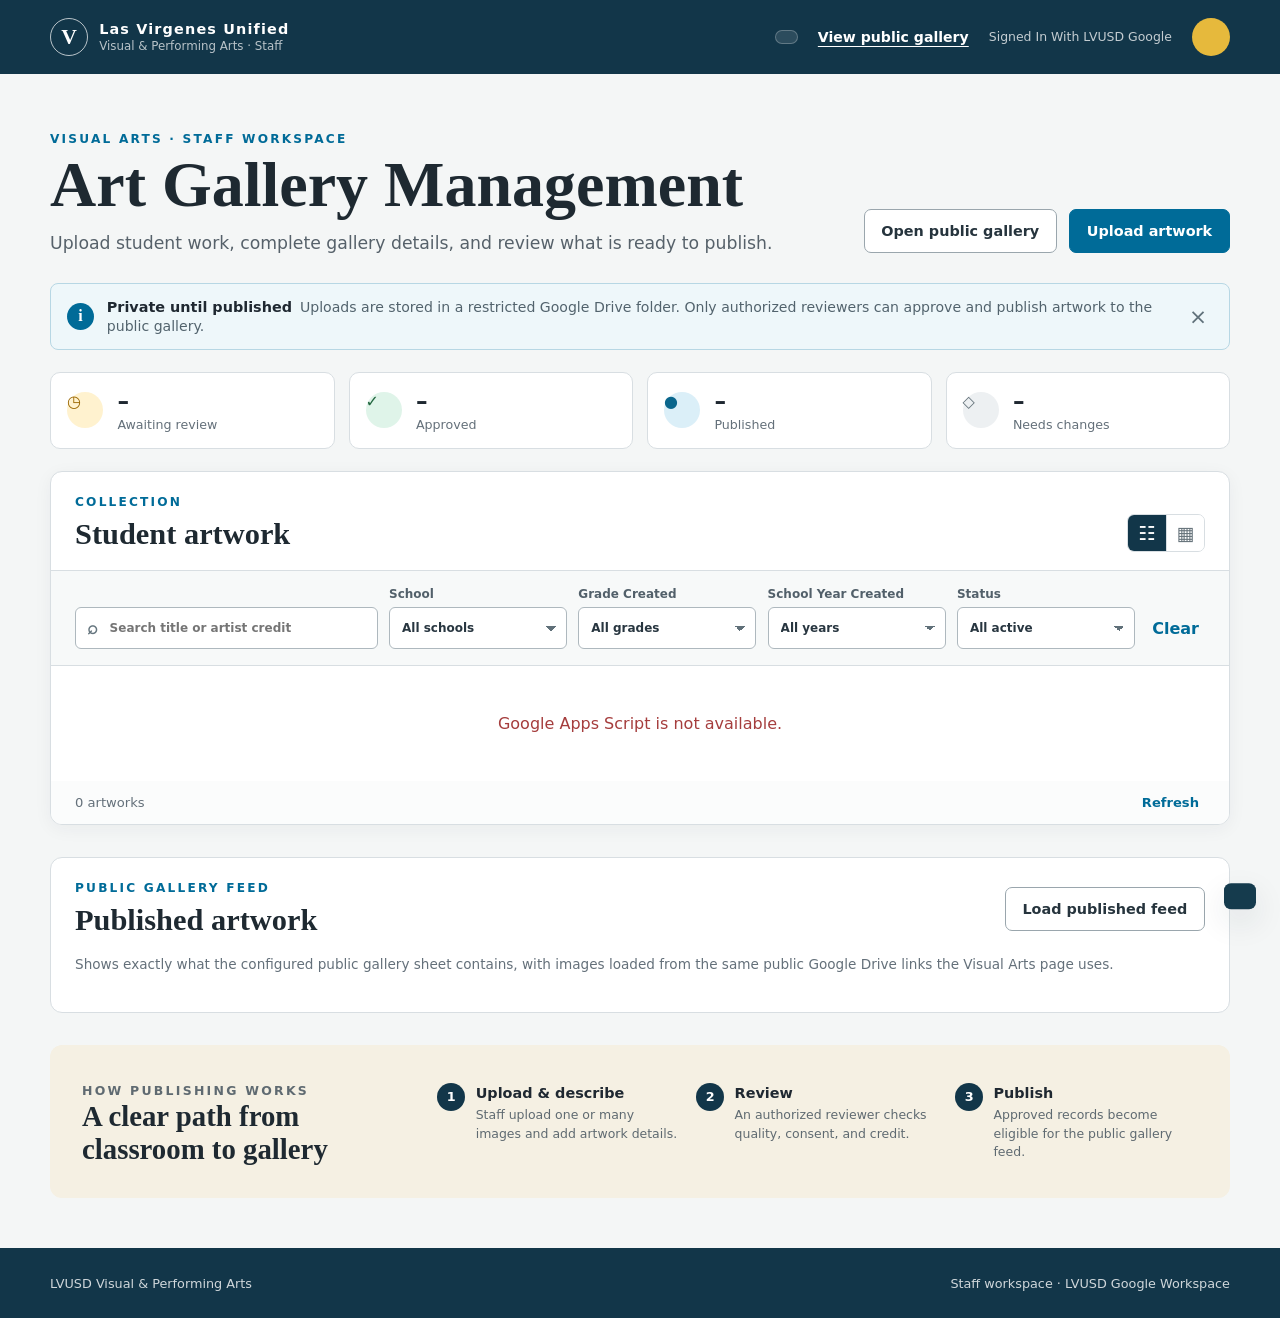
<file: tools/gallery-staff-appscript/Staff.html>
<!doctype html>
<html lang="en">
<head>
<meta charset="utf-8">
<base target="_top">
<title>Art Gallery Management | LVUSD VAPA</title>
<style>
:root{--ink:#1f2831;--muted:#64707a;--navy:#123649;--blue:#006b98;--sky:#dceef5;--cream:#f5f0e3;--paper:#fff;--gold:#cc8c13;--green:#277a50;--red:#a53d3d;--line:#d8dee2;--shadow:0 12px 32px rgba(23,42,54,.11);font-family:Inter,ui-sans-serif,system-ui,-apple-system,BlinkMacSystemFont,"Segoe UI",sans-serif;color:var(--ink);background:#f4f6f6;font-size:16px}
*{box-sizing:border-box}body{margin:0;min-width:320px}button,input,select{font:inherit}button,a{touch-action:manipulation}a{color:inherit}.skip-link{position:fixed;left:1rem;top:-4rem;z-index:99;background:#fff;padding:.7rem 1rem}.skip-link:focus{top:1rem}.shell{width:min(1180px,calc(100% - 40px));margin-inline:auto}.site-header{height:74px;padding:0 max(20px,calc((100% - 1180px)/2));display:flex;align-items:center;justify-content:space-between;background:var(--navy);color:#fff}.brand{display:flex;align-items:center;gap:.7rem;text-decoration:none}.brand-mark{display:grid;place-items:center;width:38px;height:38px;border:1.5px solid rgba(255,255,255,.7);border-radius:50%;font:700 1.35rem Georgia,serif}.brand strong,.brand small{display:block}.brand strong{letter-spacing:.08em;font-size:.9rem}.brand small{opacity:.7;font-size:.74rem;margin-top:.1rem}.header-actions{display:flex;align-items:center;gap:1.25rem}.prototype-badge{font-size:.78rem;background:rgba(255,255,255,.11);border:1px solid rgba(255,255,255,.25);padding:.38rem .66rem;border-radius:999px}.text-link{font-weight:700;font-size:.88rem;text-underline-offset:4px}.avatar-button{border:0;background:#e6b93c;color:#27333b;border-radius:50%;width:38px;height:38px;font-weight:800}.hero{display:flex;align-items:flex-end;justify-content:space-between;gap:2rem;padding:58px 0 30px}.eyebrow{margin:0 0 .5rem;text-transform:uppercase;letter-spacing:.18em;font-size:.76rem;font-weight:800;color:var(--blue)}h1,h2{font-family:Georgia,"Times New Roman",serif;margin:0;color:#1e2931}h1{font-size:clamp(2.2rem,5vw,4rem);line-height:.98}h2{font-size:clamp(1.6rem,3vw,2.35rem)}.lede{font-size:1.08rem;color:#56616a;margin:1rem 0 0}.hero-actions{display:flex;gap:.75rem;flex-shrink:0}.button{display:inline-flex;align-items:center;justify-content:center;min-height:44px;border-radius:7px;padding:.72rem 1.05rem;font-weight:800;font-size:.9rem;text-decoration:none;cursor:pointer}.button-primary{background:var(--blue);border:1px solid var(--blue);color:#fff}.button-primary:hover{background:#005679}.button-secondary{background:#fff;border:1px solid #9aa6ad;color:#26343d}.notice{background:#eef7fa;border:1px solid #b7d7e4;border-radius:8px;padding:.85rem 1rem;display:flex;align-items:center;gap:.8rem}.notice-icon{display:grid;place-items:center;width:27px;height:27px;flex:0 0 auto;border-radius:50%;background:var(--blue);color:white;font:700 1rem Georgia}.notice strong{font-size:.9rem}.notice p{display:inline;margin:0 0 0 .5rem;color:#52636d;font-size:.88rem}.notice-close{margin-left:auto;border:0;background:transparent;color:#60717a;font-size:1.35rem;cursor:pointer}.metrics{display:grid;grid-template-columns:repeat(4,1fr);gap:14px;margin-block:22px}.metrics article{background:#fff;border:1px solid var(--line);border-radius:10px;padding:1rem;display:flex;align-items:center;gap:.9rem}.metric-icon{width:36px;height:36px;border-radius:50%;display:grid;place-items:center;font-weight:900}.metric-amber{background:#fff2cf;color:#9b6700}.metric-green{background:#dff4e9;color:#22663f}.metric-blue{background:#dbeff8;color:#0a668c}.metric-gray{background:#edf0f2;color:#66747c}.metrics strong,.metrics span{display:block}.metrics strong{font-size:1.45rem;line-height:1}.metrics article div span{font-size:.79rem;color:var(--muted);margin-top:.3rem}.workspace{background:#fff;border:1px solid var(--line);border-radius:12px;box-shadow:0 4px 18px rgba(31,48,59,.05);overflow:hidden}.section-heading{padding:1.45rem 1.5rem 1.15rem;display:flex;align-items:flex-end;justify-content:space-between}.section-heading h2{font-size:1.9rem}.view-toggle{display:flex;border:1px solid var(--line);border-radius:7px;overflow:hidden}.view-toggle button{width:38px;height:36px;border:0;background:#fff;color:#65727a;cursor:pointer;font-size:1.2rem}.view-toggle button+button{border-left:1px solid var(--line)}.view-toggle .active{background:var(--navy);color:#fff}.toolbar{display:grid;grid-template-columns:1.7fr repeat(4,1fr) auto;gap:.7rem;padding:1rem 1.5rem;background:#f7f9f9;border-block:1px solid var(--line);align-items:end}.toolbar label{font-size:.75rem;font-weight:800;color:#52606a}.toolbar label>span{display:block;margin-bottom:.35rem}.toolbar select,.toolbar input{width:100%;height:42px;border:1px solid #aeb8be;border-radius:6px;background:#fff;padding:0 .75rem;color:#283640}.toolbar select{appearance:none;background-image:linear-gradient(45deg,transparent 50%,#607079 50%),linear-gradient(135deg,#607079 50%,transparent 50%);background-position:calc(100% - 15px) 18px,calc(100% - 10px) 18px;background-size:5px 5px,5px 5px;background-repeat:no-repeat;padding-right:2rem}.search-field{position:relative}.search-field>span[aria-hidden]{position:absolute;left:.72rem;bottom:.72rem;font-size:1.1rem;color:#65757e;margin:0}.search-field input{padding-left:2.1rem}.clear-button{height:42px;border:0;background:transparent;color:var(--blue);font-weight:800;cursor:pointer}.selection-bar{margin:1rem 1.5rem 0;padding:.65rem .85rem;background:#eaf4f8;border-radius:7px;display:flex;align-items:center;gap:.7rem}.selection-bar[hidden]{display:none}.selection-bar strong{margin-right:auto;font-size:.86rem}.selection-bar button{border:1px solid #93b7c6;background:#fff;border-radius:5px;padding:.4rem .65rem;color:#18485c;font-weight:700;font-size:.8rem}.table-wrap{overflow:auto}.table-wrap table{border-collapse:collapse;width:100%;min-width:870px}.table-wrap th{padding:.75rem 1rem;text-align:left;font-size:.72rem;text-transform:uppercase;letter-spacing:.05em;color:#66747d;background:#fbfcfc;border-bottom:1px solid var(--line)}.table-wrap td{padding:.85rem 1rem;border-bottom:1px solid #e7ebed;vertical-align:middle;font-size:.87rem}.table-wrap tr:hover td{background:#fcfdfd}.artwork-cell{display:flex;align-items:center;gap:.8rem;min-width:230px}.artwork-cell strong,.artwork-cell span{display:block}.artwork-cell span{font-size:.76rem;color:var(--muted);margin-top:.22rem}.art-thumb{display:block;flex:0 0 auto;width:58px;height:52px;border-radius:5px;background:#ccc center/cover;box-shadow:inset 0 0 0 1px rgba(0,0,0,.07)}.art-1{background:radial-gradient(circle at 50% 50%,#ffd35c 0 7%,#e94d69 8% 20%,transparent 21%),conic-gradient(from 20deg,#f9913d,#ee496c,#ffb13b,#dd375d,#f9913d),#0f9cab}.art-2{background:radial-gradient(ellipse at 48% 44%,#e6a45c 0 19%,#1e263c 21% 31%,transparent 32%),linear-gradient(140deg,#21234b,#755486 55%,#c29368)}.art-3{background:repeating-linear-gradient(65deg,transparent 0 9px,rgba(245,246,220,.9) 10px 12px),linear-gradient(145deg,#34b7d3,#92c84b 58%,#1a6893)}.art-4{background:radial-gradient(circle at 25% 30%,#fff 0 4%,transparent 5%),radial-gradient(circle at 65% 48%,#f8d96c 0 7%,transparent 8%),linear-gradient(135deg,#243a6d,#d84c7a)}.art-5{background:linear-gradient(30deg,transparent 38%,#56312e 39% 47%,transparent 48%),radial-gradient(circle at 35% 45%,#e3bd88 0 18%,transparent 19%),#9dc5a7}.art-6{background:repeating-radial-gradient(circle at 50% 50%,#423c77 0 7px,#77bdc8 8px 14px,#efc654 15px 21px)}.art-7{background:conic-gradient(from 25deg,#87c9d2,#ef9a43,#cc4968,#674a87,#87c9d2)}.muted-cell{color:#5e6b73}.muted-cell span{display:block;font-size:.76rem;color:#7a858b;margin-top:.18rem}.status{display:inline-flex;align-items:center;border-radius:999px;padding:.32rem .55rem;font-size:.73rem;font-weight:800}.status::before{content:"";width:6px;height:6px;border-radius:50%;margin-right:.35rem;background:currentColor}.status-pending{color:#8e6208;background:#fff2d6}.status-approved{color:#236743;background:#dff4e9}.status-published{color:#075f85;background:#def1f8}.status-draft{color:#5d6970;background:#edf0f2}.status-needs-changes{color:#923b3b;background:#f8e4e4}.row-actions{display:flex;justify-content:flex-end;gap:.35rem}.row-actions button{border:1px solid #b5c0c5;background:#fff;border-radius:5px;padding:.38rem .55rem;font-size:.78rem;font-weight:750;color:#34444d;cursor:pointer}.row-actions .approve-button{color:#1f6942;border-color:#8dc3a6}.card-grid{display:grid;grid-template-columns:repeat(3,1fr);gap:1rem;padding:1.5rem}.art-card{border:1px solid var(--line);border-radius:9px;overflow:hidden;background:#fff}.art-card .art-thumb{width:100%;height:170px;border-radius:0}.art-card-body{padding:1rem}.art-card-head{display:flex;justify-content:space-between;gap:1rem}.art-card h3{font:700 1.15rem Georgia;margin:0}.art-card p{font-size:.82rem;color:var(--muted);margin:.45rem 0 .9rem}.art-card-actions{display:flex;gap:.4rem}.art-card-actions button{border:1px solid #afbbc0;border-radius:5px;background:#fff;padding:.4rem .6rem;font-size:.8rem;font-weight:700}.empty-state{text-align:center;padding:4rem;color:var(--muted)}.collection-footer{display:flex;justify-content:space-between;align-items:center;padding:.8rem 1.5rem;color:var(--muted);font-size:.82rem;background:#fbfcfc}.text-button{background:none;border:0;color:var(--blue);font-weight:700;cursor:pointer}.workflow-panel{margin-block:32px 50px;background:var(--cream);border-radius:12px;padding:2rem;display:grid;grid-template-columns:.85fr 2fr;gap:2rem;align-items:center}.workflow-panel h2{font-size:1.8rem}.workflow-panel ol{list-style:none;padding:0;margin:0;display:grid;grid-template-columns:repeat(3,1fr);gap:1rem}.workflow-panel li{display:flex;gap:.65rem}.workflow-panel li>span{flex:0 0 auto;width:28px;height:28px;border-radius:50%;background:var(--navy);color:#fff;display:grid;place-items:center;font-weight:800;font-size:.8rem}.workflow-panel strong{font-size:.9rem}.workflow-panel p{font-size:.78rem;line-height:1.45;color:#5f6a71;margin:.3rem 0 0}.site-footer{background:var(--navy);color:rgba(255,255,255,.8);font-size:.8rem}.site-footer .shell{height:70px;display:flex;align-items:center;justify-content:space-between}.modal{width:min(760px,calc(100% - 32px));border:0;border-radius:12px;padding:0;box-shadow:var(--shadow);max-height:90vh}.modal::backdrop{background:rgba(11,30,41,.68)}.modal form{padding:1.5rem}.modal-header{display:flex;align-items:flex-start;justify-content:space-between}.modal-header h2{font-size:2rem}.icon-button{border:0;background:#edf1f2;border-radius:50%;width:36px;height:36px;font-size:1.35rem;cursor:pointer}.steps{display:flex;align-items:center;justify-content:center;margin:1.4rem 0}.steps span{width:30px;height:30px;border-radius:50%;display:grid;place-items:center;background:#e2e7e9;color:#6b787f;font-weight:800;font-size:.78rem;position:relative}.steps span small{position:absolute;top:34px;font-size:.68rem;font-weight:700}.steps span.active{background:var(--blue);color:#fff}.steps i{width:75px;height:2px;background:#d9dfe1}.drop-zone{min-height:230px;border:2px dashed #93aeb9;border-radius:10px;background:#f7fbfc;display:flex;flex-direction:column;align-items:center;justify-content:center;gap:.5rem;margin-top:2.7rem;cursor:pointer;text-align:center}.drop-zone.dragover{background:#e8f5f9;border-color:var(--blue)}.drop-zone input{position:absolute;opacity:0;pointer-events:none}.upload-glyph{display:grid;place-items:center;width:50px;height:50px;border-radius:50%;background:#dbeff6;color:var(--blue);font-size:1.8rem}.drop-zone>span:last-child{font-size:.8rem;color:var(--muted)}.privacy-note{font-size:.79rem;color:#5f6d75;background:#fff8df;border-left:3px solid var(--gold);padding:.7rem .8rem}.modal-actions{display:flex;justify-content:flex-end;gap:.65rem;margin-top:1.3rem}.button:disabled{opacity:.45;cursor:not-allowed}.file-summary{margin:2.7rem 0 1rem;border:1px solid var(--line);border-radius:8px;padding:.7rem;display:flex;align-items:center;gap:.75rem}.file-summary div{flex:1}.file-summary strong,.file-summary span{display:block}.file-summary span{font-size:.75rem;color:var(--muted);margin-top:.2rem}.file-summary button{border:0;background:transparent;color:var(--blue);font-weight:700}.form-grid{display:grid;grid-template-columns:1fr 1fr;gap:.9rem}.form-grid label{font-size:.78rem;font-weight:800;color:#4f5d65}.form-grid input,.form-grid select{display:block;width:100%;height:42px;border:1px solid #aab5bb;border-radius:6px;margin-top:.35rem;padding:0 .7rem;background:#fff}.span-2{grid-column:span 2}.checkbox-label{display:flex;align-items:flex-start;gap:.6rem;font-weight:600!important;line-height:1.45}.checkbox-label input{width:18px;height:18px;flex:0 0 auto;margin:.1rem 0}.modal-wide{width:min(900px,calc(100% - 32px))}.edit-layout{display:grid;grid-template-columns:280px 1fr;gap:1.4rem;margin-top:1.4rem}.edit-preview{width:100%;height:100%;min-height:310px;border-radius:8px}.toast{position:fixed;right:24px;bottom:24px;background:#153b4d;color:#fff;border-radius:7px;padding:.8rem 1rem;font-weight:700;font-size:.85rem;box-shadow:var(--shadow);transform:translateY(130%);transition:.25s;z-index:100}.toast.show{transform:translateY(0)}.sr-only{position:absolute!important;width:1px!important;height:1px!important;padding:0!important;margin:-1px!important;overflow:hidden!important;clip:rect(0,0,0,0)!important;white-space:nowrap!important;border:0!important}
@media (max-width:950px){.toolbar{grid-template-columns:2fr 1fr 1fr}.clear-button{justify-self:start}.metrics{grid-template-columns:repeat(2,1fr)}.workflow-panel{grid-template-columns:1fr}.card-grid{grid-template-columns:repeat(2,1fr)}}
@media (max-width:700px){.shell{width:min(100% - 24px,1180px)}.site-header{padding-inline:12px}.prototype-badge,.header-actions .text-link{display:none}.hero{display:block;padding-top:38px}.hero-actions{margin-top:1.4rem}.hero-actions .button{flex:1}.notice p{display:block;margin:.2rem 0 0}.metrics{gap:8px}.metrics article{padding:.75rem}.toolbar{grid-template-columns:1fr 1fr;padding:1rem}.search-field{grid-column:span 2}.section-heading{padding-inline:1rem}.card-grid{grid-template-columns:1fr;padding:1rem}.workflow-panel{padding:1.25rem}.workflow-panel ol{grid-template-columns:1fr}.form-grid,.edit-layout{grid-template-columns:1fr}.span-2{grid-column:span 1}.edit-preview{height:190px;min-height:0}.site-footer .shell{display:block;padding-top:17px}.site-footer span{display:block;margin:.25rem 0}}
/* Upload thumbnail rules carried over from staff/art-gallery.html inline styles */
#upload-image-previews{display:flex;flex-wrap:wrap;gap:.5rem;justify-content:center;width:100%}
#upload-image-previews img{width:64px;height:64px;object-fit:cover;border-radius:6px;border:1px solid #cad4d9}
#upload-file-status{font-size:.85rem;color:#245267;font-weight:650;margin:.1rem 0}
#drop-zone #choose-files{min-height:38px;padding:.45rem .9rem}
.drop-zone{padding:1.1rem}
/* ---- Apps Script integration additions (same design language as the original dashboard) ---- */
[hidden]{display:none!important}
.art-thumb{background:conic-gradient(from 25deg,#dfe8eb,#eef2f3,#dfe8eb);background-size:cover;background-position:center;background-repeat:no-repeat}
.art-thumb.has-image{background-color:#e5e5df}
.art-thumb.loading{animation:pulse 1.4s ease-in-out infinite}
@keyframes pulse{50%{opacity:.55}}
button.art-thumb{border:0;padding:0;cursor:zoom-in}
.identity{display:flex;flex-direction:column;align-items:flex-end;font-size:.78rem;line-height:1.3}
.identity strong{font-size:.84rem}.identity span{opacity:.75;text-transform:capitalize}
.role-badge{font-size:.78rem;background:rgba(255,255,255,.11);border:1px solid rgba(255,255,255,.25);padding:.38rem .66rem;border-radius:999px;text-transform:capitalize}
.status-archived{color:#5d6970;background:#edf0f2}
.row-actions button.publish-button{color:#075f85;border-color:#8cc0d6}
.row-actions button.danger,.art-card-actions button.danger{color:#923b3b;border-color:#d9a9a9}
.row-actions button:disabled,.art-card-actions button:disabled,.selection-bar button:disabled{opacity:.45;cursor:not-allowed}
.art-card .art-thumb{display:block;width:100%;height:190px;border-radius:0}
.art-card-actions{flex-wrap:wrap}
.selection-bar button.danger{color:#923b3b;border-color:#d9a9a9}
.collection-footer .footer-actions{display:flex;gap:1rem}
.load-state{padding:3rem 1.5rem;text-align:center;color:var(--muted)}
.load-state.error{color:var(--red)}
.edit-preview{background:#eef1f2 center/contain no-repeat;display:flex;align-items:center;justify-content:center;color:var(--muted);font-size:.85rem;position:relative;border:1px solid var(--line)}
.edit-preview-wrap{display:flex;flex-direction:column;gap:.6rem}
.edit-preview-meta{font-size:.75rem;color:var(--muted);line-height:1.45}
.edit-meta{grid-column:span 2;background:#f7f9f9;border:1px solid var(--line);border-radius:8px;padding:.7rem .85rem;font-size:.8rem;color:#4f5d65;line-height:1.55}
.edit-meta .review-note{color:#923b3b;font-weight:700}
.edit-workflow{display:flex;flex-wrap:wrap;gap:.5rem;margin-right:auto}
.form-grid textarea{display:block;width:100%;min-height:90px;border:1px solid #aab5bb;border-radius:6px;margin-top:.35rem;padding:.6rem .7rem;font:inherit}
.form-grid input:disabled,.form-grid select:disabled{background:#f1f3f4;color:#6a767c}
.button-danger{background:#fff;border:1px solid #c98f8f;color:#923b3b}
.button-publish{background:#075f85;border:1px solid #075f85;color:#fff}
.upload-review-list{list-style:none;margin:2.7rem 0 0;padding:0;display:grid;gap:.6rem;max-height:46vh;overflow:auto}
.upload-review-list li{display:grid;grid-template-columns:64px 1fr auto;gap:.8rem;align-items:center;border:1px solid var(--line);border-radius:8px;padding:.55rem .7rem}
.upload-review-list img{width:64px;height:64px;object-fit:cover;border-radius:6px;border:1px solid #cad4d9}
.upload-review-list label{font-size:.72rem;font-weight:800;color:#4f5d65}
.upload-review-list input{display:block;width:100%;height:38px;border:1px solid #aab5bb;border-radius:6px;margin-top:.25rem;padding:0 .6rem}
.upload-review-list small{display:block;font-size:.72rem;color:var(--muted);margin-top:.2rem}
.upload-state{font-size:.75rem;font-weight:800;border-radius:999px;padding:.3rem .55rem;background:#edf0f2;color:#5d6970;white-space:nowrap}
.upload-state.uploading{background:#fff2d6;color:#8e6208}.upload-state.done{background:#dff4e9;color:#236743}.upload-state.failed{background:#f8e4e4;color:#923b3b}
.upload-summary{font-size:.82rem;color:#4f5d65;margin:.9rem 0 0;line-height:1.5}
.lightbox{width:min(1200px,calc(100% - 32px));max-height:94vh;background:#0e1b22;color:#fff}
.lightbox .lightbox-inner{padding:1rem 1rem 1.2rem}
.lightbox .modal-header h2{color:#fff;font-size:1.4rem}
.lightbox .lightbox-stage{display:flex;align-items:center;justify-content:center;min-height:50vh;margin-top:.8rem}
.lightbox img{max-width:100%;max-height:78vh;object-fit:contain;border-radius:4px;background:#1b2a33}
.lightbox .lightbox-meta{font-size:.78rem;opacity:.75;margin-top:.6rem;text-align:center}
.public-panel{background:#fff;border:1px solid var(--line);border-radius:12px;margin-block:32px;overflow:hidden}
.public-panel .section-heading{align-items:center}
.public-panel .public-note{padding:0 1.5rem 1rem;font-size:.85rem;color:var(--muted);margin:0}
.public-grid{display:grid;grid-template-columns:repeat(4,1fr);gap:1rem;padding:0 1.5rem 1.5rem}
.public-grid figure{margin:0;border:1px solid var(--line);border-radius:9px;overflow:hidden}
.public-grid img{display:block;width:100%;height:180px;object-fit:cover;background:#e5e5df}
.public-grid figcaption{padding:.7rem .8rem;font-size:.8rem;color:var(--muted)}
.public-grid figcaption strong{display:block;font:700 1rem Georgia,serif;color:var(--ink);margin-bottom:.2rem}
.toast{max-width:calc(100% - 48px)}
.confirm-text{font-size:.92rem;color:#4f5d65;line-height:1.5;margin:1.2rem 0 0}
@media (max-width:950px){.public-grid{grid-template-columns:repeat(2,1fr)}}
@media (max-width:700px){.public-grid{grid-template-columns:1fr}.identity{display:none}.upload-review-list li{grid-template-columns:48px 1fr}.upload-review-list .upload-state{grid-column:span 2;justify-self:start}.edit-meta{grid-column:span 1}}
</style>
</head>
<body>
  <a class="skip-link" href="#main" target="_self">Skip to main content</a>
  <header class="site-header">
    <a class="brand" href="https://lvusdvapa.github.io/index.html?page=staffresources#staffresources" aria-label="LVUSD VAPA staff resources">
      <span class="brand-mark" aria-hidden="true">V</span>
      <span><strong>Las Virgenes Unified</strong><small>Visual &amp; Performing Arts · Staff</small></span>
    </a>
    <nav class="header-actions" aria-label="Utility navigation">
      <span class="role-badge" id="role-badge"><?= staffRole ?></span>
      <a class="text-link" href="https://lvusdvapa.github.io/index.html?page=visual#visual" target="_blank" rel="noopener">View public gallery</a>
      <span class="identity"><strong id="staff-email"><?= staffEmail ?></strong><span>Signed in with LVUSD Google</span></span>
      <span class="avatar-button" id="avatar" aria-hidden="true"></span>
    </nav>
  </header>

  <main id="main">
    <section class="hero shell" aria-labelledby="page-title">
      <div>
        <p class="eyebrow">Visual Arts · Staff workspace</p>
        <h1 id="page-title">Art Gallery Management</h1>
        <p class="lede">Upload student work, complete gallery details, and review what is ready to publish.</p>
      </div>
      <div class="hero-actions">
        <a class="button button-secondary" href="#public-gallery" target="_self" id="open-public">Open public gallery</a>
        <button class="button button-primary" type="button" data-open-upload>Upload artwork</button>
      </div>
    </section>

    <section class="shell notice" aria-label="Privacy notice">
      <span class="notice-icon" aria-hidden="true">i</span>
      <div><strong>Private until published</strong><p>Uploads are stored in a restricted Google Drive folder. Only authorized reviewers can approve and publish artwork to the public gallery.</p></div>
      <button class="notice-close" type="button" aria-label="Dismiss notice">×</button>
    </section>

    <section class="shell metrics" aria-label="Gallery overview">
      <article><span class="metric-icon metric-amber" aria-hidden="true">◷</span><div><strong id="pending-count">–</strong><span>Awaiting review</span></div></article>
      <article><span class="metric-icon metric-green" aria-hidden="true">✓</span><div><strong id="approved-count">–</strong><span>Approved</span></div></article>
      <article><span class="metric-icon metric-blue" aria-hidden="true">●</span><div><strong id="published-count">–</strong><span>Published</span></div></article>
      <article><span class="metric-icon metric-gray" aria-hidden="true">◇</span><div><strong id="changes-count">–</strong><span>Needs changes</span></div></article>
    </section>

    <section class="shell workspace" aria-labelledby="collection-title">
      <div class="section-heading">
        <div><p class="eyebrow">Collection</p><h2 id="collection-title">Student artwork</h2></div>
        <div class="view-toggle" role="group" aria-label="Display options">
          <button class="active" type="button" data-view="table" aria-pressed="true" title="Table view">☷</button>
          <button type="button" data-view="grid" aria-pressed="false" title="Grid view">▦</button>
        </div>
      </div>

      <div class="toolbar">
        <label class="search-field"><span class="sr-only">Search artworks</span><span aria-hidden="true">⌕</span><input id="search" type="search" placeholder="Search title or artist credit"></label>
        <label><span>School</span><select id="school-filter"><option value="">All schools</option></select></label>
        <label><span>Grade Created</span><select id="grade-filter"><option value="">All grades</option></select></label>
        <label><span>School Year Created</span><select id="year-filter"><option value="">All years</option></select></label>
        <label><span>Status</span><select id="status-filter"><option value="">All active</option><option>Pending</option><option>Approved</option><option>Published</option><option>Needs Changes</option><option>Archived</option></select></label>
        <button id="clear-filters" class="clear-button" type="button">Clear</button>
      </div>

      <div class="selection-bar" id="selection-bar" hidden>
        <strong><span id="selected-count">0</span> selected</strong>
        <button type="button" data-bulk="approve">Approve</button>
        <button type="button" data-bulk="changes">Request changes</button>
        <button type="button" data-bulk="archive" class="danger">Archive</button>
      </div>

      <div class="load-state" id="load-state" role="status">Loading artwork from Google Sheets…</div>
      <div class="table-wrap" id="table-view" hidden>
        <table>
          <thead><tr><th class="select-col"><input id="select-all" type="checkbox" aria-label="Select all visible artworks"></th><th>Artwork</th><th>School / grade</th><th>Created</th><th>Medium / style</th><th>Status</th><th><span class="sr-only">Actions</span></th></tr></thead>
          <tbody id="artwork-rows"></tbody>
        </table>
      </div>
      <div class="card-grid" id="grid-view" hidden></div>
      <p class="empty-state" id="empty-state" hidden>No artworks match these filters.</p>
      <div class="collection-footer"><span id="result-count">0 artworks</span><div class="footer-actions"><span id="last-sync"></span><button class="text-button" id="refresh-data" type="button">Refresh</button></div></div>
    </section>

    <section class="shell public-panel" id="public-gallery" aria-labelledby="public-title">
      <div class="section-heading">
        <div><p class="eyebrow">Public gallery feed</p><h2 id="public-title">Published artwork</h2></div>
        <button class="button button-secondary" type="button" id="load-public">Load published feed</button>
      </div>
      <p class="public-note">Shows exactly what the configured public gallery sheet contains, with images loaded from the same public Google Drive links the Visual Arts page uses.</p>
      <div class="load-state" id="public-state" hidden></div>
      <div class="public-grid" id="public-grid"></div>
    </section>

    <section class="shell workflow-panel" aria-labelledby="workflow-title">
      <div><p class="eyebrow">How publishing works</p><h2 id="workflow-title">A clear path from classroom to gallery</h2></div>
      <ol>
        <li><span>1</span><div><strong>Upload &amp; describe</strong><p>Staff upload one or many images and add artwork details.</p></div></li>
        <li><span>2</span><div><strong>Review</strong><p>An authorized reviewer checks quality, consent, and credit.</p></div></li>
        <li><span>3</span><div><strong>Publish</strong><p>Approved records become eligible for the public gallery feed.</p></div></li>
      </ol>
    </section>
  </main>

  <footer class="site-footer"><div class="shell"><span>LVUSD Visual &amp; Performing Arts</span><span>Staff workspace · LVUSD Google Workspace</span></div></footer>

  <!-- Upload: 1 Files → 2 Details → 3 Review -->
  <dialog id="upload-dialog" class="modal">
    <form id="upload-form" novalidate>
      <div class="modal-header"><div><p class="eyebrow">New submission</p><h2>Upload artwork</h2></div><button class="icon-button" type="button" data-close-upload aria-label="Close">×</button></div>
      <div class="steps" aria-label="Upload progress"><span class="active">1 <small>Files</small></span><i></i><span>2 <small>Details</small></span><i></i><span>3 <small>Review</small></span></div>
      <div id="upload-step-files">
        <div class="drop-zone" id="drop-zone"><input id="file-input" type="file" accept="image/jpeg,image/png,image/webp" multiple hidden><span class="upload-glyph" aria-hidden="true">↑</span><strong>Drag artwork images here</strong><button class="button button-secondary" type="button" id="choose-files">Choose images</button><span>JPG, PNG, or WebP · up to 8 MB each</span><p id="upload-file-status" role="status" aria-live="polite">No files selected</p><div id="upload-image-previews" class="upload-image-previews" aria-label="Selected artwork thumbnails"></div></div>
        <p class="privacy-note"><strong>Student privacy:</strong> use artwork-only images. Avoid student faces, full legal names, and other identifying information.</p>
        <div class="modal-actions"><button class="button button-secondary" type="button" data-close-upload>Cancel</button><button class="button button-primary" id="continue-upload" type="button" disabled>Continue</button></div>
      </div>
      <div id="upload-step-details" hidden>
        <div class="file-summary"><span class="art-thumb" id="file-summary-thumb" aria-hidden="true"></span><div><strong id="file-summary-name">Artwork image</strong><span id="file-summary-size">Ready for details</span></div><button type="button" id="change-files">Change</button></div>
        <div class="form-grid">
          <label class="span-2">Artwork title<input name="title" required maxlength="120" placeholder="Untitled is okay"></label>
          <label>Artist credit<input name="artist" required maxlength="90" placeholder="First name + last initial, or Anonymous"></label>
          <label>School<select name="school" required><option value="">Choose school</option></select></label>
          <label>Grade Created<select name="grade" required></select></label>
          <label>School Year Created<select name="year" required></select></label>
          <label>Medium<input name="medium" required maxlength="60" placeholder="e.g., Oil paint"></label>
          <label>Style<input name="style" required maxlength="60" placeholder="e.g., Observational" value="Not specified"></label>
          <label class="span-2 checkbox-label"><input name="consent" type="checkbox" required><span>I confirm this artwork is cleared for district publication and the artist credit follows district privacy guidance.</span></label>
        </div>
        <div class="modal-actions"><button class="button button-secondary" type="button" id="back-upload">Back</button><button class="button button-secondary" type="button" data-close-upload>Cancel</button><button class="button button-primary" type="button" id="to-review">Review submission</button></div>
      </div>
      <div id="upload-step-review" hidden>
        <ul class="upload-review-list" id="upload-review-list"></ul>
        <p class="upload-summary" id="upload-summary"></p>
        <div class="modal-actions"><button class="button button-secondary" type="button" id="back-details">Back</button><button class="button button-secondary" type="button" data-close-upload id="cancel-review">Cancel</button><button class="button button-primary" type="submit" id="submit-upload">Add to review queue</button></div>
      </div>
    </form>
  </dialog>

  <!-- Artwork record / editing panel -->
  <dialog id="edit-dialog" class="modal modal-wide">
    <form id="edit-form" novalidate>
      <input type="hidden" name="id">
      <div class="modal-header"><div><p class="eyebrow">Artwork record</p><h2 id="edit-heading">Edit details</h2></div><button class="icon-button" type="button" data-close-edit aria-label="Close">×</button></div>
      <div class="edit-layout">
        <div class="edit-preview-wrap">
          <button class="edit-preview" id="edit-preview" type="button" aria-label="Open full-resolution image">Loading full-resolution image…</button>
          <div class="edit-preview-meta" id="edit-preview-meta"></div>
        </div>
        <div class="form-grid">
          <label class="span-2">Artwork title<input name="title" required maxlength="120"></label>
          <label>Artist credit<input name="artist" required maxlength="90"></label>
          <label>School<select name="school" required></select></label>
          <label>Grade Created<select name="grade" required></select></label>
          <label>School Year Created<select name="year" required></select></label>
          <label>Medium<input name="medium" required maxlength="60"></label>
          <label>Style<input name="style" required maxlength="60"></label>
          <div class="edit-meta" id="edit-meta"></div>
        </div>
      </div>
      <div class="modal-actions"><div class="edit-workflow" id="edit-workflow"></div><button class="button button-secondary" type="button" data-close-edit>Cancel</button><button class="button button-primary" type="submit" id="save-edit">Save changes</button></div>
    </form>
  </dialog>

  <!-- Confirmation / review note -->
  <dialog id="confirm-dialog" class="modal">
    <form id="confirm-form" novalidate>
      <div class="modal-header"><div><p class="eyebrow" id="confirm-eyebrow">Confirm</p><h2 id="confirm-title">Are you sure?</h2></div><button class="icon-button" type="button" data-close-confirm aria-label="Close">×</button></div>
      <p class="confirm-text" id="confirm-text"></p>
      <div class="form-grid" id="confirm-note-wrap" hidden><label class="span-2">Note to the teacher<textarea name="note" maxlength="500" placeholder="What should be changed?"></textarea></label></div>
      <div class="modal-actions"><button class="button button-secondary" type="button" data-close-confirm>Cancel</button><button class="button button-primary" type="submit" id="confirm-ok">Confirm</button></div>
    </form>
  </dialog>

  <!-- Full-resolution viewer -->
  <dialog id="lightbox" class="modal lightbox">
    <div class="lightbox-inner">
      <div class="modal-header"><div><p class="eyebrow" style="color:#9fd3e6">Full-resolution original · Google Drive</p><h2 id="lightbox-title">Artwork</h2></div><button class="icon-button" type="button" id="lightbox-close" aria-label="Close">×</button></div>
      <div class="lightbox-stage"><img id="lightbox-img" alt=""><p id="lightbox-status">Loading…</p></div>
      <p class="lightbox-meta" id="lightbox-meta"></p>
    </div>
  </dialog>

  <div class="toast" id="toast" role="status" aria-live="polite"></div>

<script>
(function(){
'use strict';
const $=(s,scope=document)=>scope.querySelector(s);
const $$=(s,scope=document)=>[...scope.querySelectorAll(s)];
const esc=v=>String(v==null?'':v).replace(/[&<>'"]/g,c=>({'&':'&amp;','<':'&lt;','>':'&gt;',"'":'&#39;','"':'&quot;'}[c]));
const statusClass=s=>String(s||'').toLowerCase().replace(/\s+/g,'-');
const GRADES=['K','1','2','3','4','5','6','7','8','9','10','11','12'];
const YEARS=(()=>{const now=new Date(),start=now.getMonth()>=6?now.getFullYear():now.getFullYear()-1,out=[];for(let y=start;y>=start-6;y--)out.push(y+'–'+String(y+1).slice(-2));return out;})();
const ALLOWED=['image/jpeg','image/png','image/webp'];

const state={email:'',role:'',canReview:false,items:[],schools:[],maxBytes:8*1024*1024,selected:new Set(),view:'table',
  thumbs:new Map(),thumbRequested:new Set(),full:new Map(),loaded:false,busy:false};

/* ---------- server bridge ---------- */
function call(method,...args){
  return new Promise((resolve,reject)=>{
    if(!(window.google&&google.script&&google.script.run)){reject(new Error('Google Apps Script is not available.'));return;}
    google.script.run.withSuccessHandler(resolve).withFailureHandler(e=>reject(new Error(String((e&&e.message)||e).replace(/^(Exception|Error):\s*/,''))))[method](...args);
  });
}
function toast(message){const el=$('#toast');el.textContent=message;el.classList.add('show');clearTimeout(toast.t);toast.t=setTimeout(()=>el.classList.remove('show'),3600);}

/* ---------- static options ---------- */
function fillSelect(select,values,placeholder,current){
  select.replaceChildren();
  if(placeholder!=null){const o=document.createElement('option');o.value='';o.textContent=placeholder;select.append(o);}
  const list=[...values];if(current&&!list.includes(current))list.push(current);
  list.forEach(v=>{const o=document.createElement('option');o.value=v;o.textContent=v;select.append(o);});
  if(current!=null)select.value=current;
}
function initForms(){
  const up=$('#upload-form').elements,ed=$('#edit-form').elements;
  fillSelect(up.school,state.schools,'Choose school');fillSelect(up.grade,GRADES,'Choose grade');fillSelect(up.year,YEARS,'Choose year');
  fillSelect(ed.school,state.schools,null);fillSelect(ed.grade,GRADES,null);fillSelect(ed.year,YEARS,null);
}

/* ---------- data ---------- */
async function load(){
  if(!state.loaded){$('#load-state').hidden=false;$('#load-state').classList.remove('error');$('#load-state').textContent='Loading artwork from Google Sheets…';}
  $('#refresh-data').disabled=true;
  try{
    const data=await call('getStaffBootstrap');
    state.email=data.email;state.role=data.role;state.canReview=!!data.canReview;state.items=data.items||[];
    state.maxBytes=data.maxImageBytes||state.maxBytes;
    if(!state.schools.length){state.schools=data.schools||[];initForms();}
    $('#role-badge').textContent=data.role;$('#staff-email').textContent=data.email;
    $('#avatar').textContent=data.email.slice(0,2).toUpperCase();
    document.body.classList.toggle('is-reviewer',state.canReview);
    const ids=new Set(state.items.map(a=>a.id));[...state.selected].forEach(id=>{if(!ids.has(id))state.selected.delete(id);});
    state.loaded=true;$('#load-state').hidden=true;
    $('#last-sync').textContent='Synced '+new Date().toLocaleTimeString([], {hour:'numeric',minute:'2-digit'});
    render();
  }catch(e){
    if(state.loaded){toast(e.message);return;}
    $('#load-state').hidden=false;$('#load-state').classList.add('error');$('#load-state').textContent=e.message;
    $('#table-view').hidden=true;$('#grid-view').hidden=true;
  }finally{$('#refresh-data').disabled=false;}
}
function byId(id){return state.items.find(a=>a.id===id);}
function replaceItem(item){const i=state.items.findIndex(a=>a.id===item.id);if(i>=0)state.items[i]=item;else state.items.unshift(item);}

/* ---------- filtering & rendering ---------- */
function filtered(){
  const q=$('#search').value.trim().toLowerCase(),sc=$('#school-filter').value,gr=$('#grade-filter').value,yr=$('#year-filter').value,st=$('#status-filter').value;
  return state.items.filter(a=>(!q||(a.title+' '+a.artist).toLowerCase().includes(q))
    &&(!sc||a.school===sc)&&(!gr||String(a.gradeCreated)===gr)&&(!yr||a.schoolYearCreated===yr)
    &&(st?a.status===st:a.status!=='Archived'))
   .sort((a,b)=>String(b.submittedAt).localeCompare(String(a.submittedAt)));
}
function fillFilter(sel,key,sorter){
  const select=$(sel),current=select.value,first=select.options[0].textContent;
  const values=[...new Set(state.items.map(a=>String(a[key])).filter(Boolean))].sort(sorter||((a,b)=>a.localeCompare(b,undefined,{numeric:true})));
  fillSelect(select,values,first,null);select.value=values.includes(current)?current:'';
}
const gradeSort=(a,b)=>(a==='K'?-1:+a)-(b==='K'?-1:+b);

function actionButtons(a,cls){
  const out=[];
  if(state.canReview){
    if(a.status==='Pending')out.push(`<button class="approve-button" data-act="approve" data-id="${esc(a.id)}">Approve</button>`);
    if(a.status==='Approved')out.push(`<button class="publish-button" data-act="publish" data-id="${esc(a.id)}">Publish</button>`);
    if(a.status==='Published')out.push(`<button class="danger" data-act="unpublish" data-id="${esc(a.id)}">Unpublish</button>`);
    if(a.status==='Archived')out.push(`<button data-act="restore" data-id="${esc(a.id)}">Restore</button>`);
  }
  const editable=state.canReview?a.status!=='Archived':['Pending','Needs Changes'].includes(a.status);
  out.push(`<button data-edit="${esc(a.id)}">${editable?(cls==='card'?'Edit details':'Edit'):'View'}</button>`);
  return out.join('');
}
function thumb(a,extra){
  return `<button type="button" class="art-thumb${extra?' '+extra:''}" data-thumb="${esc(a.id)}" data-view-image="${esc(a.id)}" aria-label="View full-resolution image of ${esc(a.title)}"></button>`;
}
function render(){
  fillFilter('#school-filter','school');fillFilter('#grade-filter','gradeCreated',gradeSort);fillFilter('#year-filter','schoolYearCreated',(a,b)=>b.localeCompare(a));
  const visible=filtered();
  $$('.select-col').forEach(el=>el.hidden=!state.canReview);
  $('#artwork-rows').innerHTML=visible.map(a=>`<tr>
    ${state.canReview?`<td><input type="checkbox" data-select="${esc(a.id)}" aria-label="Select ${esc(a.title)}" ${state.selected.has(a.id)?'checked':''}></td>`:''}
    <td><div class="artwork-cell">${thumb(a)}<div><strong>${esc(a.title)}</strong><span>${esc(a.artist)}</span></div></div></td>
    <td class="muted-cell">${esc(a.school)}<span>Grade ${esc(a.gradeCreated)}</span></td>
    <td class="muted-cell">${esc(a.schoolYearCreated)}<span>${esc(fmtDate(a.submittedAt))}</span></td>
    <td class="muted-cell">${esc(a.medium)}<span>${esc(a.style)}</span></td>
    <td><span class="status status-${statusClass(a.status)}">${esc(a.status)}</span></td>
    <td><div class="row-actions">${actionButtons(a,'row')}</div></td></tr>`).join('');
  $('#grid-view').innerHTML=visible.map(a=>`<article class="art-card">${thumb(a)}<div class="art-card-body"><div class="art-card-head"><h3>${esc(a.title)}</h3><span class="status status-${statusClass(a.status)}">${esc(a.status)}</span></div><p>${esc(a.artist)} · ${esc(a.school)} · Grade ${esc(a.gradeCreated)} · ${esc(a.schoolYearCreated)}</p><div class="art-card-actions">${actionButtons(a,'card')}</div></div></article>`).join('');
  $('#result-count').textContent=`${visible.length} artwork${visible.length===1?'':'s'}`;
  $('#empty-state').textContent=state.items.length?'No artworks match these filters.':'No artwork has been submitted yet. Use “Upload artwork” to add the first piece.';
  $('#empty-state').hidden=visible.length>0;
  $('#table-view').hidden=state.view!=='table'||!visible.length;$('#grid-view').hidden=state.view!=='grid'||!visible.length;
  const c={Pending:0,Approved:0,Published:0,'Needs Changes':0};state.items.forEach(a=>{if(a.status in c)c[a.status]++;});
  $('#pending-count').textContent=c.Pending;$('#approved-count').textContent=c.Approved;$('#published-count').textContent=c.Published;$('#changes-count').textContent=c['Needs Changes'];
  updateSelection();applyThumbs();requestThumbs(visible.map(a=>a.id));
}
function fmtDate(iso){const d=new Date(iso);return isNaN(d)?'':'Submitted '+d.toLocaleDateString([], {month:'short',day:'numeric',year:'numeric'});}
function updateSelection(){
  $('#selected-count').textContent=state.selected.size;$('#selection-bar').hidden=!state.canReview||state.selected.size===0;
  const visible=filtered(),all=$('#select-all');
  all.checked=visible.length>0&&visible.every(a=>state.selected.has(a.id));
  all.indeterminate=visible.some(a=>state.selected.has(a.id))&&!all.checked;
}

/* ---------- Drive thumbnails (small) & full-resolution originals ---------- */
function applyThumbs(){
  $$('[data-thumb]').forEach(el=>{
    const id=el.dataset.thumb,url=state.thumbs.get(id);
    if(url){el.style.backgroundImage='url("'+url+'")';el.classList.add('has-image');el.classList.remove('loading');}
    else if(state.thumbRequested.has(id)&&!state.thumbs.has(id))el.classList.add('loading');
    else if(state.thumbs.has(id))el.classList.remove('loading');
  });
}
let thumbQueue=Promise.resolve();
function requestThumbs(ids){
  const need=ids.filter(id=>!state.thumbRequested.has(id)&&byId(id)?.hasImage);
  if(!need.length)return;
  need.forEach(id=>state.thumbRequested.add(id));applyThumbs();
  for(let i=0;i<need.length;i+=20){
    const chunk=need.slice(i,i+20);
    thumbQueue=thumbQueue.then(()=>call('getArtworkThumbnails',chunk)).then(map=>{
      chunk.forEach(id=>{const url=map&&map[id];if(url)state.thumbs.set(id,url);else if(state.full.has(id))state.thumbs.set(id,showSrc(state.full.get(id)));else state.thumbs.set(id,'');});
      applyThumbs();
      // Thumbnails Drive could not generate yet: fall back to the original image.
      chunk.filter(id=>!state.thumbs.get(id)).forEach(id=>fullImage(id).then(img=>{state.thumbs.set(id,showSrc(img));applyThumbs();}).catch(()=>{}));
    }).catch(()=>{chunk.forEach(id=>state.thumbRequested.delete(id));applyThumbs();});
  }
}
function fullImage(id){
  if(state.full.has(id))return Promise.resolve(state.full.get(id));
  if(!fullImage.pending)fullImage.pending=new Map();
  if(fullImage.pending.has(id))return fullImage.pending.get(id);
  const p=call('getArtworkImage',id).then(img=>{
    state.full.set(id,img);fullImage.pending.delete(id);
    if(state.full.size>12){const first=state.full.keys().next().value;state.full.delete(first);}
    return img;
  },e=>{fullImage.pending.delete(id);throw e;});
  fullImage.pending.set(id,p);return p;
}
const showSrc=img=>img.browserSafe===false?(img.publicUrl||img.dataUrl||''):img.dataUrl;
const heicNote=img=>`HEIC original · ${fmtBytes(img.bytes)} · showing a Drive-converted preview (this browser can't display HEIC)`;
function fmtBytes(n){return n>1048576?(n/1048576).toFixed(1)+' MB':Math.max(1,Math.round(n/1024))+' KB';}

async function openLightbox(id){
  const a=byId(id);if(!a)return;
  const box=$('#lightbox'),img=$('#lightbox-img');
  $('#lightbox-title').textContent=a.title;img.removeAttribute('src');img.alt='';img.hidden=true;
  $('#lightbox-status').hidden=false;$('#lightbox-status').textContent='Loading full-resolution image from Google Drive…';$('#lightbox-meta').textContent='';
  if(!box.open)box.showModal();
  try{
    const full=await fullImage(id);
    const src=showSrc(full);if(!src)throw new Error('No browser-viewable preview is available for this HEIC file.');
    img.onload=()=>{$('#lightbox-meta').textContent=full.browserSafe===false?heicNote(full):`${img.naturalWidth} × ${img.naturalHeight} px · ${fmtBytes(full.bytes)} · ${full.mimeType.replace('image/','').toUpperCase()}`;};
    img.src=src;img.alt=a.title+' by '+a.artist;img.hidden=false;$('#lightbox-status').hidden=true;
  }catch(e){$('#lightbox-status').textContent=e.message;}
}
$('#lightbox-close').addEventListener('click',()=>$('#lightbox').close());
$('#lightbox').addEventListener('click',e=>{if(e.target===$('#lightbox'))$('#lightbox').close();});

/* ---------- confirmation dialog ---------- */
function confirmAction({eyebrow='Confirm',title,text,okLabel='Confirm',note=false,danger=false}){
  return new Promise(resolve=>{
    const dlg=$('#confirm-dialog'),form=$('#confirm-form');
    $('#confirm-eyebrow').textContent=eyebrow;$('#confirm-title').textContent=title;$('#confirm-text').textContent=text||'';
    $('#confirm-note-wrap').hidden=!note;form.elements.note.value='';form.elements.note.required=note;
    const ok=$('#confirm-ok');ok.textContent=okLabel;ok.className='button '+(danger?'button-danger':'button-primary');
    let done=false;const finish=v=>{if(done)return;done=true;form.removeEventListener('submit',onSubmit);dlg.removeEventListener('close',onClose);if(dlg.open)dlg.close();resolve(v);};
    const onSubmit=e=>{e.preventDefault();if(note&&!form.elements.note.value.trim()){form.elements.note.focus();toast('Add a note for the teacher.');return;}finish({note:form.elements.note.value.trim()});};
    const onClose=()=>finish(null);
    form.addEventListener('submit',onSubmit);dlg.addEventListener('close',onClose);
    $$('[data-close-confirm]').forEach(b=>b.onclick=()=>finish(null));
    dlg.showModal();if(note)form.elements.note.focus();
  });
}
const ACTION_COPY={
  approve:{title:'Approve artwork',text:'Approved artwork stays private until it is published.',ok:'Approve',past:'approved'},
  publish:{title:'Publish to public gallery',text:'This makes the image viewable by anyone with its link and adds the artwork to the public gallery feed.',ok:'Publish',past:'published'},
  unpublish:{title:'Unpublish artwork',text:'This removes the artwork from the public gallery feed and returns the Drive image to private.',ok:'Unpublish',past:'unpublished',danger:true},
  changes:{title:'Request changes',text:'The teacher will see your note and can edit and resubmit.',ok:'Send request',past:'returned for changes',note:true},
  archive:{title:'Archive artwork',text:'Archived artwork is hidden from the active list. The private image is kept in Drive and can be restored.',ok:'Archive',past:'archived',danger:true},
  restore:{title:'Restore artwork',text:'The artwork returns to the review queue as Pending.',ok:'Restore',past:'restored'}
};
async function runAction(id,action){
  const a=byId(id),copy=ACTION_COPY[action];if(!a||!copy)return false;
  const answer=await confirmAction({eyebrow:a.title,title:copy.title,text:copy.text,okLabel:copy.ok,note:!!copy.note,danger:!!copy.danger});
  if(!answer)return false;
  $$(`[data-id="${CSS.escape(id)}"]`).forEach(b=>b.disabled=true);
  try{const item=await call('reviewArtwork',id,action,answer.note||'');replaceItem(item);render();toast(`“${item.title}” ${copy.past}.`);return true;}
  catch(e){toast(e.message);render();return false;}
}

/* ---------- events: toolbar, view, selection ---------- */
['#search','#school-filter','#grade-filter','#year-filter','#status-filter'].forEach(id=>$(id).addEventListener(id==='#search'?'input':'change',render));
$('#clear-filters').addEventListener('click',()=>{$('#search').value='';['#school-filter','#grade-filter','#year-filter','#status-filter'].forEach(id=>$(id).value='');render();});
$('.notice-close').addEventListener('click',()=>$('.notice').remove());
$$('[data-view]').forEach(button=>button.addEventListener('click',()=>{state.view=button.dataset.view;$$('[data-view]').forEach(b=>{b.classList.toggle('active',b===button);b.setAttribute('aria-pressed',String(b===button));});render();}));
document.addEventListener('change',e=>{if(e.target.matches('[data-select]')){const id=e.target.dataset.select;e.target.checked?state.selected.add(id):state.selected.delete(id);updateSelection();}});
$('#select-all').addEventListener('change',e=>{filtered().forEach(a=>e.target.checked?state.selected.add(a.id):state.selected.delete(a.id));render();});
document.addEventListener('click',e=>{
  const act=e.target.closest('[data-act]'),edit=e.target.closest('[data-edit]'),view=e.target.closest('[data-view-image]');
  if(act&&!act.closest('#edit-dialog')){runAction(act.dataset.id,act.dataset.act);return;}
  if(edit){openEdit(edit.dataset.edit);return;}
  if(view){openLightbox(view.dataset.viewImage);}
});
$$('[data-bulk]').forEach(button=>button.addEventListener('click',async()=>{
  const action=button.dataset.bulk,copy=ACTION_COPY[action],ids=[...state.selected];if(!ids.length)return;
  const answer=await confirmAction({eyebrow:ids.length+' selected',title:copy.title,text:copy.text,okLabel:copy.ok+' '+ids.length,note:!!copy.note,danger:!!copy.danger});
  if(!answer)return;
  $$('[data-bulk]').forEach(b=>b.disabled=true);
  try{
    const results=await call('reviewArtworks',ids,action,answer.note||'');
    const ok=results.filter(r=>r.ok),bad=results.filter(r=>!r.ok);
    ok.forEach(r=>{replaceItem(r.item);state.selected.delete(r.id);});render();
    toast(`${ok.length} artwork${ok.length===1?'':'s'} ${copy.past}.`+(bad.length?` ${bad.length} skipped: ${bad[0].error}`:''));
  }catch(e){toast(e.message);}
  finally{$$('[data-bulk]').forEach(b=>b.disabled=false);}
}));
$('#refresh-data').addEventListener('click',()=>{state.thumbRequested=new Set([...state.thumbRequested].filter(id=>state.thumbs.get(id)));load();});

/* ---------- upload: Files → Details → Review ---------- */
const uploadDialog=$('#upload-dialog'),uploadForm=$('#upload-form'),fileInput=$('#file-input'),dropZone=$('#drop-zone');
let pendingFiles=[],previewURLs=[],uploadStep=1,uploading=false;
function releasePreviews(){previewURLs.forEach(u=>URL.revokeObjectURL(u));previewURLs=[];}
function showUploadStep(step){
  uploadStep=step;$('#upload-step-files').hidden=step!==1;$('#upload-step-details').hidden=step!==2;$('#upload-step-review').hidden=step!==3;
  $$('#upload-dialog .steps span').forEach((el,i)=>el.classList.toggle('active',i<step));
}
function resetUpload(){
  uploadForm.reset();fileInput.value='';pendingFiles=[];releasePreviews();
  $('#upload-image-previews').replaceChildren();$('#upload-file-status').textContent='No files selected';
  $('#continue-upload').disabled=true;$('#upload-review-list').replaceChildren();$('#upload-summary').textContent='';
  $('#submit-upload').disabled=false;$('#submit-upload').textContent='Add to review queue';showUploadStep(1);
}
function closeUpload(){if(uploading){toast('Please wait until the upload finishes.');return;}uploadDialog.close();resetUpload();}
$$('[data-open-upload]').forEach(b=>b.addEventListener('click',()=>{resetUpload();uploadDialog.showModal();}));
$$('[data-close-upload]').forEach(b=>b.addEventListener('click',closeUpload));
uploadDialog.addEventListener('cancel',e=>{e.preventDefault();
  if(uploading){toast('Please wait until the upload finishes.');return;}
  if(pendingFiles.length){confirmAction({eyebrow:'Upload artwork',title:'Discard this upload?',text:'The selected images and details will be cleared.',okLabel:'Discard',danger:true}).then(ok=>{if(ok)closeUpload();});return;}
  closeUpload();});
$('#choose-files').addEventListener('click',e=>{e.stopPropagation();fileInput.click();});
dropZone.addEventListener('click',e=>{if(e.target===dropZone||e.target.closest('.upload-glyph'))fileInput.click();});
function handleFiles(list){
  const files=Array.from(list||[]);if(!files.length)return;
  const bad=files.find(f=>!ALLOWED.includes(f.type)||f.size>state.maxBytes||f.size===0);
  if(bad){toast(`“${bad.name}” is not a JPG, PNG, or WebP image under ${Math.round(state.maxBytes/1048576)} MB.`);return;}
  if(files.length>25){toast('Upload 25 or fewer images at a time.');return;}
  pendingFiles=files.map(file=>({file,url:URL.createObjectURL(file),title:'',state:'waiting',error:''}));
  releasePreviews();previewURLs=pendingFiles.map(p=>p.url);
  const previews=$('#upload-image-previews');previews.replaceChildren();
  pendingFiles.slice(0,8).forEach(p=>{const img=document.createElement('img');img.src=p.url;img.alt=p.file.name;previews.append(img);});
  const total=files.reduce((s,f)=>s+f.size,0);
  $('#upload-file-status').textContent=`${files.length} image${files.length===1?'':'s'} selected · ${fmtBytes(total)}`;
  $('#file-summary-name').textContent=files.length===1?files[0].name:files.length+' artwork images';
  $('#file-summary-size').textContent=fmtBytes(total)+' selected · details apply to every image';
  const st=$('#file-summary-thumb');st.style.backgroundImage='url("'+pendingFiles[0].url+'")';st.classList.add('has-image');
  $('#continue-upload').disabled=false;
}
fileInput.addEventListener('change',()=>handleFiles(fileInput.files));
['dragenter','dragover'].forEach(t=>dropZone.addEventListener(t,e=>{e.preventDefault();dropZone.classList.add('dragover');}));
['dragleave','drop'].forEach(t=>dropZone.addEventListener(t,e=>{e.preventDefault();dropZone.classList.remove('dragover');}));
dropZone.addEventListener('drop',e=>{if(e.dataTransfer?.files?.length)handleFiles(e.dataTransfer.files);});
$('#continue-upload').addEventListener('click',()=>{if(!pendingFiles.length){toast('Choose artwork images first.');return;}showUploadStep(2);uploadForm.elements.title.focus();});
$('#change-files').addEventListener('click',()=>showUploadStep(1));
$('#back-upload').addEventListener('click',()=>showUploadStep(1));
$('#back-details').addEventListener('click',()=>{if(!uploading)showUploadStep(2);});
function detailsValid(){
  const f=uploadForm.elements;let first=null;
  ['title','artist','school','grade','year','medium','style'].forEach(k=>{const ok=String(f[k].value).trim()!=='';f[k].setAttribute('aria-invalid',String(!ok));if(!ok&&!first)first=f[k];});
  if(first){first.focus();toast('Complete every artwork detail.');return false;}
  if(!f.consent.checked){f.consent.focus();toast('Confirm the artwork is cleared for district publication.');return false;}
  return true;
}
$('#to-review').addEventListener('click',()=>{
  if(!detailsValid())return;
  const base=uploadForm.elements.title.value.trim();
  pendingFiles.forEach((p,i)=>{if(p.state!=='done')p.title=pendingFiles.length>1?`${base} ${i+1}`:base;});
  renderReview();showUploadStep(3);
});
function renderReview(){
  const f=uploadForm.elements,list=$('#upload-review-list');list.replaceChildren();
  pendingFiles.forEach((p,i)=>{
    const li=document.createElement('li');
    const img=document.createElement('img');img.src=p.url;img.alt='';
    const body=document.createElement('div');
    const label=document.createElement('label');label.textContent='Title for image '+(i+1);
    const input=document.createElement('input');input.value=p.title;input.maxLength=120;input.disabled=p.state==='done'||uploading;
    input.addEventListener('input',()=>{p.title=input.value;});label.append(input);
    const small=document.createElement('small');small.textContent=p.file.name+' · '+fmtBytes(p.file.size)+(p.error?' · '+p.error:'');
    body.append(label,small);
    const st=document.createElement('span');st.className='upload-state '+p.state;
    st.textContent={waiting:'Ready',uploading:'Uploading…',done:'Received',failed:'Failed'}[p.state];
    li.append(img,body,st);list.append(li);
  });
  $('#upload-summary').textContent=`${f.artist.value} · ${f.school.value} · Grade ${f.grade.value} · ${f.year.value} · ${f.medium.value} · ${f.style.value}. Images are stored privately in Google Drive and enter the review queue as Pending.`;
}
function readBase64(file){return new Promise((res,rej)=>{const r=new FileReader();r.onload=()=>res(String(r.result).split(',')[1]);r.onerror=()=>rej(new Error('Could not read '+file.name));r.readAsDataURL(file);});}
uploadForm.addEventListener('submit',async e=>{
  e.preventDefault();if(uploadStep!==3||uploading)return;
  const todo=pendingFiles.filter(p=>p.state!=='done');
  if(todo.some(p=>!p.title.trim())){toast('Every image needs a title.');return;}
  uploading=true;$('#submit-upload').disabled=true;$('#back-details').disabled=true;$('#cancel-review').disabled=true;
  const f=uploadForm.elements;let ok=0,failed=0;
  for(const p of todo){
    p.state='uploading';p.error='';renderReview();
    $('#submit-upload').textContent=`Uploading ${ok+failed+1} of ${todo.length}…`;
    try{
      const item=await call('submitArtwork',{base64:await readBase64(p.file),title:p.title.trim(),artist:f.artist.value,school:f.school.value,
        gradeCreated:f.grade.value,schoolYearCreated:f.year.value,medium:f.medium.value,style:f.style.value,consentConfirmed:f.consent.checked});
      p.state='done';ok++;replaceItem(item);
    }catch(err){p.state='failed';p.error=err.message;failed++;}
  }
  uploading=false;$('#back-details').disabled=false;$('#cancel-review').disabled=false;renderReview();render();
  if(!failed){toast(`${ok} artwork${ok===1?'':'s'} added to the private review queue.`);uploadDialog.close();resetUpload();load();}
  else{$('#submit-upload').disabled=false;$('#submit-upload').textContent=`Retry ${failed} failed`;toast(`${ok} received, ${failed} failed. Fix the issue and retry.`);}
});

/* ---------- artwork record / edit panel ---------- */
const editDialog=$('#edit-dialog'),editForm=$('#edit-form');
let editToken=0;
function canEdit(a){return state.canReview?a.status!=='Archived':['Pending','Needs Changes'].includes(a.status);}
function openEdit(id){
  const a=byId(id);if(!a)return;const f=editForm.elements,token=++editToken;
  f.id.value=a.id;f.title.value=a.title;f.artist.value=a.artist;
  fillSelect(f.school,state.schools,null,a.school);fillSelect(f.grade,GRADES,null,String(a.gradeCreated));fillSelect(f.year,YEARS,a.schoolYearCreated?null:'Choose year',a.schoolYearCreated||'');
  f.medium.value=a.medium;f.style.value=a.style;
  const editable=canEdit(a);
  ['title','artist','school','grade','year','medium','style'].forEach(k=>{f[k].disabled=!editable;f[k].removeAttribute('aria-invalid');});
  $('#save-edit').hidden=!editable;
  $('#edit-heading').textContent=editable?'Edit details':'Artwork details';
  const meta=$('#edit-meta');meta.replaceChildren();
  const line=(label,value)=>{if(!value)return;const d=document.createElement('div');const b=document.createElement('strong');b.textContent=label+': ';d.append(b,document.createTextNode(value));meta.append(d);};
  const chip=document.createElement('span');chip.className='status status-'+statusClass(a.status);chip.textContent=a.status;meta.append(chip);
  line('Submitted',`${new Date(a.submittedAt).toLocaleString()} by ${a.submittedBy}`);
  line('Last review',a.reviewedBy?`${a.reviewedBy}${a.reviewedAt?' · '+new Date(a.reviewedAt).toLocaleString():''}`:'');
  line('Published',a.publishedAt?new Date(a.publishedAt).toLocaleString():'');
  if(a.reviewNote){const n=document.createElement('div');n.className='review-note';n.textContent='Reviewer note: '+a.reviewNote;meta.append(n);}
  if(!editable){const d=document.createElement('div');d.textContent=state.canReview?'Restore this artwork to edit it.':'Details are locked after approval. Ask a reviewer for changes.';meta.append(d);}
  else if(!state.canReview&&a.status==='Needs Changes'){const d=document.createElement('div');d.textContent='Saving resubmits this artwork for review.';meta.append(d);}
  else if(state.canReview&&a.status==='Published'){const d=document.createElement('div');d.textContent='Saving also updates the public gallery listing.';meta.append(d);}
  const wf=$('#edit-workflow');wf.replaceChildren();
  if(state.canReview){
    const opts={Pending:[['approve','Approve','button-primary'],['changes','Request changes','button-secondary'],['archive','Archive','button-danger']],
      Approved:[['publish','Publish','button-publish'],['changes','Request changes','button-secondary'],['archive','Archive','button-danger']],
      Published:[['unpublish','Unpublish','button-danger']],'Needs Changes':[['archive','Archive','button-danger']],Archived:[['restore','Restore','button-secondary']]}[a.status]||[];
    opts.forEach(([act,label,cls])=>{const b=document.createElement('button');b.type='button';b.className='button '+cls;b.textContent=label;
      b.addEventListener('click',async()=>{if(await runAction(a.id,act)){openEdit(a.id);}});wf.append(b);});
  }
  // Full-resolution original from Drive
  const prev=$('#edit-preview');prev.style.backgroundImage='';prev.textContent='Loading full-resolution image…';prev.dataset.viewImage=a.id;$('#edit-preview-meta').textContent='';
  if(!editDialog.open)editDialog.showModal();
  if(!a.hasImage){prev.textContent='No stored image';return;}
  fullImage(a.id).then(img=>{
    if(token!==editToken)return;
    const src=showSrc(img);if(!src){prev.textContent='No browser-viewable preview for this HEIC file';return;}
    prev.textContent='';prev.style.backgroundImage='url("'+src+'")';
    if(img.browserSafe===false){$('#edit-preview-meta').textContent=heicNote(img)+' · click to enlarge';return;}
    const probe=new Image();probe.onload=()=>{if(token===editToken)$('#edit-preview-meta').textContent=`Original: ${probe.naturalWidth} × ${probe.naturalHeight} px · ${fmtBytes(img.bytes)} · click to enlarge`;};probe.src=src;
  }).catch(e=>{if(token===editToken)prev.textContent=e.message;});
}
$$('[data-close-edit]').forEach(b=>b.addEventListener('click',()=>editDialog.close()));
editForm.addEventListener('submit',async e=>{
  e.preventDefault();const f=editForm.elements;let first=null;
  ['title','artist','school','grade','year','medium','style'].forEach(k=>{const ok=String(f[k].value).trim()!=='';f[k].setAttribute('aria-invalid',String(!ok));if(!ok&&!first)first=f[k];});
  if(first){first.focus();toast('Complete every artwork detail.');return;}
  const save=$('#save-edit');save.disabled=true;save.textContent='Saving…';
  try{
    const item=await call('updateArtwork',f.id.value,{title:f.title.value,artist:f.artist.value,school:f.school.value,gradeCreated:f.grade.value,
      schoolYearCreated:f.year.value,medium:f.medium.value,style:f.style.value});
    replaceItem(item);render();editDialog.close();toast('Artwork details saved.');
    if(item.status==='Published'&&!$('#public-grid').hidden&&$('#public-grid').children.length)loadPublic();
  }catch(err){toast(err.message);}
  finally{save.disabled=false;save.textContent='Save changes';}
});

/* ---------- public gallery feed preview ---------- */
async function loadPublic(){
  const grid=$('#public-grid'),st=$('#public-state');st.hidden=false;st.classList.remove('error');st.textContent='Loading the public gallery feed…';
  try{
    const items=await call('getPublicGalleryPreview');grid.replaceChildren();
    st.textContent=items.length?`${items.length} published artwork${items.length===1?'':'s'} in the public feed.`:'The public gallery feed is empty.';
    items.forEach(it=>{
      const fig=document.createElement('figure');const img=document.createElement('img');img.loading='lazy';img.referrerPolicy='no-referrer';
      img.src=it.image;img.alt=it.title+' by '+it.artist;img.onerror=()=>{img.alt='Public image link is not reachable';img.style.minHeight='180px';};
      const cap=document.createElement('figcaption');const t=document.createElement('strong');t.textContent=it.title;
      cap.append(t,document.createTextNode([it.artist,it.school,'Grade '+it.grade,it.school_year_created,it.medium].filter(Boolean).join(' · ')));
      fig.append(img,cap);grid.append(fig);
    });
  }catch(e){st.classList.add('error');st.textContent=e.message;}
}
$('#load-public').addEventListener('click',loadPublic);
$('#open-public').addEventListener('click',()=>setTimeout(loadPublic,50));

load();
})();
</script>
</body>
</html>
</file>
<file: assets/css/gallery-management.css>
:root{--ink:#1f2831;--muted:#64707a;--navy:#123649;--blue:#006b98;--sky:#dceef5;--cream:#f5f0e3;--paper:#fff;--gold:#cc8c13;--green:#277a50;--red:#a53d3d;--line:#d8dee2;--shadow:0 12px 32px rgba(23,42,54,.11);font-family:Inter,ui-sans-serif,system-ui,-apple-system,BlinkMacSystemFont,"Segoe UI",sans-serif;color:var(--ink);background:#f4f6f6;font-size:16px}
*{box-sizing:border-box}body{margin:0;min-width:320px}button,input,select{font:inherit}button,a{touch-action:manipulation}a{color:inherit}.skip-link{position:fixed;left:1rem;top:-4rem;z-index:99;background:#fff;padding:.7rem 1rem}.skip-link:focus{top:1rem}.shell{width:min(1180px,calc(100% - 40px));margin-inline:auto}.site-header{height:74px;padding:0 max(20px,calc((100% - 1180px)/2));display:flex;align-items:center;justify-content:space-between;background:var(--navy);color:#fff}.brand{display:flex;align-items:center;gap:.7rem;text-decoration:none}.brand-mark{display:grid;place-items:center;width:38px;height:38px;border:1.5px solid rgba(255,255,255,.7);border-radius:50%;font:700 1.35rem Georgia,serif}.brand strong,.brand small{display:block}.brand strong{letter-spacing:.08em;font-size:.9rem}.brand small{opacity:.7;font-size:.74rem;margin-top:.1rem}.header-actions{display:flex;align-items:center;gap:1.25rem}.prototype-badge{font-size:.78rem;background:rgba(255,255,255,.11);border:1px solid rgba(255,255,255,.25);padding:.38rem .66rem;border-radius:999px}.text-link{font-weight:700;font-size:.88rem;text-underline-offset:4px}.avatar-button{border:0;background:#e6b93c;color:#27333b;border-radius:50%;width:38px;height:38px;font-weight:800}.hero{display:flex;align-items:flex-end;justify-content:space-between;gap:2rem;padding:58px 0 30px}.eyebrow{margin:0 0 .5rem;text-transform:uppercase;letter-spacing:.18em;font-size:.76rem;font-weight:800;color:var(--blue)}h1,h2{font-family:Georgia,"Times New Roman",serif;margin:0;color:#1e2931}h1{font-size:clamp(2.2rem,5vw,4rem);line-height:.98}h2{font-size:clamp(1.6rem,3vw,2.35rem)}.lede{font-size:1.08rem;color:#56616a;margin:1rem 0 0}.hero-actions{display:flex;gap:.75rem;flex-shrink:0}.button{display:inline-flex;align-items:center;justify-content:center;min-height:44px;border-radius:7px;padding:.72rem 1.05rem;font-weight:800;font-size:.9rem;text-decoration:none;cursor:pointer}.button-primary{background:var(--blue);border:1px solid var(--blue);color:#fff}.button-primary:hover{background:#005679}.button-secondary{background:#fff;border:1px solid #9aa6ad;color:#26343d}.notice{background:#eef7fa;border:1px solid #b7d7e4;border-radius:8px;padding:.85rem 1rem;display:flex;align-items:center;gap:.8rem}.notice-icon{display:grid;place-items:center;width:27px;height:27px;flex:0 0 auto;border-radius:50%;background:var(--blue);color:white;font:700 1rem Georgia}.notice strong{font-size:.9rem}.notice p{display:inline;margin:0 0 0 .5rem;color:#52636d;font-size:.88rem}.notice-close{margin-left:auto;border:0;background:transparent;color:#60717a;font-size:1.35rem;cursor:pointer}.metrics{display:grid;grid-template-columns:repeat(4,1fr);gap:14px;margin-block:22px}.metrics article{background:#fff;border:1px solid var(--line);border-radius:10px;padding:1rem;display:flex;align-items:center;gap:.9rem}.metric-icon{width:36px;height:36px;border-radius:50%;display:grid;place-items:center;font-weight:900}.metric-amber{background:#fff2cf;color:#9b6700}.metric-green{background:#dff4e9;color:#22663f}.metric-blue{background:#dbeff8;color:#0a668c}.metric-gray{background:#edf0f2;color:#66747c}.metrics strong,.metrics span{display:block}.metrics strong{font-size:1.45rem;line-height:1}.metrics article div span{font-size:.79rem;color:var(--muted);margin-top:.3rem}.workspace{background:#fff;border:1px solid var(--line);border-radius:12px;box-shadow:0 4px 18px rgba(31,48,59,.05);overflow:hidden}.section-heading{padding:1.45rem 1.5rem 1.15rem;display:flex;align-items:flex-end;justify-content:space-between}.section-heading h2{font-size:1.9rem}.view-toggle{display:flex;border:1px solid var(--line);border-radius:7px;overflow:hidden}.view-toggle button{width:38px;height:36px;border:0;background:#fff;color:#65727a;cursor:pointer;font-size:1.2rem}.view-toggle button+button{border-left:1px solid var(--line)}.view-toggle .active{background:var(--navy);color:#fff}.toolbar{display:grid;grid-template-columns:1.7fr repeat(4,1fr) auto;gap:.7rem;padding:1rem 1.5rem;background:#f7f9f9;border-block:1px solid var(--line);align-items:end}.toolbar label{font-size:.75rem;font-weight:800;color:#52606a}.toolbar label>span{display:block;margin-bottom:.35rem}.toolbar select,.toolbar input{width:100%;height:42px;border:1px solid #aeb8be;border-radius:6px;background:#fff;padding:0 .75rem;color:#283640}.toolbar select{appearance:none;background-image:linear-gradient(45deg,transparent 50%,#607079 50%),linear-gradient(135deg,#607079 50%,transparent 50%);background-position:calc(100% - 15px) 18px,calc(100% - 10px) 18px;background-size:5px 5px,5px 5px;background-repeat:no-repeat;padding-right:2rem}.search-field{position:relative}.search-field>span[aria-hidden]{position:absolute;left:.72rem;bottom:.72rem;font-size:1.1rem;color:#65757e;margin:0}.search-field input{padding-left:2.1rem}.clear-button{height:42px;border:0;background:transparent;color:var(--blue);font-weight:800;cursor:pointer}.selection-bar{margin:1rem 1.5rem 0;padding:.65rem .85rem;background:#eaf4f8;border-radius:7px;display:flex;align-items:center;gap:.7rem}.selection-bar[hidden]{display:none}.selection-bar strong{margin-right:auto;font-size:.86rem}.selection-bar button{border:1px solid #93b7c6;background:#fff;border-radius:5px;padding:.4rem .65rem;color:#18485c;font-weight:700;font-size:.8rem}.table-wrap{overflow:auto}.table-wrap table{border-collapse:collapse;width:100%;min-width:870px}.table-wrap th{padding:.75rem 1rem;text-align:left;font-size:.72rem;text-transform:uppercase;letter-spacing:.05em;color:#66747d;background:#fbfcfc;border-bottom:1px solid var(--line)}.table-wrap td{padding:.85rem 1rem;border-bottom:1px solid #e7ebed;vertical-align:middle;font-size:.87rem}.table-wrap tr:hover td{background:#fcfdfd}.artwork-cell{display:flex;align-items:center;gap:.8rem;min-width:230px}.artwork-cell strong,.artwork-cell span{display:block}.artwork-cell span{font-size:.76rem;color:var(--muted);margin-top:.22rem}.art-thumb{display:block;flex:0 0 auto;width:58px;height:52px;border-radius:5px;background:#ccc center/cover;box-shadow:inset 0 0 0 1px rgba(0,0,0,.07)}.art-1{background:radial-gradient(circle at 50% 50%,#ffd35c 0 7%,#e94d69 8% 20%,transparent 21%),conic-gradient(from 20deg,#f9913d,#ee496c,#ffb13b,#dd375d,#f9913d),#0f9cab}.art-2{background:radial-gradient(ellipse at 48% 44%,#e6a45c 0 19%,#1e263c 21% 31%,transparent 32%),linear-gradient(140deg,#21234b,#755486 55%,#c29368)}.art-3{background:repeating-linear-gradient(65deg,transparent 0 9px,rgba(245,246,220,.9) 10px 12px),linear-gradient(145deg,#34b7d3,#92c84b 58%,#1a6893)}.art-4{background:radial-gradient(circle at 25% 30%,#fff 0 4%,transparent 5%),radial-gradient(circle at 65% 48%,#f8d96c 0 7%,transparent 8%),linear-gradient(135deg,#243a6d,#d84c7a)}.art-5{background:linear-gradient(30deg,transparent 38%,#56312e 39% 47%,transparent 48%),radial-gradient(circle at 35% 45%,#e3bd88 0 18%,transparent 19%),#9dc5a7}.art-6{background:repeating-radial-gradient(circle at 50% 50%,#423c77 0 7px,#77bdc8 8px 14px,#efc654 15px 21px)}.art-7{background:conic-gradient(from 25deg,#87c9d2,#ef9a43,#cc4968,#674a87,#87c9d2)}.muted-cell{color:#5e6b73}.muted-cell span{display:block;font-size:.76rem;color:#7a858b;margin-top:.18rem}.status{display:inline-flex;align-items:center;border-radius:999px;padding:.32rem .55rem;font-size:.73rem;font-weight:800}.status::before{content:"";width:6px;height:6px;border-radius:50%;margin-right:.35rem;background:currentColor}.status-pending{color:#8e6208;background:#fff2d6}.status-approved{color:#236743;background:#dff4e9}.status-published{color:#075f85;background:#def1f8}.status-draft{color:#5d6970;background:#edf0f2}.status-needs-changes{color:#923b3b;background:#f8e4e4}.row-actions{display:flex;justify-content:flex-end;gap:.35rem}.row-actions button{border:1px solid #b5c0c5;background:#fff;border-radius:5px;padding:.38rem .55rem;font-size:.78rem;font-weight:750;color:#34444d;cursor:pointer}.row-actions .approve-button{color:#1f6942;border-color:#8dc3a6}.card-grid{display:grid;grid-template-columns:repeat(3,1fr);gap:1rem;padding:1.5rem}.art-card{border:1px solid var(--line);border-radius:9px;overflow:hidden;background:#fff}.art-card .art-thumb{width:100%;height:170px;border-radius:0}.art-card-body{padding:1rem}.art-card-head{display:flex;justify-content:space-between;gap:1rem}.art-card h3{font:700 1.15rem Georgia;margin:0}.art-card p{font-size:.82rem;color:var(--muted);margin:.45rem 0 .9rem}.art-card-actions{display:flex;gap:.4rem}.art-card-actions button{border:1px solid #afbbc0;border-radius:5px;background:#fff;padding:.4rem .6rem;font-size:.8rem;font-weight:700}.empty-state{text-align:center;padding:4rem;color:var(--muted)}.collection-footer{display:flex;justify-content:space-between;align-items:center;padding:.8rem 1.5rem;color:var(--muted);font-size:.82rem;background:#fbfcfc}.text-button{background:none;border:0;color:var(--blue);font-weight:700;cursor:pointer}.workflow-panel{margin-block:32px 50px;background:var(--cream);border-radius:12px;padding:2rem;display:grid;grid-template-columns:.85fr 2fr;gap:2rem;align-items:center}.workflow-panel h2{font-size:1.8rem}.workflow-panel ol{list-style:none;padding:0;margin:0;display:grid;grid-template-columns:repeat(3,1fr);gap:1rem}.workflow-panel li{display:flex;gap:.65rem}.workflow-panel li>span{flex:0 0 auto;width:28px;height:28px;border-radius:50%;background:var(--navy);color:#fff;display:grid;place-items:center;font-weight:800;font-size:.8rem}.workflow-panel strong{font-size:.9rem}.workflow-panel p{font-size:.78rem;line-height:1.45;color:#5f6a71;margin:.3rem 0 0}.site-footer{background:var(--navy);color:rgba(255,255,255,.8);font-size:.8rem}.site-footer .shell{height:70px;display:flex;align-items:center;justify-content:space-between}.modal{width:min(760px,calc(100% - 32px));border:0;border-radius:12px;padding:0;box-shadow:var(--shadow);max-height:90vh}.modal::backdrop{background:rgba(11,30,41,.68)}.modal form{padding:1.5rem}.modal-header{display:flex;align-items:flex-start;justify-content:space-between}.modal-header h2{font-size:2rem}.icon-button{border:0;background:#edf1f2;border-radius:50%;width:36px;height:36px;font-size:1.35rem;cursor:pointer}.steps{display:flex;align-items:center;justify-content:center;margin:1.4rem 0}.steps span{width:30px;height:30px;border-radius:50%;display:grid;place-items:center;background:#e2e7e9;color:#6b787f;font-weight:800;font-size:.78rem;position:relative}.steps span small{position:absolute;top:34px;font-size:.68rem;font-weight:700}.steps span.active{background:var(--blue);color:#fff}.steps i{width:75px;height:2px;background:#d9dfe1}.drop-zone{min-height:230px;border:2px dashed #93aeb9;border-radius:10px;background:#f7fbfc;display:flex;flex-direction:column;align-items:center;justify-content:center;gap:.5rem;margin-top:2.7rem;cursor:pointer;text-align:center}.drop-zone.dragover{background:#e8f5f9;border-color:var(--blue)}.drop-zone input{position:absolute;opacity:0;pointer-events:none}.upload-glyph{display:grid;place-items:center;width:50px;height:50px;border-radius:50%;background:#dbeff6;color:var(--blue);font-size:1.8rem}.drop-zone>span:last-child{font-size:.8rem;color:var(--muted)}.privacy-note{font-size:.79rem;color:#5f6d75;background:#fff8df;border-left:3px solid var(--gold);padding:.7rem .8rem}.modal-actions{display:flex;justify-content:flex-end;gap:.65rem;margin-top:1.3rem}.button:disabled{opacity:.45;cursor:not-allowed}.file-summary{margin:2.7rem 0 1rem;border:1px solid var(--line);border-radius:8px;padding:.7rem;display:flex;align-items:center;gap:.75rem}.file-summary div{flex:1}.file-summary strong,.file-summary span{display:block}.file-summary span{font-size:.75rem;color:var(--muted);margin-top:.2rem}.file-summary button{border:0;background:transparent;color:var(--blue);font-weight:700}.form-grid{display:grid;grid-template-columns:1fr 1fr;gap:.9rem}.form-grid label{font-size:.78rem;font-weight:800;color:#4f5d65}.form-grid input,.form-grid select{display:block;width:100%;height:42px;border:1px solid #aab5bb;border-radius:6px;margin-top:.35rem;padding:0 .7rem;background:#fff}.span-2{grid-column:span 2}.checkbox-label{display:flex;align-items:flex-start;gap:.6rem;font-weight:600!important;line-height:1.45}.checkbox-label input{width:18px;height:18px;flex:0 0 auto;margin:.1rem 0}.modal-wide{width:min(900px,calc(100% - 32px))}.edit-layout{display:grid;grid-template-columns:280px 1fr;gap:1.4rem;margin-top:1.4rem}.edit-preview{width:100%;height:100%;min-height:310px;border-radius:8px}.toast{position:fixed;right:24px;bottom:24px;background:#153b4d;color:#fff;border-radius:7px;padding:.8rem 1rem;font-weight:700;font-size:.85rem;box-shadow:var(--shadow);transform:translateY(130%);transition:.25s;z-index:100}.toast.show{transform:translateY(0)}.sr-only{position:absolute!important;width:1px!important;height:1px!important;padding:0!important;margin:-1px!important;overflow:hidden!important;clip:rect(0,0,0,0)!important;white-space:nowrap!important;border:0!important}
@media (max-width:950px){.toolbar{grid-template-columns:2fr 1fr 1fr}.clear-button{justify-self:start}.metrics{grid-template-columns:repeat(2,1fr)}.workflow-panel{grid-template-columns:1fr}.card-grid{grid-template-columns:repeat(2,1fr)}}
@media (max-width:700px){.shell{width:min(100% - 24px,1180px)}.site-header{padding-inline:12px}.prototype-badge,.header-actions .text-link{display:none}.hero{display:block;padding-top:38px}.hero-actions{margin-top:1.4rem}.hero-actions .button{flex:1}.notice p{display:block;margin:.2rem 0 0}.metrics{gap:8px}.metrics article{padding:.75rem}.toolbar{grid-template-columns:1fr 1fr;padding:1rem}.search-field{grid-column:span 2}.section-heading{padding-inline:1rem}.card-grid{grid-template-columns:1fr;padding:1rem}.workflow-panel{padding:1.25rem}.workflow-panel ol{grid-template-columns:1fr}.form-grid,.edit-layout{grid-template-columns:1fr}.span-2{grid-column:span 1}.edit-preview{height:190px;min-height:0}.site-footer .shell{display:block;padding-top:17px}.site-footer span{display:block;margin:.25rem 0}}
.art-1{background-image:url('../images/lily-artwork.png');background-position:center;background-size:cover}
.art-2{background-image:url('../images/tiger-artwork.png');background-position:center;background-size:cover}
.art-3{background-image:url('../images/skeleton-alien-cat.png');background-position:center;background-size:cover}
.avatar-button{display:grid;place-items:center}

/* Published sample artwork photographs (read-only gallery examples). */
.art-1{background-image:url("https://lh3.googleusercontent.com/d/18cMZLMxLr0lmF_j_ZQk1dIEZGvib2f6t") !important;background-position:center center !important;background-size:cover !important;background-repeat:no-repeat !important;background-color:#e7e4da !important;}
.art-2{background-image:url("https://lh3.googleusercontent.com/d/1IQCO-TK2mOf5tK3tDWpGTuNQPMiJMtBK") !important;background-position:center center !important;background-size:cover !important;background-repeat:no-repeat !important;background-color:#e7e4da !important;}
.art-3{background-image:url("https://lh3.googleusercontent.com/d/1SiSSrZhmtvizLndp3rQ4p9FcutnKRGZg") !important;background-position:center center !important;background-size:cover !important;background-repeat:no-repeat !important;background-color:#e7e4da !important;}

/* Local original student-art previews: same files used in the public collection. */
.art-1{background-image:url("../visual-arts-gallery/lily-artwork.jpg") !important;background-position:center !important;background-size:cover !important;background-repeat:no-repeat !important;background-color:#e5e5df !important}
.art-2{background-image:url("../visual-arts-gallery/tiger-artwork.jpg") !important;background-position:center !important;background-size:cover !important;background-repeat:no-repeat !important;background-color:#e5e5df !important}
.art-3{background-image:url("../visual-arts-gallery/skeleton-alien-cat.jpg") !important;background-position:center !important;background-size:cover !important;background-repeat:no-repeat !important;background-color:#e5e5df !important}
</file>
